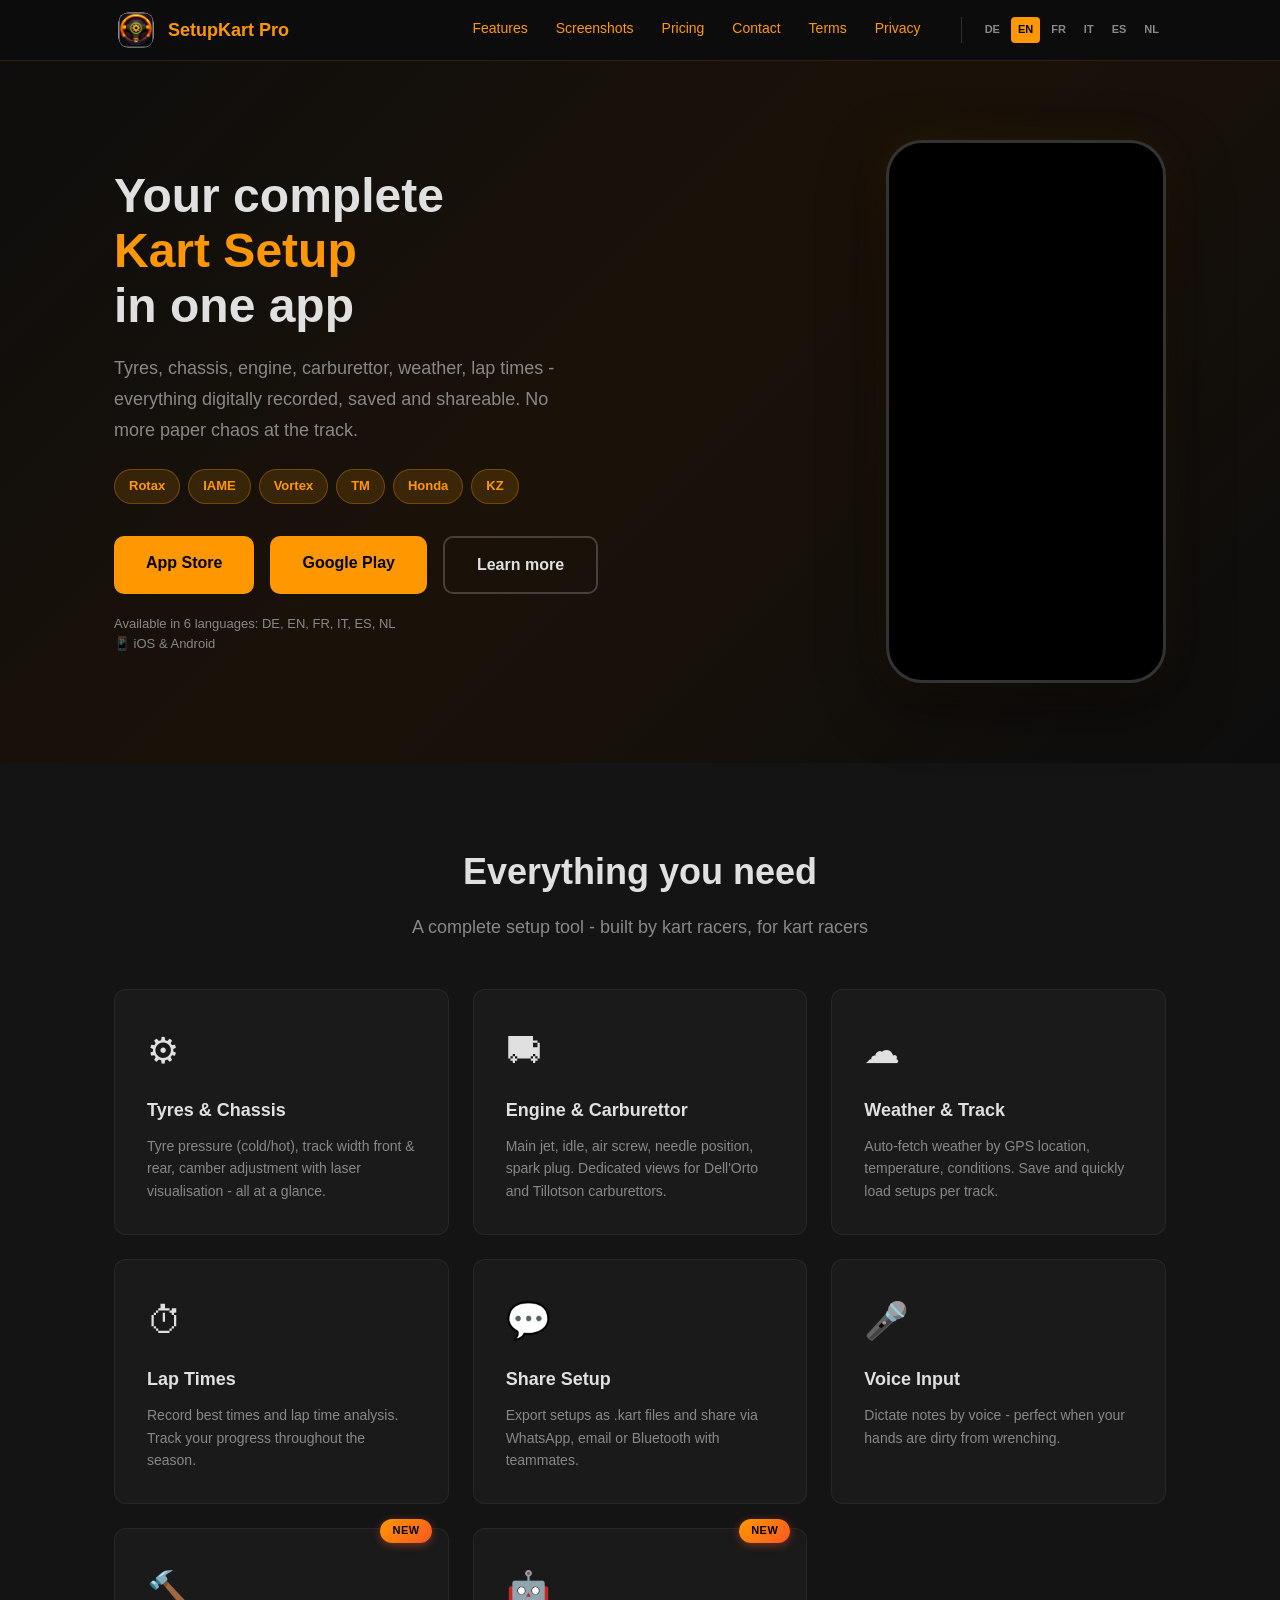
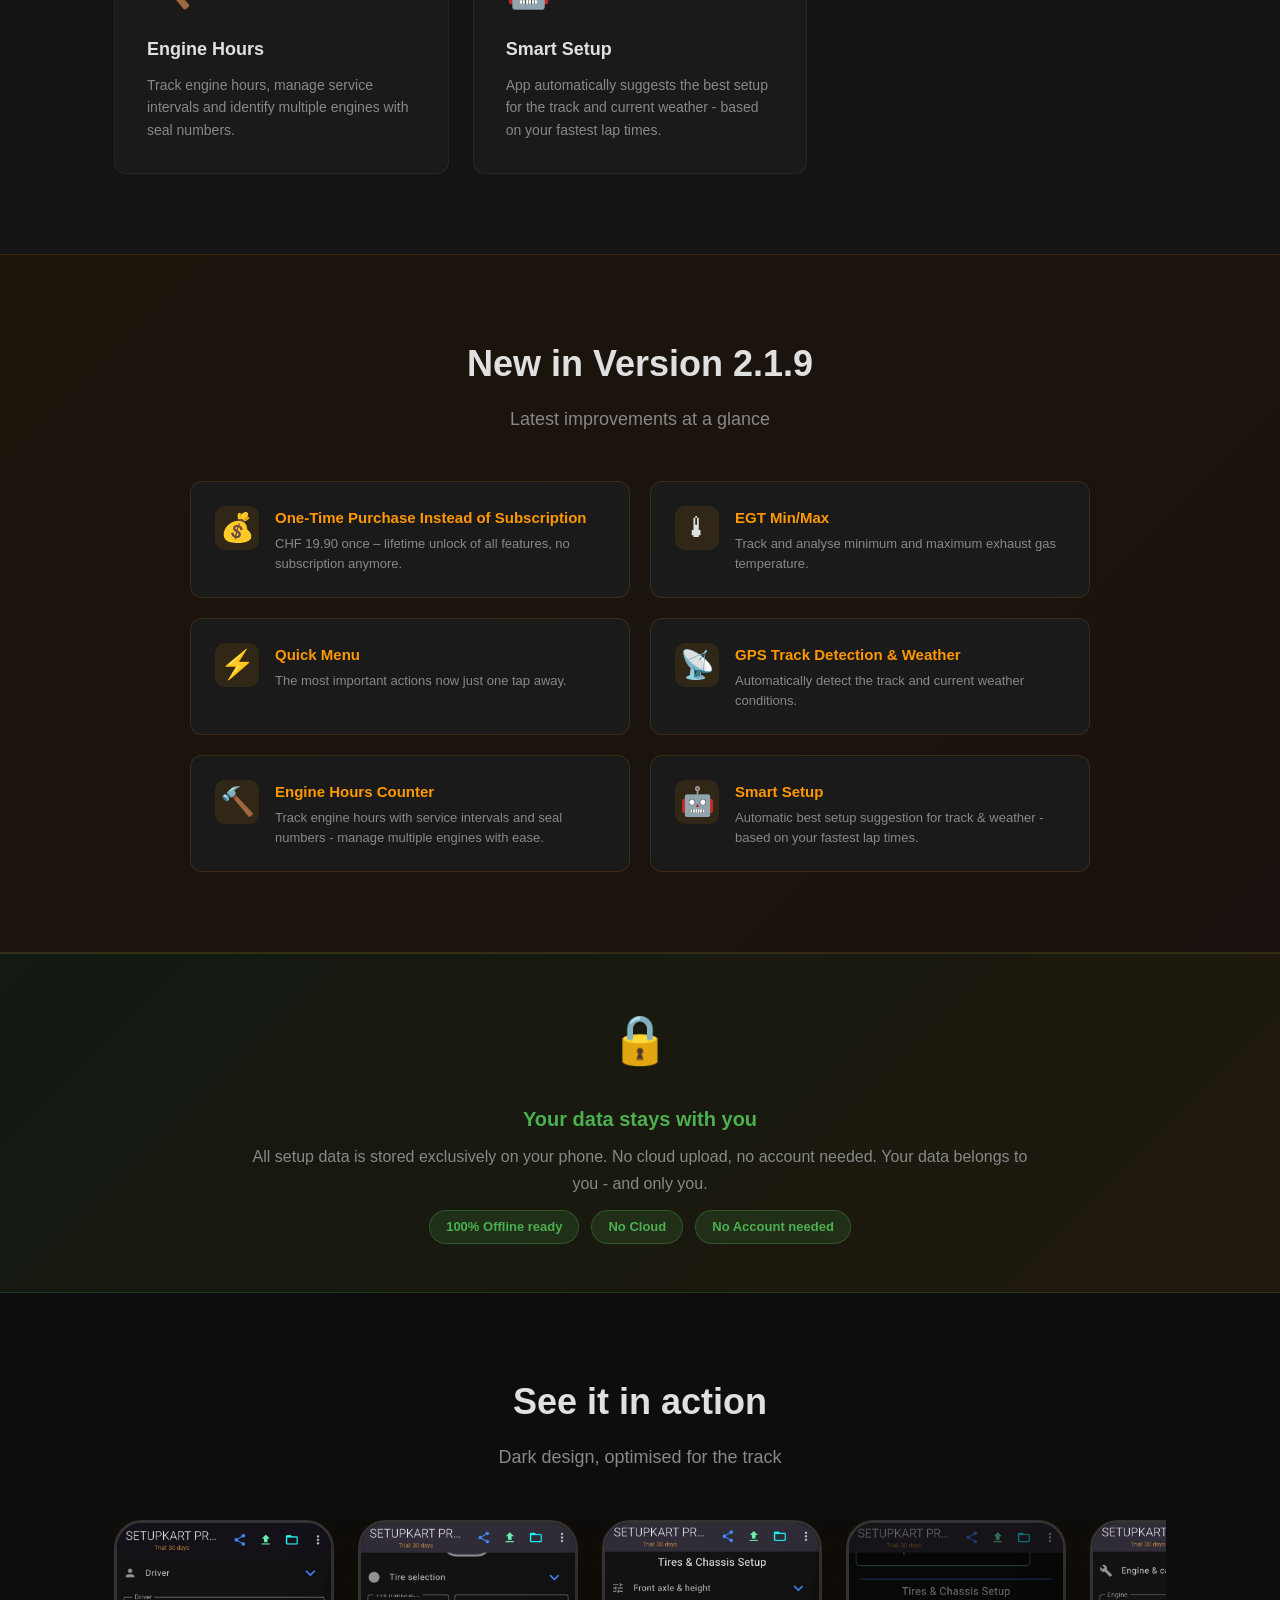
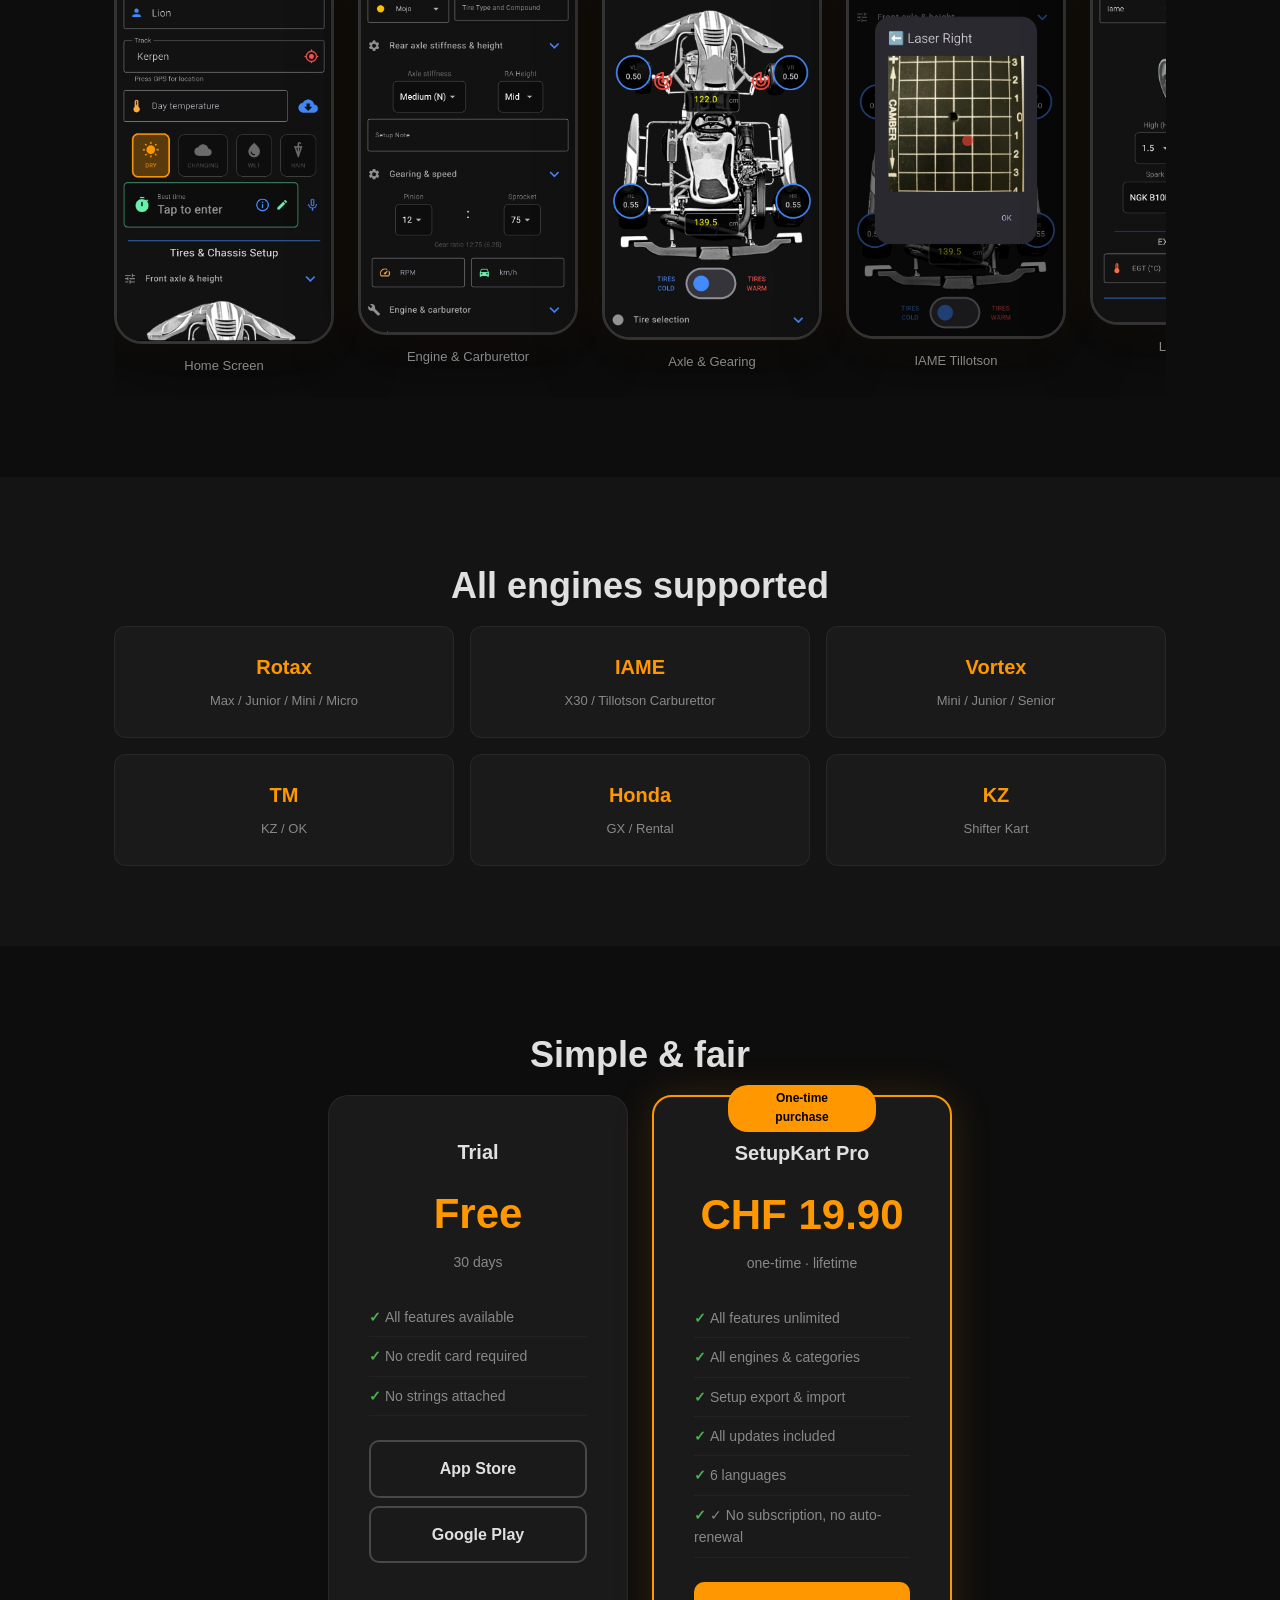
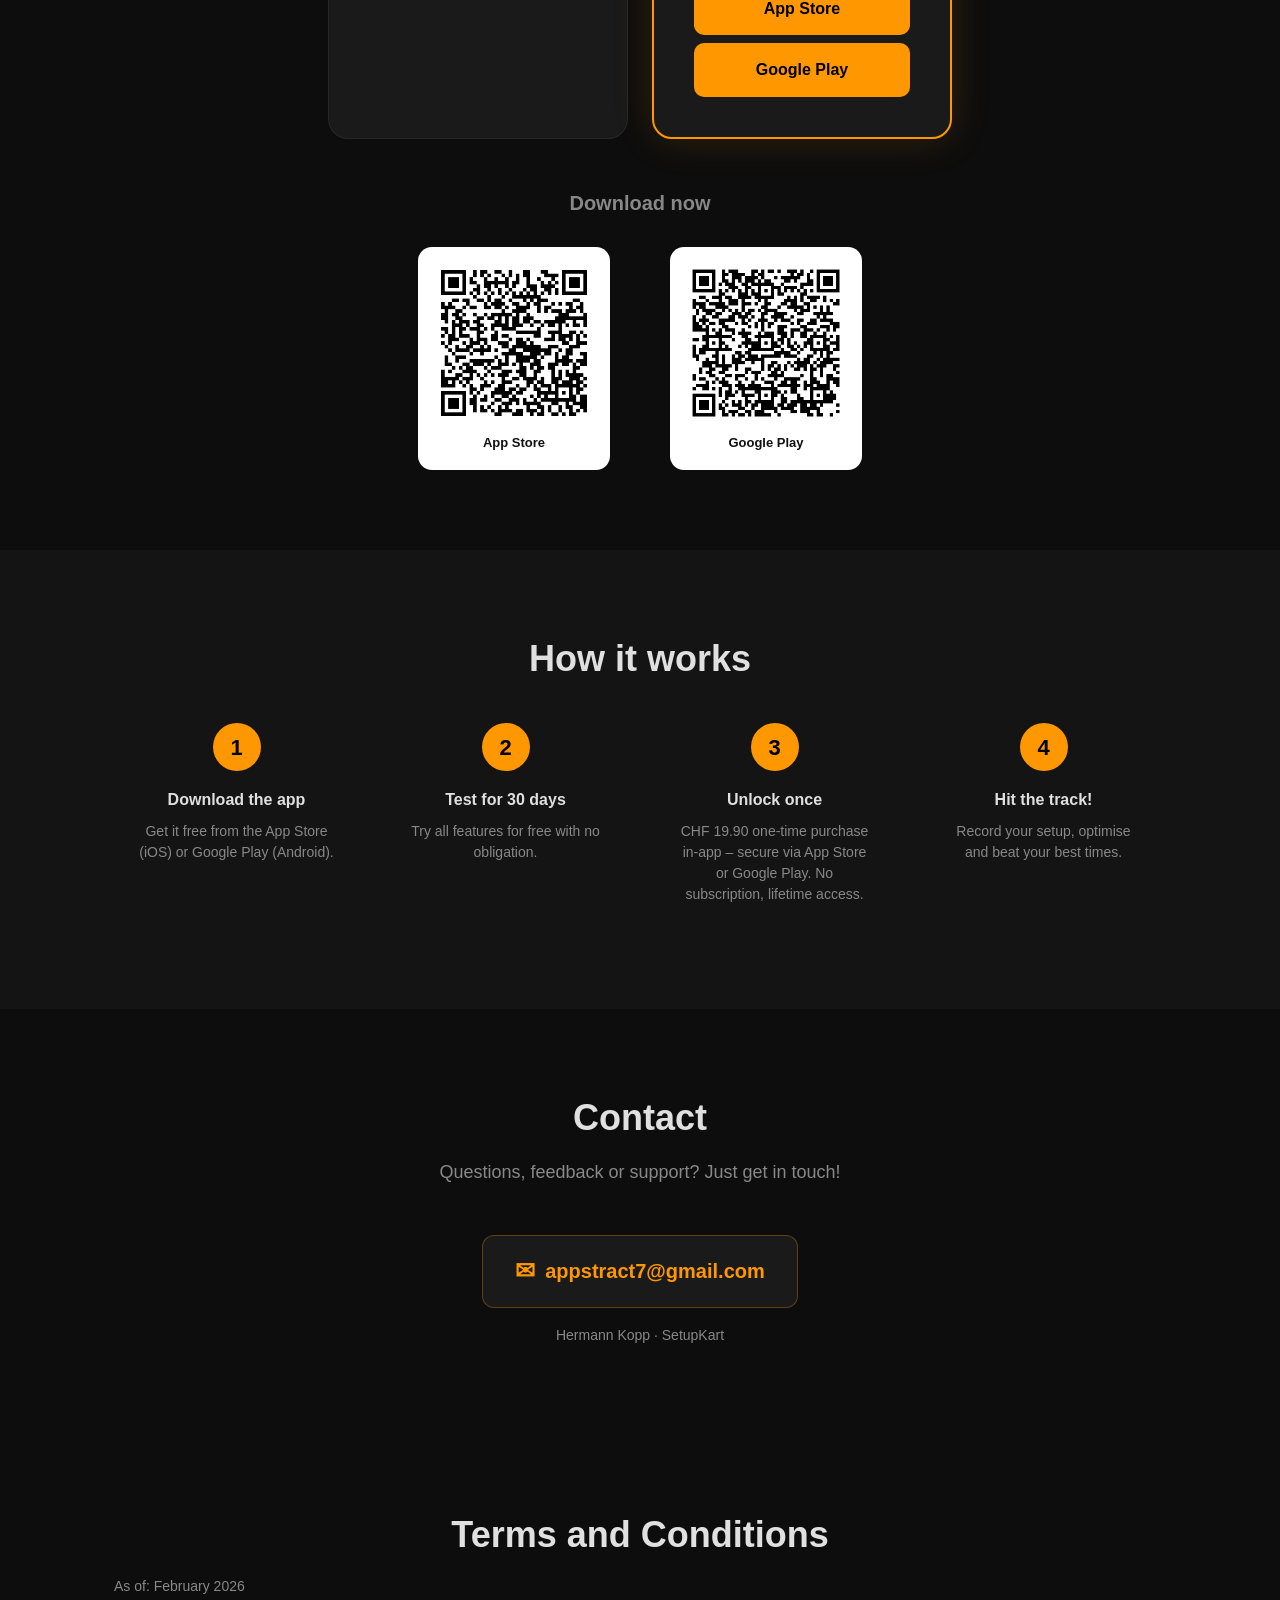
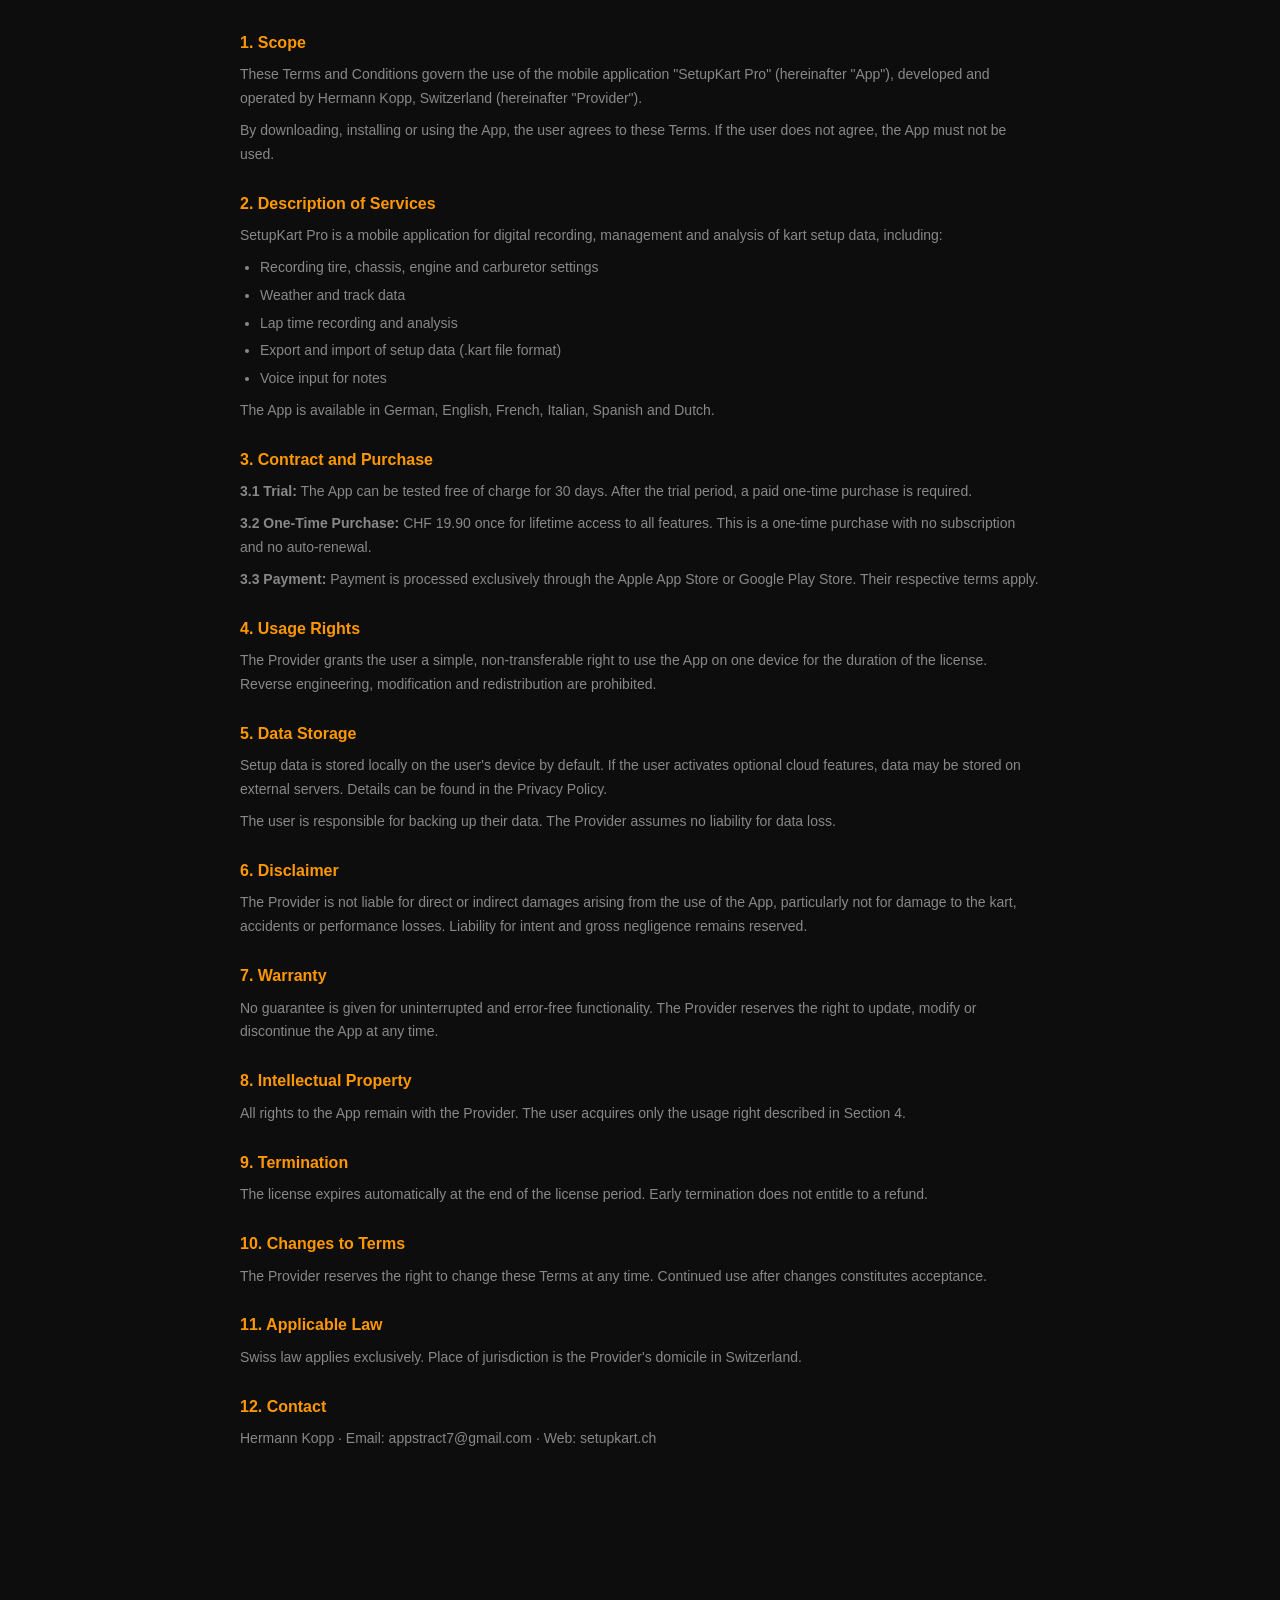
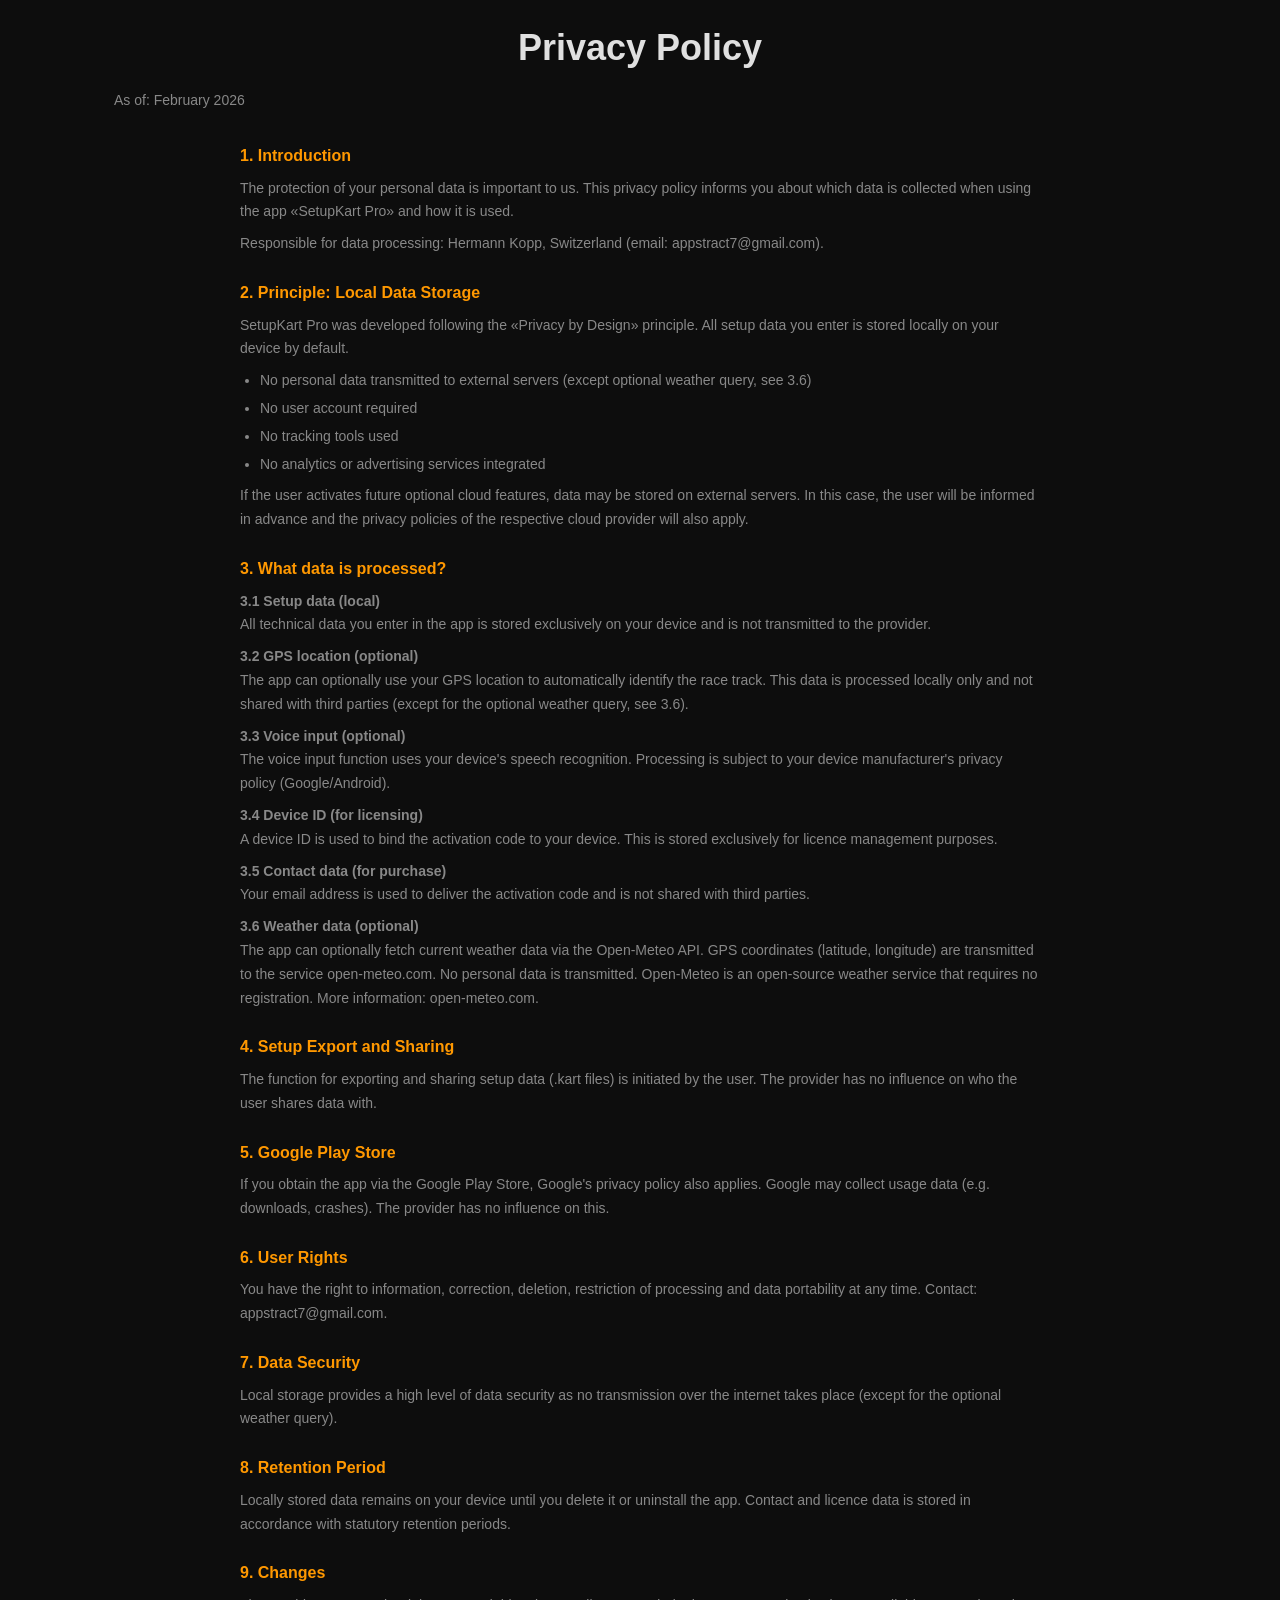
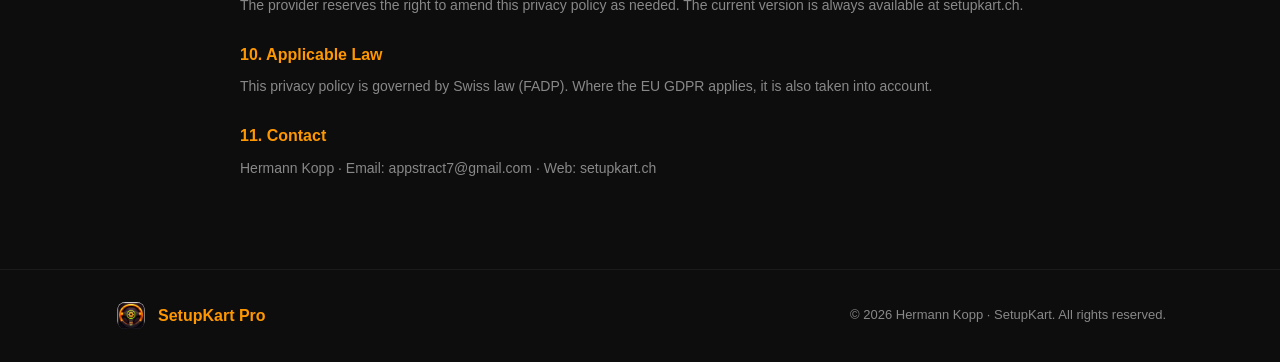
<file: index.html>
<!DOCTYPE html>
<html lang="de">
<head>
    <meta charset="UTF-8">
    <meta name="viewport" content="width=device-width, initial-scale=1.0">
    <title>SetupKart Pro - Dein digitales Kart-Setup</title>
    <meta name="google-site-verification" content="QMnxvwdwQF9185BdcjcixT-LjUzBhshWIW5i6Z3Lq0k" />
    <meta name="description" content="SetupKart Pro - Die professionelle App für Kart-Setup-Management. Reifen, Chassis, Motor, Vergaser - alles an einem Ort. Für Rotax, IAME, Vortex, TM und mehr.">
    <link rel="icon" type="image/png" href="app-icon.png">
    <script>
      (function() {
        var lang = (navigator.language || navigator.userLanguage || 'de').toLowerCase().substring(0, 2);
        var map = { en: 'en.html', fr: 'fr.html', it: 'it.html', es: 'es.html', nl: 'nl.html' };
        if (map[lang]) window.location.replace(map[lang]);
      })();
    </script>
    <link rel="stylesheet" href="style.css?v=3">
    <script async src="https://www.googletagmanager.com/gtag/js?id=G-S8B4YJMVKM"></script>
    <script>window.dataLayer=window.dataLayer||[];function gtag(){dataLayer.push(arguments);}gtag('js',new Date());gtag('config','G-S8B4YJMVKM');</script>
</head>
<body>

<!-- ═══════════════════════════════════════ -->
<!-- NAVIGATION -->
<!-- ═══════════════════════════════════════ -->
<nav class="navbar">
    <div class="container nav-content">
        <div class="nav-brand">
            <img src="app-icon.png" alt="SetupKart Pro" class="nav-icon">
            <span>SetupKart Pro</span>
        </div>
        <div class="mobile-lang-switcher">
            <a href="index.html" class="lang-active">DE</a><a href="en.html">EN</a><a href="fr.html">FR</a><a href="it.html">IT</a><a href="es.html">ES</a><a href="nl.html">NL</a>
        </div>
        <div class="nav-links">
            <a href="#features">Features</a>
            <a href="#screenshots">Screenshots</a>
            <a href="#preis">Preis</a>
            <a href="#kontakt">Kontakt</a>
            <a href="#agb">AGB</a>
            <a href="#datenschutz">Datenschutz</a>
            <div class="lang-switcher">
                <a href="index.html" class="lang-active">DE</a>
                <a href="en.html">EN</a>
                <a href="fr.html">FR</a>
                <a href="it.html">IT</a>
                <a href="es.html">ES</a>
                <a href="nl.html">NL</a>
            </div>
        </div>
    </div>
</nav>

<!-- ═══════════════════════════════════════ -->
<!-- HERO -->
<!-- ═══════════════════════════════════════ -->
<section class="hero">
    <div class="container hero-content">
        <div class="hero-text">
            <h1>Dein komplettes<br><span class="highlight">Kart-Setup</span><br>in einer App</h1>
            <p class="hero-subtitle">
                Reifen, Chassis, Motor, Vergaser, Wetter, Rundenzeiten -
                alles digital erfasst, gespeichert und teilbar.
                Nie wieder Zettelwirtschaft an der Rennstrecke.
            </p>
            <div class="hero-badges">
                <span class="badge">Rotax</span>
                <span class="badge">IAME</span>
                <span class="badge">Vortex</span>
                <span class="badge">TM</span>
                <span class="badge">Honda</span>
                <span class="badge">KZ</span>
            </div>
            <div class="hero-buttons">
                <a href="https://apps.apple.com/app/setupkart-pro/id6761076873" class="btn btn-primary" target="_blank">App Store</a>
                <a href="https://play.google.com/store/apps/details?id=com.kartsetup.pro" class="btn btn-primary" target="_blank">Google Play</a>
                <a href="#features" class="btn btn-outline">Mehr erfahren</a>
            </div>
            <p class="hero-languages">Verfügbar in 6 Sprachen: DE, EN, FR, IT, ES, NL</p>
            <p class="hero-languages">&#128241; iOS &amp; Android</p>
        </div>
        <div class="hero-phone">
            <div class="phone-frame hero-slideshow">
                <img class="hero-slide" style="animation-delay:0s" src="screenshots/de/hero.jpg" alt="SetupKart Pro – Übersicht">
                <img class="hero-slide" style="animation-delay:4s" src="screenshots/de/chassis.jpg" alt="SetupKart Pro – Chassis-Daten eintragen">
                <img class="hero-slide" style="animation-delay:8s" src="screenshots/de/motor.jpg" alt="SetupKart Pro – Motor-Daten eintragen">
                <img class="hero-slide" style="animation-delay:12s" src="screenshots/de/notizen.jpg" alt="SetupKart Pro – Notizen">
            </div>
        </div>
    </div>
</section>

<!-- ═══════════════════════════════════════ -->
<!-- FEATURES -->
<!-- ═══════════════════════════════════════ -->
<section id="features" class="features">
    <div class="container">
        <h2 class="section-title">Alles was du brauchst</h2>
        <p class="section-subtitle">Ein komplettes Setup-Tool - entwickelt von Kartfahrern, für Kartfahrer</p>

        <div class="feature-grid">
            <div class="feature-card">
                <div class="feature-icon">&#9881;</div>
                <h3>Reifen & Chassis</h3>
                <p>Reifendruck (kalt/warm), Spurbreite vorne &amp; hinten, Sturzeinstellung mit Laser-Visualisierung - alles auf einen Blick.</p>
            </div>
            <div class="feature-card">
                <div class="feature-icon">&#9951;</div>
                <h3>Motor & Vergaser</h3>
                <p>Hauptdüse, Standgas, Luftschraube, Nadelposition, Zündkerze. Eigene Ansichten für Dell'Orto und Tilotson Vergaser.</p>
            </div>
            <div class="feature-card">
                <div class="feature-icon">&#9729;</div>
                <h3>Wetter & Strecke</h3>
                <p>Wetter automatisch per GPS abrufen, Temperatur, Bedingungen. Setup pro Strecke speichern und schnell laden.</p>
            </div>
            <div class="feature-card">
                <div class="feature-icon">&#9201;</div>
                <h3>Rundenzeiten</h3>
                <p>Bestzeiten erfassen und Rundenzeiten-Analyse. Fortschritt über die Saison verfolgen.</p>
            </div>
            <div class="feature-card">
                <div class="feature-icon">&#128172;</div>
                <h3>Setup teilen</h3>
                <p>Setup als .kart-Datei exportieren und per WhatsApp, Email oder Bluetooth mit Teamkollegen teilen.</p>
            </div>
            <div class="feature-card">
                <div class="feature-icon">&#127908;</div>
                <h3>Spracheingabe</h3>
                <p>Notizen per Sprache diktieren - perfekt wenn die Hände vom Schrauben schmutzig sind.</p>
            </div>
            <div class="feature-card">
                <span class="new-badge">NEU</span>
                <div class="feature-icon">&#128296;</div>
                <h3>Motorstunden</h3>
                <p>Motorstunden erfassen, Serviceintervalle verwalten und mehrere Motoren mit Plombennummer unterscheiden.</p>
            </div>
            <div class="feature-card">
                <span class="new-badge">NEU</span>
                <div class="feature-icon">&#129302;</div>
                <h3>Smart Setup</h3>
                <p>App schlägt automatisch das beste Setup für Strecke und aktuelle Wetterbedingungen vor - basierend auf deinen schnellsten Rundenzeiten.</p>
            </div>
        </div>
    </div>
</section>

<!-- ═══════════════════════════════════════ -->
<!-- WAS IST NEU -->
<!-- ═══════════════════════════════════════ -->
<section class="whats-new">
    <div class="container">
        <h2 class="section-title">Neu in Version 2.1.9</h2>
        <p class="section-subtitle">Die neuesten Verbesserungen auf einen Blick</p>

        <div class="whats-new-grid">
            <div class="whats-new-item">
                <div class="whats-new-icon">&#128176;</div>
                <div>
                    <h4>Einmalkauf statt Abo</h4>
                    <p>CHF 19.90 einmalig &ndash; lebenslange Freischaltung aller Funktionen, kein Abo mehr.</p>
                </div>
            </div>
            <div class="whats-new-item">
                <div class="whats-new-icon">&#127777;</div>
                <div>
                    <h4>EGT Min/Max</h4>
                    <p>Minimal- und Maximalwerte der Abgastemperatur erfassen und auswerten.</p>
                </div>
            </div>
            <div class="whats-new-item">
                <div class="whats-new-icon">&#9889;</div>
                <div>
                    <h4>Schnellmen&uuml;</h4>
                    <p>Die wichtigsten Aktionen jetzt mit einem Tipp erreichbar.</p>
                </div>
            </div>
            <div class="whats-new-item">
                <div class="whats-new-icon">&#128225;</div>
                <div>
                    <h4>GPS-Streckenerkennung &amp; Wetter</h4>
                    <p>Strecke und aktuelle Wetterbedingungen automatisch erkennen lassen.</p>
                </div>
            </div>
            <div class="whats-new-item">
                <div class="whats-new-icon">&#128296;</div>
                <div>
                    <h4>Motorstunden-Z&auml;hler</h4>
                    <p>Mehrere Motoren mit eigenen Serviceintervallen verwalten. Plomben- und Motornummer zur eindeutigen Identifikation.</p>
                </div>
            </div>
            <div class="whats-new-item">
                <div class="whats-new-icon">&#129302;</div>
                <div>
                    <h4>Smart Setup</h4>
                    <p>Die App sucht automatisch das beste gespeicherte Setup f&uuml;r die eingegebene Strecke und das aktuelle Wetter - basierend auf deinen schnellsten Zeiten.</p>
                </div>
            </div>
        </div>
    </div>
</section>

<!-- ═══════════════════════════════════════ -->
<!-- PRIVACY INFO -->
<!-- ═══════════════════════════════════════ -->
<section class="privacy-banner">
    <div class="container">
        <div class="privacy-content">
            <div class="privacy-icon">&#128274;</div>
            <div>
                <h3>Deine Daten bleiben bei dir</h3>
                <p>Alle Setup-Daten werden ausschliesslich lokal auf deinem Handy gespeichert. Kein Cloud-Upload, kein Account nötig. Deine Daten gehören dir - und nur dir.</p>
                <div class="privacy-badges">
                    <span class="privacy-badge">100% Offline nutzbar</span>
                    <span class="privacy-badge">Keine Cloud</span>
                    <span class="privacy-badge">Kein Account nötig</span>
                </div>
            </div>
        </div>
    </div>
</section>

<!-- ═══════════════════════════════════════ -->
<!-- SCREENSHOTS -->
<!-- ═══════════════════════════════════════ -->
<section id="screenshots" class="screenshots-section">
    <div class="container">
        <h2 class="section-title">So sieht es aus</h2>
        <p class="section-subtitle">Dunkles Design, optimiert für die Rennstrecke</p>

        <div class="screenshot-gallery">
            <div class="screenshot-item">
                <div class="phone-frame small">
                    <img src="screenshots/de/hero.jpg" alt="Hauptseite – Fahrer & Wetter">
                </div>
                <span class="screenshot-label">Hauptseite</span>
            </div>
            <div class="screenshot-item">
                <div class="phone-frame small">
                    <img src="screenshots/de/motor.jpg" alt="Motor & Vergaser">
                </div>
                <span class="screenshot-label">Motor & Vergaser</span>
            </div>
            <div class="screenshot-item">
                <div class="phone-frame small">
                    <img src="screenshots/de/achse.jpg" alt="Vorderachse & Übersetzung">
                </div>
                <span class="screenshot-label">Achse & Übersetzung</span>
            </div>
            <div class="screenshot-item">
                <div class="phone-frame small">
                    <img src="screenshots/de/tilotson.jpg" alt="IAME Tilotson Vergaser">
                </div>
                <span class="screenshot-label">IAME Tilotson</span>
            </div>
            <div class="screenshot-item">
                <div class="phone-frame small">
                    <img src="screenshots/de/laser.jpg" alt="Laser Sturzeinstellung">
                </div>
                <span class="screenshot-label">Laser-Sturz</span>
            </div>
            <div class="screenshot-item">
                <div class="phone-frame small">
                    <img src="screenshots/de/notizen.jpg" alt="Setup-Notizen & Speichern">
                </div>
                <span class="screenshot-label">Notizen & Speichern</span>
            </div>
            <div class="screenshot-item">
                <div class="phone-frame small">
                    <img src="screenshots/de/caster.jpg" alt="Vorderachse & Nachlauf">
                </div>
                <span class="screenshot-label">Vorderachse</span>
            </div>
        </div>
    </div>
</section>

<!-- ═══════════════════════════════════════ -->
<!-- MOTOREN -->
<!-- ═══════════════════════════════════════ -->
<section class="engines">
    <div class="container">
        <h2 class="section-title">Alle Motoren unterstützt</h2>
        <div class="engine-grid">
            <div class="engine-card">
                <strong>Rotax</strong>
                <span>Max / Junior / Mini / Micro</span>
            </div>
            <div class="engine-card">
                <strong>IAME</strong>
                <span>X30 / Tilotson Vergaser</span>
            </div>
            <div class="engine-card">
                <strong>Vortex</strong>
                <span>Mini / Junior / Senior</span>
            </div>
            <div class="engine-card">
                <strong>TM</strong>
                <span>KZ / OK</span>
            </div>
            <div class="engine-card">
                <strong>Honda</strong>
                <span>GX / Rental</span>
            </div>
            <div class="engine-card">
                <strong>KZ</strong>
                <span>Schalterkart</span>
            </div>
        </div>
    </div>
</section>

<!-- ═══════════════════════════════════════ -->
<!-- PREIS -->
<!-- ═══════════════════════════════════════ -->
<section id="preis" class="pricing">
    <div class="container">
        <h2 class="section-title">Einfach & fair</h2>

        <div class="pricing-cards">
            <div class="price-card">
                <h3>Testphase</h3>
                <div class="price">Gratis</div>
                <p class="price-period">30 Tage</p>
                <ul>
                    <li>Alle Features verfügbar</li>
                    <li>Keine Kreditkarte nötig</li>
                    <li>Unverbindlich testen</li>
                </ul>
                <a href="https://apps.apple.com/app/setupkart-pro/id6761076873" class="btn btn-outline" target="_blank">App Store</a>
                <a href="https://play.google.com/store/apps/details?id=com.kartsetup.pro" class="btn btn-outline" target="_blank" style="margin-top:8px;">Google Play</a>
            </div>
            <div class="price-card featured">
                <div class="price-badge">Einmalkauf</div>
                <h3>SetupKart Pro</h3>
                <div class="price">CHF 19.90</div>
                <p class="price-period">einmalig &middot; lebenslang</p>
                <ul>
                    <li>Alle Features unbegrenzt</li>
                    <li>Alle Motoren &amp; Kategorien</li>
                    <li>Setup-Export &amp; Import</li>
                    <li>Alle Updates inklusive</li>
                    <li>6 Sprachen</li>
                    <li>&#10003; Kein Abo, keine automatische Verl&auml;ngerung</li>
                </ul>
                <a href="https://apps.apple.com/app/setupkart-pro/id6761076873" class="btn btn-primary" target="_blank">App Store</a>
                <a href="https://play.google.com/store/apps/details?id=com.kartsetup.pro" class="btn btn-primary" target="_blank" style="margin-top:8px;">Google Play</a>
            </div>
        </div>

        <div class="store-download">
            <h3>Jetzt herunterladen</h3>
            <div class="qr-row">
                <a href="https://apps.apple.com/app/setupkart-pro/id6761076873" target="_blank">
                    <div class="qr-box"><img src="qr_appstore.png" alt="App Store QR"><p>App Store</p></div>
                </a>
                <a href="https://play.google.com/store/apps/details?id=com.kartsetup.pro" target="_blank">
                    <div class="qr-box"><img src="qr_playstore.png" alt="Google Play QR"><p>Google Play</p></div>
                </a>
            </div>
        </div>
    </div>
</section>

<!-- ═══════════════════════════════════════ -->
<!-- SO GEHTS -->
<!-- ═══════════════════════════════════════ -->
<section class="how-it-works">
    <div class="container">
        <h2 class="section-title">So einfach gehts</h2>
        <div class="steps">
            <div class="step">
                <div class="step-number">1</div>
                <h3>App herunterladen</h3>
                <p>Im App Store (iOS) oder Google Play (Android) kostenlos herunterladen.</p>
            </div>
            <div class="step">
                <div class="step-number">2</div>
                <h3>30 Tage testen</h3>
                <p>Alle Features gratis und unverbindlich ausprobieren – kein Abo nötig.</p>
            </div>
            <div class="step">
                <div class="step-number">3</div>
                <h3>Einmalig freischalten</h3>
                <p>CHF 19.90 einmalig in der App kaufen – sicher über App Store oder Google Play. Kein Abo, lebenslang gültig.</p>
            </div>
            <div class="step">
                <div class="step-number">4</div>
                <h3>Losfahren!</h3>
                <p>Setup erfassen, optimieren und Bestzeiten knacken.</p>
            </div>
        </div>
    </div>
</section>

<!-- ═══════════════════════════════════════ -->
<!-- KONTAKT -->
<!-- ═══════════════════════════════════════ -->
<section id="kontakt" class="contact">
    <div class="container">
        <h2 class="section-title">Kontakt</h2>
        <p class="section-subtitle">Fragen, Feedback oder Support? Meld dich einfach!</p>

        <div class="contact-info">
            <a href="mailto:appstract7@gmail.com" class="contact-item">
                <span class="contact-icon">&#9993;</span>
                <span>appstract7@gmail.com</span>
            </a>
        </div>
        <p class="contact-name">Hermann Kopp &middot; SetupKart</p>
    </div>
</section>

<!-- ═══════════════════════════════════════ -->
<!-- AGB -->
<!-- ═══════════════════════════════════════ -->
<section id="agb" class="agb">
    <div class="container">
        <h2 class="section-title">Allgemeine Geschäftsbedingungen (AGB)</h2>
        <p class="agb-stand">Stand: Februar 2026</p>

        <div class="agb-content">
            <h3>1. Geltungsbereich</h3>
            <p>Diese AGB regeln die Nutzung der mobilen Applikation «SetupKart Pro» (nachfolgend «App»), die von Hermann Kopp, Schweiz (nachfolgend «Anbieter») entwickelt und betrieben wird.</p>
            <p>Mit dem Herunterladen, der Installation oder der Nutzung der App erklärt sich der Nutzer mit diesen AGB einverstanden. Ist der Nutzer mit den AGB nicht einverstanden, darf die App nicht genutzt werden.</p>

            <h3>2. Leistungsbeschreibung</h3>
            <p>SetupKart Pro ist eine mobile Applikation zur digitalen Erfassung, Verwaltung und Analyse von Kart-Setup-Daten. Die App umfasst insbesondere:</p>
            <ul>
                <li>Erfassung von Reifen-, Chassis-, Motor- und Vergasereinstellungen</li>
                <li>Wetter- und Streckendaten</li>
                <li>Rundenzeiten-Erfassung und -Analyse</li>
                <li>Export und Import von Setup-Daten (.kart-Dateiformat)</li>
                <li>Spracheingabe für Notizen</li>
            </ul>
            <p>Die App wird in den Sprachen Deutsch, Englisch, Französisch, Italienisch, Spanisch und Niederländisch angeboten.</p>

            <h3>3. Vertragsschluss und Kauf</h3>
            <p><strong>3.1 Testphase:</strong> Die App kann während 30 Tagen kostenlos und unverbindlich getestet werden. Nach Ablauf der Testphase ist ein kostenpflichtiger Einmalkauf erforderlich.</p>
            <p><strong>3.2 Einmalkauf:</strong> CHF 19.90 einmalig für die lebenslange Freischaltung aller Funktionen. Es handelt sich um einen Einmalkauf ohne Abonnement und ohne automatische Verlängerung.</p>
            <p><strong>3.3 Zahlungsbedingungen:</strong> Die Zahlung erfolgt ausschliesslich über den Apple App Store oder Google Play Store. Die Zahlungsbedingungen von Apple bzw. Google gelten.</p>

            <h3>4. Nutzungsrechte</h3>
            <p>Der Anbieter gewährt dem Nutzer ein einfaches, nicht übertragbares Recht zur Nutzung der App auf einem Gerät für die Dauer der erworbenen Lizenz. Reverse Engineering, Modifikation und Weitergabe sind untersagt.</p>

            <h3>5. Datenspeicherung</h3>
            <p>Setup-Daten werden standardmässig lokal auf dem Gerät des Nutzers gespeichert. Sofern der Nutzer optionale Cloud-Funktionen aktiviert, können Daten auf externen Servern gespeichert werden. Details hierzu finden sich in der Datenschutzerklärung.</p>
            <p>Der Nutzer ist selbst für die Sicherung seiner Daten verantwortlich. Der Anbieter übernimmt keine Haftung für Datenverlust.</p>

            <h3>6. Haftungsausschluss</h3>
            <p>Der Anbieter haftet nicht für direkte oder indirekte Schäden, die aus der Nutzung der App entstehen, insbesondere nicht für Schäden am Kart, Unfälle oder Leistungseinbussen. Die Haftung für Vorsatz und grobe Fahrlässigkeit bleibt vorbehalten.</p>

            <h3>7. Gewährleistung</h3>
            <p>Eine Garantie für ununterbrochene und fehlerfreie Funktionsfähigkeit wird nicht übernommen. Der Anbieter behält sich das Recht vor, die App jederzeit zu aktualisieren, zu ändern oder einzustellen.</p>

            <h3>8. Geistiges Eigentum</h3>
            <p>Alle Rechte an der App verbleiben beim Anbieter. Der Nutzer erwirbt ausschliesslich das in Ziffer 4 beschriebene Nutzungsrecht.</p>

            <h3>9. Kündigung</h3>
            <p>Die Lizenz endet automatisch nach Ablauf des Lizenzzeitraums. Eine vorzeitige Kündigung begründet keinen Anspruch auf Rückerstattung.</p>

            <h3>10. Änderungen der AGB</h3>
            <p>Der Anbieter behält sich vor, diese AGB jederzeit zu ändern. Die weitere Nutzung nach Änderung gilt als Zustimmung.</p>

            <h3>11. Anwendbares Recht</h3>
            <p>Es gilt ausschliesslich Schweizer Recht. Gerichtsstand ist der Wohnsitz des Anbieters in der Schweiz.</p>

            <h3>12. Kontakt</h3>
            <p>Hermann Kopp · E-Mail: appstract7@gmail.com · Web: setupkart.ch</p>
        </div>
    </div>
</section>

<!-- ═══════════════════════════════════════ -->
<!-- DATENSCHUTZ -->
<!-- ═══════════════════════════════════════ -->
<section id="datenschutz" class="agb">
    <div class="container">
        <h2 class="section-title">Datenschutzerkl&auml;rung</h2>
        <p class="agb-stand">Stand: Februar 2026</p>
        <div class="agb-content">
            <h3>1. Einleitung</h3>
            <p>Der Schutz Ihrer pers&ouml;nlichen Daten ist uns ein wichtiges Anliegen. Diese Datenschutzerkl&auml;rung informiert Sie dar&uuml;ber, welche Daten bei der Nutzung der App &laquo;SetupKart Pro&raquo; erhoben werden und wie diese verwendet werden.</p>
            <p>Verantwortlich f&uuml;r die Datenverarbeitung ist Hermann Kopp, Schweiz (E-Mail: appstract7@gmail.com).</p>

            <h3>2. Grundsatz: Lokale Datenspeicherung</h3>
            <p>SetupKart Pro wurde nach dem Prinzip &laquo;Privacy by Design&raquo; entwickelt. Alle von Ihnen eingegebenen Setup-Daten werden standardm&auml;ssig lokal auf Ihrem Ger&auml;t gespeichert.</p>
            <ul>
                <li>Keine pers&ouml;nlichen Daten auf externe Server &uuml;bertragen (ausgenommen optionale Wetter-Abfrage, siehe 3.6)</li>
                <li>Kein Benutzerkonto ben&ouml;tigt</li>
                <li>Keine Tracking-Tools eingesetzt</li>
                <li>Keine Analyse- oder Werbedienste integriert</li>
            </ul>
            <p>Sofern der Nutzer zuk&uuml;nftige optionale Cloud-Funktionen aktiviert, k&ouml;nnen Daten auf externen Servern gespeichert werden. In diesem Fall wird der Nutzer vorab informiert und es gelten zus&auml;tzlich die Datenschutzbestimmungen des jeweiligen Cloud-Anbieters.</p>

            <h3>3. Welche Daten werden verarbeitet?</h3>
            <p><strong>3.1 Setup-Daten (lokal)</strong><br>Alle technischen Daten, die Sie in der App erfassen, werden ausschliesslich lokal auf Ihrem Ger&auml;t gespeichert und nicht an den Anbieter &uuml;bermittelt.</p>
            <p><strong>3.2 GPS-Standort (optional)</strong><br>Die App kann optional Ihren GPS-Standort verwenden, um die Rennstrecke automatisch zu erkennen. Diese Daten werden ausschliesslich lokal verarbeitet und nicht an Dritte &uuml;bermittelt (ausgenommen die optionale Wetter-Abfrage, siehe 3.6).</p>
            <p><strong>3.3 Spracheingabe (optional)</strong><br>Die Spracheingabefunktion nutzt die Spracherkennung Ihres Ger&auml;ts. Die Verarbeitung erfolgt gem&auml;ss den Datenschutzbestimmungen Ihres Ger&auml;teherstellers (Google/Android).</p>
            <p><strong>3.4 In-App-K&auml;ufe</strong><br>Der Einmalkauf (CHF 19.90, lebenslange Freischaltung, kein Abo) wird ausschliesslich &uuml;ber den Apple App Store oder Google Play Store abgewickelt. Der Anbieter hat keinen Zugriff auf Ihre Zahlungsdaten. Es gelten die Datenschutzbestimmungen von Apple bzw. Google.</p>
            <p><strong>3.6 Wetterdaten (optional)</strong><br>Die App kann auf Wunsch des Nutzers aktuelle Wetterdaten &uuml;ber die Open-Meteo API abrufen. Dabei werden die GPS-Koordinaten (Breitengrad, L&auml;ngengrad) an den Dienst open-meteo.com &uuml;bermittelt. Es werden keine pers&ouml;nlichen Daten &uuml;bertragen. Open-Meteo ist ein Open-Source-Wetterdienst, der keine Registrierung erfordert. Weitere Informationen: open-meteo.com.</p>

            <h3>4. Setup-Export und -Teilen</h3>
            <p>Die Funktion zum Exportieren und Teilen von Setup-Daten (.kart-Dateien) wird vom Nutzer selbst initiiert. Der Anbieter hat keinen Einfluss darauf, an wen der Nutzer seine Daten weitergibt.</p>

            <h3>5. App Store &amp; Google Play</h3>
            <p>Wenn Sie die App &uuml;ber den Apple App Store oder Google Play Store beziehen, gelten zus&auml;tzlich die jeweiligen Datenschutzbestimmungen von Apple bzw. Google. Diese Anbieter k&ouml;nnen Nutzungsdaten erheben (z.B. Downloads, Abst&uuml;rze). Der Anbieter hat hierauf keinen Einfluss.</p>

            <h3>6. Rechte der Nutzer</h3>
            <p>Sie haben jederzeit das Recht auf Auskunft, Berichtigung, L&ouml;schung, Einschr&auml;nkung der Verarbeitung und Datenportabilit&auml;t. Kontakt: appstract7@gmail.com.</p>

            <h3>7. Datensicherheit</h3>
            <p>Die lokale Speicherung bietet ein hohes Mass an Datensicherheit, da keine &Uuml;bertragung &uuml;ber das Internet stattfindet (mit Ausnahme der optionalen Wetterabfrage).</p>

            <h3>8. Aufbewahrungsdauer</h3>
            <p>Lokal gespeicherte Daten verbleiben auf Ihrem Ger&auml;t, bis Sie diese l&ouml;schen oder die App deinstallieren. Kontakt- und Lizenzdaten werden gem&auml;ss den gesetzlichen Aufbewahrungsfristen gespeichert.</p>

            <h3>9. &Auml;nderungen</h3>
            <p>Der Anbieter beh&auml;lt sich vor, diese Datenschutzerkl&auml;rung bei Bedarf anzupassen. Die aktuelle Version ist stets unter setupkart.ch abrufbar.</p>

            <h3>10. Anwendbares Recht</h3>
            <p>Diese Datenschutzerkl&auml;rung unterliegt Schweizer Recht (DSG). Soweit die DSGVO der EU anwendbar ist, wird diese ebenfalls ber&uuml;cksichtigt.</p>

            <h3>11. Kontakt</h3>
            <p>Hermann Kopp &middot; E-Mail: appstract7@gmail.com &middot; Web: setupkart.ch</p>
        </div>
    </div>
</section>

<!-- ═══════════════════════════════════════ -->
<!-- FOOTER -->
<!-- ═══════════════════════════════════════ -->
<footer class="footer">
    <div class="container">
        <div class="footer-content">
            <div class="footer-brand">
                <img src="app-icon.png" alt="SetupKart Pro" class="footer-icon">
                <span>SetupKart Pro</span>
            </div>
            <p>&copy; 2026 Hermann Kopp &middot; SetupKart. Alle Rechte vorbehalten.</p>
        </div>
    </div>
</footer>

</body>
</html>
</file>
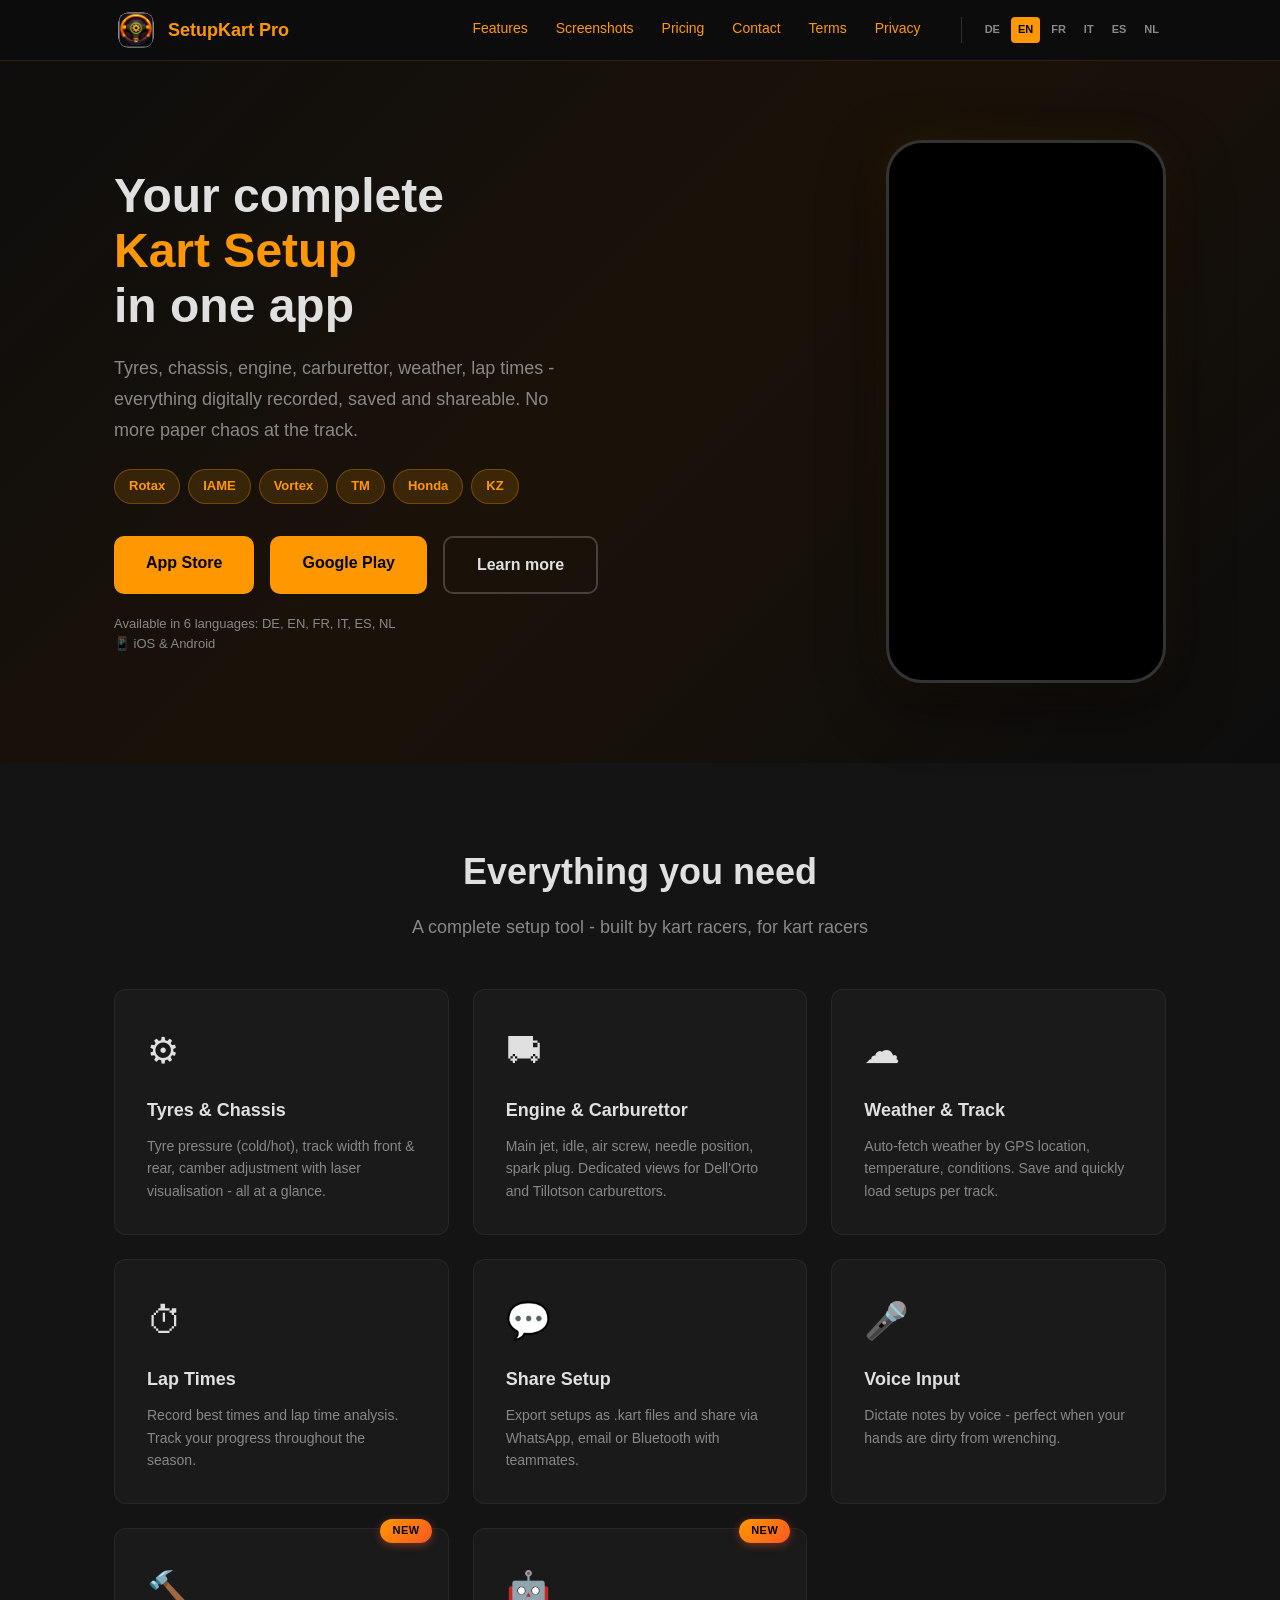
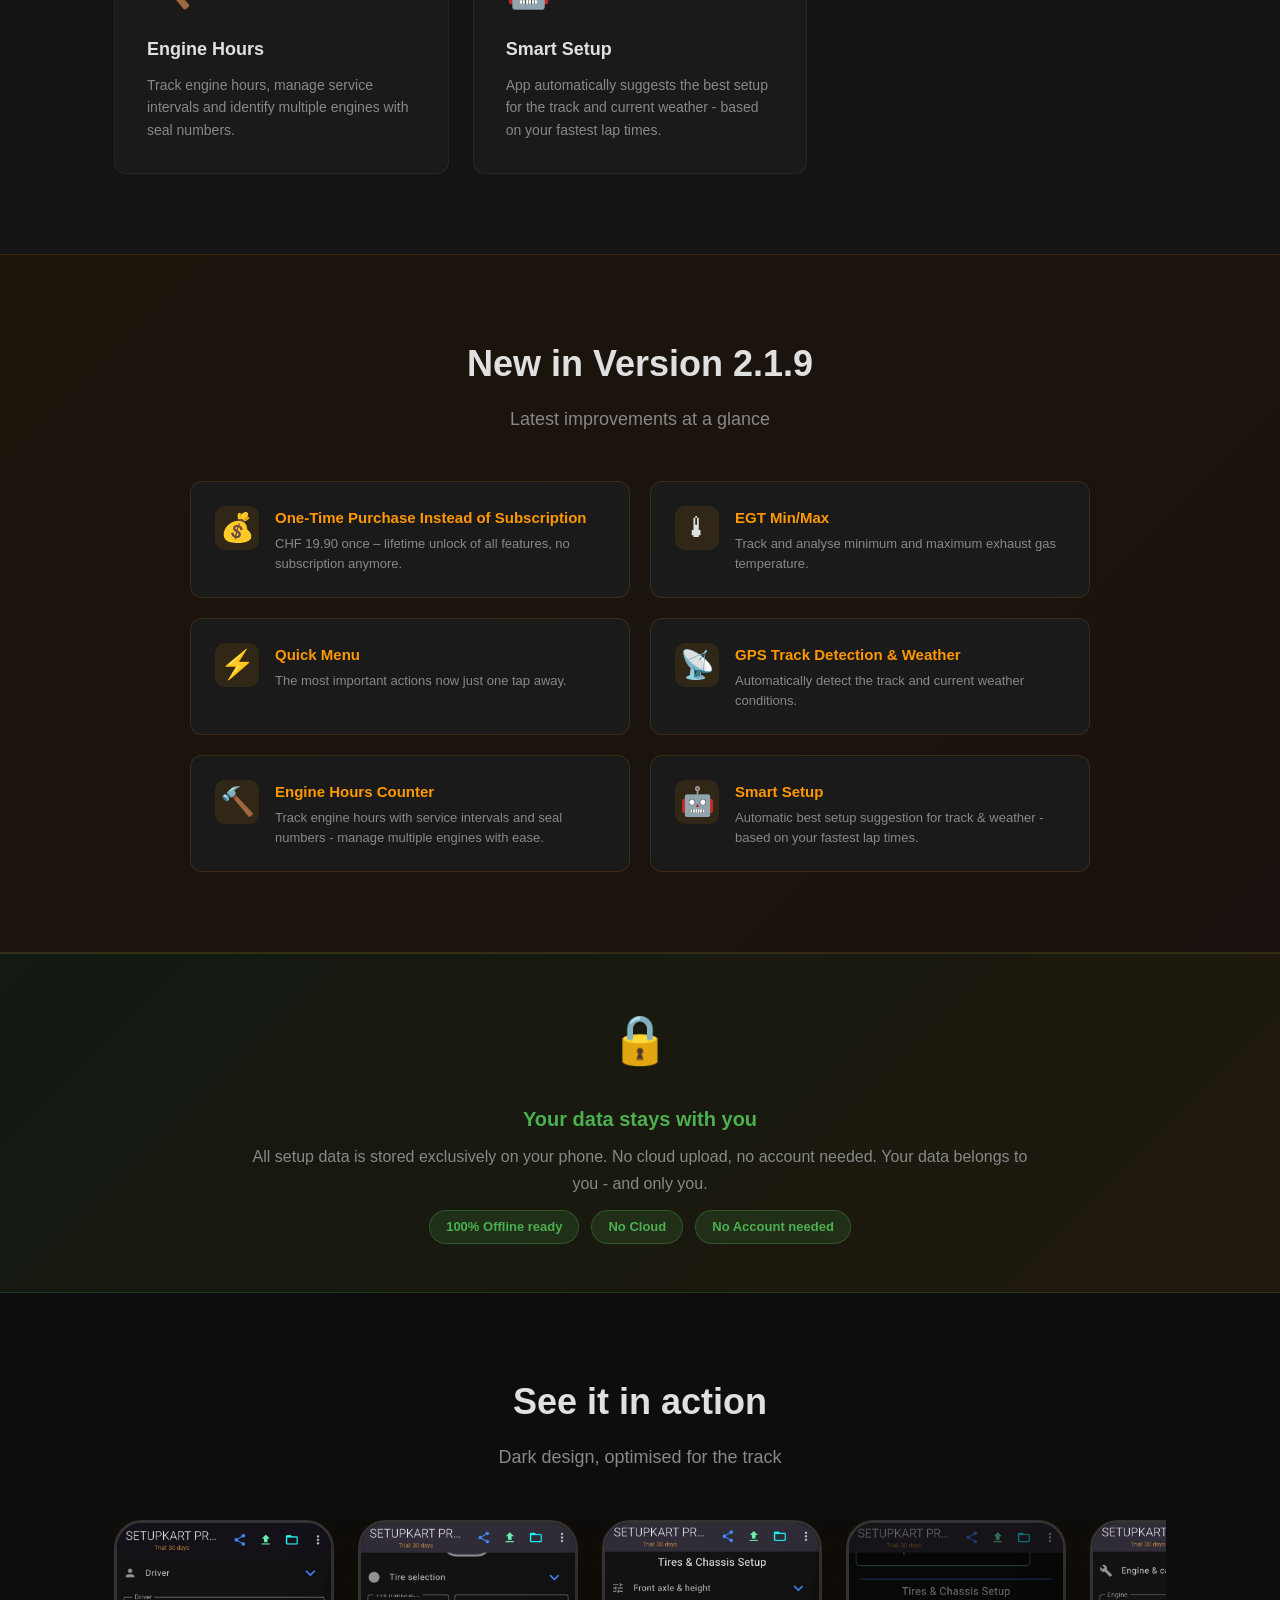
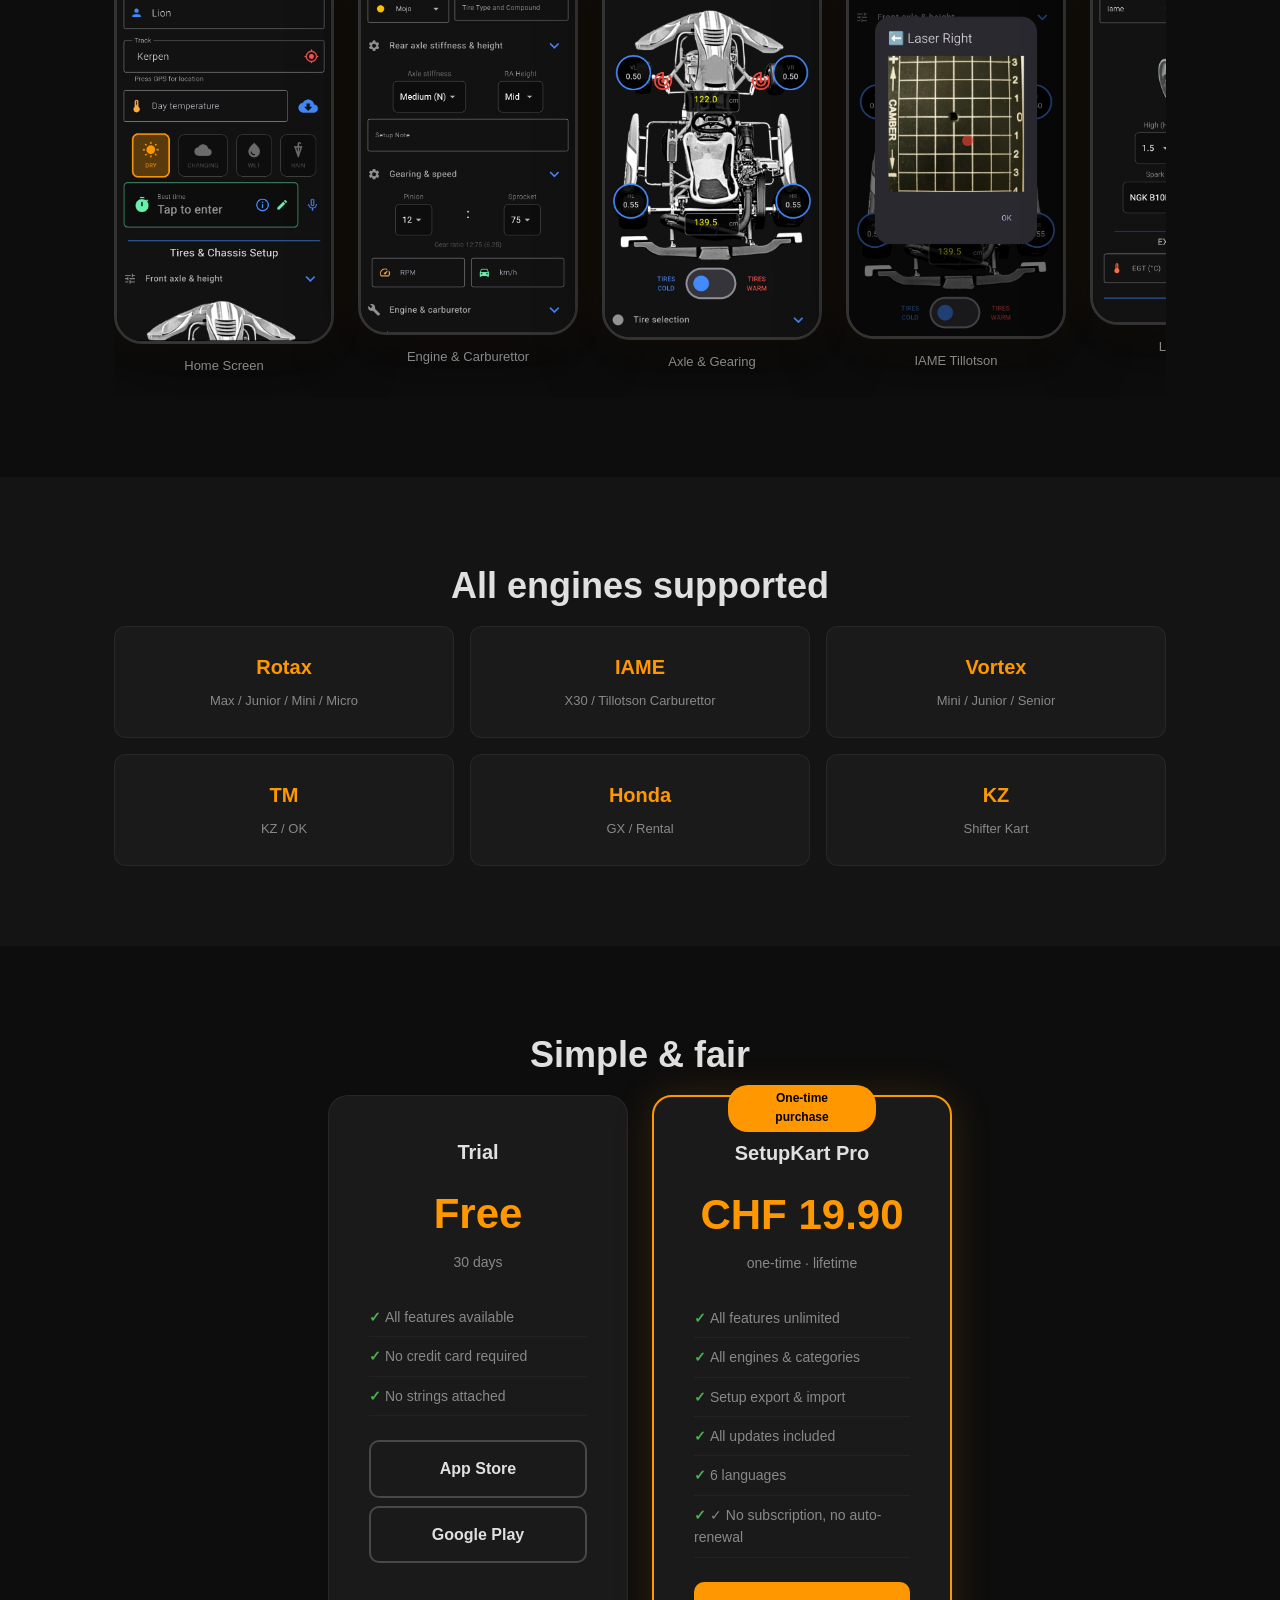
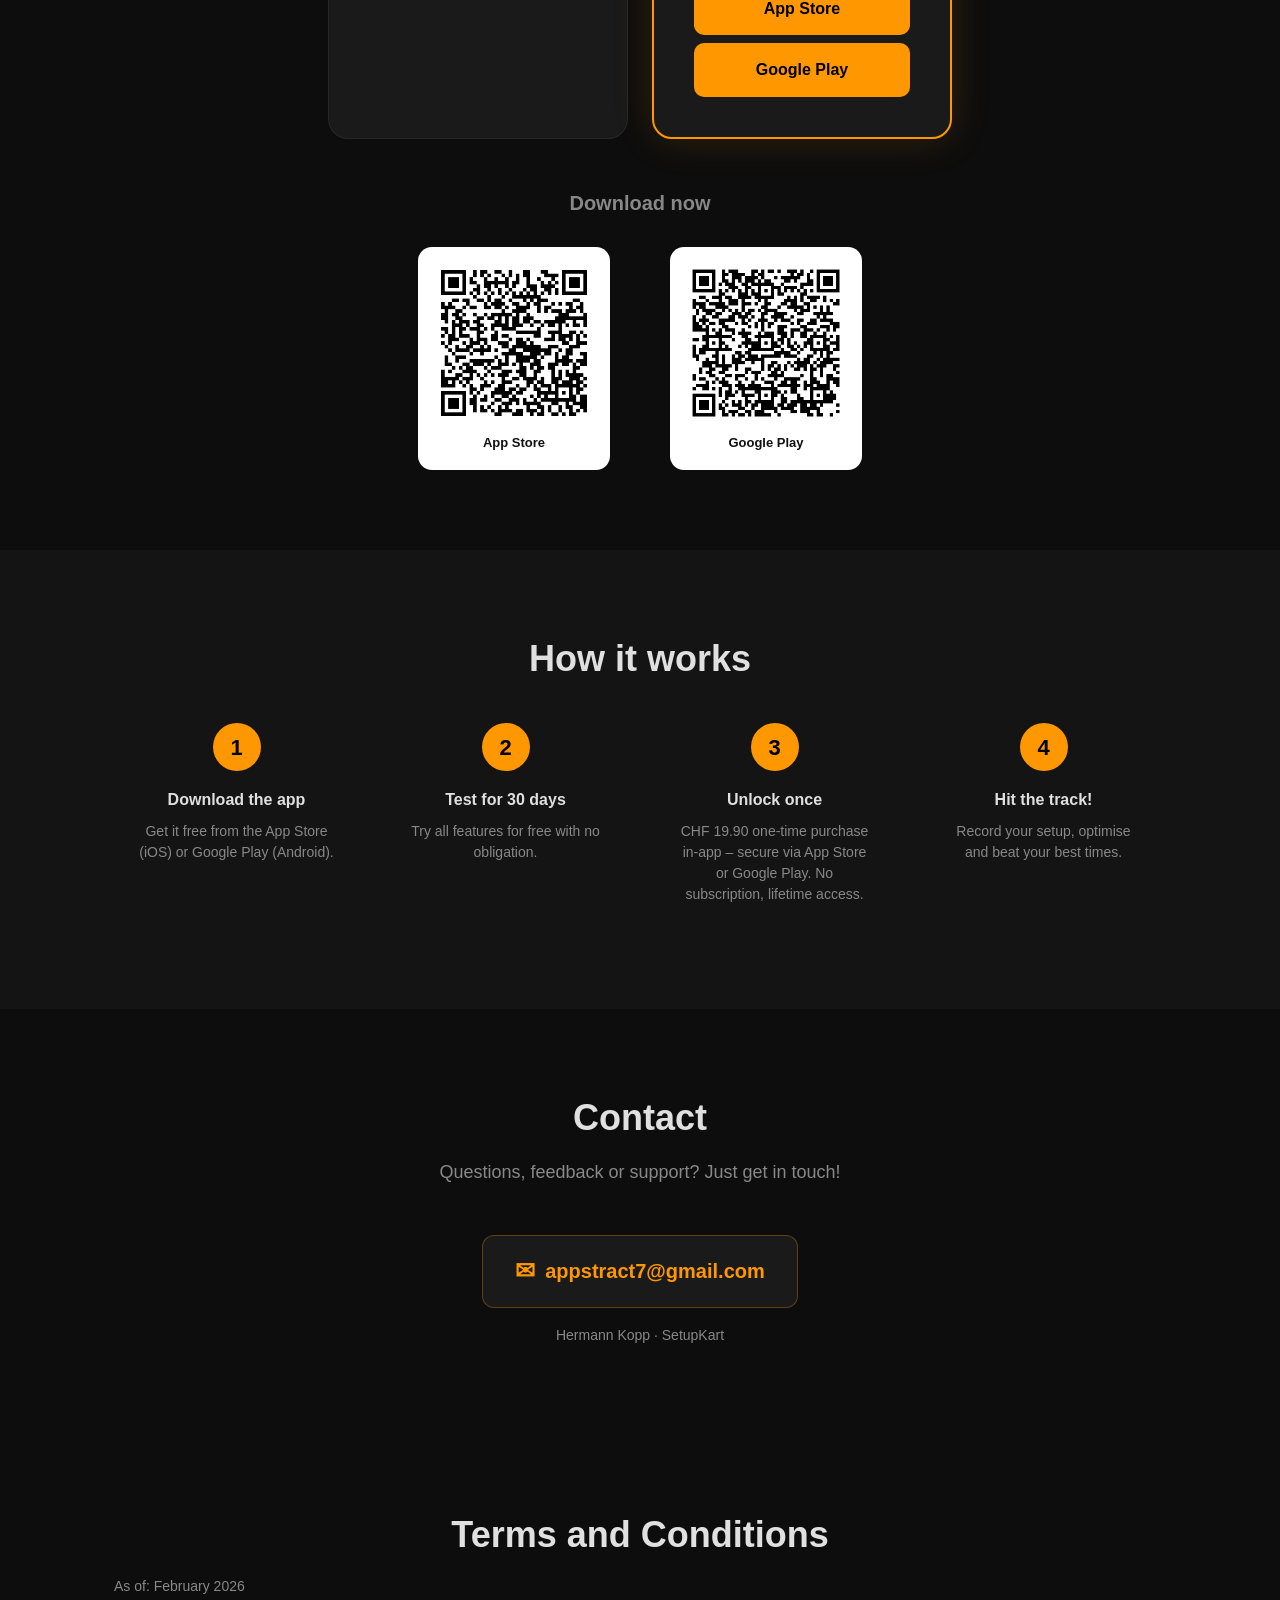
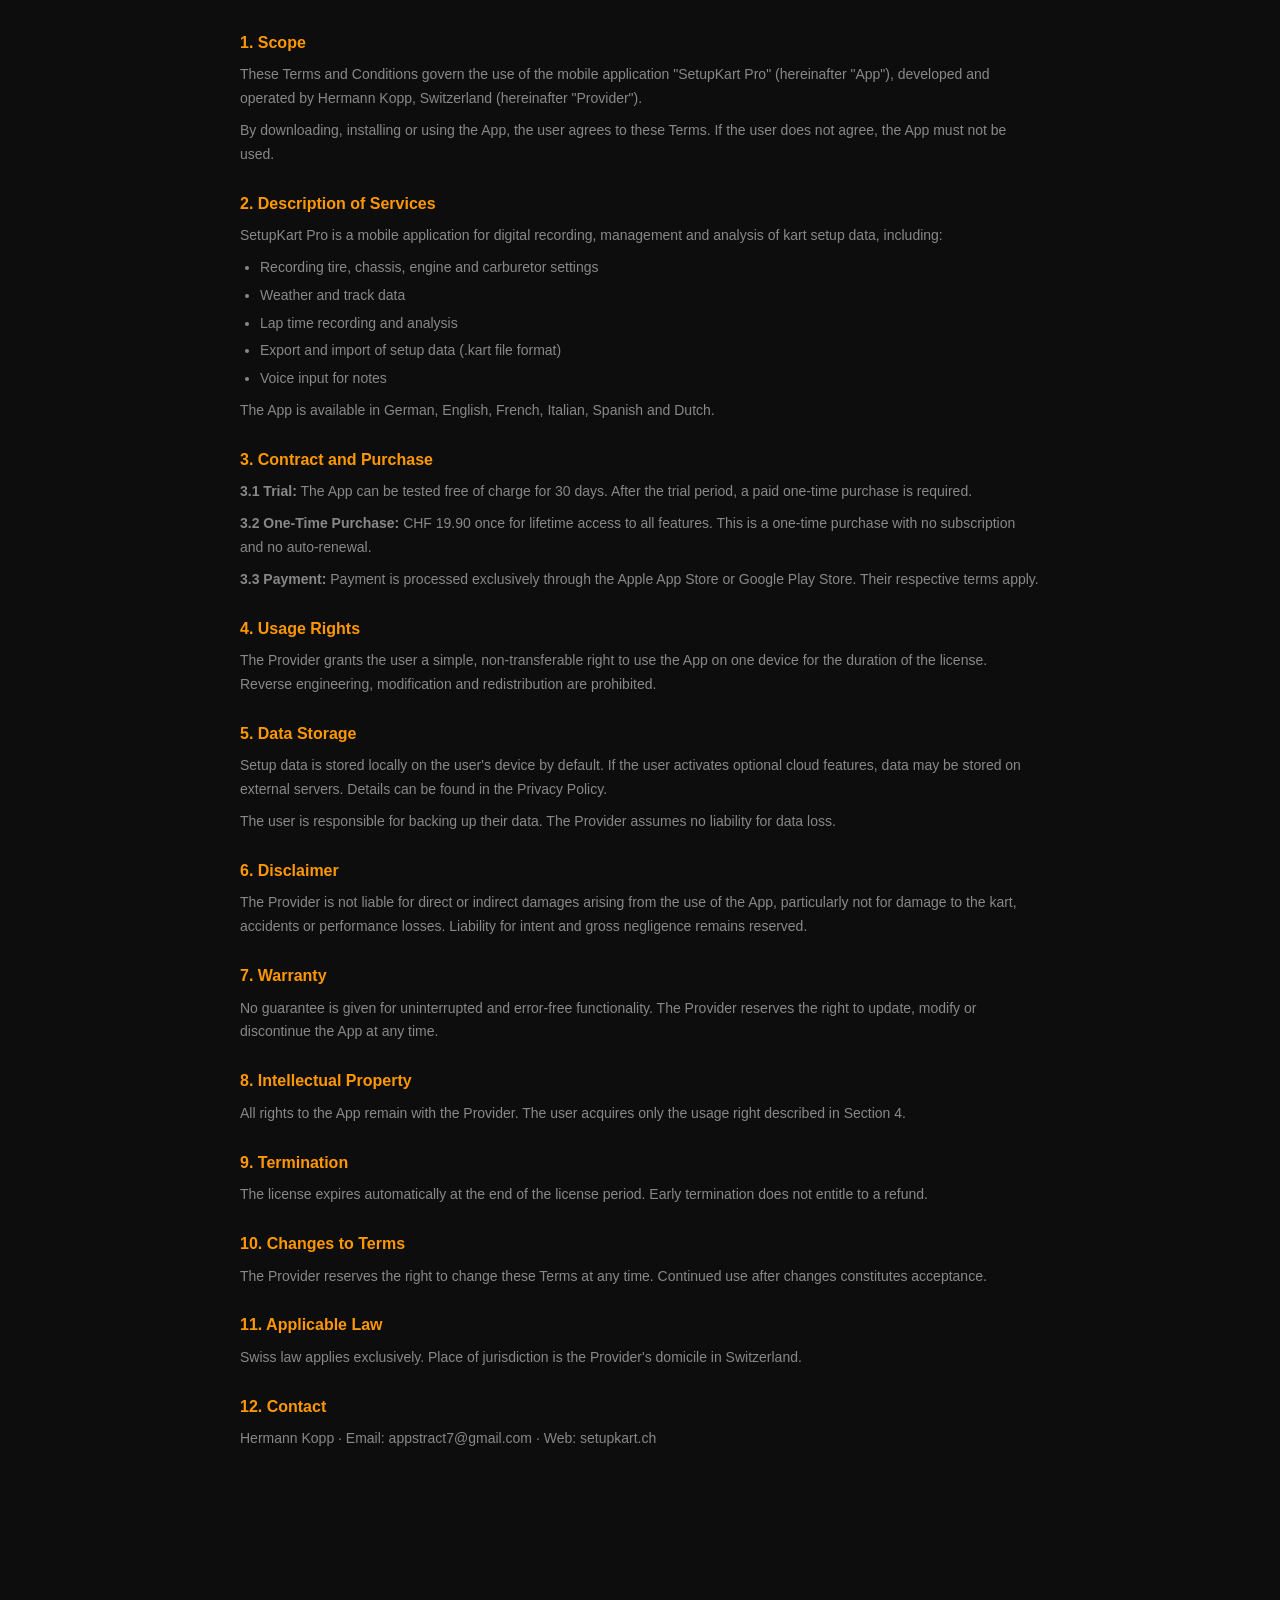
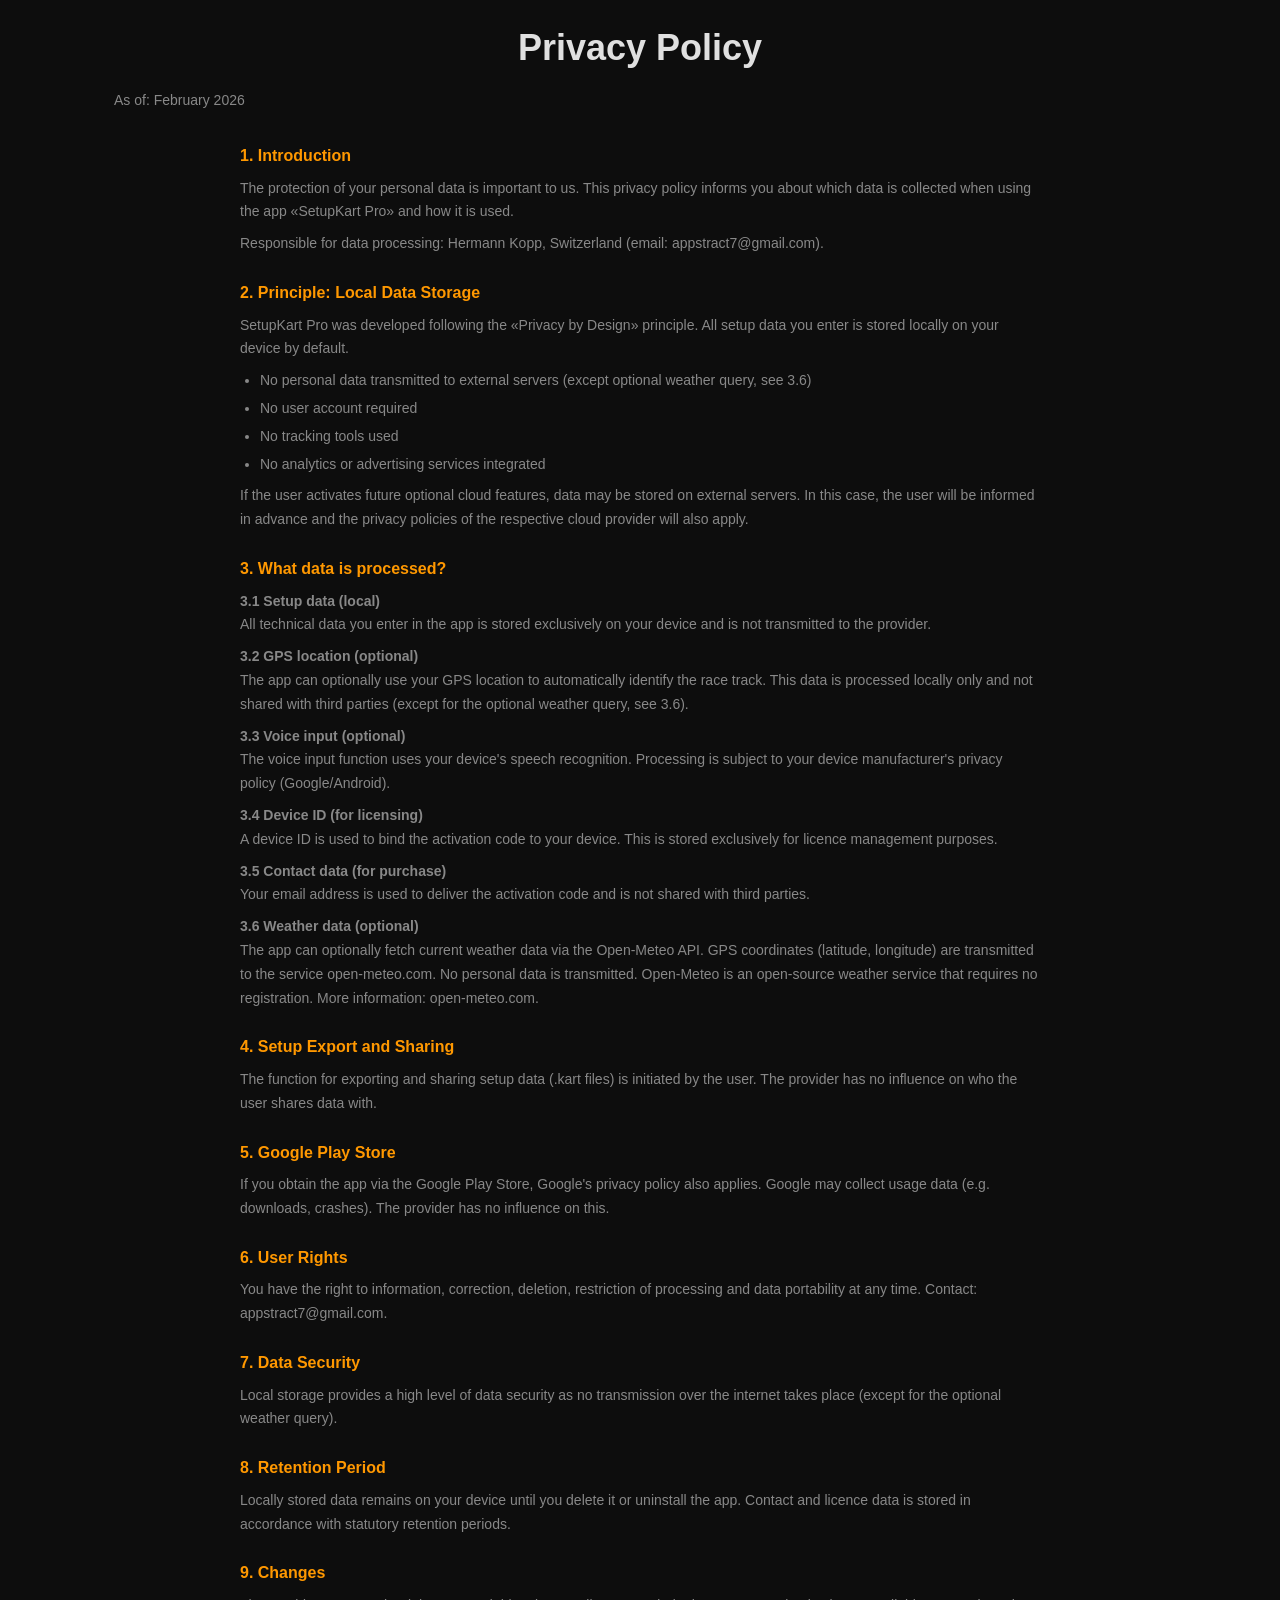
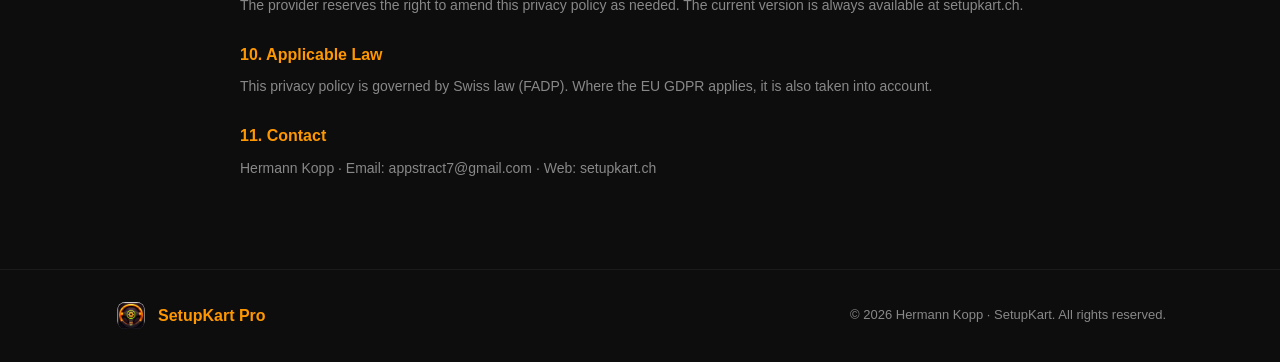
<file: en.html>
<!DOCTYPE html>
<html lang="en">
<head>
    <meta charset="UTF-8">
    <meta name="viewport" content="width=device-width, initial-scale=1.0">
    <title>SetupKart Pro - Your Digital Kart Setup</title>
    <meta name="google-site-verification" content="QMnxvwdwQF9185BdcjcixT-LjUzBhshWIW5i6Z3Lq0k" />
    <meta name="description" content="SetupKart Pro - The professional app for kart setup management. Tyres, chassis, engine, carburettor - all in one place. For Rotax, IAME, Vortex, TM and more.">
    <link rel="icon" type="image/png" href="app-icon.png">
    <link rel="stylesheet" href="style.css?v=3">
    <script async src="https://www.googletagmanager.com/gtag/js?id=G-S8B4YJMVKM"></script>
    <script>window.dataLayer=window.dataLayer||[];function gtag(){dataLayer.push(arguments);}gtag('js',new Date());gtag('config','G-S8B4YJMVKM');</script>
</head>
<body>

<nav class="navbar">
    <div class="container nav-content">
        <div class="nav-brand">
            <img src="app-icon.png" alt="SetupKart Pro" class="nav-icon">
            <span>SetupKart Pro</span>
        </div>
        <div class="mobile-lang-switcher">
            <a href="index.html">DE</a><a href="en.html" class="lang-active">EN</a><a href="fr.html">FR</a><a href="it.html">IT</a><a href="es.html">ES</a><a href="nl.html">NL</a>
        </div>
        <div class="nav-links">
            <a href="#features">Features</a>
            <a href="#screenshots">Screenshots</a>
            <a href="#pricing">Pricing</a>
            <a href="#contact">Contact</a>
            <a href="#agb">Terms</a>
            <a href="#datenschutz">Privacy</a>
            <div class="lang-switcher">
                <a href="index.html">DE</a>
                <a href="en.html" class="lang-active">EN</a>
                <a href="fr.html">FR</a>
                <a href="it.html">IT</a>
                <a href="es.html">ES</a>
                <a href="nl.html">NL</a>
            </div>
        </div>
    </div>
</nav>

<section class="hero">
    <div class="container hero-content">
        <div class="hero-text">
            <h1>Your complete<br><span class="highlight">Kart Setup</span><br>in one app</h1>
            <p class="hero-subtitle">
                Tyres, chassis, engine, carburettor, weather, lap times -
                everything digitally recorded, saved and shareable.
                No more paper chaos at the track.
            </p>
            <div class="hero-badges">
                <span class="badge">Rotax</span>
                <span class="badge">IAME</span>
                <span class="badge">Vortex</span>
                <span class="badge">TM</span>
                <span class="badge">Honda</span>
                <span class="badge">KZ</span>
            </div>
            <div class="hero-buttons">
                <a href="https://apps.apple.com/app/setupkart-pro/id6761076873" class="btn btn-primary" target="_blank">App Store</a>
                <a href="https://play.google.com/store/apps/details?id=com.kartsetup.pro" class="btn btn-primary" target="_blank">Google Play</a>
                <a href="#features" class="btn btn-outline">Learn more</a>
            </div>
            <p class="hero-languages">Available in 6 languages: DE, EN, FR, IT, ES, NL</p>
            <p class="hero-languages">&#128241; iOS &amp; Android</p>
        </div>
        <div class="hero-phone">
            <div class="phone-frame hero-slideshow">
                <img class="hero-slide" style="animation-delay:0s" src="screenshots/en/hero.jpg" alt="SetupKart Pro – overview">
                <img class="hero-slide" style="animation-delay:4s" src="screenshots/en/chassis.jpg" alt="SetupKart Pro – entering chassis data">
                <img class="hero-slide" style="animation-delay:8s" src="screenshots/en/motor.jpg" alt="SetupKart Pro – entering engine data">
                <img class="hero-slide" style="animation-delay:12s" src="screenshots/en/notizen.jpg" alt="SetupKart Pro – notes">
            </div>
        </div>
    </div>
</section>

<section id="features" class="features">
    <div class="container">
        <h2 class="section-title">Everything you need</h2>
        <p class="section-subtitle">A complete setup tool - built by kart racers, for kart racers</p>

        <div class="feature-grid">
            <div class="feature-card">
                <div class="feature-icon">&#9881;</div>
                <h3>Tyres &amp; Chassis</h3>
                <p>Tyre pressure (cold/hot), track width front &amp; rear, camber adjustment with laser visualisation - all at a glance.</p>
            </div>
            <div class="feature-card">
                <div class="feature-icon">&#9951;</div>
                <h3>Engine &amp; Carburettor</h3>
                <p>Main jet, idle, air screw, needle position, spark plug. Dedicated views for Dell'Orto and Tillotson carburettors.</p>
            </div>
            <div class="feature-card">
                <div class="feature-icon">&#9729;</div>
                <h3>Weather &amp; Track</h3>
                <p>Auto-fetch weather by GPS location, temperature, conditions. Save and quickly load setups per track.</p>
            </div>
            <div class="feature-card">
                <div class="feature-icon">&#9201;</div>
                <h3>Lap Times</h3>
                <p>Record best times and lap time analysis. Track your progress throughout the season.</p>
            </div>
            <div class="feature-card">
                <div class="feature-icon">&#128172;</div>
                <h3>Share Setup</h3>
                <p>Export setups as .kart files and share via WhatsApp, email or Bluetooth with teammates.</p>
            </div>
            <div class="feature-card">
                <div class="feature-icon">&#127908;</div>
                <h3>Voice Input</h3>
                <p>Dictate notes by voice - perfect when your hands are dirty from wrenching.</p>
            </div>
            <div class="feature-card">
                <span class="new-badge">NEW</span>
                <div class="feature-icon">&#128296;</div>
                <h3>Engine Hours</h3>
                <p>Track engine hours, manage service intervals and identify multiple engines with seal numbers.</p>
            </div>
            <div class="feature-card">
                <span class="new-badge">NEW</span>
                <div class="feature-icon">&#129302;</div>
                <h3>Smart Setup</h3>
                <p>App automatically suggests the best setup for the track and current weather - based on your fastest lap times.</p>
            </div>
        </div>
    </div>
</section>

<!-- ═══════════════════════════════════════ -->
<!-- WHAT'S NEW -->
<!-- ═══════════════════════════════════════ -->
<section class="whats-new">
    <div class="container">
        <h2 class="section-title">New in Version 2.1.9</h2>
        <p class="section-subtitle">Latest improvements at a glance</p>

        <div class="whats-new-grid">
            <div class="whats-new-item">
                <div class="whats-new-icon">&#128176;</div>
                <div>
                    <h4>One-Time Purchase Instead of Subscription</h4>
                    <p>CHF 19.90 once &ndash; lifetime unlock of all features, no subscription anymore.</p>
                </div>
            </div>
            <div class="whats-new-item">
                <div class="whats-new-icon">&#127777;</div>
                <div>
                    <h4>EGT Min/Max</h4>
                    <p>Track and analyse minimum and maximum exhaust gas temperature.</p>
                </div>
            </div>
            <div class="whats-new-item">
                <div class="whats-new-icon">&#9889;</div>
                <div>
                    <h4>Quick Menu</h4>
                    <p>The most important actions now just one tap away.</p>
                </div>
            </div>
            <div class="whats-new-item">
                <div class="whats-new-icon">&#128225;</div>
                <div>
                    <h4>GPS Track Detection &amp; Weather</h4>
                    <p>Automatically detect the track and current weather conditions.</p>
                </div>
            </div>
            <div class="whats-new-item">
                <div class="whats-new-icon">&#128296;</div>
                <div>
                    <h4>Engine Hours Counter</h4>
                    <p>Track engine hours with service intervals and seal numbers - manage multiple engines with ease.</p>
                </div>
            </div>
            <div class="whats-new-item">
                <div class="whats-new-icon">&#129302;</div>
                <div>
                    <h4>Smart Setup</h4>
                    <p>Automatic best setup suggestion for track &amp; weather - based on your fastest lap times.</p>
                </div>
            </div>
        </div>
    </div>
</section>

<section class="privacy-banner">
    <div class="container">
        <div class="privacy-content">
            <div class="privacy-icon">&#128274;</div>
            <div>
                <h3>Your data stays with you</h3>
                <p>All setup data is stored exclusively on your phone. No cloud upload, no account needed. Your data belongs to you - and only you.</p>
                <div class="privacy-badges">
                    <span class="privacy-badge">100% Offline ready</span>
                    <span class="privacy-badge">No Cloud</span>
                    <span class="privacy-badge">No Account needed</span>
                </div>
            </div>
        </div>
    </div>
</section>

<section id="screenshots" class="screenshots-section">
    <div class="container">
        <h2 class="section-title">See it in action</h2>
        <p class="section-subtitle">Dark design, optimised for the track</p>

        <div class="screenshot-gallery">
            <div class="screenshot-item">
                <div class="phone-frame small">
                    <img src="screenshots/en/hero.jpg" alt="Home Screen – Driver &amp; Weather">
                </div>
                <span class="screenshot-label">Home Screen</span>
            </div>
            <div class="screenshot-item">
                <div class="phone-frame small">
                    <img src="screenshots/en/motor.jpg" alt="Engine & Carburettor">
                </div>
                <span class="screenshot-label">Engine &amp; Carburettor</span>
            </div>
            <div class="screenshot-item">
                <div class="phone-frame small">
                    <img src="screenshots/en/achse.jpg" alt="Front axle & Gearing">
                </div>
                <span class="screenshot-label">Axle &amp; Gearing</span>
            </div>
            <div class="screenshot-item">
                <div class="phone-frame small">
                    <img src="screenshots/en/tilotson.jpg" alt="IAME Tillotson Carburettor">
                </div>
                <span class="screenshot-label">IAME Tillotson</span>
            </div>
            <div class="screenshot-item">
                <div class="phone-frame small">
                    <img src="screenshots/en/laser.jpg" alt="Laser Camber">
                </div>
                <span class="screenshot-label">Laser Camber</span>
            </div>
            <div class="screenshot-item">
                <div class="phone-frame small">
                    <img src="screenshots/en/notizen.jpg" alt="Setup Notes &amp; Save">
                </div>
                <span class="screenshot-label">Notes &amp; Save</span>
            </div>
            <div class="screenshot-item">
                <div class="phone-frame small">
                    <img src="screenshots/en/caster.jpg" alt="Front Axle &amp; Caster">
                </div>
                <span class="screenshot-label">Front Axle</span>
            </div>
        </div>
    </div>
</section>

<section class="engines">
    <div class="container">
        <h2 class="section-title">All engines supported</h2>
        <div class="engine-grid">
            <div class="engine-card"><strong>Rotax</strong><span>Max / Junior / Mini / Micro</span></div>
            <div class="engine-card"><strong>IAME</strong><span>X30 / Tillotson Carburettor</span></div>
            <div class="engine-card"><strong>Vortex</strong><span>Mini / Junior / Senior</span></div>
            <div class="engine-card"><strong>TM</strong><span>KZ / OK</span></div>
            <div class="engine-card"><strong>Honda</strong><span>GX / Rental</span></div>
            <div class="engine-card"><strong>KZ</strong><span>Shifter Kart</span></div>
        </div>
    </div>
</section>

<section id="pricing" class="pricing">
    <div class="container">
        <h2 class="section-title">Simple &amp; fair</h2>
        <div class="pricing-cards">
            <div class="price-card">
                <h3>Trial</h3>
                <div class="price">Free</div>
                <p class="price-period">30 days</p>
                <ul>
                    <li>All features available</li>
                    <li>No credit card required</li>
                    <li>No strings attached</li>
                </ul>
                <a href="https://apps.apple.com/app/setupkart-pro/id6761076873" class="btn btn-outline" target="_blank">App Store</a>
                <a href="https://play.google.com/store/apps/details?id=com.kartsetup.pro" class="btn btn-outline" target="_blank" style="margin-top:8px;">Google Play</a>
            </div>
            <div class="price-card featured">
                <div class="price-badge">One-time purchase</div>
                <h3>SetupKart Pro</h3>
                <div class="price">CHF 19.90</div>
                <p class="price-period">one-time &middot; lifetime</p>
                <ul>
                    <li>All features unlimited</li>
                    <li>All engines &amp; categories</li>
                    <li>Setup export &amp; import</li>
                    <li>All updates included</li>
                    <li>6 languages</li>
                    <li>&#10003; No subscription, no auto-renewal</li>
                </ul>
                <a href="https://apps.apple.com/app/setupkart-pro/id6761076873" class="btn btn-primary" target="_blank">App Store</a>
                <a href="https://play.google.com/store/apps/details?id=com.kartsetup.pro" class="btn btn-primary" target="_blank" style="margin-top:8px;">Google Play</a>
            </div>
        </div>

        <div class="store-download">
            <h3>Download now</h3>
            <div class="qr-row">
                <a href="https://apps.apple.com/app/setupkart-pro/id6761076873" target="_blank">
                    <div class="qr-box"><img src="qr_appstore.png" alt="App Store QR"><p>App Store</p></div>
                </a>
                <a href="https://play.google.com/store/apps/details?id=com.kartsetup.pro" target="_blank">
                    <div class="qr-box"><img src="qr_playstore.png" alt="Google Play QR"><p>Google Play</p></div>
                </a>
            </div>
        </div>
    </div>
</section>

<section class="how-it-works">
    <div class="container">
        <h2 class="section-title">How it works</h2>
        <div class="steps">
            <div class="step"><div class="step-number">1</div><h3>Download the app</h3><p>Get it free from the App Store (iOS) or Google Play (Android).</p></div>
            <div class="step"><div class="step-number">2</div><h3>Test for 30 days</h3><p>Try all features for free with no obligation.</p></div>
            <div class="step"><div class="step-number">3</div><h3>Unlock once</h3><p>CHF 19.90 one-time purchase in-app – secure via App Store or Google Play. No subscription, lifetime access.</p></div>
            <div class="step"><div class="step-number">4</div><h3>Hit the track!</h3><p>Record your setup, optimise and beat your best times.</p></div>
        </div>
    </div>
</section>

<section id="contact" class="contact">
    <div class="container">
        <h2 class="section-title">Contact</h2>
        <p class="section-subtitle">Questions, feedback or support? Just get in touch!</p>
        <div class="contact-info">
            <a href="mailto:appstract7@gmail.com" class="contact-item">
                <span class="contact-icon">&#9993;</span>
                <span>appstract7@gmail.com</span>
            </a>
        </div>
        <p class="contact-name">Hermann Kopp &middot; SetupKart</p>
    </div>
</section>

<!-- ═══════════════════════════════════════ -->
<!-- AGB -->
<!-- ═══════════════════════════════════════ -->
<section id="agb" class="agb">
    <div class="container">
        <h2 class="section-title">Terms and Conditions</h2>
        <p class="agb-stand">As of: February 2026</p>
        <div class="agb-content">
            <h3>1. Scope</h3>
            <p>These Terms and Conditions govern the use of the mobile application "SetupKart Pro" (hereinafter "App"), developed and operated by Hermann Kopp, Switzerland (hereinafter "Provider").</p>
            <p>By downloading, installing or using the App, the user agrees to these Terms. If the user does not agree, the App must not be used.</p>
            <h3>2. Description of Services</h3>
            <p>SetupKart Pro is a mobile application for digital recording, management and analysis of kart setup data, including:</p>
            <ul>
                <li>Recording tire, chassis, engine and carburetor settings</li>
                <li>Weather and track data</li>
                <li>Lap time recording and analysis</li>
                <li>Export and import of setup data (.kart file format)</li>
                <li>Voice input for notes</li>
            </ul>
            <p>The App is available in German, English, French, Italian, Spanish and Dutch.</p>
            <h3>3. Contract and Purchase</h3>
            <p><strong>3.1 Trial:</strong> The App can be tested free of charge for 30 days. After the trial period, a paid one-time purchase is required.</p>
            <p><strong>3.2 One-Time Purchase:</strong> CHF 19.90 once for lifetime access to all features. This is a one-time purchase with no subscription and no auto-renewal.</p>
            <p><strong>3.3 Payment:</strong> Payment is processed exclusively through the Apple App Store or Google Play Store. Their respective terms apply.</p>
            <h3>4. Usage Rights</h3>
            <p>The Provider grants the user a simple, non-transferable right to use the App on one device for the duration of the license. Reverse engineering, modification and redistribution are prohibited.</p>
            <h3>5. Data Storage</h3>
            <p>Setup data is stored locally on the user's device by default. If the user activates optional cloud features, data may be stored on external servers. Details can be found in the Privacy Policy.</p>
            <p>The user is responsible for backing up their data. The Provider assumes no liability for data loss.</p>
            <h3>6. Disclaimer</h3>
            <p>The Provider is not liable for direct or indirect damages arising from the use of the App, particularly not for damage to the kart, accidents or performance losses. Liability for intent and gross negligence remains reserved.</p>
            <h3>7. Warranty</h3>
            <p>No guarantee is given for uninterrupted and error-free functionality. The Provider reserves the right to update, modify or discontinue the App at any time.</p>
            <h3>8. Intellectual Property</h3>
            <p>All rights to the App remain with the Provider. The user acquires only the usage right described in Section 4.</p>
            <h3>9. Termination</h3>
            <p>The license expires automatically at the end of the license period. Early termination does not entitle to a refund.</p>
            <h3>10. Changes to Terms</h3>
            <p>The Provider reserves the right to change these Terms at any time. Continued use after changes constitutes acceptance.</p>
            <h3>11. Applicable Law</h3>
            <p>Swiss law applies exclusively. Place of jurisdiction is the Provider's domicile in Switzerland.</p>
            <h3>12. Contact</h3>
            <p>Hermann Kopp · Email: appstract7@gmail.com · Web: setupkart.ch</p>
        </div>
    </div>
</section>

<section id="datenschutz" class="agb">
    <div class="container">
        <h2 class="section-title">Privacy Policy</h2>
        <p class="agb-stand">As of: February 2026</p>
        <div class="agb-content">
            <h3>1. Introduction</h3>
            <p>The protection of your personal data is important to us. This privacy policy informs you about which data is collected when using the app &laquo;SetupKart Pro&raquo; and how it is used.</p>
            <p>Responsible for data processing: Hermann Kopp, Switzerland (email: appstract7@gmail.com).</p>

            <h3>2. Principle: Local Data Storage</h3>
            <p>SetupKart Pro was developed following the &laquo;Privacy by Design&raquo; principle. All setup data you enter is stored locally on your device by default.</p>
            <ul>
                <li>No personal data transmitted to external servers (except optional weather query, see 3.6)</li>
                <li>No user account required</li>
                <li>No tracking tools used</li>
                <li>No analytics or advertising services integrated</li>
            </ul>
            <p>If the user activates future optional cloud features, data may be stored on external servers. In this case, the user will be informed in advance and the privacy policies of the respective cloud provider will also apply.</p>

            <h3>3. What data is processed?</h3>
            <p><strong>3.1 Setup data (local)</strong><br>All technical data you enter in the app is stored exclusively on your device and is not transmitted to the provider.</p>
            <p><strong>3.2 GPS location (optional)</strong><br>The app can optionally use your GPS location to automatically identify the race track. This data is processed locally only and not shared with third parties (except for the optional weather query, see 3.6).</p>
            <p><strong>3.3 Voice input (optional)</strong><br>The voice input function uses your device's speech recognition. Processing is subject to your device manufacturer's privacy policy (Google/Android).</p>
            <p><strong>3.4 Device ID (for licensing)</strong><br>A device ID is used to bind the activation code to your device. This is stored exclusively for licence management purposes.</p>
            <p><strong>3.5 Contact data (for purchase)</strong><br>Your email address is used to deliver the activation code and is not shared with third parties.</p>
            <p><strong>3.6 Weather data (optional)</strong><br>The app can optionally fetch current weather data via the Open-Meteo API. GPS coordinates (latitude, longitude) are transmitted to the service open-meteo.com. No personal data is transmitted. Open-Meteo is an open-source weather service that requires no registration. More information: open-meteo.com.</p>

            <h3>4. Setup Export and Sharing</h3>
            <p>The function for exporting and sharing setup data (.kart files) is initiated by the user. The provider has no influence on who the user shares data with.</p>

            <h3>5. Google Play Store</h3>
            <p>If you obtain the app via the Google Play Store, Google's privacy policy also applies. Google may collect usage data (e.g. downloads, crashes). The provider has no influence on this.</p>

            <h3>6. User Rights</h3>
            <p>You have the right to information, correction, deletion, restriction of processing and data portability at any time. Contact: appstract7@gmail.com.</p>

            <h3>7. Data Security</h3>
            <p>Local storage provides a high level of data security as no transmission over the internet takes place (except for the optional weather query).</p>

            <h3>8. Retention Period</h3>
            <p>Locally stored data remains on your device until you delete it or uninstall the app. Contact and licence data is stored in accordance with statutory retention periods.</p>

            <h3>9. Changes</h3>
            <p>The provider reserves the right to amend this privacy policy as needed. The current version is always available at setupkart.ch.</p>

            <h3>10. Applicable Law</h3>
            <p>This privacy policy is governed by Swiss law (FADP). Where the EU GDPR applies, it is also taken into account.</p>

            <h3>11. Contact</h3>
            <p>Hermann Kopp &middot; Email: appstract7@gmail.com &middot; Web: setupkart.ch</p>
        </div>
    </div>
</section>

<footer class="footer">
    <div class="container">
        <div class="footer-content">
            <div class="footer-brand"><img src="app-icon.png" alt="SetupKart Pro" class="footer-icon"><span>SetupKart Pro</span></div>
            <p>&copy; 2026 Hermann Kopp &middot; SetupKart. All rights reserved.</p>
        </div>
    </div>
</footer>

</body>
</html>
</file>
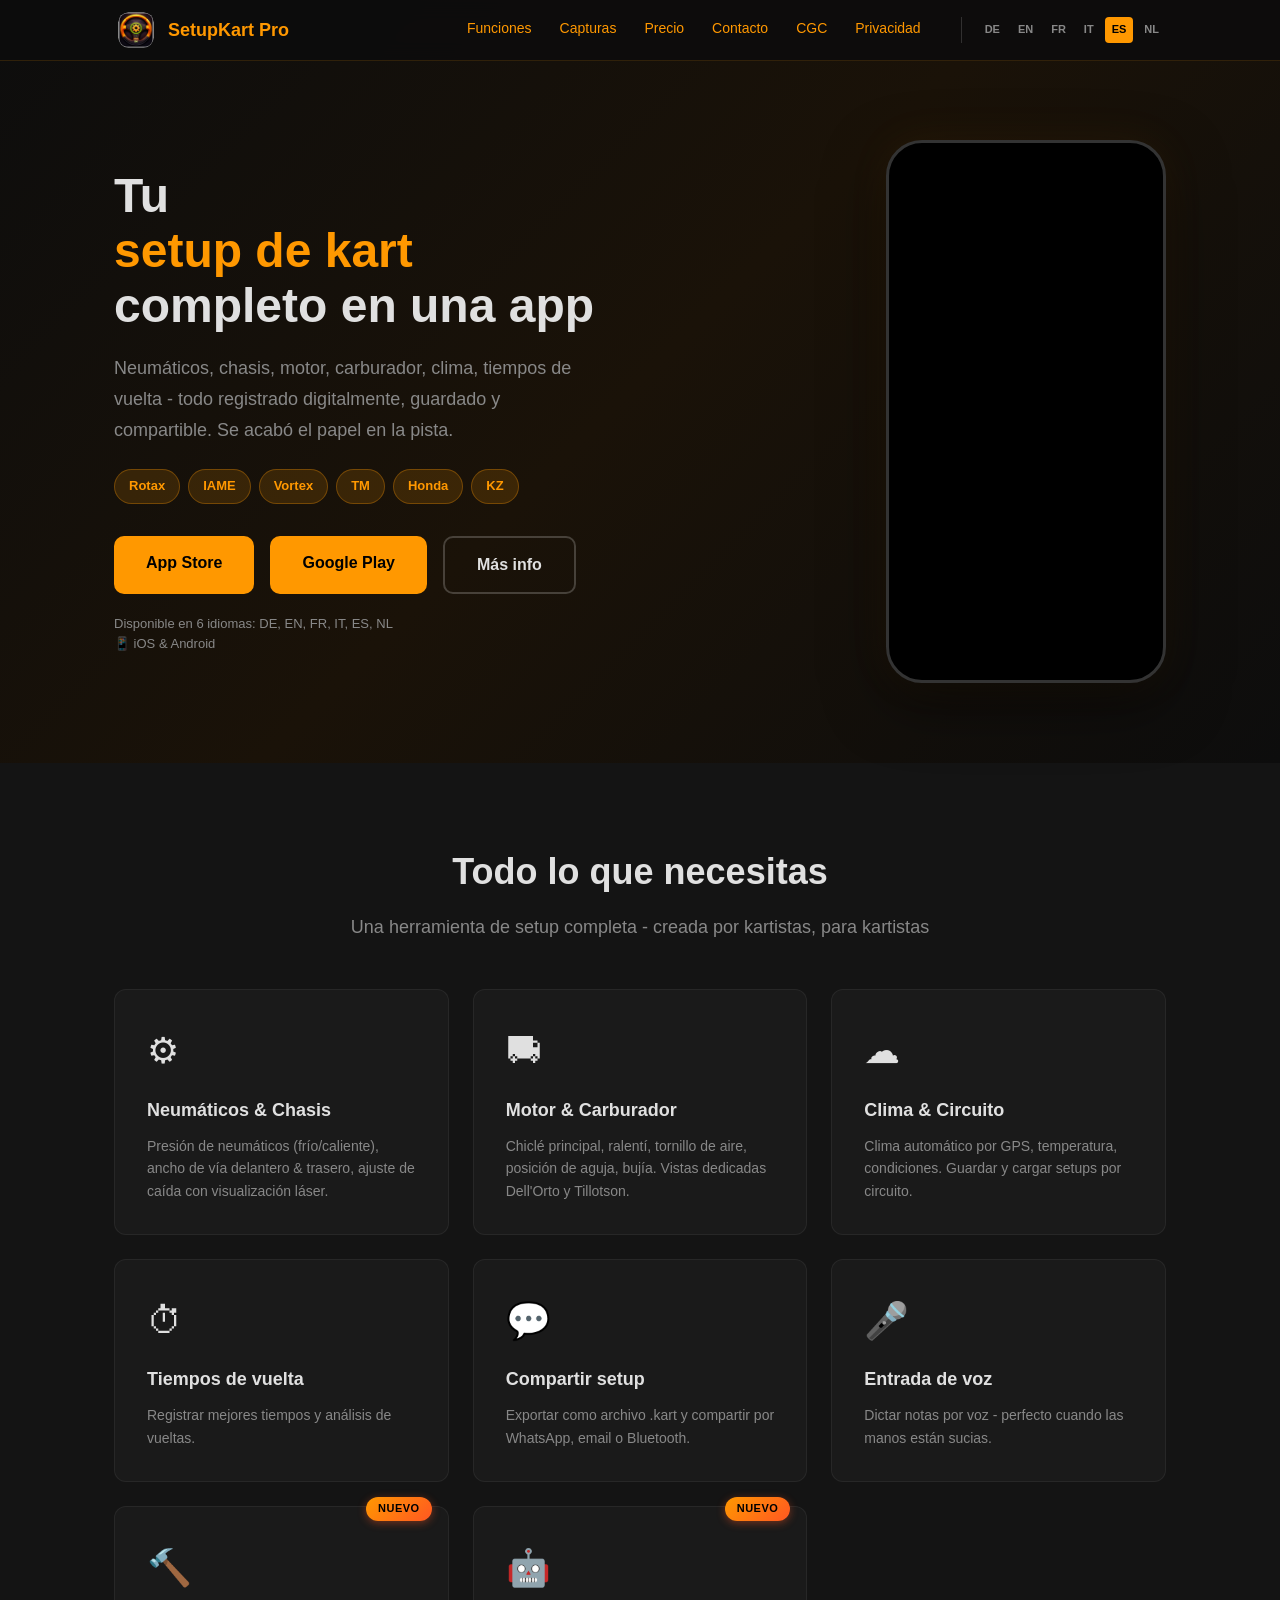
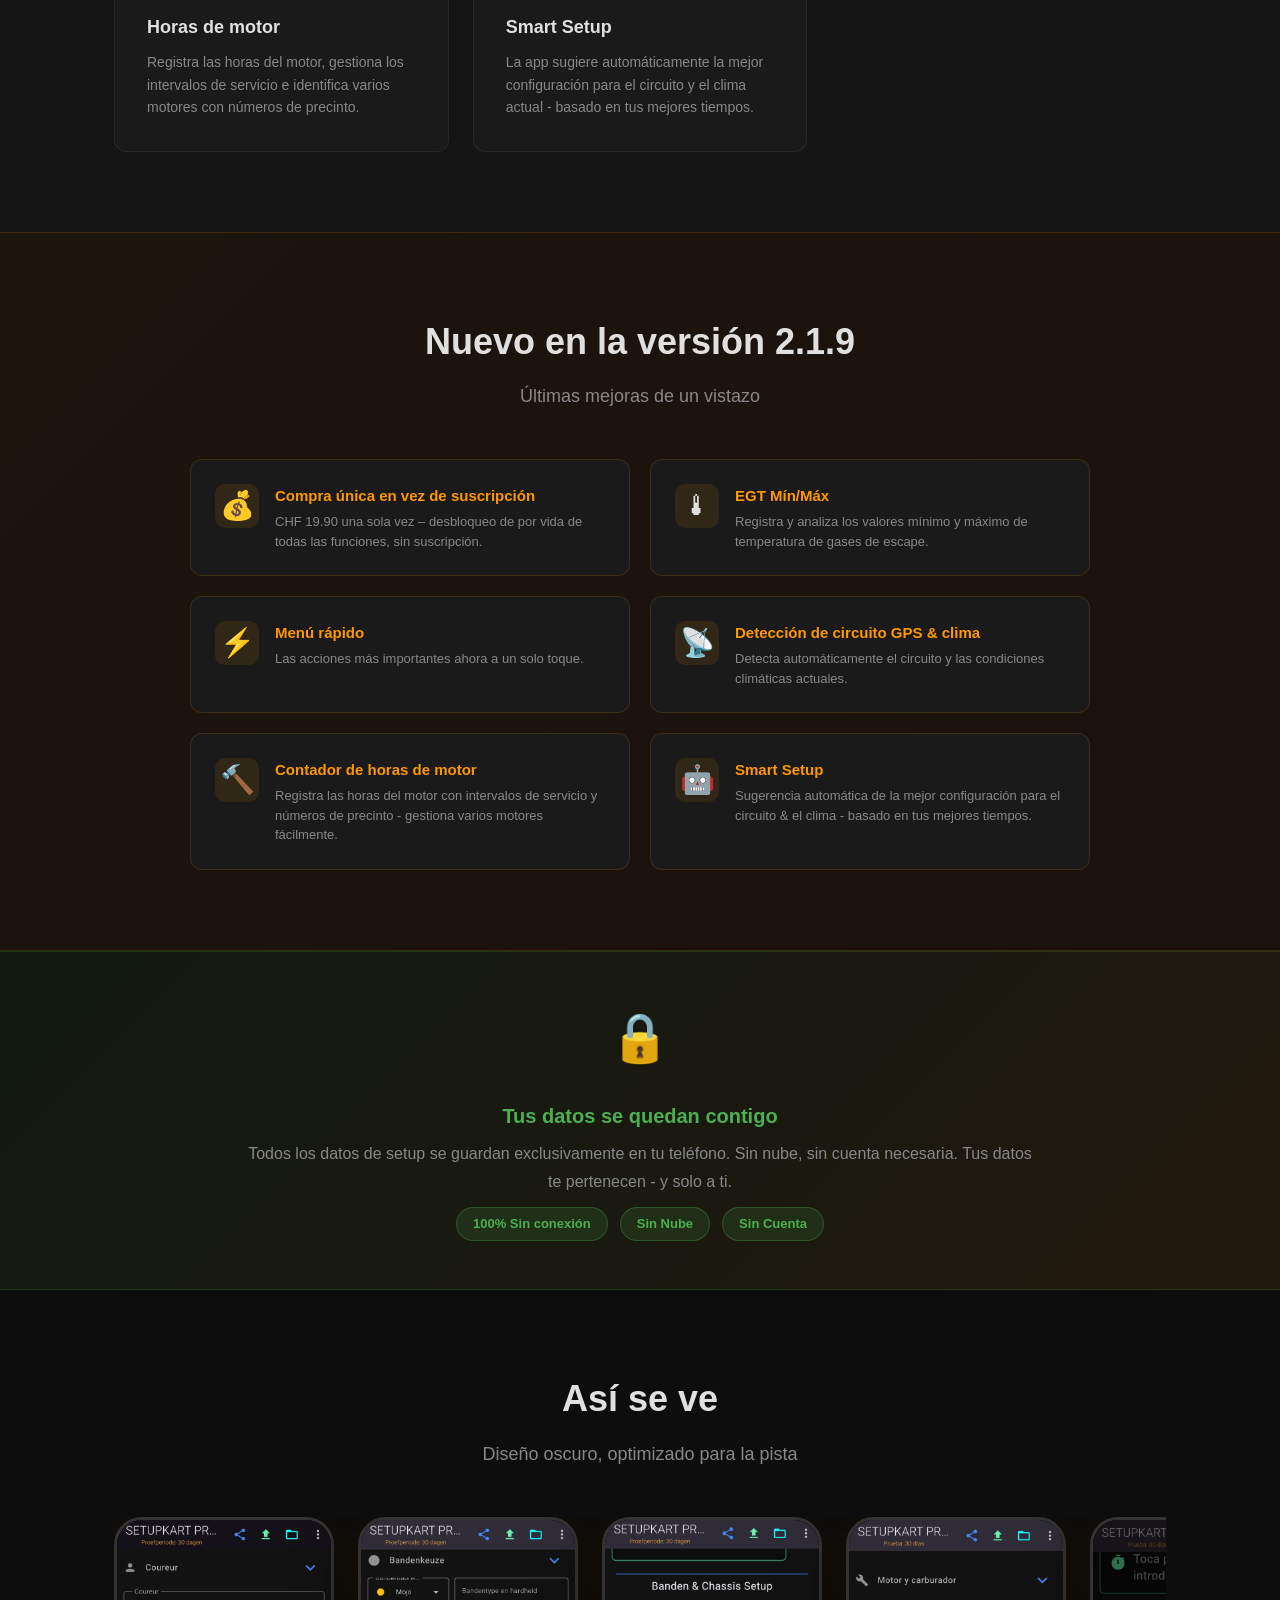
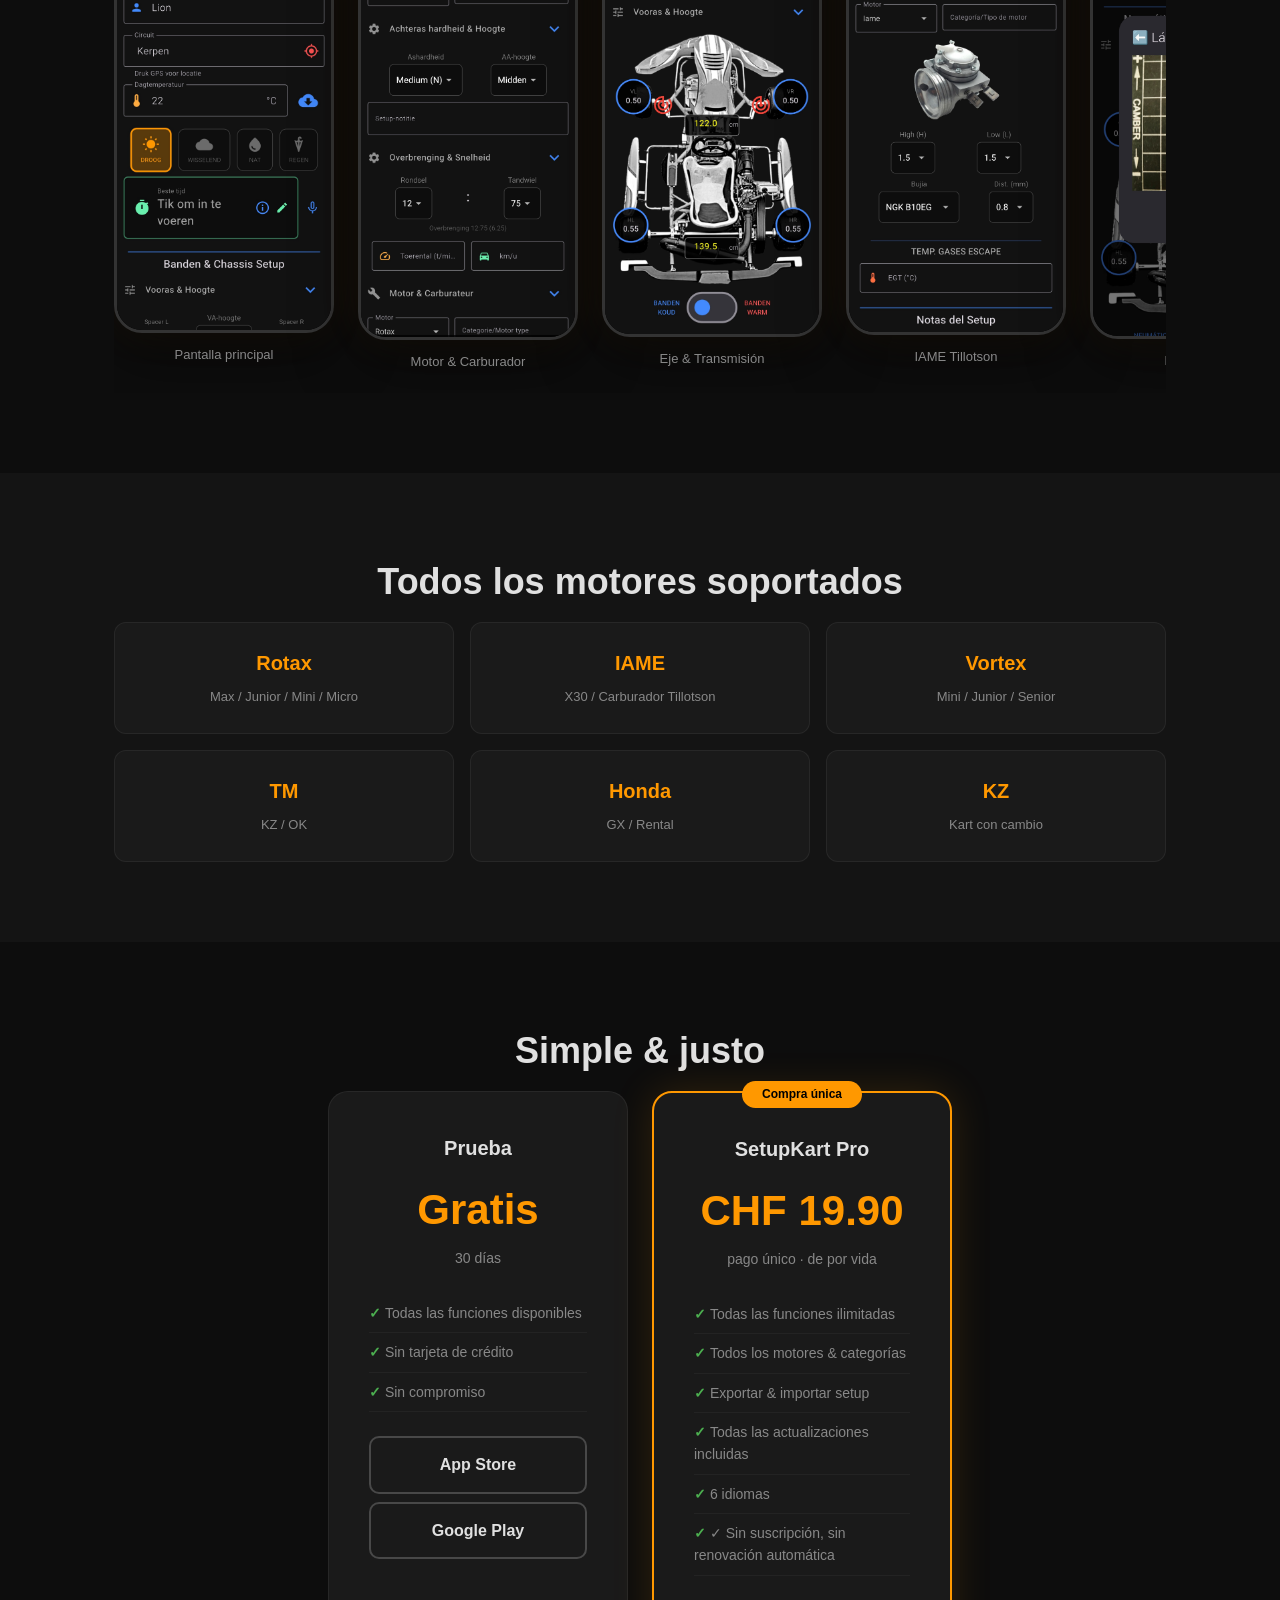
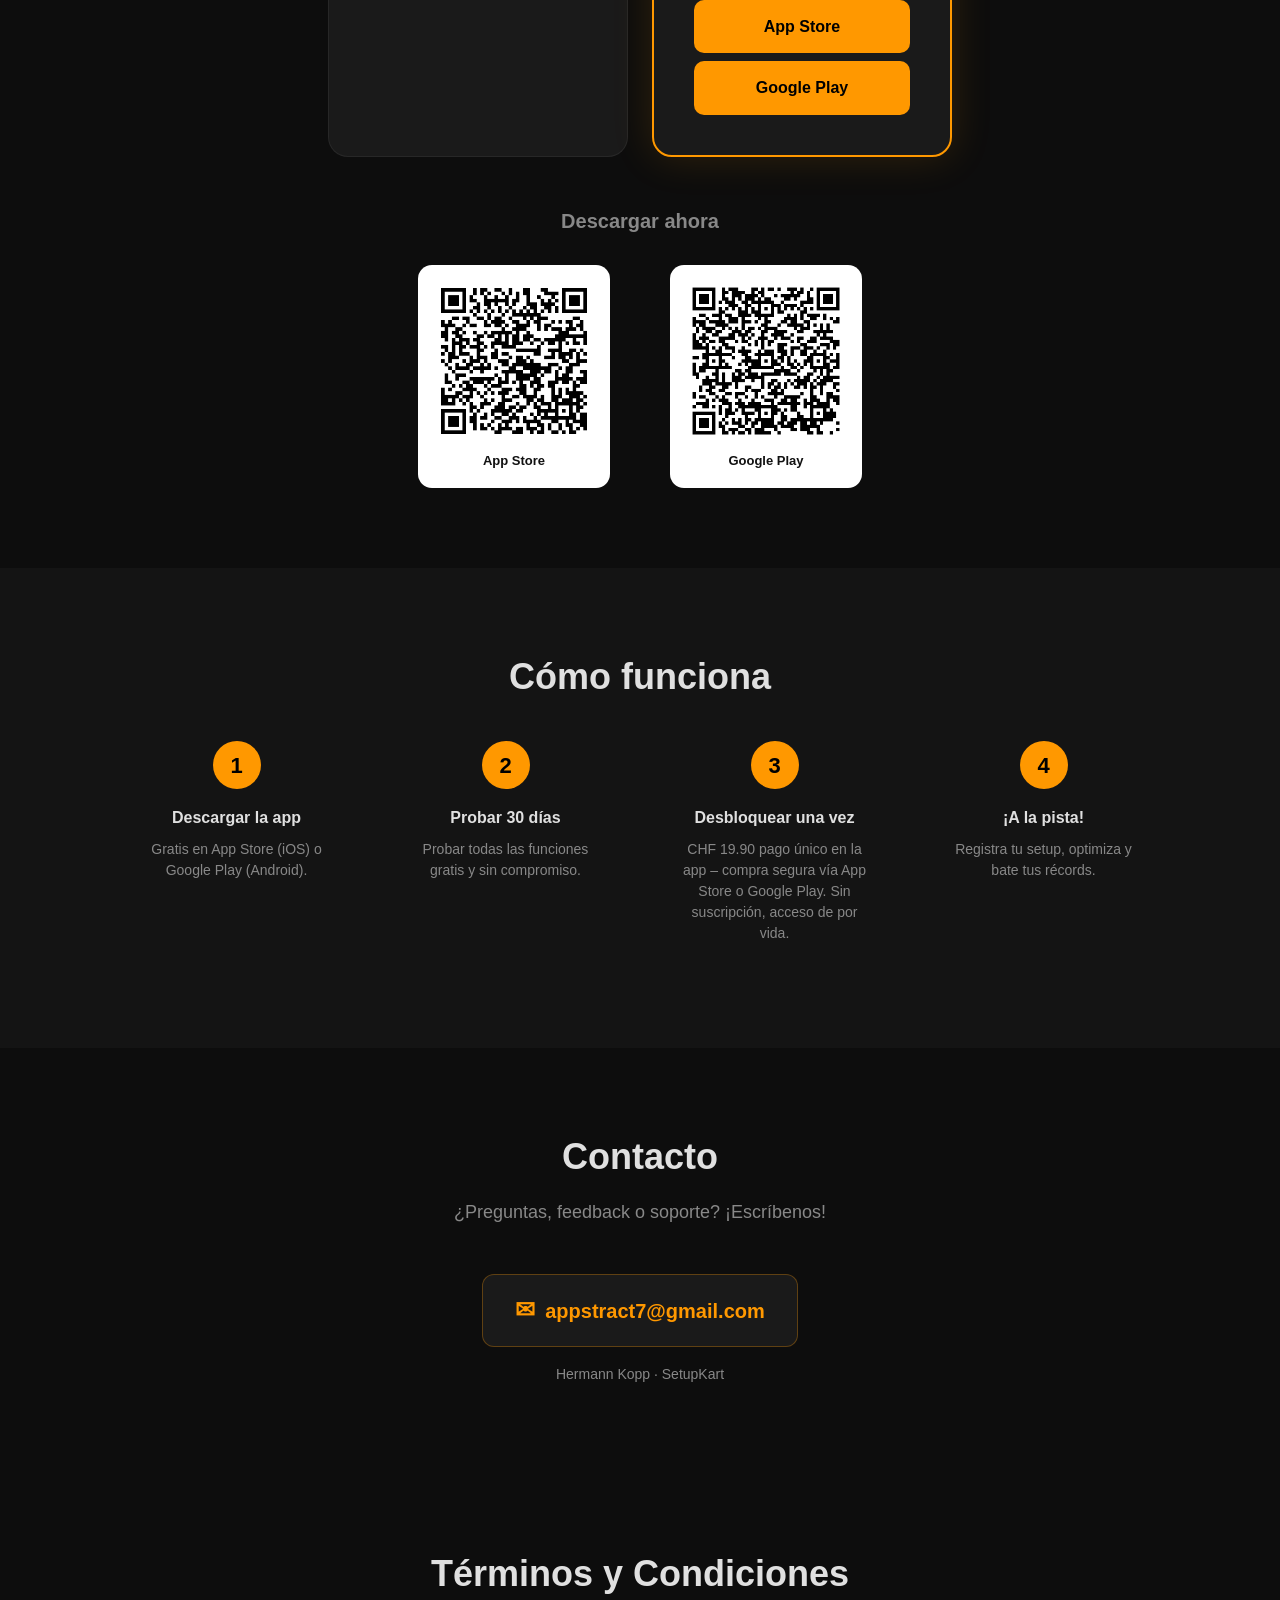
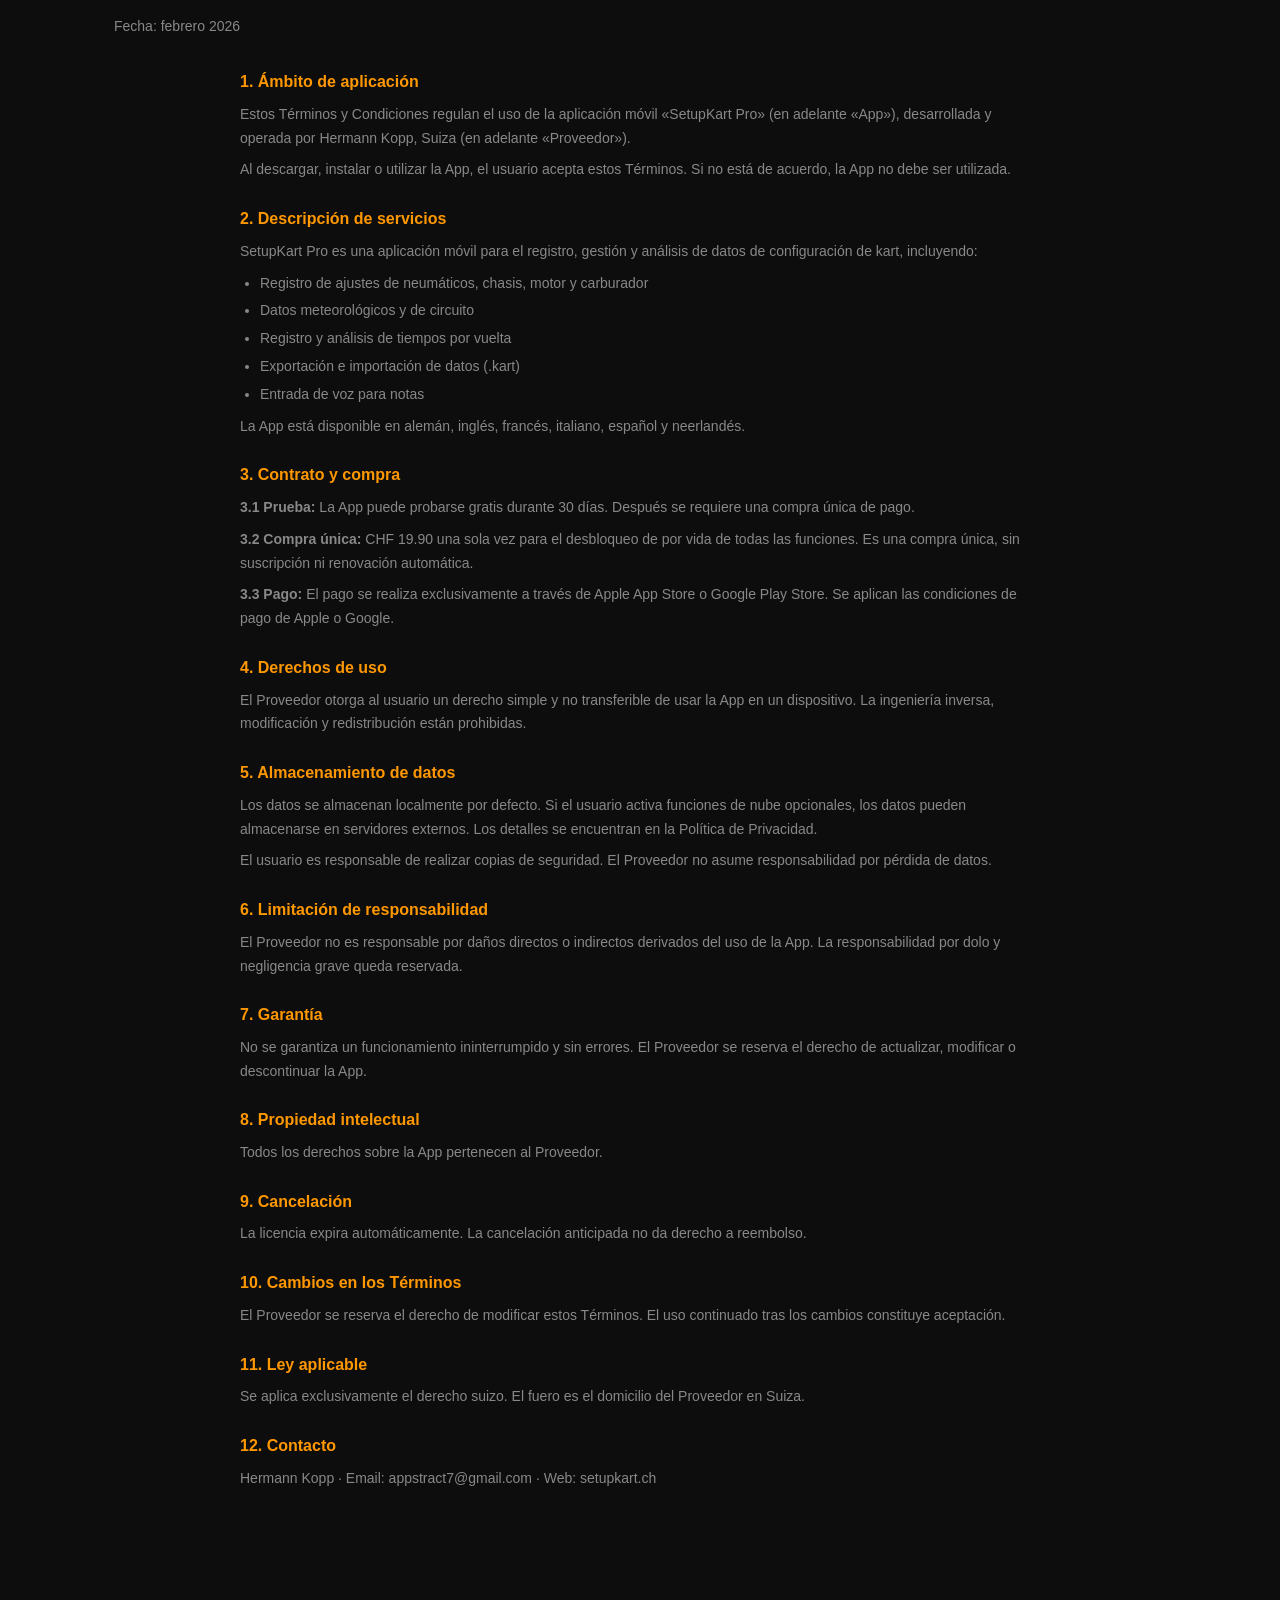
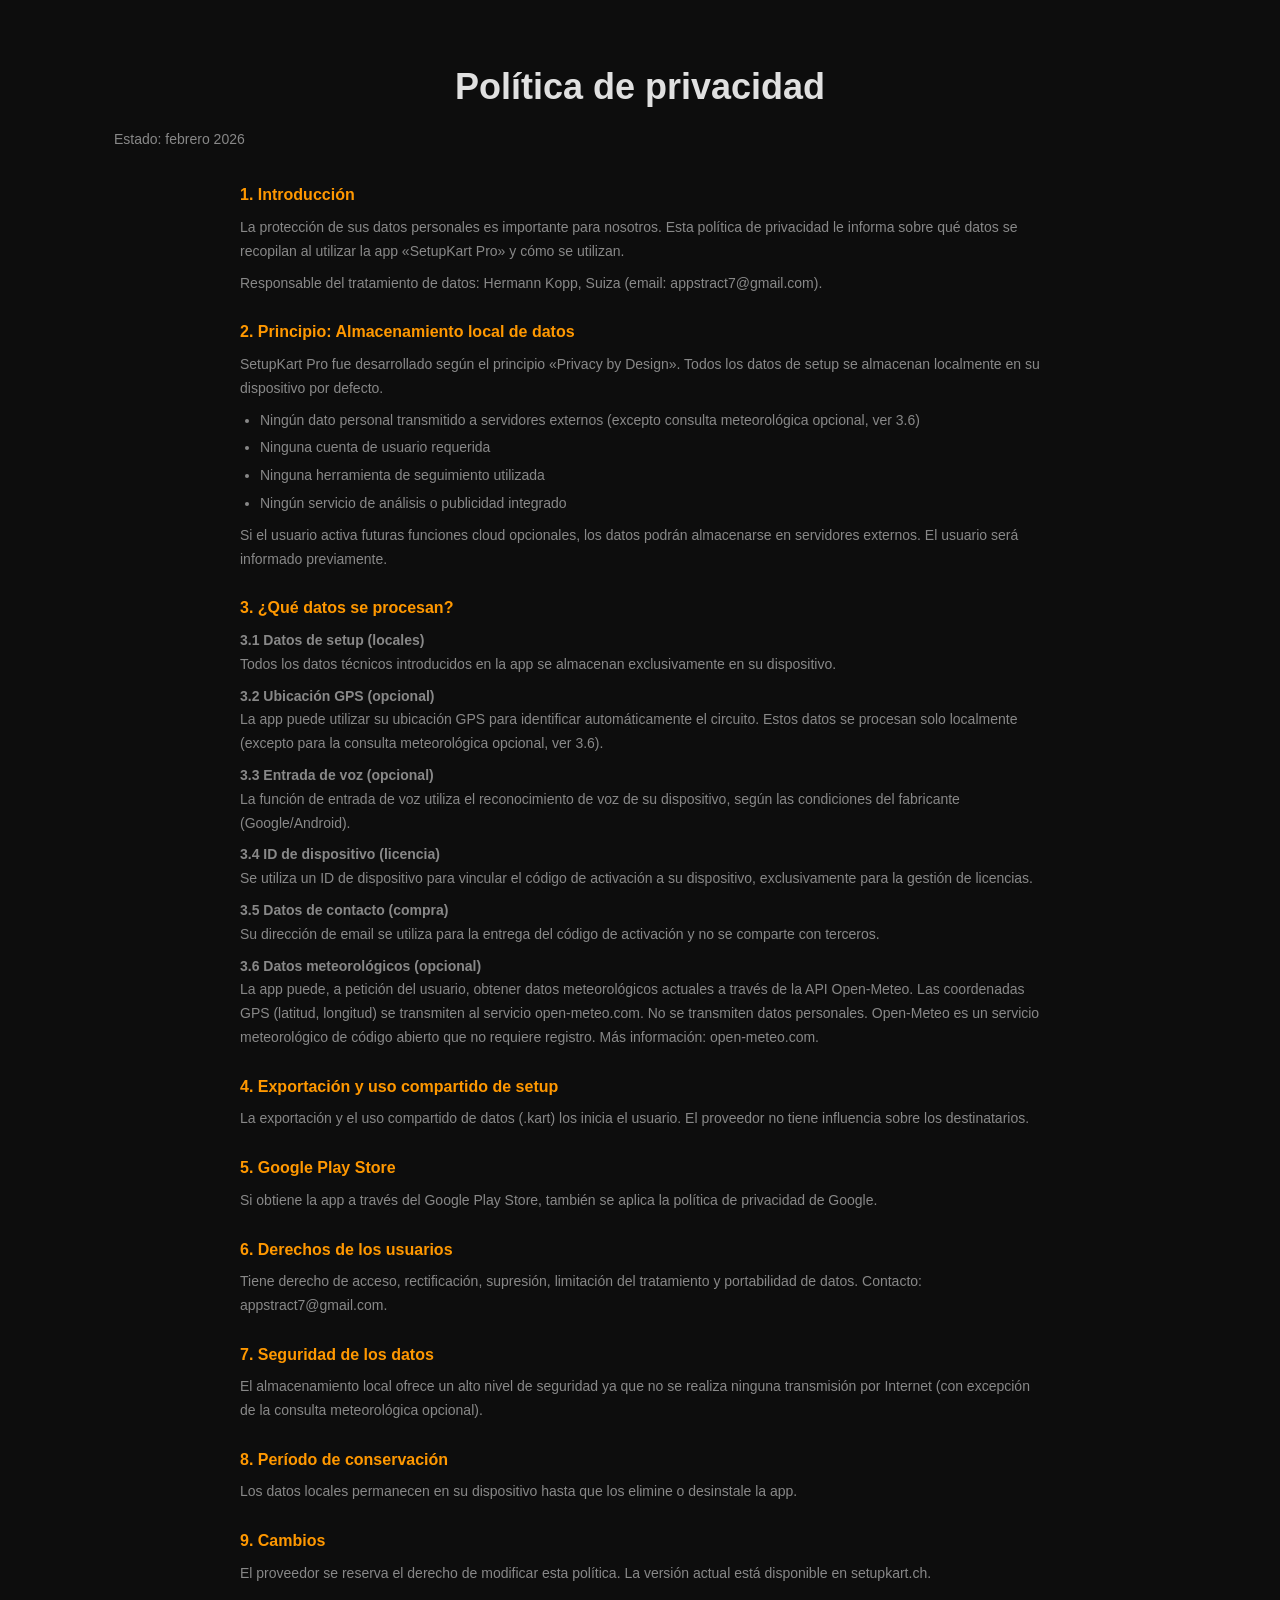
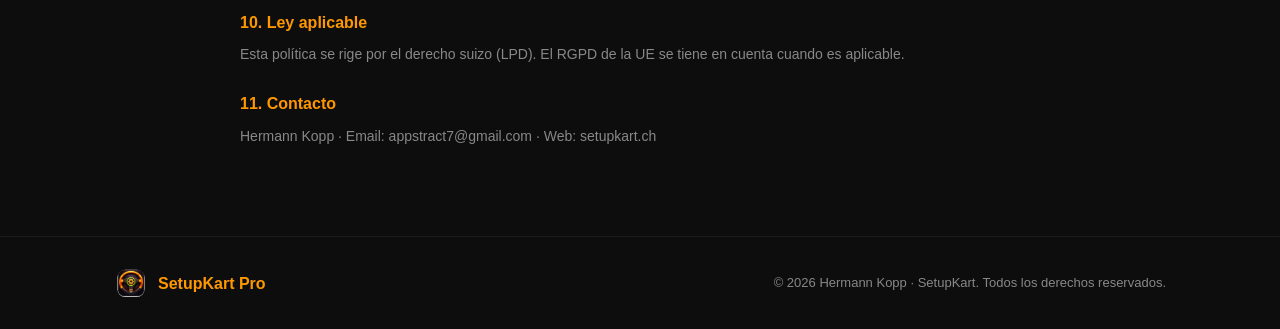
<file: es.html>
<!DOCTYPE html>
<html lang="es">
<head>
    <meta charset="UTF-8">
    <meta name="viewport" content="width=device-width, initial-scale=1.0">
    <title>SetupKart Pro - Tu setup de kart digital</title>
    <meta name="google-site-verification" content="QMnxvwdwQF9185BdcjcixT-LjUzBhshWIW5i6Z3Lq0k" />
    <meta name="description" content="SetupKart Pro - La app profesional para la gesti&oacute;n del setup de kart. Neum&aacute;ticos, chasis, motor, carburador - todo en un solo lugar.">
    <link rel="icon" type="image/png" href="app-icon.png">
    <link rel="stylesheet" href="style.css?v=3">
    <script async src="https://www.googletagmanager.com/gtag/js?id=G-S8B4YJMVKM"></script>
    <script>window.dataLayer=window.dataLayer||[];function gtag(){dataLayer.push(arguments);}gtag('js',new Date());gtag('config','G-S8B4YJMVKM');</script>
</head>
<body>

<nav class="navbar">
    <div class="container nav-content">
        <div class="nav-brand"><img src="app-icon.png" alt="SetupKart Pro" class="nav-icon"><span>SetupKart Pro</span></div>
        <div class="mobile-lang-switcher">
            <a href="index.html">DE</a><a href="en.html">EN</a><a href="fr.html">FR</a><a href="it.html">IT</a><a href="es.html" class="lang-active">ES</a><a href="nl.html">NL</a>
        </div>
        <div class="nav-links">
            <a href="#features">Funciones</a>
            <a href="#screenshots">Capturas</a>
            <a href="#precio">Precio</a>
            <a href="#contacto">Contacto</a>
            <a href="#agb">CGC</a>
            <a href="#datenschutz">Privacidad</a>
            <div class="lang-switcher">
                <a href="index.html">DE</a><a href="en.html">EN</a><a href="fr.html">FR</a><a href="it.html">IT</a><a href="es.html" class="lang-active">ES</a><a href="nl.html">NL</a>
            </div>
        </div>
    </div>
</nav>

<section class="hero">
    <div class="container hero-content">
        <div class="hero-text">
            <h1>Tu<br><span class="highlight">setup de kart</span><br>completo en una app</h1>
            <p class="hero-subtitle">
                Neum&aacute;ticos, chasis, motor, carburador, clima, tiempos de vuelta -
                todo registrado digitalmente, guardado y compartible.
                Se acab&oacute; el papel en la pista.
            </p>
            <div class="hero-badges">
                <span class="badge">Rotax</span><span class="badge">IAME</span><span class="badge">Vortex</span><span class="badge">TM</span><span class="badge">Honda</span><span class="badge">KZ</span>
            </div>
            <div class="hero-buttons">
                <a href="https://apps.apple.com/app/setupkart-pro/id6761076873" class="btn btn-primary" target="_blank">App Store</a>
                <a href="https://play.google.com/store/apps/details?id=com.kartsetup.pro" class="btn btn-primary" target="_blank">Google Play</a>
                <a href="#features" class="btn btn-outline">M&aacute;s info</a>
            </div>
            <p class="hero-languages">Disponible en 6 idiomas: DE, EN, FR, IT, ES, NL</p>
            <p class="hero-languages">&#128241; iOS &amp; Android</p>
        </div>
        <div class="hero-phone"><div class="phone-frame hero-slideshow">
            <img class="hero-slide" style="animation-delay:0s" src="screenshots/es/hero.jpg" alt="SetupKart Pro – resumen">
            <img class="hero-slide" style="animation-delay:4s" src="screenshots/es/chassis.jpg" alt="SetupKart Pro – introduciendo datos de chasis">
            <img class="hero-slide" style="animation-delay:8s" src="screenshots/es/motor.jpg" alt="SetupKart Pro – introduciendo datos de motor">
            <img class="hero-slide" style="animation-delay:12s" src="screenshots/es/notizen.jpg" alt="SetupKart Pro – notas">
        </div></div>
    </div>
</section>

<section id="features" class="features">
    <div class="container">
        <h2 class="section-title">Todo lo que necesitas</h2>
        <p class="section-subtitle">Una herramienta de setup completa - creada por kartistas, para kartistas</p>
        <div class="feature-grid">
            <div class="feature-card"><div class="feature-icon">&#9881;</div><h3>Neum&aacute;ticos &amp; Chasis</h3><p>Presi&oacute;n de neum&aacute;ticos (fr&iacute;o/caliente), ancho de v&iacute;a delantero &amp; trasero, ajuste de ca&iacute;da con visualizaci&oacute;n l&aacute;ser.</p></div>
            <div class="feature-card"><div class="feature-icon">&#9951;</div><h3>Motor &amp; Carburador</h3><p>Chiclé principal, ralent&iacute;, tornillo de aire, posici&oacute;n de aguja, buj&iacute;a. Vistas dedicadas Dell'Orto y Tillotson.</p></div>
            <div class="feature-card"><div class="feature-icon">&#9729;</div><h3>Clima &amp; Circuito</h3><p>Clima autom&aacute;tico por GPS, temperatura, condiciones. Guardar y cargar setups por circuito.</p></div>
            <div class="feature-card"><div class="feature-icon">&#9201;</div><h3>Tiempos de vuelta</h3><p>Registrar mejores tiempos y an&aacute;lisis de vueltas.</p></div>
            <div class="feature-card"><div class="feature-icon">&#128172;</div><h3>Compartir setup</h3><p>Exportar como archivo .kart y compartir por WhatsApp, email o Bluetooth.</p></div>
            <div class="feature-card"><div class="feature-icon">&#127908;</div><h3>Entrada de voz</h3><p>Dictar notas por voz - perfecto cuando las manos est&aacute;n sucias.</p></div>
            <div class="feature-card">
                <span class="new-badge">NUEVO</span>
                <div class="feature-icon">&#128296;</div>
                <h3>Horas de motor</h3>
                <p>Registra las horas del motor, gestiona los intervalos de servicio e identifica varios motores con números de precinto.</p>
            </div>
            <div class="feature-card">
                <span class="new-badge">NUEVO</span>
                <div class="feature-icon">&#129302;</div>
                <h3>Smart Setup</h3>
                <p>La app sugiere automáticamente la mejor configuración para el circuito y el clima actual - basado en tus mejores tiempos.</p>
            </div>
        </div>
    </div>
</section>

<section class="whats-new">
    <div class="container">
        <h2 class="section-title">Nuevo en la versi&oacute;n 2.1.9</h2>
        <p class="section-subtitle">&Uacute;ltimas mejoras de un vistazo</p>
        <div class="whats-new-grid">
            <div class="whats-new-item">
                <div class="whats-new-icon">&#128176;</div>
                <div><h4>Compra &uacute;nica en vez de suscripci&oacute;n</h4><p>CHF 19.90 una sola vez &ndash; desbloqueo de por vida de todas las funciones, sin suscripci&oacute;n.</p></div>
            </div>
            <div class="whats-new-item">
                <div class="whats-new-icon">&#127777;</div>
                <div><h4>EGT M&iacute;n/M&aacute;x</h4><p>Registra y analiza los valores m&iacute;nimo y m&aacute;ximo de temperatura de gases de escape.</p></div>
            </div>
            <div class="whats-new-item">
                <div class="whats-new-icon">&#9889;</div>
                <div><h4>Men&uacute; r&aacute;pido</h4><p>Las acciones m&aacute;s importantes ahora a un solo toque.</p></div>
            </div>
            <div class="whats-new-item">
                <div class="whats-new-icon">&#128225;</div>
                <div><h4>Detecci&oacute;n de circuito GPS &amp; clima</h4><p>Detecta autom&aacute;ticamente el circuito y las condiciones clim&aacute;ticas actuales.</p></div>
            </div>
            <div class="whats-new-item">
                <div class="whats-new-icon">&#128296;</div>
                <div><h4>Contador de horas de motor</h4><p>Registra las horas del motor con intervalos de servicio y números de precinto - gestiona varios motores fácilmente.</p></div>
            </div>
            <div class="whats-new-item">
                <div class="whats-new-icon">&#129302;</div>
                <div><h4>Smart Setup</h4><p>Sugerencia automática de la mejor configuración para el circuito &amp; el clima - basado en tus mejores tiempos.</p></div>
            </div>
        </div>
    </div>
</section>

<section class="privacy-banner">
    <div class="container">
        <div class="privacy-content">
            <div class="privacy-icon">&#128274;</div>
            <div>
                <h3>Tus datos se quedan contigo</h3>
                <p>Todos los datos de setup se guardan exclusivamente en tu tel&eacute;fono. Sin nube, sin cuenta necesaria. Tus datos te pertenecen - y solo a ti.</p>
                <div class="privacy-badges">
                    <span class="privacy-badge">100% Sin conexi&oacute;n</span>
                    <span class="privacy-badge">Sin Nube</span>
                    <span class="privacy-badge">Sin Cuenta</span>
                </div>
            </div>
        </div>
    </div>
</section>

<section id="screenshots" class="screenshots-section">
    <div class="container">
        <h2 class="section-title">As&iacute; se ve</h2>
        <p class="section-subtitle">Dise&ntilde;o oscuro, optimizado para la pista</p>
        <div class="screenshot-gallery">
            <div class="screenshot-item"><div class="phone-frame small"><img src="screenshots/es/hero.jpg" alt="Pantalla principal – Piloto &amp; Clima"></div><span class="screenshot-label">Pantalla principal</span></div>
            <div class="screenshot-item"><div class="phone-frame small"><img src="screenshots/es/motor.jpg" alt="Motor &amp; Carburador"></div><span class="screenshot-label">Motor &amp; Carburador</span></div>
            <div class="screenshot-item"><div class="phone-frame small"><img src="screenshots/es/achse.jpg" alt="Eje &amp; Transmisi&oacute;n"></div><span class="screenshot-label">Eje &amp; Transmisi&oacute;n</span></div>
            <div class="screenshot-item"><div class="phone-frame small"><img src="screenshots/es/tilotson.jpg" alt="IAME Tillotson Carburador"></div><span class="screenshot-label">IAME Tillotson</span></div>
            <div class="screenshot-item"><div class="phone-frame small"><img src="screenshots/es/laser.jpg" alt="L&aacute;ser Ca&iacute;da"></div><span class="screenshot-label">L&aacute;ser Ca&iacute;da</span></div>
            <div class="screenshot-item"><div class="phone-frame small"><img src="screenshots/es/notizen.jpg" alt="Notas de setup &amp; Guardar"></div><span class="screenshot-label">Notas &amp; Guardar</span></div>
            <div class="screenshot-item"><div class="phone-frame small"><img src="screenshots/es/caster.jpg" alt="Eje delantero &amp; C&aacute;ster"></div><span class="screenshot-label">Eje delantero</span></div>
        </div>
    </div>
</section>

<section class="engines">
    <div class="container">
        <h2 class="section-title">Todos los motores soportados</h2>
        <div class="engine-grid">
            <div class="engine-card"><strong>Rotax</strong><span>Max / Junior / Mini / Micro</span></div>
            <div class="engine-card"><strong>IAME</strong><span>X30 / Carburador Tillotson</span></div>
            <div class="engine-card"><strong>Vortex</strong><span>Mini / Junior / Senior</span></div>
            <div class="engine-card"><strong>TM</strong><span>KZ / OK</span></div>
            <div class="engine-card"><strong>Honda</strong><span>GX / Rental</span></div>
            <div class="engine-card"><strong>KZ</strong><span>Kart con cambio</span></div>
        </div>
    </div>
</section>

<section id="precio" class="pricing">
    <div class="container">
        <h2 class="section-title">Simple &amp; justo</h2>
        <div class="pricing-cards">
            <div class="price-card"><h3>Prueba</h3><div class="price">Gratis</div><p class="price-period">30 d&iacute;as</p>
                <ul><li>Todas las funciones disponibles</li><li>Sin tarjeta de cr&eacute;dito</li><li>Sin compromiso</li></ul>
                <a href="https://apps.apple.com/app/setupkart-pro/id6761076873" class="btn btn-outline" target="_blank">App Store</a>
                <a href="https://play.google.com/store/apps/details?id=com.kartsetup.pro" class="btn btn-outline" target="_blank" style="margin-top:8px;">Google Play</a>
            </div>
            <div class="price-card featured"><div class="price-badge">Compra &uacute;nica</div><h3>SetupKart Pro</h3><div class="price">CHF 19.90</div><p class="price-period">pago &uacute;nico &middot; de por vida</p>
                <ul><li>Todas las funciones ilimitadas</li><li>Todos los motores &amp; categor&iacute;as</li><li>Exportar &amp; importar setup</li><li>Todas las actualizaciones incluidas</li><li>6 idiomas</li><li>&#10003; Sin suscripci&oacute;n, sin renovaci&oacute;n autom&aacute;tica</li></ul>
                <a href="https://apps.apple.com/app/setupkart-pro/id6761076873" class="btn btn-primary" target="_blank">App Store</a>
                <a href="https://play.google.com/store/apps/details?id=com.kartsetup.pro" class="btn btn-primary" target="_blank" style="margin-top:8px;">Google Play</a>
            </div>
        </div>
        <div class="store-download">
            <h3>Descargar ahora</h3>
            <div class="qr-row">
                <a href="https://apps.apple.com/app/setupkart-pro/id6761076873" target="_blank">
                    <div class="qr-box"><img src="qr_appstore.png" alt="App Store QR"><p>App Store</p></div>
                </a>
                <a href="https://play.google.com/store/apps/details?id=com.kartsetup.pro" target="_blank">
                    <div class="qr-box"><img src="qr_playstore.png" alt="Google Play QR"><p>Google Play</p></div>
                </a>
            </div>
        </div>
    </div>
</section>

<section class="how-it-works">
    <div class="container">
        <h2 class="section-title">C&oacute;mo funciona</h2>
        <div class="steps">
            <div class="step"><div class="step-number">1</div><h3>Descargar la app</h3><p>Gratis en App Store (iOS) o Google Play (Android).</p></div>
            <div class="step"><div class="step-number">2</div><h3>Probar 30 d&iacute;as</h3><p>Probar todas las funciones gratis y sin compromiso.</p></div>
            <div class="step"><div class="step-number">3</div><h3>Desbloquear una vez</h3><p>CHF 19.90 pago &uacute;nico en la app – compra segura v&iacute;a App Store o Google Play. Sin suscripci&oacute;n, acceso de por vida.</p></div>
            <div class="step"><div class="step-number">4</div><h3>&iexcl;A la pista!</h3><p>Registra tu setup, optimiza y bate tus r&eacute;cords.</p></div>
        </div>
    </div>
</section>

<section id="contacto" class="contact">
    <div class="container">
        <h2 class="section-title">Contacto</h2>
        <p class="section-subtitle">&iquest;Preguntas, feedback o soporte? &iexcl;Escr&iacute;benos!</p>
        <div class="contact-info"><a href="mailto:appstract7@gmail.com" class="contact-item"><span class="contact-icon">&#9993;</span><span>appstract7@gmail.com</span></a></div>
        <p class="contact-name">Hermann Kopp &middot; SetupKart</p>
    </div>
</section>

<!-- ═══════════════════════════════════════ -->
<!-- AGB -->
<!-- ═══════════════════════════════════════ -->
<section id="agb" class="agb">
    <div class="container">
        <h2 class="section-title">Términos y Condiciones</h2>
        <p class="agb-stand">Fecha: febrero 2026</p>
        <div class="agb-content">
            <h3>1. Ámbito de aplicación</h3>
            <p>Estos Términos y Condiciones regulan el uso de la aplicación móvil «SetupKart Pro» (en adelante «App»), desarrollada y operada por Hermann Kopp, Suiza (en adelante «Proveedor»).</p>
            <p>Al descargar, instalar o utilizar la App, el usuario acepta estos Términos. Si no está de acuerdo, la App no debe ser utilizada.</p>
            <h3>2. Descripción de servicios</h3>
            <p>SetupKart Pro es una aplicación móvil para el registro, gestión y análisis de datos de configuración de kart, incluyendo:</p>
            <ul>
                <li>Registro de ajustes de neumáticos, chasis, motor y carburador</li>
                <li>Datos meteorológicos y de circuito</li>
                <li>Registro y análisis de tiempos por vuelta</li>
                <li>Exportación e importación de datos (.kart)</li>
                <li>Entrada de voz para notas</li>
            </ul>
            <p>La App está disponible en alemán, inglés, francés, italiano, español y neerlandés.</p>
            <h3>3. Contrato y compra</h3>
            <p><strong>3.1 Prueba:</strong> La App puede probarse gratis durante 30 días. Después se requiere una compra única de pago.</p>
            <p><strong>3.2 Compra única:</strong> CHF 19.90 una sola vez para el desbloqueo de por vida de todas las funciones. Es una compra única, sin suscripción ni renovación automática.</p>
            <p><strong>3.3 Pago:</strong> El pago se realiza exclusivamente a través de Apple App Store o Google Play Store. Se aplican las condiciones de pago de Apple o Google.</p>
            <h3>4. Derechos de uso</h3>
            <p>El Proveedor otorga al usuario un derecho simple y no transferible de usar la App en un dispositivo. La ingeniería inversa, modificación y redistribución están prohibidas.</p>
            <h3>5. Almacenamiento de datos</h3>
            <p>Los datos se almacenan localmente por defecto. Si el usuario activa funciones de nube opcionales, los datos pueden almacenarse en servidores externos. Los detalles se encuentran en la Política de Privacidad.</p>
            <p>El usuario es responsable de realizar copias de seguridad. El Proveedor no asume responsabilidad por pérdida de datos.</p>
            <h3>6. Limitación de responsabilidad</h3>
            <p>El Proveedor no es responsable por daños directos o indirectos derivados del uso de la App. La responsabilidad por dolo y negligencia grave queda reservada.</p>
            <h3>7. Garantía</h3>
            <p>No se garantiza un funcionamiento ininterrumpido y sin errores. El Proveedor se reserva el derecho de actualizar, modificar o descontinuar la App.</p>
            <h3>8. Propiedad intelectual</h3>
            <p>Todos los derechos sobre la App pertenecen al Proveedor.</p>
            <h3>9. Cancelación</h3>
            <p>La licencia expira automáticamente. La cancelación anticipada no da derecho a reembolso.</p>
            <h3>10. Cambios en los Términos</h3>
            <p>El Proveedor se reserva el derecho de modificar estos Términos. El uso continuado tras los cambios constituye aceptación.</p>
            <h3>11. Ley aplicable</h3>
            <p>Se aplica exclusivamente el derecho suizo. El fuero es el domicilio del Proveedor en Suiza.</p>
            <h3>12. Contacto</h3>
            <p>Hermann Kopp · Email: appstract7@gmail.com · Web: setupkart.ch</p>
        </div>
    </div>
</section>

<section id="datenschutz" class="agb">
    <div class="container">
        <h2 class="section-title">Pol&iacute;tica de privacidad</h2>
        <p class="agb-stand">Estado: febrero 2026</p>
        <div class="agb-content">
            <h3>1. Introducci&oacute;n</h3>
            <p>La protecci&oacute;n de sus datos personales es importante para nosotros. Esta pol&iacute;tica de privacidad le informa sobre qu&eacute; datos se recopilan al utilizar la app &laquo;SetupKart Pro&raquo; y c&oacute;mo se utilizan.</p>
            <p>Responsable del tratamiento de datos: Hermann Kopp, Suiza (email: appstract7@gmail.com).</p>

            <h3>2. Principio: Almacenamiento local de datos</h3>
            <p>SetupKart Pro fue desarrollado seg&uacute;n el principio &laquo;Privacy by Design&raquo;. Todos los datos de setup se almacenan localmente en su dispositivo por defecto.</p>
            <ul>
                <li>Ning&uacute;n dato personal transmitido a servidores externos (excepto consulta meteorol&oacute;gica opcional, ver 3.6)</li>
                <li>Ninguna cuenta de usuario requerida</li>
                <li>Ninguna herramienta de seguimiento utilizada</li>
                <li>Ning&uacute;n servicio de an&aacute;lisis o publicidad integrado</li>
            </ul>
            <p>Si el usuario activa futuras funciones cloud opcionales, los datos podr&aacute;n almacenarse en servidores externos. El usuario ser&aacute; informado previamente.</p>

            <h3>3. &iquest;Qu&eacute; datos se procesan?</h3>
            <p><strong>3.1 Datos de setup (locales)</strong><br>Todos los datos t&eacute;cnicos introducidos en la app se almacenan exclusivamente en su dispositivo.</p>
            <p><strong>3.2 Ubicaci&oacute;n GPS (opcional)</strong><br>La app puede utilizar su ubicaci&oacute;n GPS para identificar autom&aacute;ticamente el circuito. Estos datos se procesan solo localmente (excepto para la consulta meteorol&oacute;gica opcional, ver 3.6).</p>
            <p><strong>3.3 Entrada de voz (opcional)</strong><br>La funci&oacute;n de entrada de voz utiliza el reconocimiento de voz de su dispositivo, seg&uacute;n las condiciones del fabricante (Google/Android).</p>
            <p><strong>3.4 ID de dispositivo (licencia)</strong><br>Se utiliza un ID de dispositivo para vincular el c&oacute;digo de activaci&oacute;n a su dispositivo, exclusivamente para la gesti&oacute;n de licencias.</p>
            <p><strong>3.5 Datos de contacto (compra)</strong><br>Su direcci&oacute;n de email se utiliza para la entrega del c&oacute;digo de activaci&oacute;n y no se comparte con terceros.</p>
            <p><strong>3.6 Datos meteorol&oacute;gicos (opcional)</strong><br>La app puede, a petici&oacute;n del usuario, obtener datos meteorol&oacute;gicos actuales a trav&eacute;s de la API Open-Meteo. Las coordenadas GPS (latitud, longitud) se transmiten al servicio open-meteo.com. No se transmiten datos personales. Open-Meteo es un servicio meteorol&oacute;gico de c&oacute;digo abierto que no requiere registro. M&aacute;s informaci&oacute;n: open-meteo.com.</p>

            <h3>4. Exportaci&oacute;n y uso compartido de setup</h3>
            <p>La exportaci&oacute;n y el uso compartido de datos (.kart) los inicia el usuario. El proveedor no tiene influencia sobre los destinatarios.</p>

            <h3>5. Google Play Store</h3>
            <p>Si obtiene la app a trav&eacute;s del Google Play Store, tambi&eacute;n se aplica la pol&iacute;tica de privacidad de Google.</p>

            <h3>6. Derechos de los usuarios</h3>
            <p>Tiene derecho de acceso, rectificaci&oacute;n, supresi&oacute;n, limitaci&oacute;n del tratamiento y portabilidad de datos. Contacto: appstract7@gmail.com.</p>

            <h3>7. Seguridad de los datos</h3>
            <p>El almacenamiento local ofrece un alto nivel de seguridad ya que no se realiza ninguna transmisi&oacute;n por Internet (con excepci&oacute;n de la consulta meteorol&oacute;gica opcional).</p>

            <h3>8. Per&iacute;odo de conservaci&oacute;n</h3>
            <p>Los datos locales permanecen en su dispositivo hasta que los elimine o desinstale la app.</p>

            <h3>9. Cambios</h3>
            <p>El proveedor se reserva el derecho de modificar esta pol&iacute;tica. La versi&oacute;n actual est&aacute; disponible en setupkart.ch.</p>

            <h3>10. Ley aplicable</h3>
            <p>Esta pol&iacute;tica se rige por el derecho suizo (LPD). El RGPD de la UE se tiene en cuenta cuando es aplicable.</p>

            <h3>11. Contacto</h3>
            <p>Hermann Kopp &middot; Email: appstract7@gmail.com &middot; Web: setupkart.ch</p>
        </div>
    </div>
</section>

<footer class="footer"><div class="container"><div class="footer-content">
    <div class="footer-brand"><img src="app-icon.png" alt="SetupKart Pro" class="footer-icon"><span>SetupKart Pro</span></div>
    <p>&copy; 2026 Hermann Kopp &middot; SetupKart. Todos los derechos reservados.</p>
</div></div></footer>

</body>
</html>
</file>
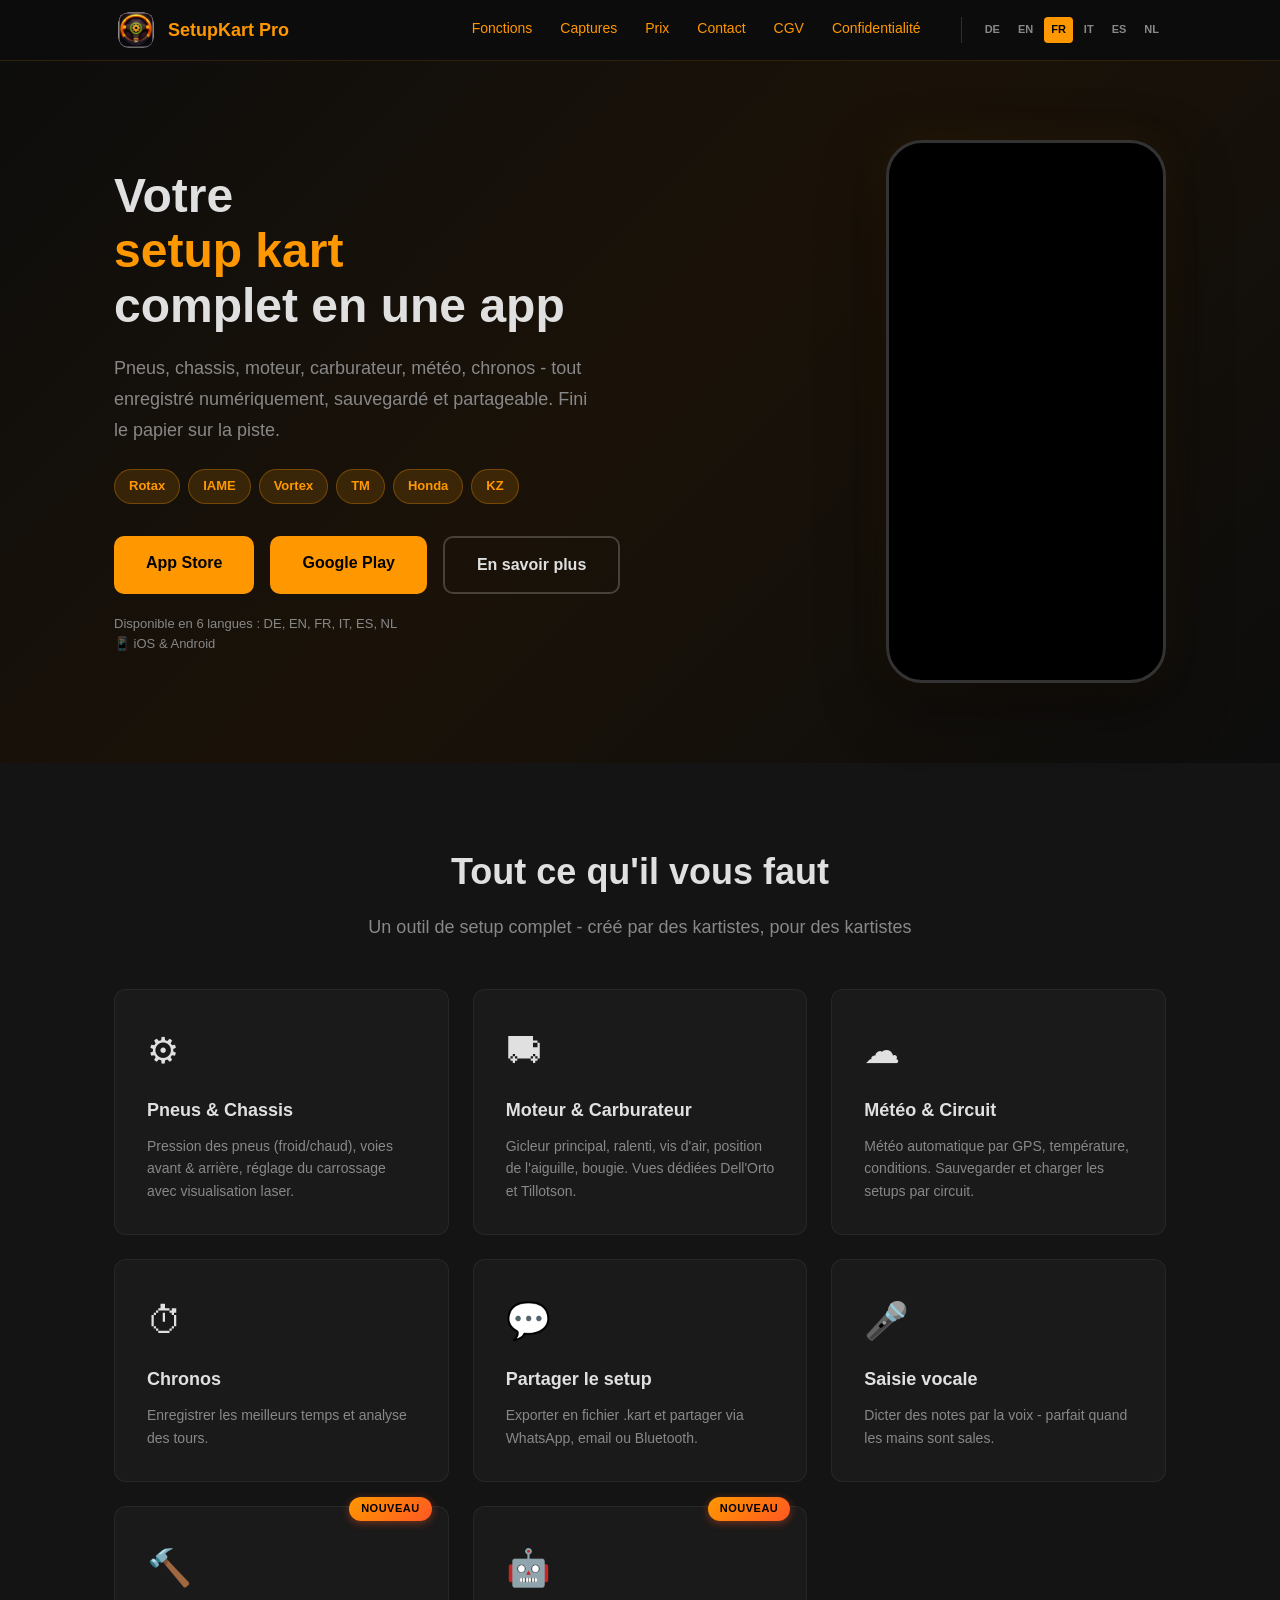
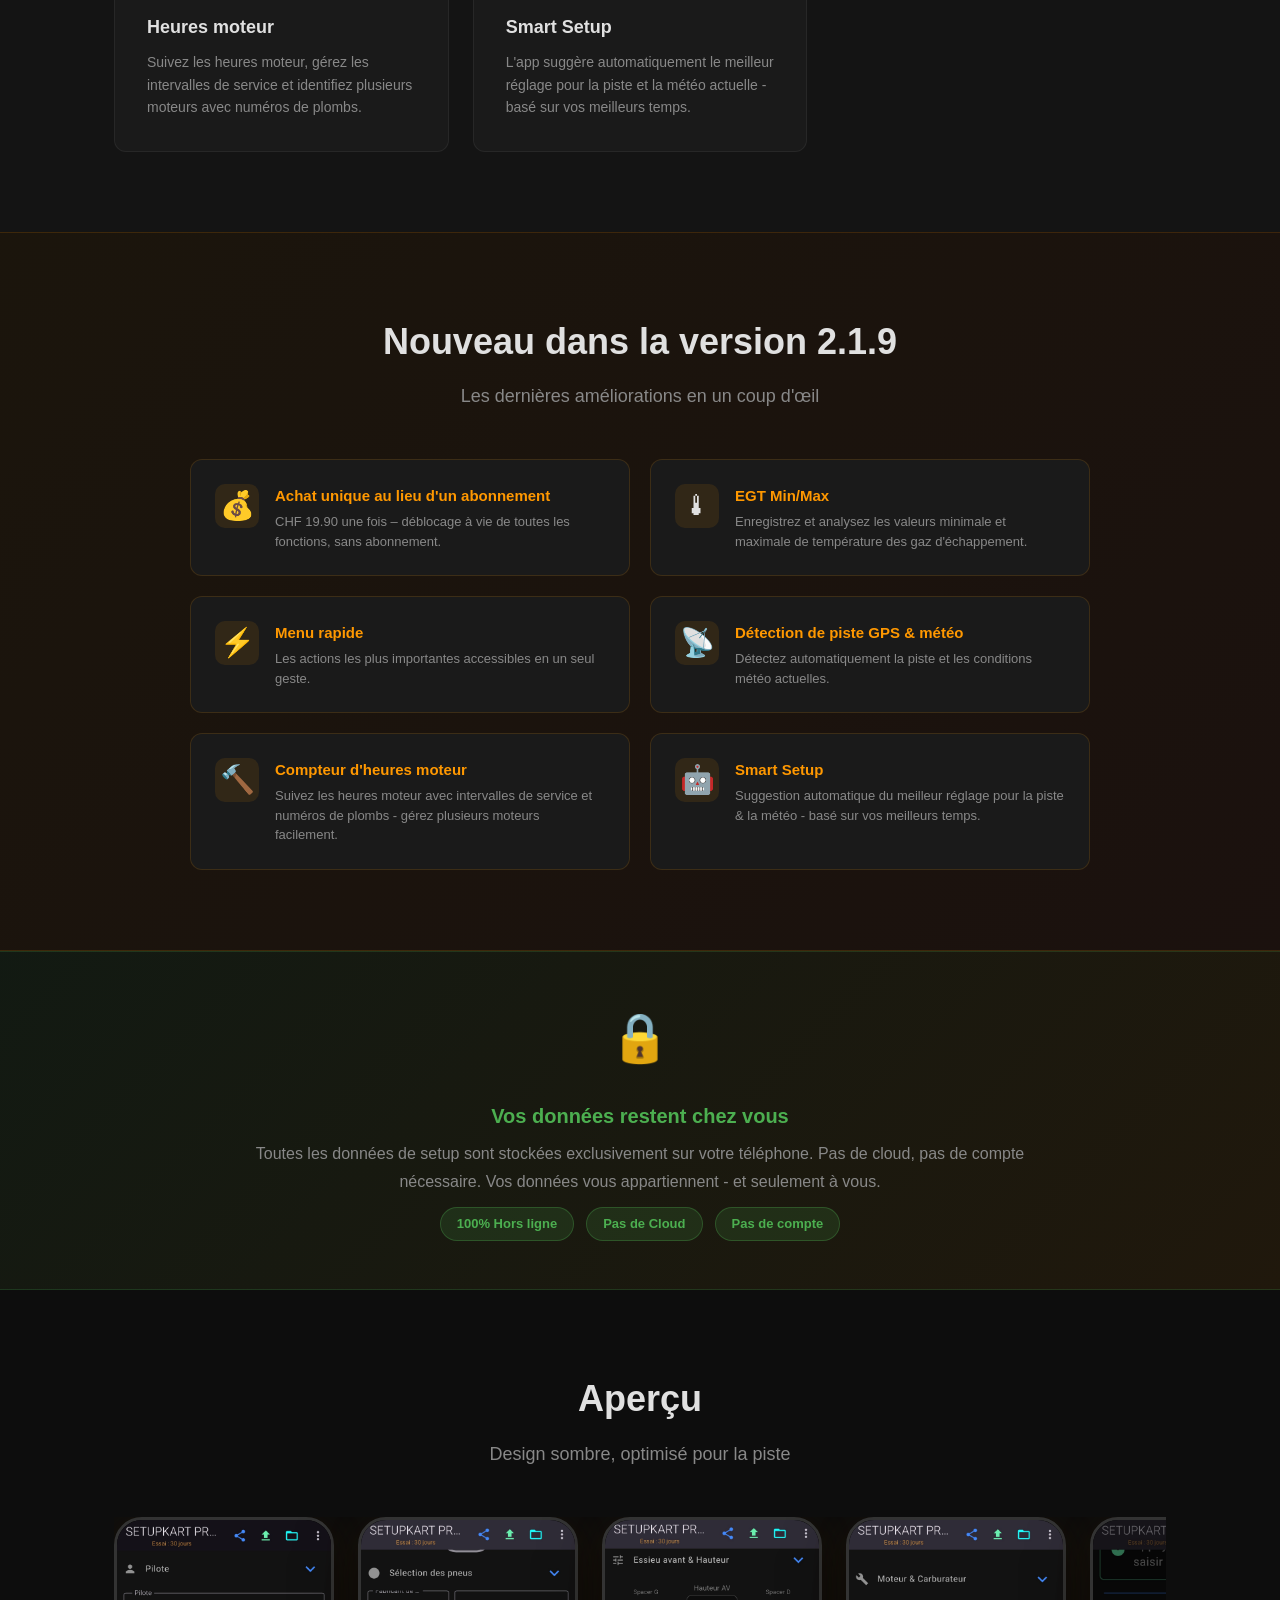
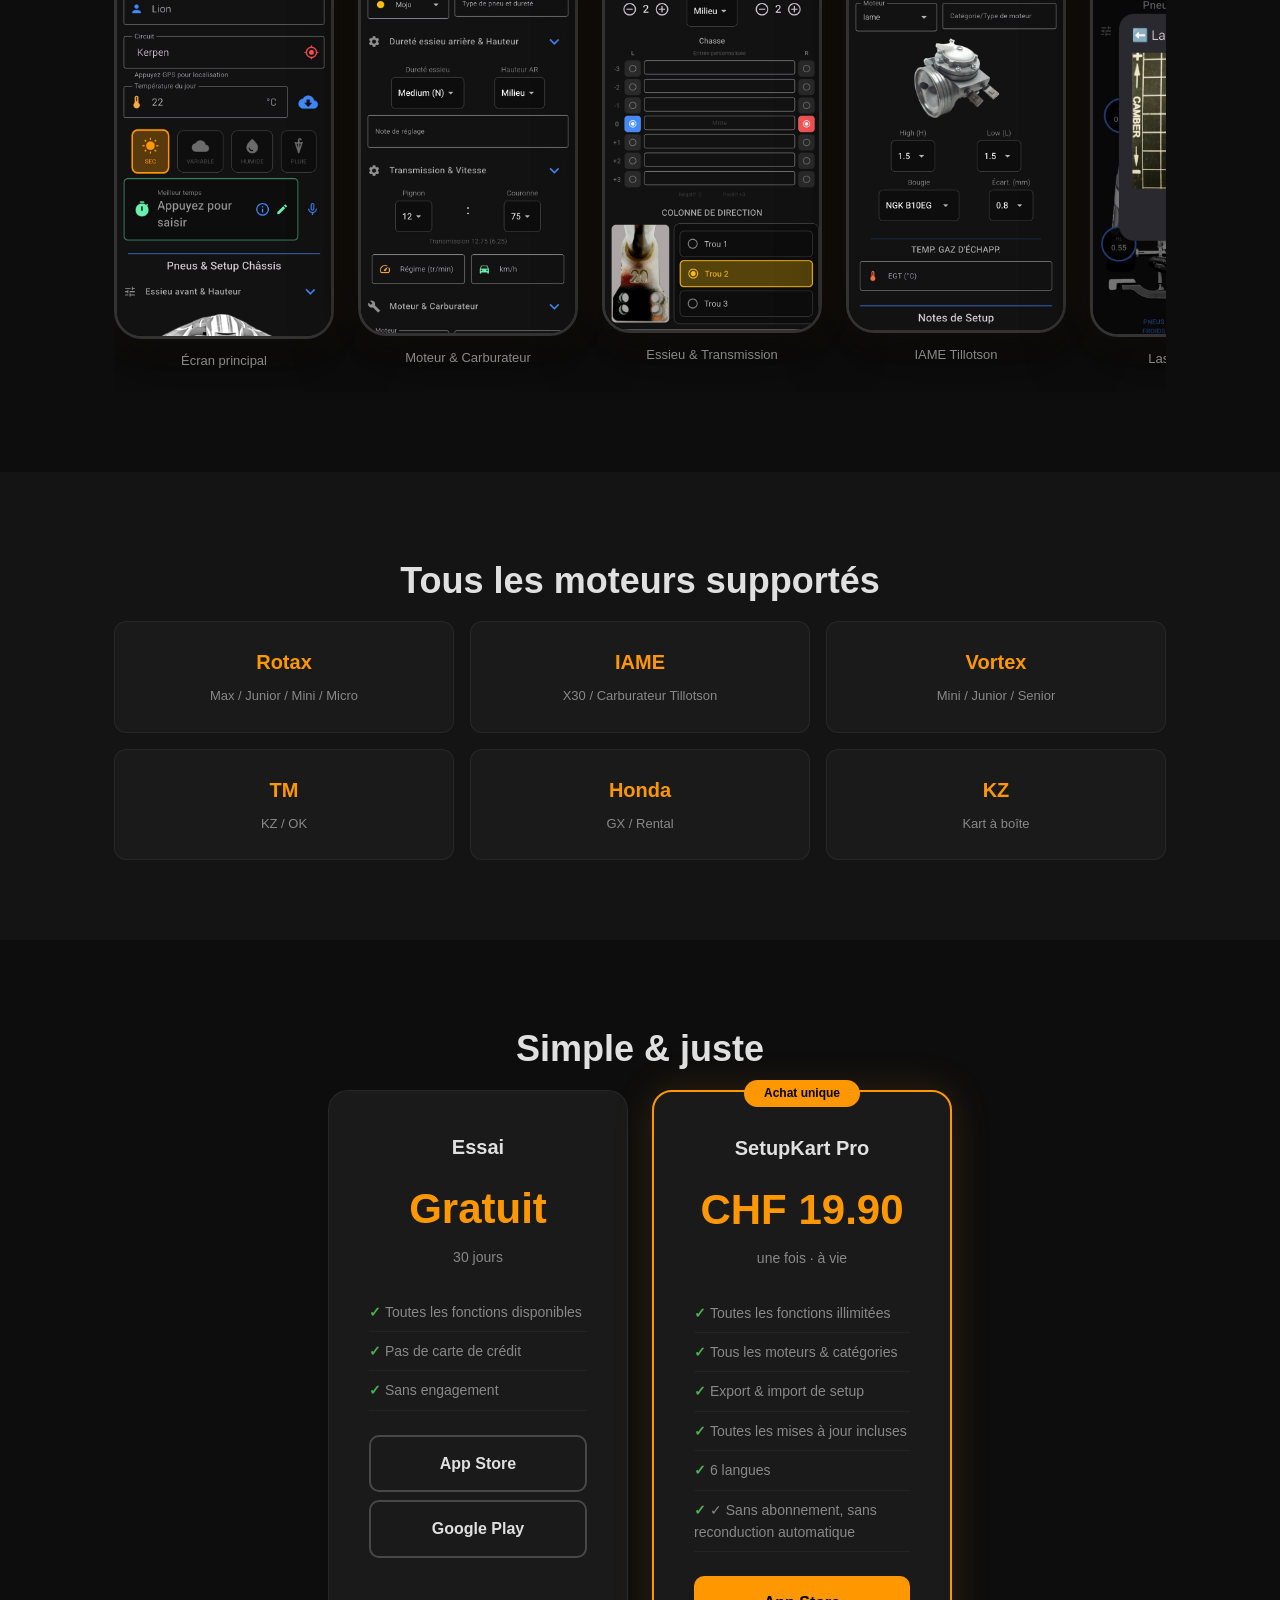
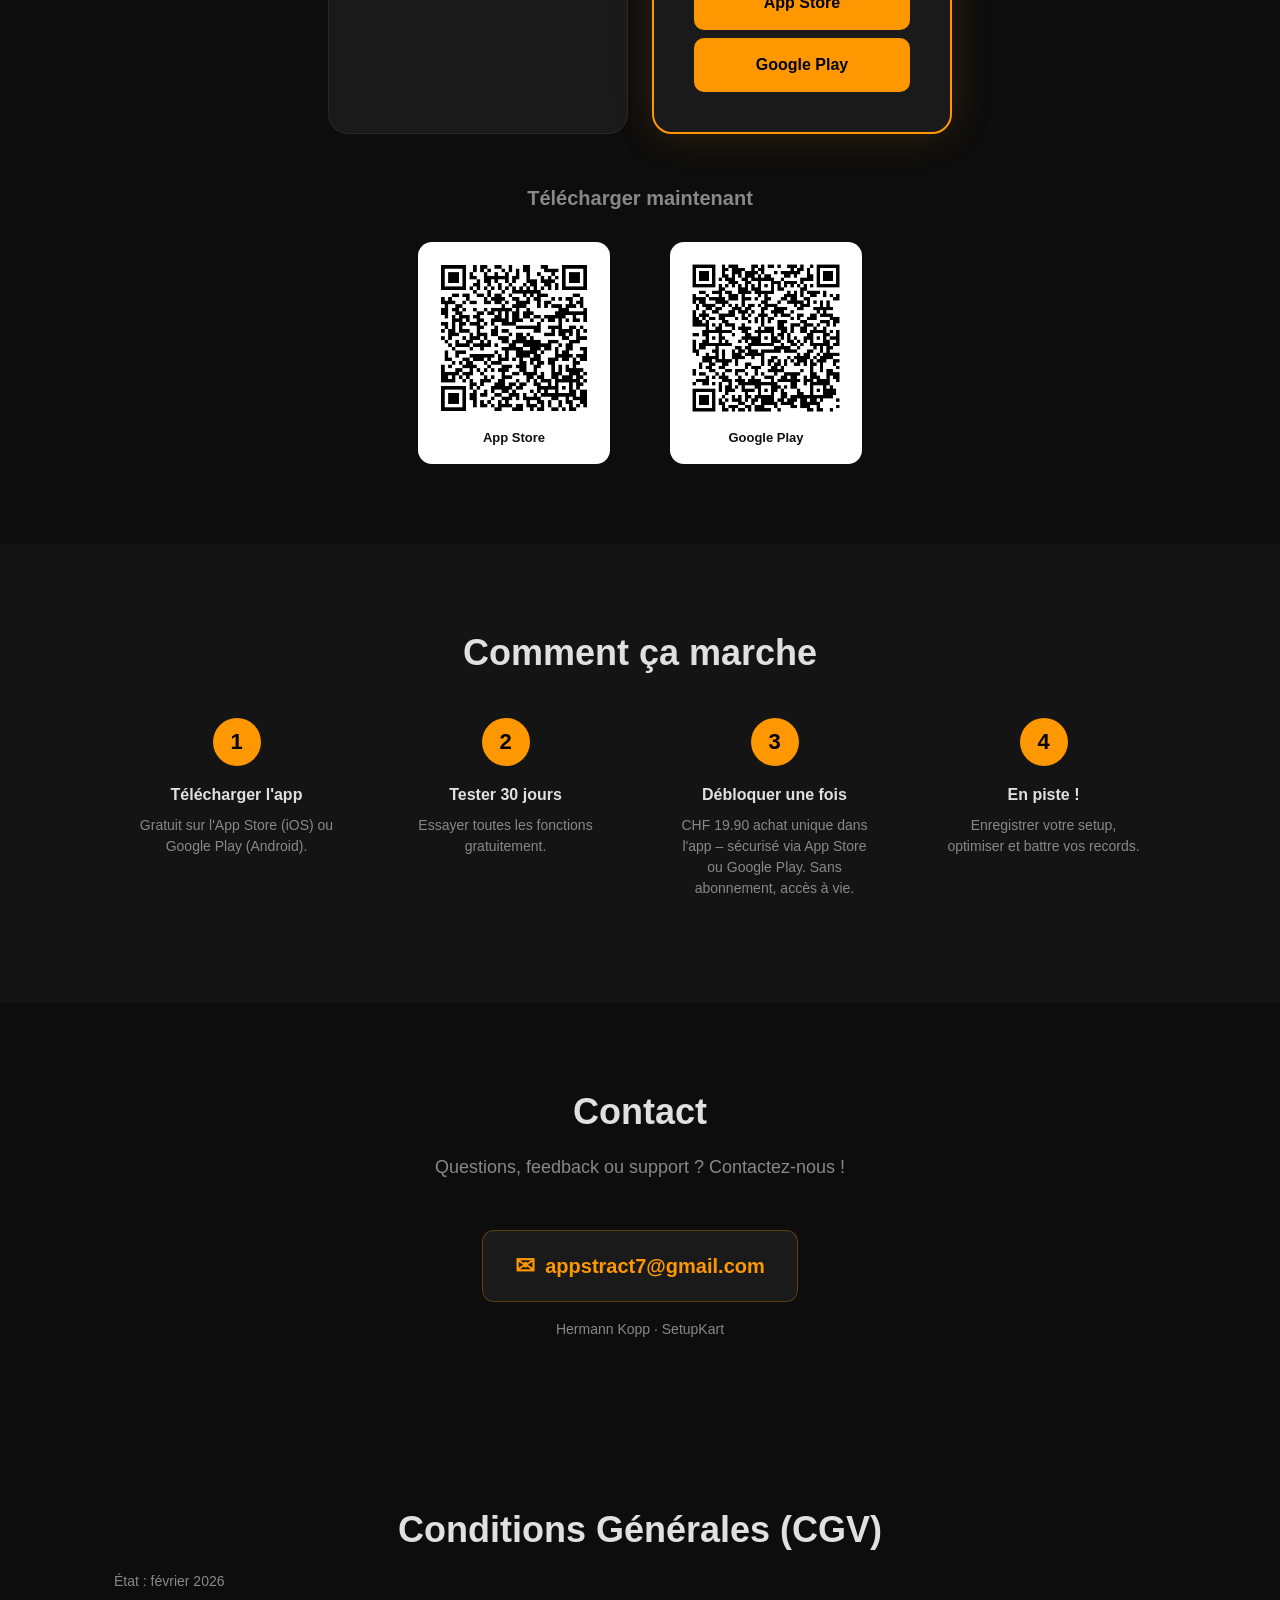
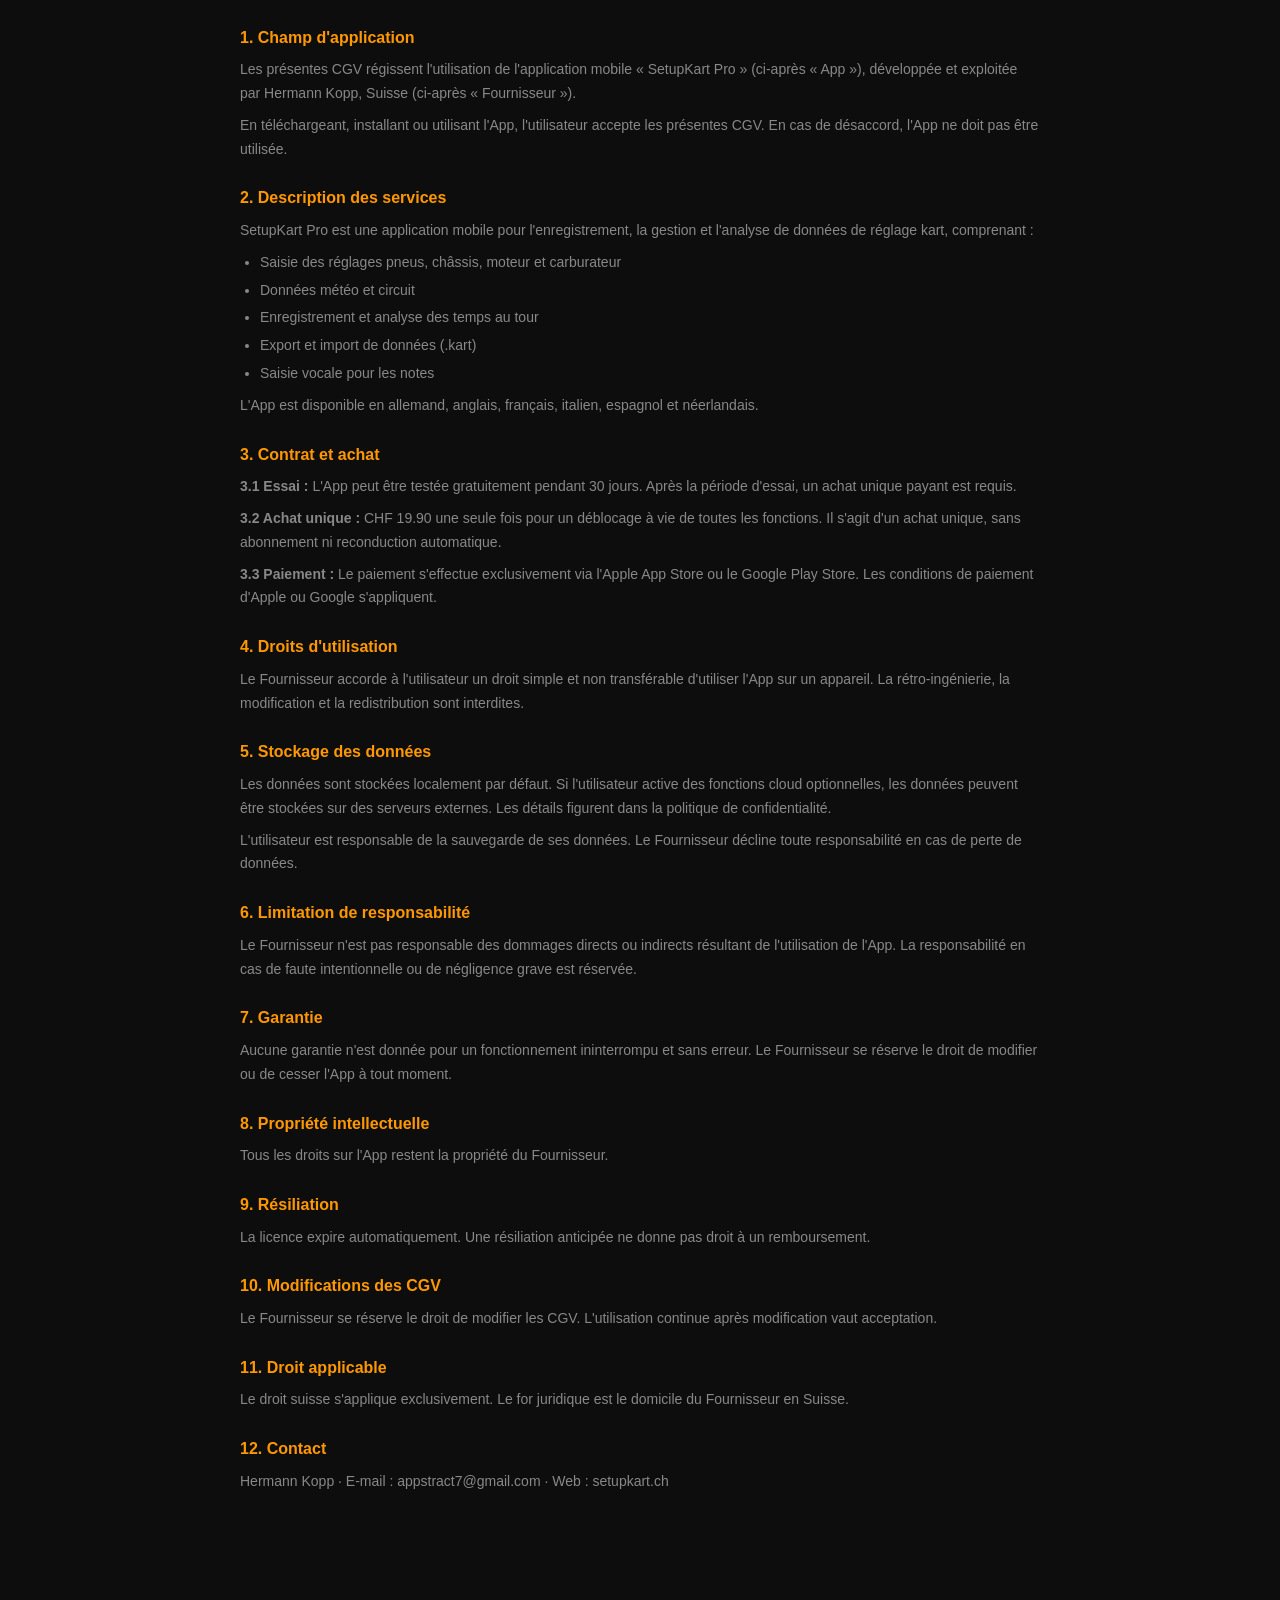
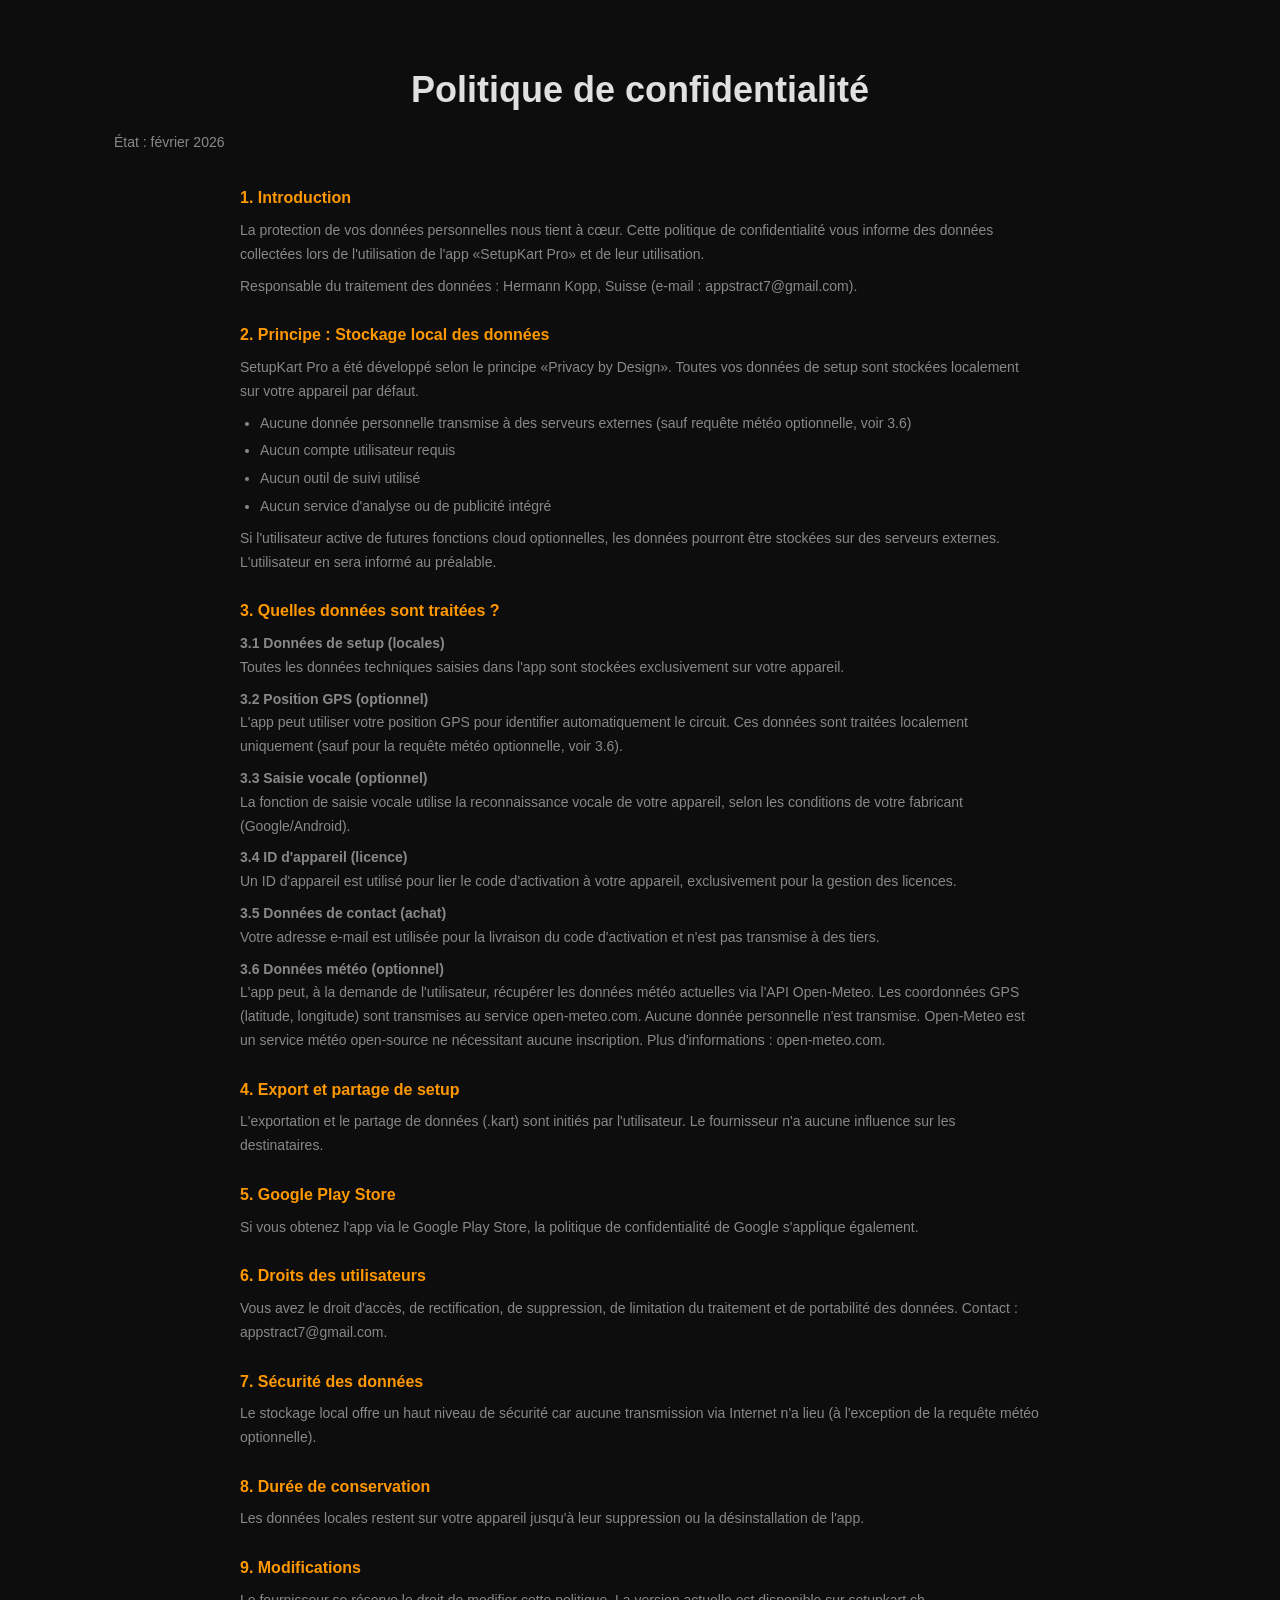
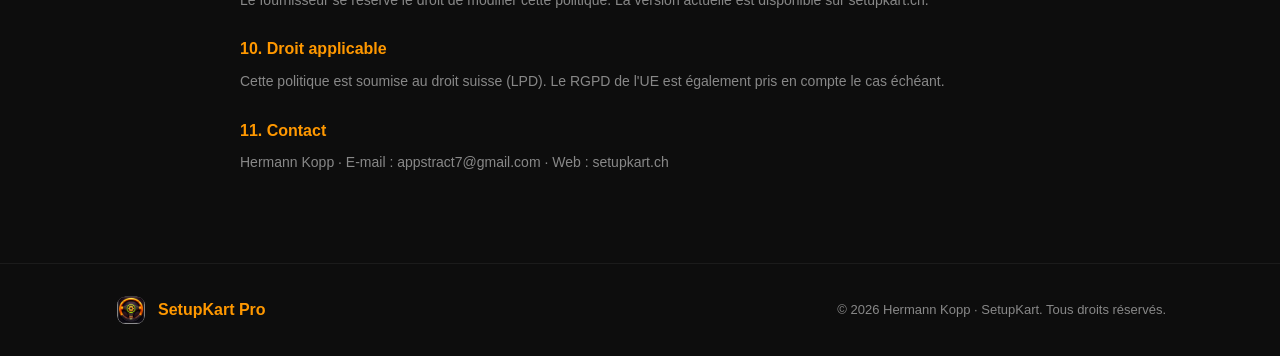
<file: fr.html>
<!DOCTYPE html>
<html lang="fr">
<head>
    <meta charset="UTF-8">
    <meta name="viewport" content="width=device-width, initial-scale=1.0">
    <title>SetupKart Pro - Votre setup kart digital</title>
    <meta name="google-site-verification" content="QMnxvwdwQF9185BdcjcixT-LjUzBhshWIW5i6Z3Lq0k" />
    <meta name="description" content="SetupKart Pro - L'app professionnelle pour la gestion du setup kart. Pneus, chassis, moteur, carburateur - tout en un seul endroit.">
    <link rel="icon" type="image/png" href="app-icon.png">
    <link rel="stylesheet" href="style.css?v=3">
    <script async src="https://www.googletagmanager.com/gtag/js?id=G-S8B4YJMVKM"></script>
    <script>window.dataLayer=window.dataLayer||[];function gtag(){dataLayer.push(arguments);}gtag('js',new Date());gtag('config','G-S8B4YJMVKM');</script>
</head>
<body>

<nav class="navbar">
    <div class="container nav-content">
        <div class="nav-brand"><img src="app-icon.png" alt="SetupKart Pro" class="nav-icon"><span>SetupKart Pro</span></div>
        <div class="mobile-lang-switcher">
            <a href="index.html">DE</a><a href="en.html">EN</a><a href="fr.html" class="lang-active">FR</a><a href="it.html">IT</a><a href="es.html">ES</a><a href="nl.html">NL</a>
        </div>
        <div class="nav-links">
            <a href="#features">Fonctions</a>
            <a href="#screenshots">Captures</a>
            <a href="#prix">Prix</a>
            <a href="#contact">Contact</a>
            <a href="#agb">CGV</a>
            <a href="#datenschutz">Confidentialit&eacute;</a>
            <div class="lang-switcher">
                <a href="index.html">DE</a><a href="en.html">EN</a><a href="fr.html" class="lang-active">FR</a><a href="it.html">IT</a><a href="es.html">ES</a><a href="nl.html">NL</a>
            </div>
        </div>
    </div>
</nav>

<section class="hero">
    <div class="container hero-content">
        <div class="hero-text">
            <h1>Votre<br><span class="highlight">setup kart</span><br>complet en une app</h1>
            <p class="hero-subtitle">
                Pneus, chassis, moteur, carburateur, m&eacute;t&eacute;o, chronos -
                tout enregistr&eacute; num&eacute;riquement, sauvegard&eacute; et partageable.
                Fini le papier sur la piste.
            </p>
            <div class="hero-badges">
                <span class="badge">Rotax</span><span class="badge">IAME</span><span class="badge">Vortex</span><span class="badge">TM</span><span class="badge">Honda</span><span class="badge">KZ</span>
            </div>
            <div class="hero-buttons">
                <a href="https://apps.apple.com/app/setupkart-pro/id6761076873" class="btn btn-primary" target="_blank">App Store</a>
                <a href="https://play.google.com/store/apps/details?id=com.kartsetup.pro" class="btn btn-primary" target="_blank">Google Play</a>
                <a href="#features" class="btn btn-outline">En savoir plus</a>
            </div>
            <p class="hero-languages">Disponible en 6 langues : DE, EN, FR, IT, ES, NL</p>
            <p class="hero-languages">&#128241; iOS &amp; Android</p>
        </div>
        <div class="hero-phone"><div class="phone-frame hero-slideshow">
            <img class="hero-slide" style="animation-delay:0s" src="screenshots/fr/hero.jpg" alt="SetupKart Pro – aperçu">
            <img class="hero-slide" style="animation-delay:4s" src="screenshots/fr/chassis.jpg" alt="SetupKart Pro – saisie des données châssis">
            <img class="hero-slide" style="animation-delay:8s" src="screenshots/fr/motor.jpg" alt="SetupKart Pro – saisie des données moteur">
            <img class="hero-slide" style="animation-delay:12s" src="screenshots/fr/notizen.jpg" alt="SetupKart Pro – notes">
        </div></div>
    </div>
</section>

<section id="features" class="features">
    <div class="container">
        <h2 class="section-title">Tout ce qu'il vous faut</h2>
        <p class="section-subtitle">Un outil de setup complet - cr&eacute;&eacute; par des kartistes, pour des kartistes</p>
        <div class="feature-grid">
            <div class="feature-card"><div class="feature-icon">&#9881;</div><h3>Pneus &amp; Chassis</h3><p>Pression des pneus (froid/chaud), voies avant &amp; arri&egrave;re, r&eacute;glage du carrossage avec visualisation laser.</p></div>
            <div class="feature-card"><div class="feature-icon">&#9951;</div><h3>Moteur &amp; Carburateur</h3><p>Gicleur principal, ralenti, vis d'air, position de l'aiguille, bougie. Vues d&eacute;di&eacute;es Dell'Orto et Tillotson.</p></div>
            <div class="feature-card"><div class="feature-icon">&#9729;</div><h3>M&eacute;t&eacute;o &amp; Circuit</h3><p>M&eacute;t&eacute;o automatique par GPS, temp&eacute;rature, conditions. Sauvegarder et charger les setups par circuit.</p></div>
            <div class="feature-card"><div class="feature-icon">&#9201;</div><h3>Chronos</h3><p>Enregistrer les meilleurs temps et analyse des tours.</p></div>
            <div class="feature-card"><div class="feature-icon">&#128172;</div><h3>Partager le setup</h3><p>Exporter en fichier .kart et partager via WhatsApp, email ou Bluetooth.</p></div>
            <div class="feature-card"><div class="feature-icon">&#127908;</div><h3>Saisie vocale</h3><p>Dicter des notes par la voix - parfait quand les mains sont sales.</p></div>
            <div class="feature-card">
                <span class="new-badge">NOUVEAU</span>
                <div class="feature-icon">&#128296;</div>
                <h3>Heures moteur</h3>
                <p>Suivez les heures moteur, gérez les intervalles de service et identifiez plusieurs moteurs avec numéros de plombs.</p>
            </div>
            <div class="feature-card">
                <span class="new-badge">NOUVEAU</span>
                <div class="feature-icon">&#129302;</div>
                <h3>Smart Setup</h3>
                <p>L'app suggère automatiquement le meilleur réglage pour la piste et la météo actuelle - basé sur vos meilleurs temps.</p>
            </div>
        </div>
    </div>
</section>

<section class="whats-new">
    <div class="container">
        <h2 class="section-title">Nouveau dans la version 2.1.9</h2>
        <p class="section-subtitle">Les derni&egrave;res am&eacute;liorations en un coup d'&oelig;il</p>
        <div class="whats-new-grid">
            <div class="whats-new-item">
                <div class="whats-new-icon">&#128176;</div>
                <div><h4>Achat unique au lieu d'un abonnement</h4><p>CHF 19.90 une fois &ndash; d&eacute;blocage &agrave; vie de toutes les fonctions, sans abonnement.</p></div>
            </div>
            <div class="whats-new-item">
                <div class="whats-new-icon">&#127777;</div>
                <div><h4>EGT Min/Max</h4><p>Enregistrez et analysez les valeurs minimale et maximale de temp&eacute;rature des gaz d'&eacute;chappement.</p></div>
            </div>
            <div class="whats-new-item">
                <div class="whats-new-icon">&#9889;</div>
                <div><h4>Menu rapide</h4><p>Les actions les plus importantes accessibles en un seul geste.</p></div>
            </div>
            <div class="whats-new-item">
                <div class="whats-new-icon">&#128225;</div>
                <div><h4>D&eacute;tection de piste GPS &amp; m&eacute;t&eacute;o</h4><p>D&eacute;tectez automatiquement la piste et les conditions m&eacute;t&eacute;o actuelles.</p></div>
            </div>
            <div class="whats-new-item">
                <div class="whats-new-icon">&#128296;</div>
                <div><h4>Compteur d'heures moteur</h4><p>Suivez les heures moteur avec intervalles de service et numéros de plombs - gérez plusieurs moteurs facilement.</p></div>
            </div>
            <div class="whats-new-item">
                <div class="whats-new-icon">&#129302;</div>
                <div><h4>Smart Setup</h4><p>Suggestion automatique du meilleur réglage pour la piste &amp; la météo - basé sur vos meilleurs temps.</p></div>
            </div>
        </div>
    </div>
</section>

<section class="privacy-banner">
    <div class="container">
        <div class="privacy-content">
            <div class="privacy-icon">&#128274;</div>
            <div>
                <h3>Vos donn&eacute;es restent chez vous</h3>
                <p>Toutes les donn&eacute;es de setup sont stock&eacute;es exclusivement sur votre t&eacute;l&eacute;phone. Pas de cloud, pas de compte n&eacute;cessaire. Vos donn&eacute;es vous appartiennent - et seulement &agrave; vous.</p>
                <div class="privacy-badges">
                    <span class="privacy-badge">100% Hors ligne</span>
                    <span class="privacy-badge">Pas de Cloud</span>
                    <span class="privacy-badge">Pas de compte</span>
                </div>
            </div>
        </div>
    </div>
</section>

<section id="screenshots" class="screenshots-section">
    <div class="container">
        <h2 class="section-title">Aper&ccedil;u</h2>
        <p class="section-subtitle">Design sombre, optimis&eacute; pour la piste</p>
        <div class="screenshot-gallery">
            <div class="screenshot-item"><div class="phone-frame small"><img src="screenshots/fr/hero.jpg" alt="&Eacute;cran principal – Pilote &amp; M&eacute;t&eacute;o"></div><span class="screenshot-label">&Eacute;cran principal</span></div>
            <div class="screenshot-item"><div class="phone-frame small"><img src="screenshots/fr/motor.jpg" alt="Moteur &amp; Carburateur"></div><span class="screenshot-label">Moteur &amp; Carburateur</span></div>
            <div class="screenshot-item"><div class="phone-frame small"><img src="screenshots/fr/achse.jpg" alt="Essieu &amp; Transmission"></div><span class="screenshot-label">Essieu &amp; Transmission</span></div>
            <div class="screenshot-item"><div class="phone-frame small"><img src="screenshots/fr/tilotson.jpg" alt="IAME Tillotson Carburateur"></div><span class="screenshot-label">IAME Tillotson</span></div>
            <div class="screenshot-item"><div class="phone-frame small"><img src="screenshots/fr/laser.jpg" alt="Laser Carrossage"></div><span class="screenshot-label">Laser Carrossage</span></div>
            <div class="screenshot-item"><div class="phone-frame small"><img src="screenshots/fr/notizen.jpg" alt="Notes de r&eacute;glage &amp; Sauvegarder"></div><span class="screenshot-label">Notes &amp; Sauvegarder</span></div>
            <div class="screenshot-item"><div class="phone-frame small"><img src="screenshots/fr/caster.jpg" alt="Essieu avant &amp; Chasse"></div><span class="screenshot-label">Essieu avant</span></div>
        </div>
    </div>
</section>

<section class="engines">
    <div class="container">
        <h2 class="section-title">Tous les moteurs support&eacute;s</h2>
        <div class="engine-grid">
            <div class="engine-card"><strong>Rotax</strong><span>Max / Junior / Mini / Micro</span></div>
            <div class="engine-card"><strong>IAME</strong><span>X30 / Carburateur Tillotson</span></div>
            <div class="engine-card"><strong>Vortex</strong><span>Mini / Junior / Senior</span></div>
            <div class="engine-card"><strong>TM</strong><span>KZ / OK</span></div>
            <div class="engine-card"><strong>Honda</strong><span>GX / Rental</span></div>
            <div class="engine-card"><strong>KZ</strong><span>Kart &agrave; bo&icirc;te</span></div>
        </div>
    </div>
</section>

<section id="prix" class="pricing">
    <div class="container">
        <h2 class="section-title">Simple &amp; juste</h2>
        <div class="pricing-cards">
            <div class="price-card"><h3>Essai</h3><div class="price">Gratuit</div><p class="price-period">30 jours</p>
                <ul><li>Toutes les fonctions disponibles</li><li>Pas de carte de cr&eacute;dit</li><li>Sans engagement</li></ul>
                <a href="https://apps.apple.com/app/setupkart-pro/id6761076873" class="btn btn-outline" target="_blank">App Store</a>
                <a href="https://play.google.com/store/apps/details?id=com.kartsetup.pro" class="btn btn-outline" target="_blank" style="margin-top:8px;">Google Play</a>
            </div>
            <div class="price-card featured"><div class="price-badge">Achat unique</div><h3>SetupKart Pro</h3><div class="price">CHF 19.90</div><p class="price-period">une fois &middot; &agrave; vie</p>
                <ul><li>Toutes les fonctions illimit&eacute;es</li><li>Tous les moteurs &amp; cat&eacute;gories</li><li>Export &amp; import de setup</li><li>Toutes les mises &agrave; jour incluses</li><li>6 langues</li><li>&#10003; Sans abonnement, sans reconduction automatique</li></ul>
                <a href="https://apps.apple.com/app/setupkart-pro/id6761076873" class="btn btn-primary" target="_blank">App Store</a>
                <a href="https://play.google.com/store/apps/details?id=com.kartsetup.pro" class="btn btn-primary" target="_blank" style="margin-top:8px;">Google Play</a>
            </div>
        </div>
        <div class="store-download">
            <h3>Télécharger maintenant</h3>
            <div class="qr-row">
                <a href="https://apps.apple.com/app/setupkart-pro/id6761076873" target="_blank">
                    <div class="qr-box"><img src="qr_appstore.png" alt="App Store QR"><p>App Store</p></div>
                </a>
                <a href="https://play.google.com/store/apps/details?id=com.kartsetup.pro" target="_blank">
                    <div class="qr-box"><img src="qr_playstore.png" alt="Google Play QR"><p>Google Play</p></div>
                </a>
            </div>
        </div>
    </div>
</section>

<section class="how-it-works">
    <div class="container">
        <h2 class="section-title">Comment &ccedil;a marche</h2>
        <div class="steps">
            <div class="step"><div class="step-number">1</div><h3>T&eacute;l&eacute;charger l'app</h3><p>Gratuit sur l'App Store (iOS) ou Google Play (Android).</p></div>
            <div class="step"><div class="step-number">2</div><h3>Tester 30 jours</h3><p>Essayer toutes les fonctions gratuitement.</p></div>
            <div class="step"><div class="step-number">3</div><h3>D&eacute;bloquer une fois</h3><p>CHF 19.90 achat unique dans l'app – s&eacute;curis&eacute; via App Store ou Google Play. Sans abonnement, acc&egrave;s &agrave; vie.</p></div>
            <div class="step"><div class="step-number">4</div><h3>En piste !</h3><p>Enregistrer votre setup, optimiser et battre vos records.</p></div>
        </div>
    </div>
</section>

<section id="contact" class="contact">
    <div class="container">
        <h2 class="section-title">Contact</h2>
        <p class="section-subtitle">Questions, feedback ou support ? Contactez-nous !</p>
        <div class="contact-info"><a href="mailto:appstract7@gmail.com" class="contact-item"><span class="contact-icon">&#9993;</span><span>appstract7@gmail.com</span></a></div>
        <p class="contact-name">Hermann Kopp &middot; SetupKart</p>
    </div>
</section>

<!-- ═══════════════════════════════════════ -->
<!-- AGB -->
<!-- ═══════════════════════════════════════ -->
<section id="agb" class="agb">
    <div class="container">
        <h2 class="section-title">Conditions Générales (CGV)</h2>
        <p class="agb-stand">État : février 2026</p>
        <div class="agb-content">
            <h3>1. Champ d'application</h3>
            <p>Les présentes CGV régissent l'utilisation de l'application mobile « SetupKart Pro » (ci-après « App »), développée et exploitée par Hermann Kopp, Suisse (ci-après « Fournisseur »).</p>
            <p>En téléchargeant, installant ou utilisant l'App, l'utilisateur accepte les présentes CGV. En cas de désaccord, l'App ne doit pas être utilisée.</p>
            <h3>2. Description des services</h3>
            <p>SetupKart Pro est une application mobile pour l'enregistrement, la gestion et l'analyse de données de réglage kart, comprenant :</p>
            <ul>
                <li>Saisie des réglages pneus, châssis, moteur et carburateur</li>
                <li>Données météo et circuit</li>
                <li>Enregistrement et analyse des temps au tour</li>
                <li>Export et import de données (.kart)</li>
                <li>Saisie vocale pour les notes</li>
            </ul>
            <p>L'App est disponible en allemand, anglais, français, italien, espagnol et néerlandais.</p>
            <h3>3. Contrat et achat</h3>
            <p><strong>3.1 Essai :</strong> L'App peut être testée gratuitement pendant 30 jours. Après la période d'essai, un achat unique payant est requis.</p>
            <p><strong>3.2 Achat unique :</strong> CHF 19.90 une seule fois pour un déblocage à vie de toutes les fonctions. Il s'agit d'un achat unique, sans abonnement ni reconduction automatique.</p>
            <p><strong>3.3 Paiement :</strong> Le paiement s'effectue exclusivement via l'Apple App Store ou le Google Play Store. Les conditions de paiement d'Apple ou Google s'appliquent.</p>
            <h3>4. Droits d'utilisation</h3>
            <p>Le Fournisseur accorde à l'utilisateur un droit simple et non transférable d'utiliser l'App sur un appareil. La rétro-ingénierie, la modification et la redistribution sont interdites.</p>
            <h3>5. Stockage des données</h3>
            <p>Les données sont stockées localement par défaut. Si l'utilisateur active des fonctions cloud optionnelles, les données peuvent être stockées sur des serveurs externes. Les détails figurent dans la politique de confidentialité.</p>
            <p>L'utilisateur est responsable de la sauvegarde de ses données. Le Fournisseur décline toute responsabilité en cas de perte de données.</p>
            <h3>6. Limitation de responsabilité</h3>
            <p>Le Fournisseur n'est pas responsable des dommages directs ou indirects résultant de l'utilisation de l'App. La responsabilité en cas de faute intentionnelle ou de négligence grave est réservée.</p>
            <h3>7. Garantie</h3>
            <p>Aucune garantie n'est donnée pour un fonctionnement ininterrompu et sans erreur. Le Fournisseur se réserve le droit de modifier ou de cesser l'App à tout moment.</p>
            <h3>8. Propriété intellectuelle</h3>
            <p>Tous les droits sur l'App restent la propriété du Fournisseur.</p>
            <h3>9. Résiliation</h3>
            <p>La licence expire automatiquement. Une résiliation anticipée ne donne pas droit à un remboursement.</p>
            <h3>10. Modifications des CGV</h3>
            <p>Le Fournisseur se réserve le droit de modifier les CGV. L'utilisation continue après modification vaut acceptation.</p>
            <h3>11. Droit applicable</h3>
            <p>Le droit suisse s'applique exclusivement. Le for juridique est le domicile du Fournisseur en Suisse.</p>
            <h3>12. Contact</h3>
            <p>Hermann Kopp · E-mail : appstract7@gmail.com · Web : setupkart.ch</p>
        </div>
    </div>
</section>

<section id="datenschutz" class="agb">
    <div class="container">
        <h2 class="section-title">Politique de confidentialit&eacute;</h2>
        <p class="agb-stand">&Eacute;tat : f&eacute;vrier 2026</p>
        <div class="agb-content">
            <h3>1. Introduction</h3>
            <p>La protection de vos donn&eacute;es personnelles nous tient &agrave; c&oelig;ur. Cette politique de confidentialit&eacute; vous informe des donn&eacute;es collect&eacute;es lors de l'utilisation de l'app &laquo;SetupKart Pro&raquo; et de leur utilisation.</p>
            <p>Responsable du traitement des donn&eacute;es : Hermann Kopp, Suisse (e-mail : appstract7@gmail.com).</p>

            <h3>2. Principe : Stockage local des donn&eacute;es</h3>
            <p>SetupKart Pro a &eacute;t&eacute; d&eacute;velopp&eacute; selon le principe &laquo;Privacy by Design&raquo;. Toutes vos donn&eacute;es de setup sont stock&eacute;es localement sur votre appareil par d&eacute;faut.</p>
            <ul>
                <li>Aucune donn&eacute;e personnelle transmise &agrave; des serveurs externes (sauf requ&ecirc;te m&eacute;t&eacute;o optionnelle, voir 3.6)</li>
                <li>Aucun compte utilisateur requis</li>
                <li>Aucun outil de suivi utilis&eacute;</li>
                <li>Aucun service d'analyse ou de publicit&eacute; int&eacute;gr&eacute;</li>
            </ul>
            <p>Si l'utilisateur active de futures fonctions cloud optionnelles, les donn&eacute;es pourront &ecirc;tre stock&eacute;es sur des serveurs externes. L'utilisateur en sera inform&eacute; au pr&eacute;alable.</p>

            <h3>3. Quelles donn&eacute;es sont trait&eacute;es ?</h3>
            <p><strong>3.1 Donn&eacute;es de setup (locales)</strong><br>Toutes les donn&eacute;es techniques saisies dans l'app sont stock&eacute;es exclusivement sur votre appareil.</p>
            <p><strong>3.2 Position GPS (optionnel)</strong><br>L'app peut utiliser votre position GPS pour identifier automatiquement le circuit. Ces donn&eacute;es sont trait&eacute;es localement uniquement (sauf pour la requ&ecirc;te m&eacute;t&eacute;o optionnelle, voir 3.6).</p>
            <p><strong>3.3 Saisie vocale (optionnel)</strong><br>La fonction de saisie vocale utilise la reconnaissance vocale de votre appareil, selon les conditions de votre fabricant (Google/Android).</p>
            <p><strong>3.4 ID d'appareil (licence)</strong><br>Un ID d'appareil est utilis&eacute; pour lier le code d'activation &agrave; votre appareil, exclusivement pour la gestion des licences.</p>
            <p><strong>3.5 Donn&eacute;es de contact (achat)</strong><br>Votre adresse e-mail est utilis&eacute;e pour la livraison du code d'activation et n'est pas transmise &agrave; des tiers.</p>
            <p><strong>3.6 Donn&eacute;es m&eacute;t&eacute;o (optionnel)</strong><br>L'app peut, &agrave; la demande de l'utilisateur, r&eacute;cup&eacute;rer les donn&eacute;es m&eacute;t&eacute;o actuelles via l'API Open-Meteo. Les coordonn&eacute;es GPS (latitude, longitude) sont transmises au service open-meteo.com. Aucune donn&eacute;e personnelle n'est transmise. Open-Meteo est un service m&eacute;t&eacute;o open-source ne n&eacute;cessitant aucune inscription. Plus d'informations : open-meteo.com.</p>

            <h3>4. Export et partage de setup</h3>
            <p>L'exportation et le partage de donn&eacute;es (.kart) sont initi&eacute;s par l'utilisateur. Le fournisseur n'a aucune influence sur les destinataires.</p>

            <h3>5. Google Play Store</h3>
            <p>Si vous obtenez l'app via le Google Play Store, la politique de confidentialit&eacute; de Google s'applique &eacute;galement.</p>

            <h3>6. Droits des utilisateurs</h3>
            <p>Vous avez le droit d'acc&egrave;s, de rectification, de suppression, de limitation du traitement et de portabilit&eacute; des donn&eacute;es. Contact : appstract7@gmail.com.</p>

            <h3>7. S&eacute;curit&eacute; des donn&eacute;es</h3>
            <p>Le stockage local offre un haut niveau de s&eacute;curit&eacute; car aucune transmission via Internet n'a lieu (&agrave; l'exception de la requ&ecirc;te m&eacute;t&eacute;o optionnelle).</p>

            <h3>8. Dur&eacute;e de conservation</h3>
            <p>Les donn&eacute;es locales restent sur votre appareil jusqu'&agrave; leur suppression ou la d&eacute;sinstallation de l'app.</p>

            <h3>9. Modifications</h3>
            <p>Le fournisseur se r&eacute;serve le droit de modifier cette politique. La version actuelle est disponible sur setupkart.ch.</p>

            <h3>10. Droit applicable</h3>
            <p>Cette politique est soumise au droit suisse (LPD). Le RGPD de l'UE est &eacute;galement pris en compte le cas &eacute;ch&eacute;ant.</p>

            <h3>11. Contact</h3>
            <p>Hermann Kopp &middot; E-mail : appstract7@gmail.com &middot; Web : setupkart.ch</p>
        </div>
    </div>
</section>

<footer class="footer"><div class="container"><div class="footer-content">
    <div class="footer-brand"><img src="app-icon.png" alt="SetupKart Pro" class="footer-icon"><span>SetupKart Pro</span></div>
    <p>&copy; 2026 Hermann Kopp &middot; SetupKart. Tous droits r&eacute;serv&eacute;s.</p>
</div></div></footer>

</body>
</html>
</file>
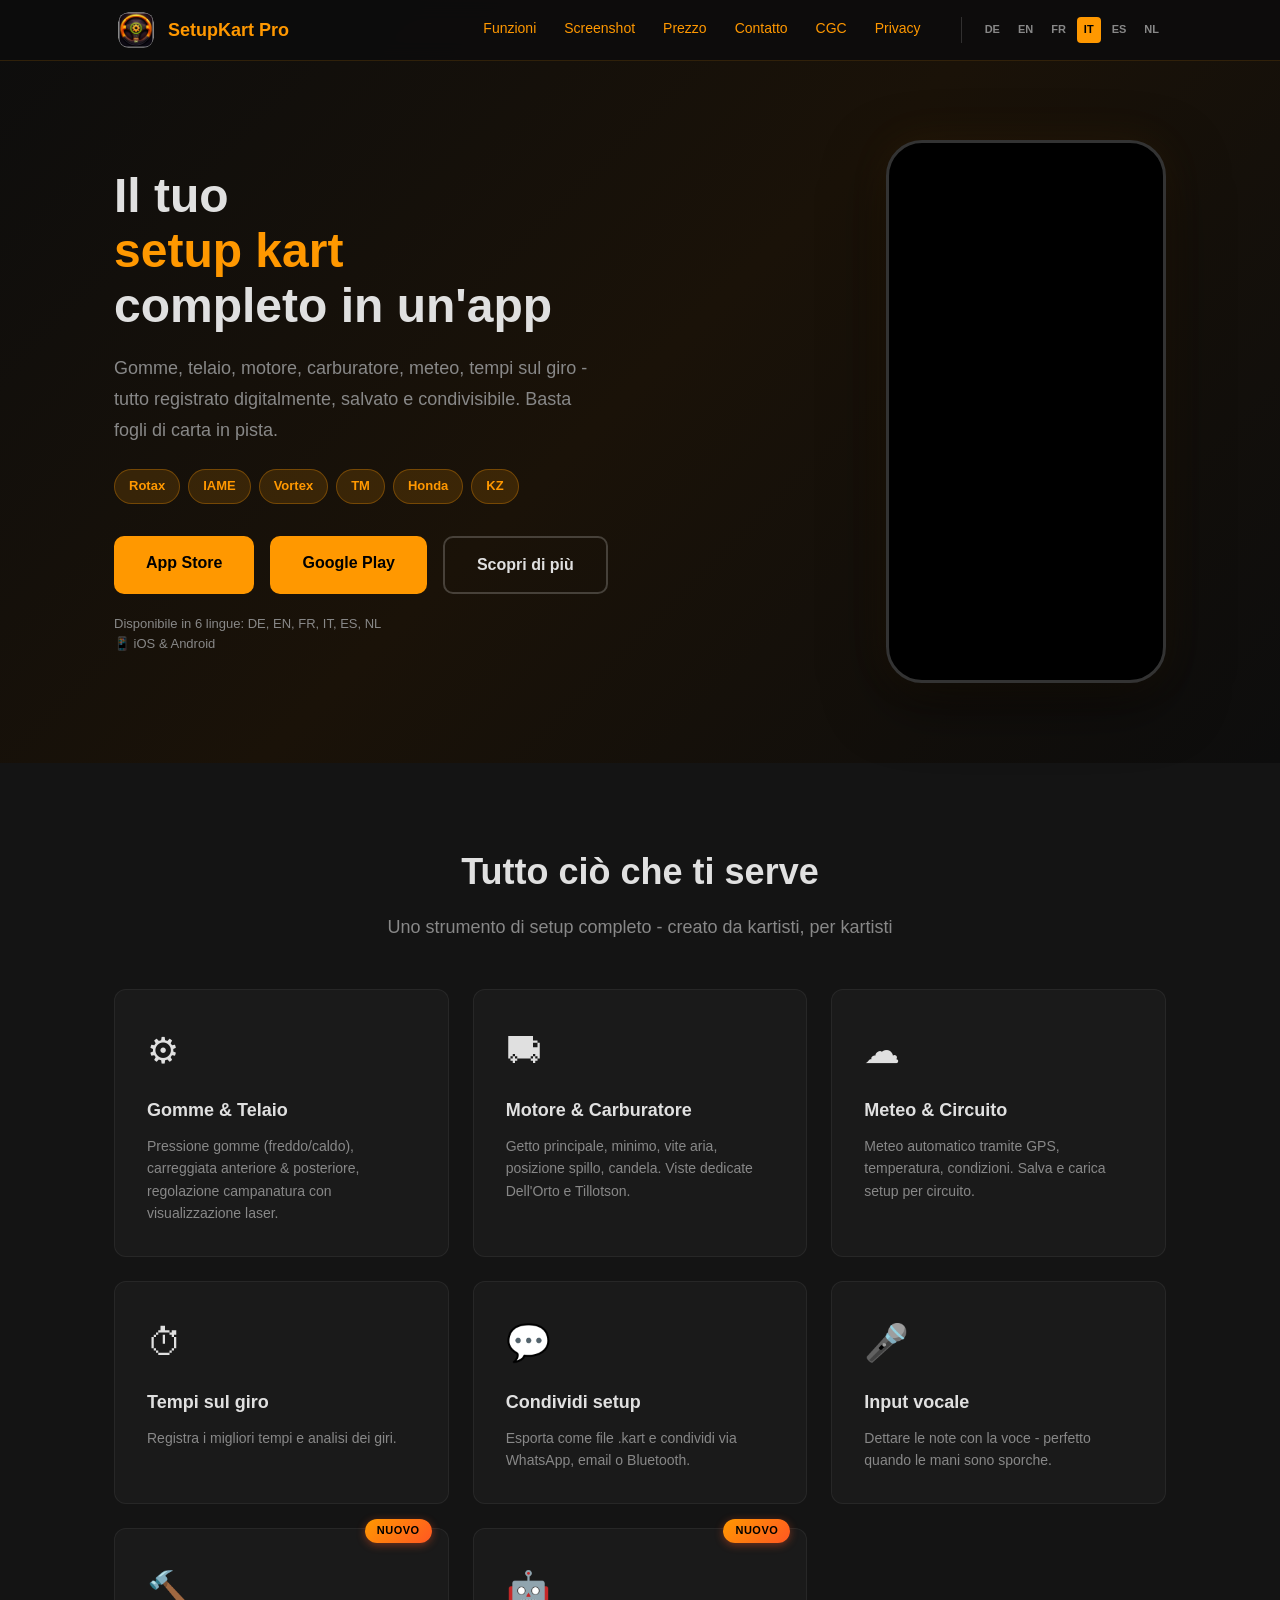
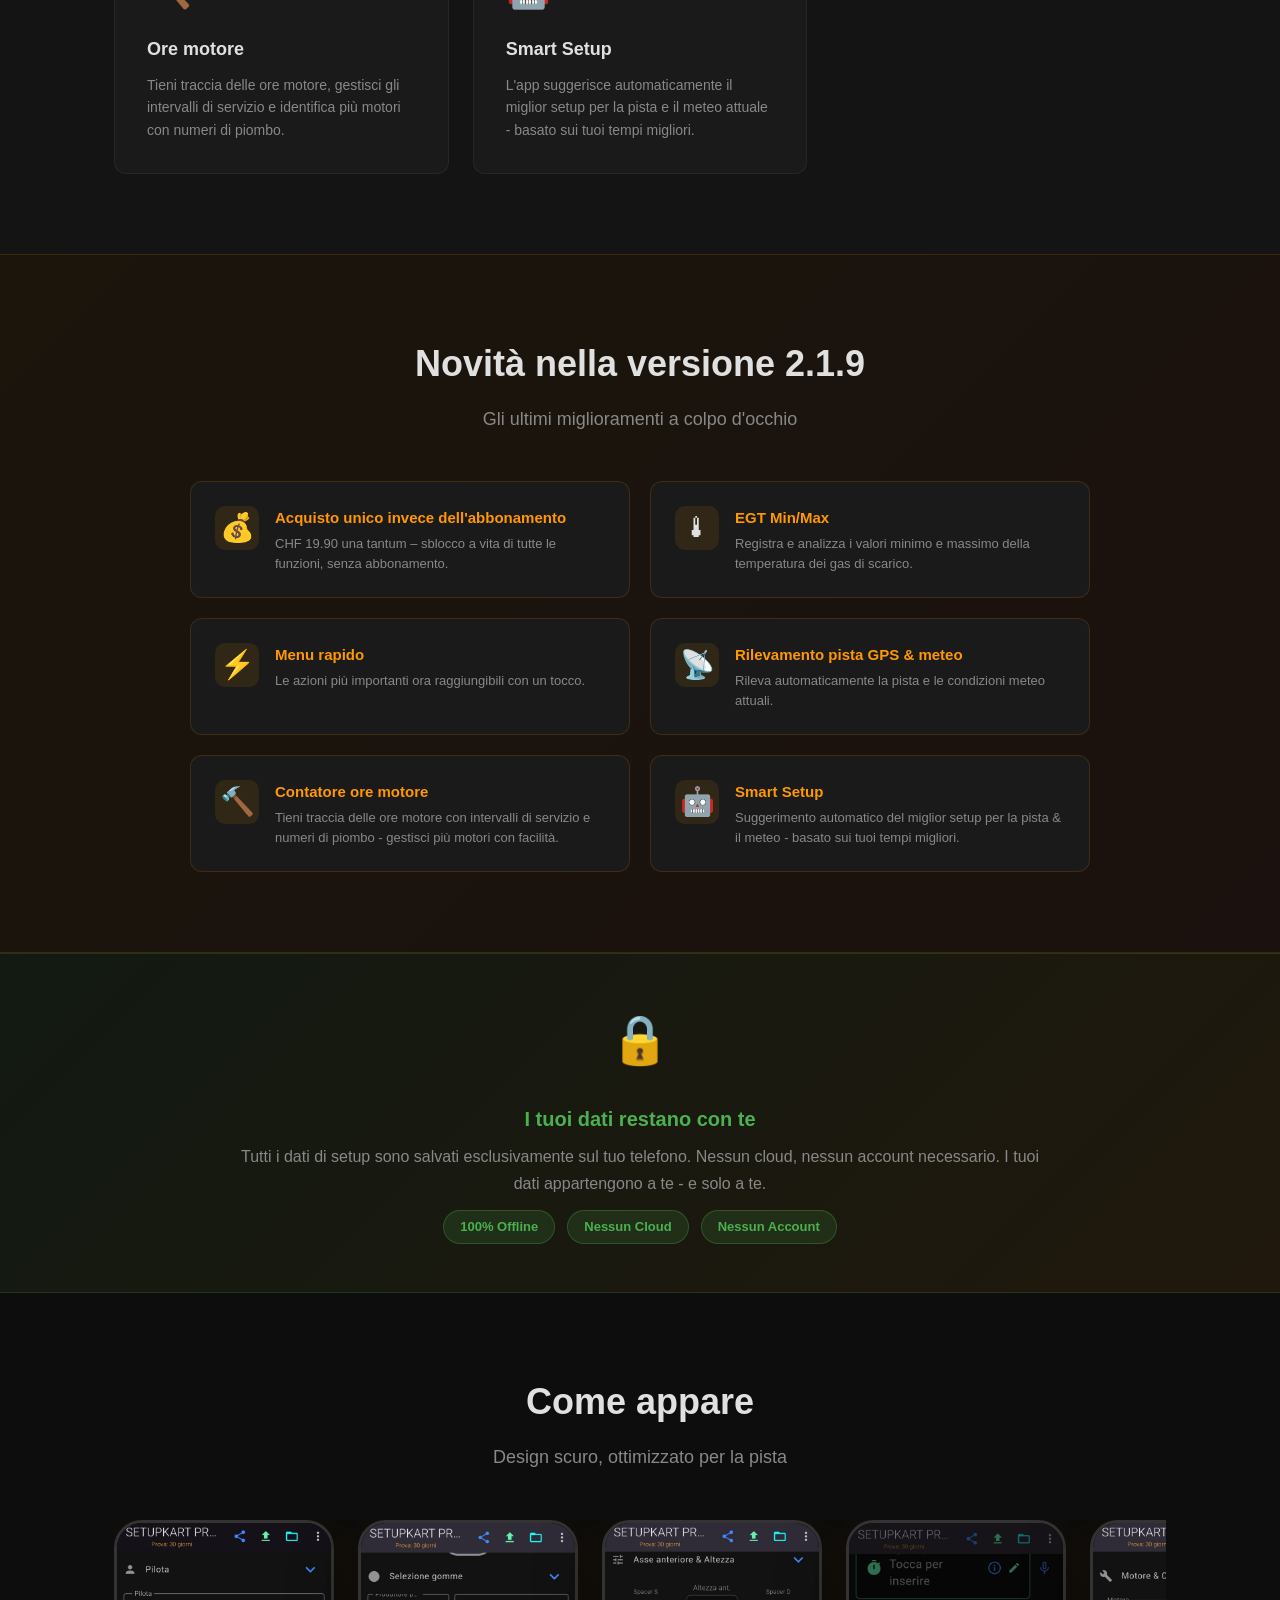
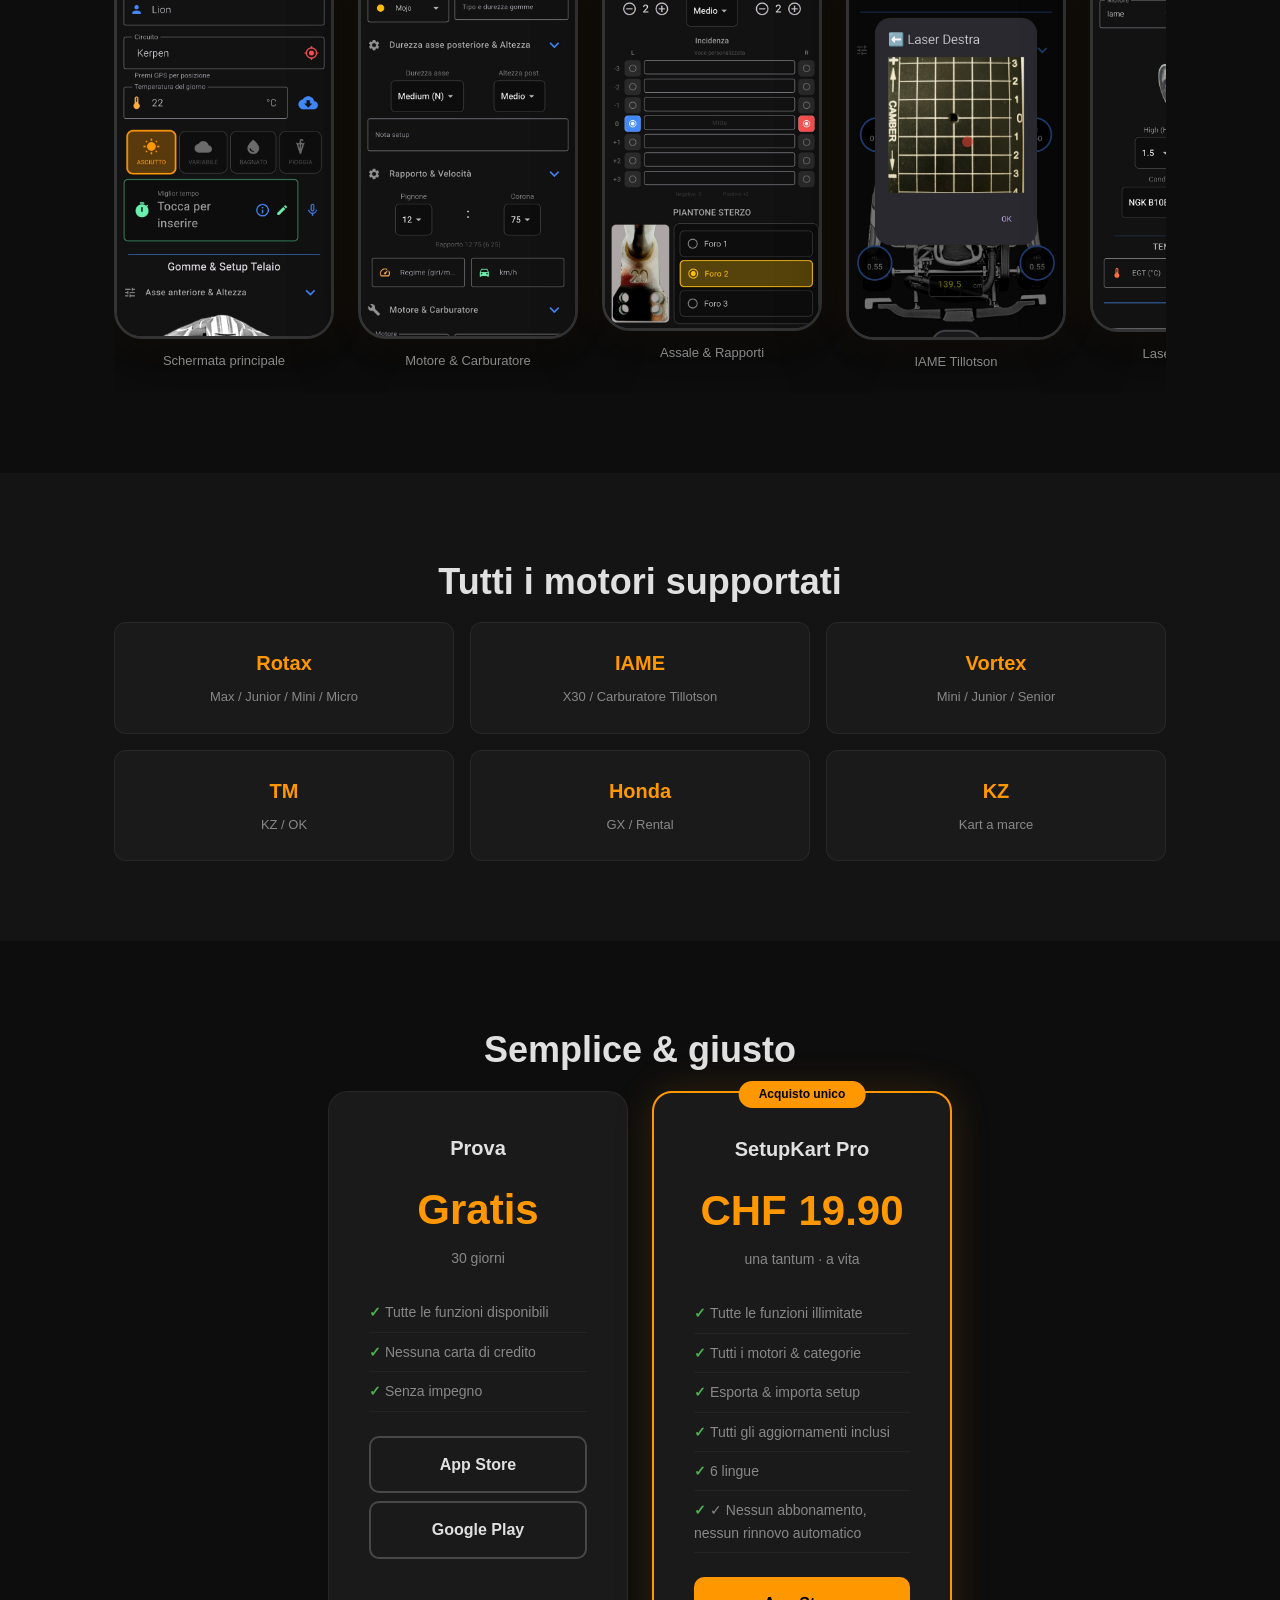
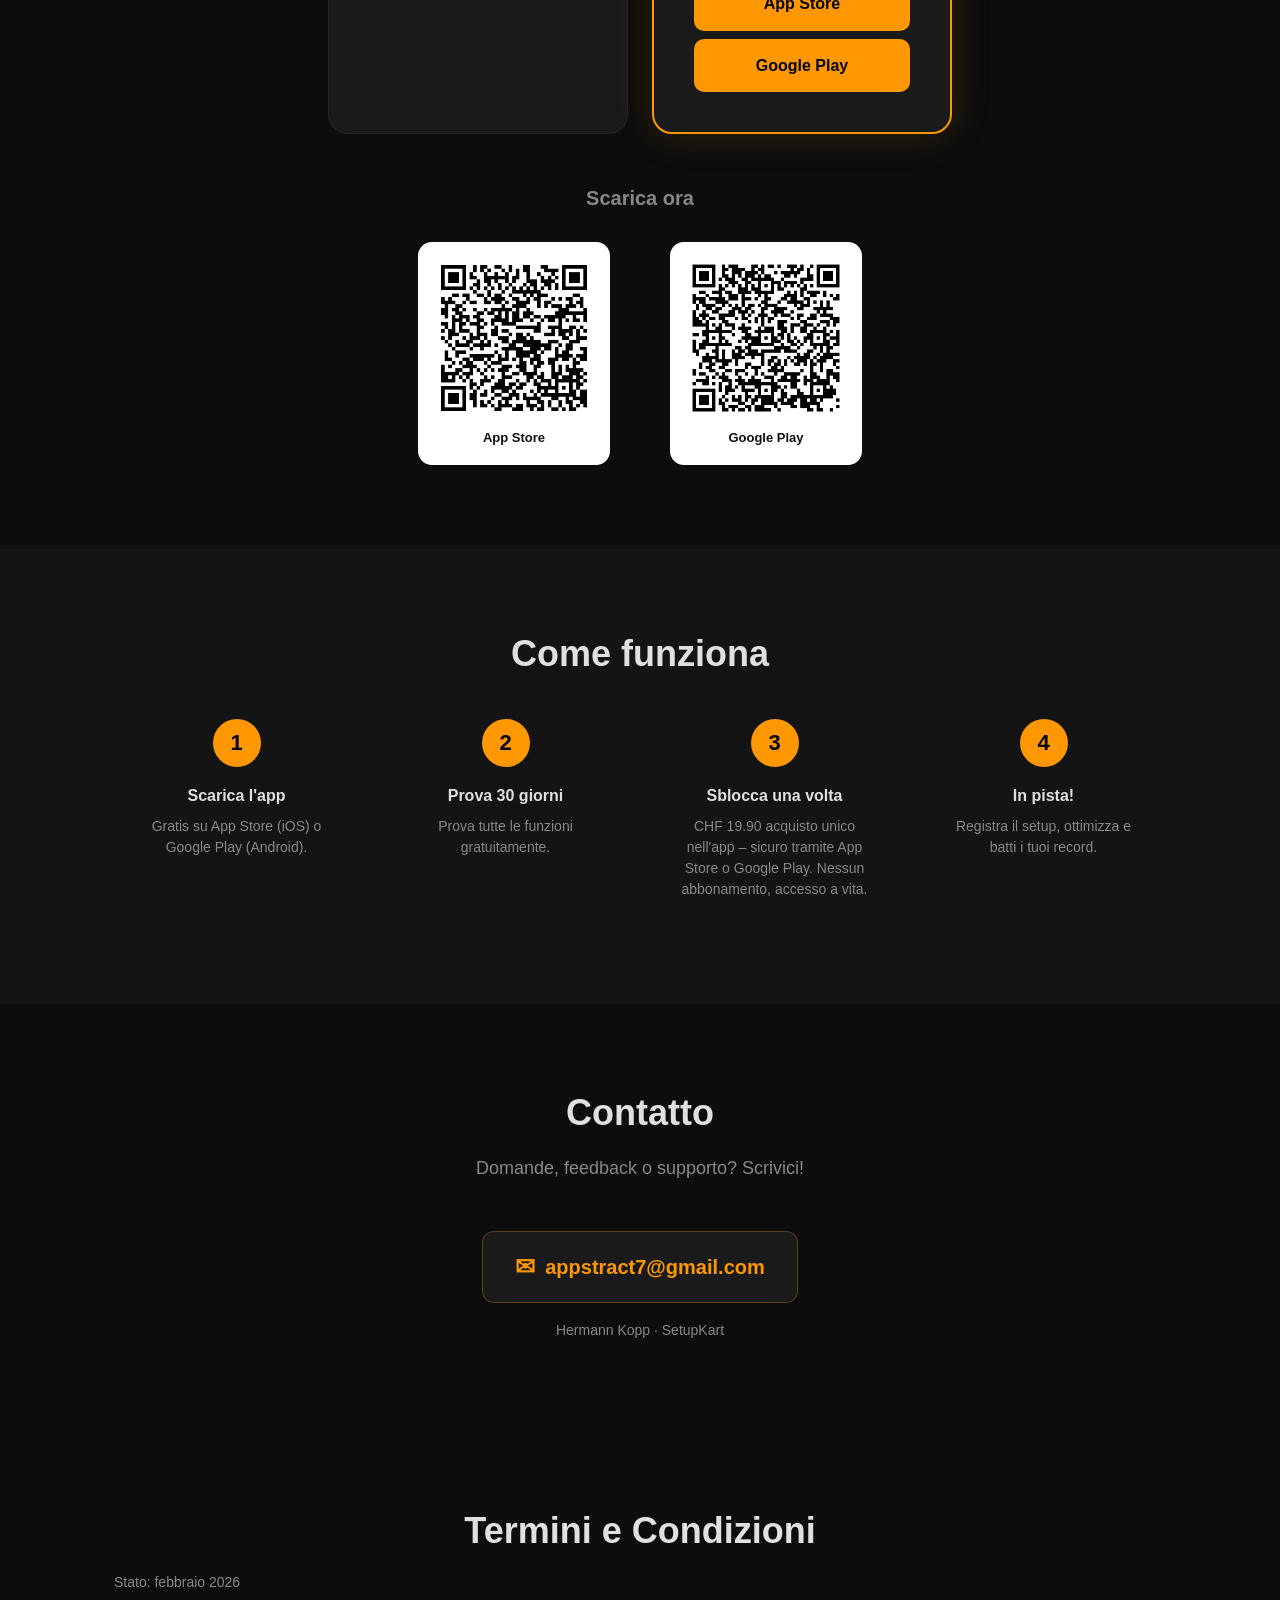
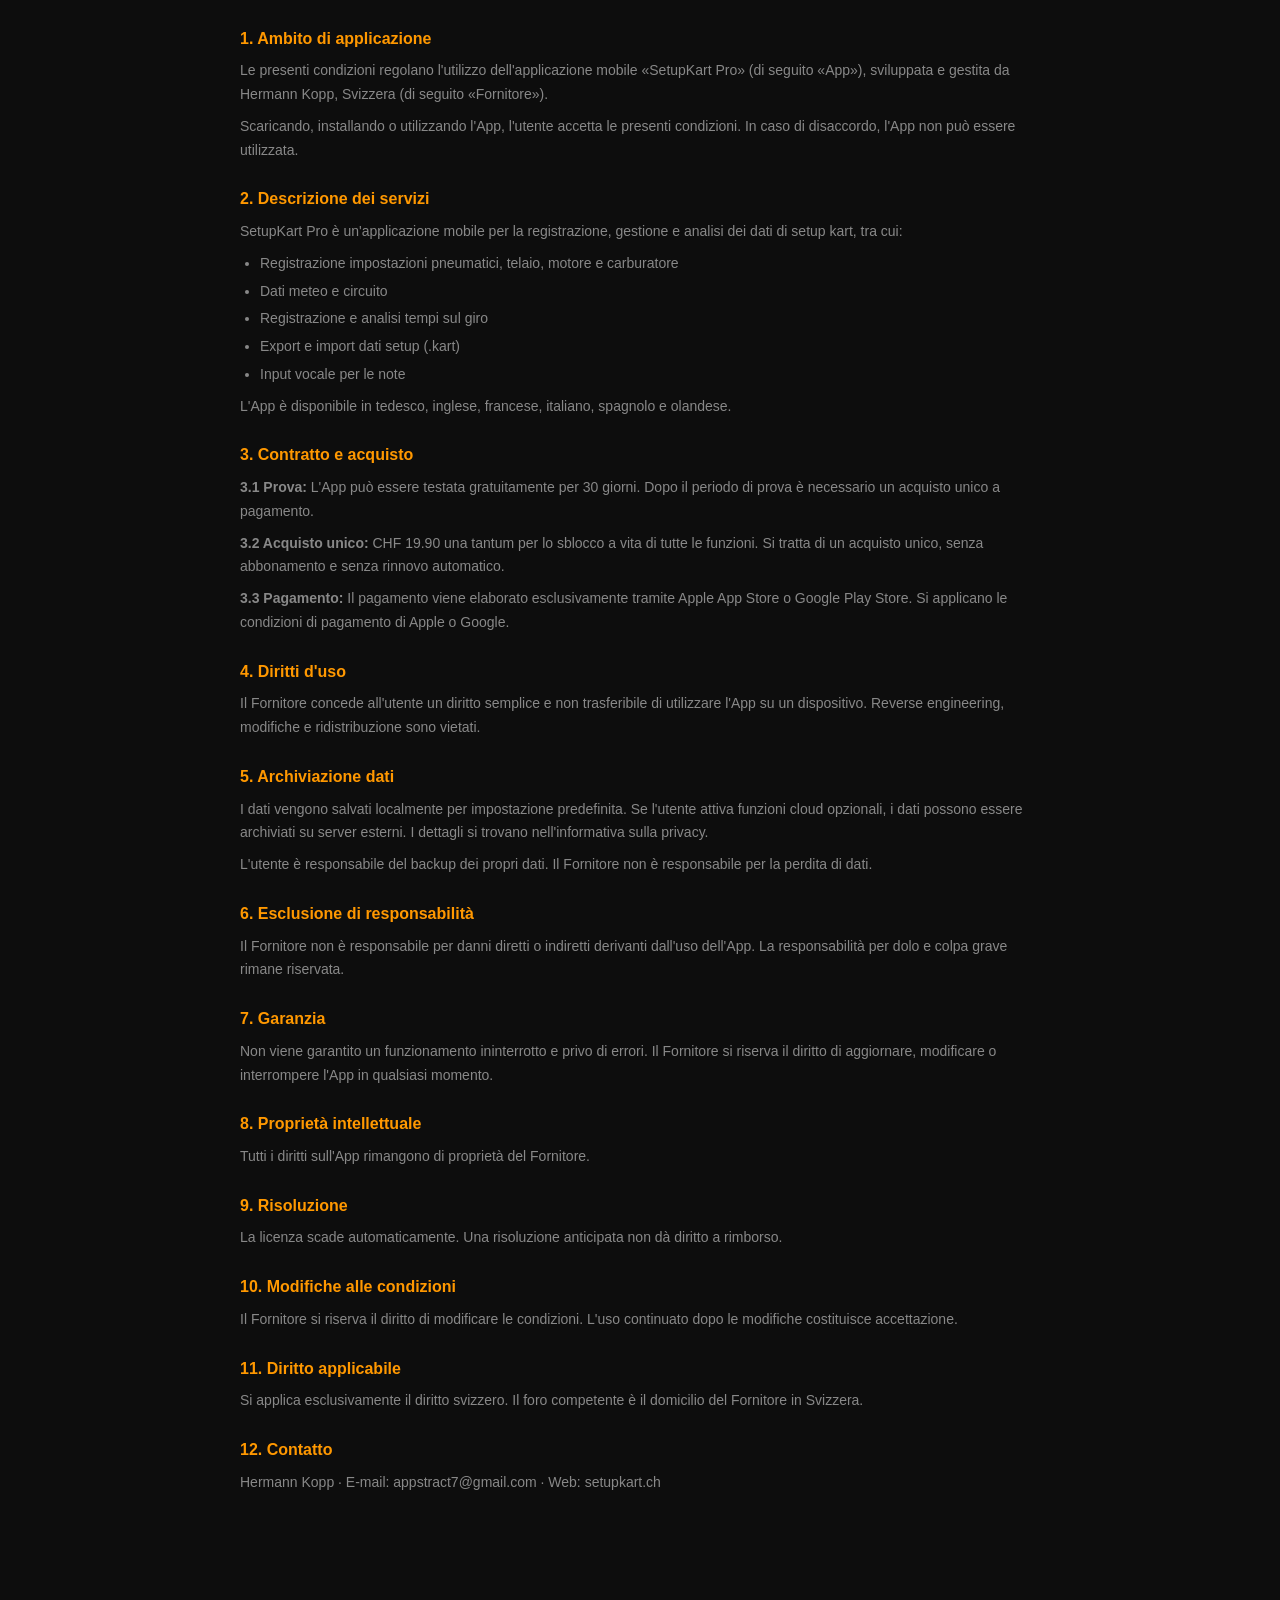
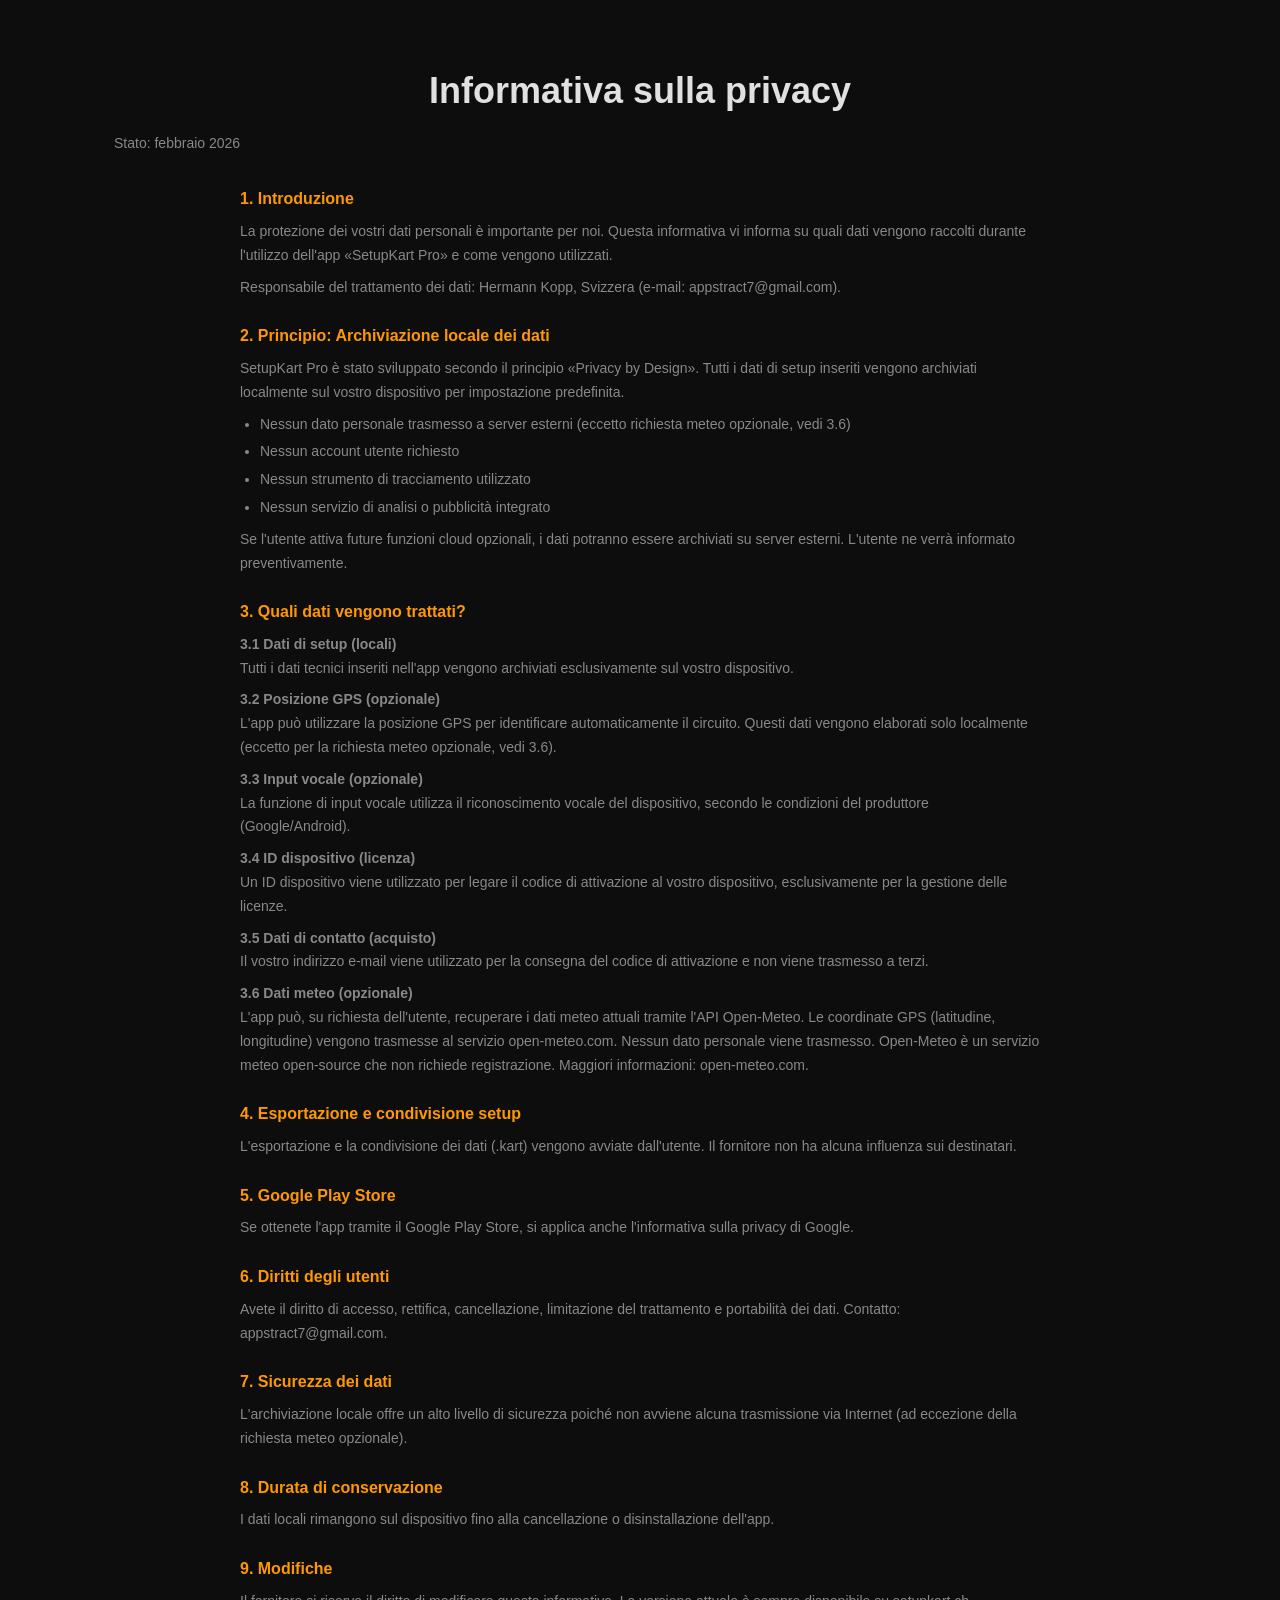
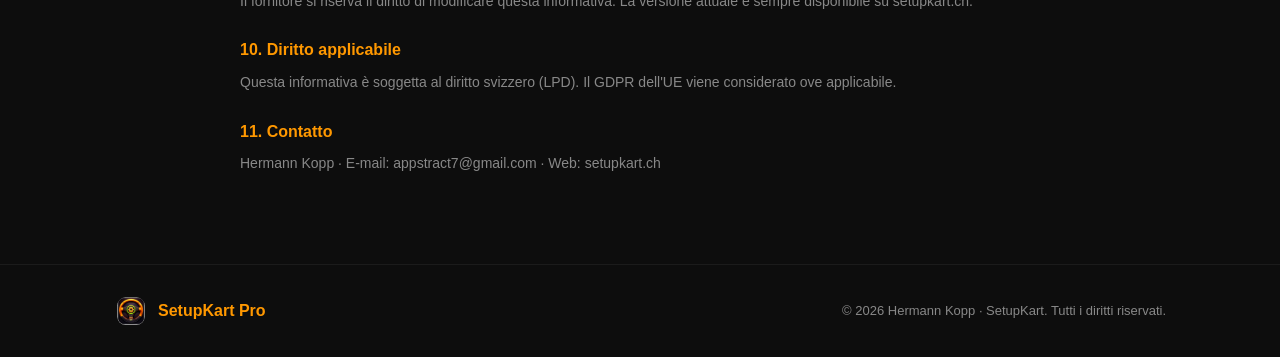
<file: it.html>
<!DOCTYPE html>
<html lang="it">
<head>
    <meta charset="UTF-8">
    <meta name="viewport" content="width=device-width, initial-scale=1.0">
    <title>SetupKart Pro - Il tuo setup kart digitale</title>
    <meta name="google-site-verification" content="QMnxvwdwQF9185BdcjcixT-LjUzBhshWIW5i6Z3Lq0k" />
    <meta name="description" content="SetupKart Pro - L'app professionale per la gestione del setup kart. Gomme, telaio, motore, carburatore - tutto in un'unica app.">
    <link rel="icon" type="image/png" href="app-icon.png">
    <link rel="stylesheet" href="style.css?v=3">
    <script async src="https://www.googletagmanager.com/gtag/js?id=G-S8B4YJMVKM"></script>
    <script>window.dataLayer=window.dataLayer||[];function gtag(){dataLayer.push(arguments);}gtag('js',new Date());gtag('config','G-S8B4YJMVKM');</script>
</head>
<body>

<nav class="navbar">
    <div class="container nav-content">
        <div class="nav-brand"><img src="app-icon.png" alt="SetupKart Pro" class="nav-icon"><span>SetupKart Pro</span></div>
        <div class="mobile-lang-switcher">
            <a href="index.html">DE</a><a href="en.html">EN</a><a href="fr.html">FR</a><a href="it.html" class="lang-active">IT</a><a href="es.html">ES</a><a href="nl.html">NL</a>
        </div>
        <div class="nav-links">
            <a href="#features">Funzioni</a>
            <a href="#screenshots">Screenshot</a>
            <a href="#prezzo">Prezzo</a>
            <a href="#contatto">Contatto</a>
            <a href="#agb">CGC</a>
            <a href="#datenschutz">Privacy</a>
            <div class="lang-switcher">
                <a href="index.html">DE</a><a href="en.html">EN</a><a href="fr.html">FR</a><a href="it.html" class="lang-active">IT</a><a href="es.html">ES</a><a href="nl.html">NL</a>
            </div>
        </div>
    </div>
</nav>

<section class="hero">
    <div class="container hero-content">
        <div class="hero-text">
            <h1>Il tuo<br><span class="highlight">setup kart</span><br>completo in un'app</h1>
            <p class="hero-subtitle">
                Gomme, telaio, motore, carburatore, meteo, tempi sul giro -
                tutto registrato digitalmente, salvato e condivisibile.
                Basta fogli di carta in pista.
            </p>
            <div class="hero-badges">
                <span class="badge">Rotax</span><span class="badge">IAME</span><span class="badge">Vortex</span><span class="badge">TM</span><span class="badge">Honda</span><span class="badge">KZ</span>
            </div>
            <div class="hero-buttons">
                <a href="https://apps.apple.com/app/setupkart-pro/id6761076873" class="btn btn-primary" target="_blank">App Store</a>
                <a href="https://play.google.com/store/apps/details?id=com.kartsetup.pro" class="btn btn-primary" target="_blank">Google Play</a>
                <a href="#features" class="btn btn-outline">Scopri di pi&ugrave;</a>
            </div>
            <p class="hero-languages">Disponibile in 6 lingue: DE, EN, FR, IT, ES, NL</p>
            <p class="hero-languages">&#128241; iOS &amp; Android</p>
        </div>
        <div class="hero-phone"><div class="phone-frame hero-slideshow">
            <img class="hero-slide" style="animation-delay:0s" src="screenshots/it/hero.jpg" alt="SetupKart Pro – panoramica">
            <img class="hero-slide" style="animation-delay:4s" src="screenshots/it/chassis.jpg" alt="SetupKart Pro – inserimento dati telaio">
            <img class="hero-slide" style="animation-delay:8s" src="screenshots/it/motor.jpg" alt="SetupKart Pro – inserimento dati motore">
            <img class="hero-slide" style="animation-delay:12s" src="screenshots/it/notizen.jpg" alt="SetupKart Pro – note">
        </div></div>
    </div>
</section>

<section id="features" class="features">
    <div class="container">
        <h2 class="section-title">Tutto ci&ograve; che ti serve</h2>
        <p class="section-subtitle">Uno strumento di setup completo - creato da kartisti, per kartisti</p>
        <div class="feature-grid">
            <div class="feature-card"><div class="feature-icon">&#9881;</div><h3>Gomme &amp; Telaio</h3><p>Pressione gomme (freddo/caldo), carreggiata anteriore &amp; posteriore, regolazione campanatura con visualizzazione laser.</p></div>
            <div class="feature-card"><div class="feature-icon">&#9951;</div><h3>Motore &amp; Carburatore</h3><p>Getto principale, minimo, vite aria, posizione spillo, candela. Viste dedicate Dell'Orto e Tillotson.</p></div>
            <div class="feature-card"><div class="feature-icon">&#9729;</div><h3>Meteo &amp; Circuito</h3><p>Meteo automatico tramite GPS, temperatura, condizioni. Salva e carica setup per circuito.</p></div>
            <div class="feature-card"><div class="feature-icon">&#9201;</div><h3>Tempi sul giro</h3><p>Registra i migliori tempi e analisi dei giri.</p></div>
            <div class="feature-card"><div class="feature-icon">&#128172;</div><h3>Condividi setup</h3><p>Esporta come file .kart e condividi via WhatsApp, email o Bluetooth.</p></div>
            <div class="feature-card"><div class="feature-icon">&#127908;</div><h3>Input vocale</h3><p>Dettare le note con la voce - perfetto quando le mani sono sporche.</p></div>
            <div class="feature-card">
                <span class="new-badge">NUOVO</span>
                <div class="feature-icon">&#128296;</div>
                <h3>Ore motore</h3>
                <p>Tieni traccia delle ore motore, gestisci gli intervalli di servizio e identifica più motori con numeri di piombo.</p>
            </div>
            <div class="feature-card">
                <span class="new-badge">NUOVO</span>
                <div class="feature-icon">&#129302;</div>
                <h3>Smart Setup</h3>
                <p>L'app suggerisce automaticamente il miglior setup per la pista e il meteo attuale - basato sui tuoi tempi migliori.</p>
            </div>
        </div>
    </div>
</section>

<section class="whats-new">
    <div class="container">
        <h2 class="section-title">Novit&agrave; nella versione 2.1.9</h2>
        <p class="section-subtitle">Gli ultimi miglioramenti a colpo d'occhio</p>
        <div class="whats-new-grid">
            <div class="whats-new-item">
                <div class="whats-new-icon">&#128176;</div>
                <div><h4>Acquisto unico invece dell'abbonamento</h4><p>CHF 19.90 una tantum &ndash; sblocco a vita di tutte le funzioni, senza abbonamento.</p></div>
            </div>
            <div class="whats-new-item">
                <div class="whats-new-icon">&#127777;</div>
                <div><h4>EGT Min/Max</h4><p>Registra e analizza i valori minimo e massimo della temperatura dei gas di scarico.</p></div>
            </div>
            <div class="whats-new-item">
                <div class="whats-new-icon">&#9889;</div>
                <div><h4>Menu rapido</h4><p>Le azioni pi&ugrave; importanti ora raggiungibili con un tocco.</p></div>
            </div>
            <div class="whats-new-item">
                <div class="whats-new-icon">&#128225;</div>
                <div><h4>Rilevamento pista GPS &amp; meteo</h4><p>Rileva automaticamente la pista e le condizioni meteo attuali.</p></div>
            </div>
            <div class="whats-new-item">
                <div class="whats-new-icon">&#128296;</div>
                <div><h4>Contatore ore motore</h4><p>Tieni traccia delle ore motore con intervalli di servizio e numeri di piombo - gestisci più motori con facilità.</p></div>
            </div>
            <div class="whats-new-item">
                <div class="whats-new-icon">&#129302;</div>
                <div><h4>Smart Setup</h4><p>Suggerimento automatico del miglior setup per la pista &amp; il meteo - basato sui tuoi tempi migliori.</p></div>
            </div>
        </div>
    </div>
</section>

<section class="privacy-banner">
    <div class="container">
        <div class="privacy-content">
            <div class="privacy-icon">&#128274;</div>
            <div>
                <h3>I tuoi dati restano con te</h3>
                <p>Tutti i dati di setup sono salvati esclusivamente sul tuo telefono. Nessun cloud, nessun account necessario. I tuoi dati appartengono a te - e solo a te.</p>
                <div class="privacy-badges">
                    <span class="privacy-badge">100% Offline</span>
                    <span class="privacy-badge">Nessun Cloud</span>
                    <span class="privacy-badge">Nessun Account</span>
                </div>
            </div>
        </div>
    </div>
</section>

<section id="screenshots" class="screenshots-section">
    <div class="container">
        <h2 class="section-title">Come appare</h2>
        <p class="section-subtitle">Design scuro, ottimizzato per la pista</p>
        <div class="screenshot-gallery">
            <div class="screenshot-item"><div class="phone-frame small"><img src="screenshots/it/hero.jpg" alt="Schermata principale – Pilota &amp; Meteo"></div><span class="screenshot-label">Schermata principale</span></div>
            <div class="screenshot-item"><div class="phone-frame small"><img src="screenshots/it/motor.jpg" alt="Motore &amp; Carburatore"></div><span class="screenshot-label">Motore &amp; Carburatore</span></div>
            <div class="screenshot-item"><div class="phone-frame small"><img src="screenshots/it/achse.jpg" alt="Assale &amp; Rapporti"></div><span class="screenshot-label">Assale &amp; Rapporti</span></div>
            <div class="screenshot-item"><div class="phone-frame small"><img src="screenshots/it/tilotson.jpg" alt="IAME Tillotson Carburatore"></div><span class="screenshot-label">IAME Tillotson</span></div>
            <div class="screenshot-item"><div class="phone-frame small"><img src="screenshots/it/laser.jpg" alt="Laser Campanatura"></div><span class="screenshot-label">Laser Campanatura</span></div>
            <div class="screenshot-item"><div class="phone-frame small"><img src="screenshots/it/notizen.jpg" alt="Note setup &amp; Salva"></div><span class="screenshot-label">Note &amp; Salva</span></div>
            <div class="screenshot-item"><div class="phone-frame small"><img src="screenshots/it/caster.jpg" alt="Asse anteriore &amp; Caster"></div><span class="screenshot-label">Asse anteriore</span></div>
        </div>
    </div>
</section>

<section class="engines">
    <div class="container">
        <h2 class="section-title">Tutti i motori supportati</h2>
        <div class="engine-grid">
            <div class="engine-card"><strong>Rotax</strong><span>Max / Junior / Mini / Micro</span></div>
            <div class="engine-card"><strong>IAME</strong><span>X30 / Carburatore Tillotson</span></div>
            <div class="engine-card"><strong>Vortex</strong><span>Mini / Junior / Senior</span></div>
            <div class="engine-card"><strong>TM</strong><span>KZ / OK</span></div>
            <div class="engine-card"><strong>Honda</strong><span>GX / Rental</span></div>
            <div class="engine-card"><strong>KZ</strong><span>Kart a marce</span></div>
        </div>
    </div>
</section>

<section id="prezzo" class="pricing">
    <div class="container">
        <h2 class="section-title">Semplice &amp; giusto</h2>
        <div class="pricing-cards">
            <div class="price-card"><h3>Prova</h3><div class="price">Gratis</div><p class="price-period">30 giorni</p>
                <ul><li>Tutte le funzioni disponibili</li><li>Nessuna carta di credito</li><li>Senza impegno</li></ul>
                <a href="https://apps.apple.com/app/setupkart-pro/id6761076873" class="btn btn-outline" target="_blank">App Store</a>
                <a href="https://play.google.com/store/apps/details?id=com.kartsetup.pro" class="btn btn-outline" target="_blank" style="margin-top:8px;">Google Play</a>
            </div>
            <div class="price-card featured"><div class="price-badge">Acquisto unico</div><h3>SetupKart Pro</h3><div class="price">CHF 19.90</div><p class="price-period">una tantum &middot; a vita</p>
                <ul><li>Tutte le funzioni illimitate</li><li>Tutti i motori &amp; categorie</li><li>Esporta &amp; importa setup</li><li>Tutti gli aggiornamenti inclusi</li><li>6 lingue</li><li>&#10003; Nessun abbonamento, nessun rinnovo automatico</li></ul>
                <a href="https://apps.apple.com/app/setupkart-pro/id6761076873" class="btn btn-primary" target="_blank">App Store</a>
                <a href="https://play.google.com/store/apps/details?id=com.kartsetup.pro" class="btn btn-primary" target="_blank" style="margin-top:8px;">Google Play</a>
            </div>
        </div>
        <div class="store-download">
            <h3>Scarica ora</h3>
            <div class="qr-row">
                <a href="https://apps.apple.com/app/setupkart-pro/id6761076873" target="_blank">
                    <div class="qr-box"><img src="qr_appstore.png" alt="App Store QR"><p>App Store</p></div>
                </a>
                <a href="https://play.google.com/store/apps/details?id=com.kartsetup.pro" target="_blank">
                    <div class="qr-box"><img src="qr_playstore.png" alt="Google Play QR"><p>Google Play</p></div>
                </a>
            </div>
        </div>
    </div>
</section>

<section class="how-it-works">
    <div class="container">
        <h2 class="section-title">Come funziona</h2>
        <div class="steps">
            <div class="step"><div class="step-number">1</div><h3>Scarica l'app</h3><p>Gratis su App Store (iOS) o Google Play (Android).</p></div>
            <div class="step"><div class="step-number">2</div><h3>Prova 30 giorni</h3><p>Prova tutte le funzioni gratuitamente.</p></div>
            <div class="step"><div class="step-number">3</div><h3>Sblocca una volta</h3><p>CHF 19.90 acquisto unico nell'app – sicuro tramite App Store o Google Play. Nessun abbonamento, accesso a vita.</p></div>
            <div class="step"><div class="step-number">4</div><h3>In pista!</h3><p>Registra il setup, ottimizza e batti i tuoi record.</p></div>
        </div>
    </div>
</section>

<section id="contatto" class="contact">
    <div class="container">
        <h2 class="section-title">Contatto</h2>
        <p class="section-subtitle">Domande, feedback o supporto? Scrivici!</p>
        <div class="contact-info"><a href="mailto:appstract7@gmail.com" class="contact-item"><span class="contact-icon">&#9993;</span><span>appstract7@gmail.com</span></a></div>
        <p class="contact-name">Hermann Kopp &middot; SetupKart</p>
    </div>
</section>

<!-- ═══════════════════════════════════════ -->
<!-- AGB -->
<!-- ═══════════════════════════════════════ -->
<section id="agb" class="agb">
    <div class="container">
        <h2 class="section-title">Termini e Condizioni</h2>
        <p class="agb-stand">Stato: febbraio 2026</p>
        <div class="agb-content">
            <h3>1. Ambito di applicazione</h3>
            <p>Le presenti condizioni regolano l'utilizzo dell'applicazione mobile «SetupKart Pro» (di seguito «App»), sviluppata e gestita da Hermann Kopp, Svizzera (di seguito «Fornitore»).</p>
            <p>Scaricando, installando o utilizzando l'App, l'utente accetta le presenti condizioni. In caso di disaccordo, l'App non può essere utilizzata.</p>
            <h3>2. Descrizione dei servizi</h3>
            <p>SetupKart Pro è un'applicazione mobile per la registrazione, gestione e analisi dei dati di setup kart, tra cui:</p>
            <ul>
                <li>Registrazione impostazioni pneumatici, telaio, motore e carburatore</li>
                <li>Dati meteo e circuito</li>
                <li>Registrazione e analisi tempi sul giro</li>
                <li>Export e import dati setup (.kart)</li>
                <li>Input vocale per le note</li>
            </ul>
            <p>L'App è disponibile in tedesco, inglese, francese, italiano, spagnolo e olandese.</p>
            <h3>3. Contratto e acquisto</h3>
            <p><strong>3.1 Prova:</strong> L'App può essere testata gratuitamente per 30 giorni. Dopo il periodo di prova è necessario un acquisto unico a pagamento.</p>
            <p><strong>3.2 Acquisto unico:</strong> CHF 19.90 una tantum per lo sblocco a vita di tutte le funzioni. Si tratta di un acquisto unico, senza abbonamento e senza rinnovo automatico.</p>
            <p><strong>3.3 Pagamento:</strong> Il pagamento viene elaborato esclusivamente tramite Apple App Store o Google Play Store. Si applicano le condizioni di pagamento di Apple o Google.</p>
            <h3>4. Diritti d'uso</h3>
            <p>Il Fornitore concede all'utente un diritto semplice e non trasferibile di utilizzare l'App su un dispositivo. Reverse engineering, modifiche e ridistribuzione sono vietati.</p>
            <h3>5. Archiviazione dati</h3>
            <p>I dati vengono salvati localmente per impostazione predefinita. Se l'utente attiva funzioni cloud opzionali, i dati possono essere archiviati su server esterni. I dettagli si trovano nell'informativa sulla privacy.</p>
            <p>L'utente è responsabile del backup dei propri dati. Il Fornitore non è responsabile per la perdita di dati.</p>
            <h3>6. Esclusione di responsabilità</h3>
            <p>Il Fornitore non è responsabile per danni diretti o indiretti derivanti dall'uso dell'App. La responsabilità per dolo e colpa grave rimane riservata.</p>
            <h3>7. Garanzia</h3>
            <p>Non viene garantito un funzionamento ininterrotto e privo di errori. Il Fornitore si riserva il diritto di aggiornare, modificare o interrompere l'App in qualsiasi momento.</p>
            <h3>8. Proprietà intellettuale</h3>
            <p>Tutti i diritti sull'App rimangono di proprietà del Fornitore.</p>
            <h3>9. Risoluzione</h3>
            <p>La licenza scade automaticamente. Una risoluzione anticipata non dà diritto a rimborso.</p>
            <h3>10. Modifiche alle condizioni</h3>
            <p>Il Fornitore si riserva il diritto di modificare le condizioni. L'uso continuato dopo le modifiche costituisce accettazione.</p>
            <h3>11. Diritto applicabile</h3>
            <p>Si applica esclusivamente il diritto svizzero. Il foro competente è il domicilio del Fornitore in Svizzera.</p>
            <h3>12. Contatto</h3>
            <p>Hermann Kopp · E-mail: appstract7@gmail.com · Web: setupkart.ch</p>
        </div>
    </div>
</section>

<section id="datenschutz" class="agb">
    <div class="container">
        <h2 class="section-title">Informativa sulla privacy</h2>
        <p class="agb-stand">Stato: febbraio 2026</p>
        <div class="agb-content">
            <h3>1. Introduzione</h3>
            <p>La protezione dei vostri dati personali &egrave; importante per noi. Questa informativa vi informa su quali dati vengono raccolti durante l'utilizzo dell'app &laquo;SetupKart Pro&raquo; e come vengono utilizzati.</p>
            <p>Responsabile del trattamento dei dati: Hermann Kopp, Svizzera (e-mail: appstract7@gmail.com).</p>

            <h3>2. Principio: Archiviazione locale dei dati</h3>
            <p>SetupKart Pro &egrave; stato sviluppato secondo il principio &laquo;Privacy by Design&raquo;. Tutti i dati di setup inseriti vengono archiviati localmente sul vostro dispositivo per impostazione predefinita.</p>
            <ul>
                <li>Nessun dato personale trasmesso a server esterni (eccetto richiesta meteo opzionale, vedi 3.6)</li>
                <li>Nessun account utente richiesto</li>
                <li>Nessun strumento di tracciamento utilizzato</li>
                <li>Nessun servizio di analisi o pubblicit&agrave; integrato</li>
            </ul>
            <p>Se l'utente attiva future funzioni cloud opzionali, i dati potranno essere archiviati su server esterni. L'utente ne verr&agrave; informato preventivamente.</p>

            <h3>3. Quali dati vengono trattati?</h3>
            <p><strong>3.1 Dati di setup (locali)</strong><br>Tutti i dati tecnici inseriti nell'app vengono archiviati esclusivamente sul vostro dispositivo.</p>
            <p><strong>3.2 Posizione GPS (opzionale)</strong><br>L'app pu&ograve; utilizzare la posizione GPS per identificare automaticamente il circuito. Questi dati vengono elaborati solo localmente (eccetto per la richiesta meteo opzionale, vedi 3.6).</p>
            <p><strong>3.3 Input vocale (opzionale)</strong><br>La funzione di input vocale utilizza il riconoscimento vocale del dispositivo, secondo le condizioni del produttore (Google/Android).</p>
            <p><strong>3.4 ID dispositivo (licenza)</strong><br>Un ID dispositivo viene utilizzato per legare il codice di attivazione al vostro dispositivo, esclusivamente per la gestione delle licenze.</p>
            <p><strong>3.5 Dati di contatto (acquisto)</strong><br>Il vostro indirizzo e-mail viene utilizzato per la consegna del codice di attivazione e non viene trasmesso a terzi.</p>
            <p><strong>3.6 Dati meteo (opzionale)</strong><br>L'app pu&ograve;, su richiesta dell'utente, recuperare i dati meteo attuali tramite l'API Open-Meteo. Le coordinate GPS (latitudine, longitudine) vengono trasmesse al servizio open-meteo.com. Nessun dato personale viene trasmesso. Open-Meteo &egrave; un servizio meteo open-source che non richiede registrazione. Maggiori informazioni: open-meteo.com.</p>

            <h3>4. Esportazione e condivisione setup</h3>
            <p>L'esportazione e la condivisione dei dati (.kart) vengono avviate dall'utente. Il fornitore non ha alcuna influenza sui destinatari.</p>

            <h3>5. Google Play Store</h3>
            <p>Se ottenete l'app tramite il Google Play Store, si applica anche l'informativa sulla privacy di Google.</p>

            <h3>6. Diritti degli utenti</h3>
            <p>Avete il diritto di accesso, rettifica, cancellazione, limitazione del trattamento e portabilit&agrave; dei dati. Contatto: appstract7@gmail.com.</p>

            <h3>7. Sicurezza dei dati</h3>
            <p>L'archiviazione locale offre un alto livello di sicurezza poich&eacute; non avviene alcuna trasmissione via Internet (ad eccezione della richiesta meteo opzionale).</p>

            <h3>8. Durata di conservazione</h3>
            <p>I dati locali rimangono sul dispositivo fino alla cancellazione o disinstallazione dell'app.</p>

            <h3>9. Modifiche</h3>
            <p>Il fornitore si riserva il diritto di modificare questa informativa. La versione attuale &egrave; sempre disponibile su setupkart.ch.</p>

            <h3>10. Diritto applicabile</h3>
            <p>Questa informativa &egrave; soggetta al diritto svizzero (LPD). Il GDPR dell'UE viene considerato ove applicabile.</p>

            <h3>11. Contatto</h3>
            <p>Hermann Kopp &middot; E-mail: appstract7@gmail.com &middot; Web: setupkart.ch</p>
        </div>
    </div>
</section>

<footer class="footer"><div class="container"><div class="footer-content">
    <div class="footer-brand"><img src="app-icon.png" alt="SetupKart Pro" class="footer-icon"><span>SetupKart Pro</span></div>
    <p>&copy; 2026 Hermann Kopp &middot; SetupKart. Tutti i diritti riservati.</p>
</div></div></footer>

</body>
</html>
</file>
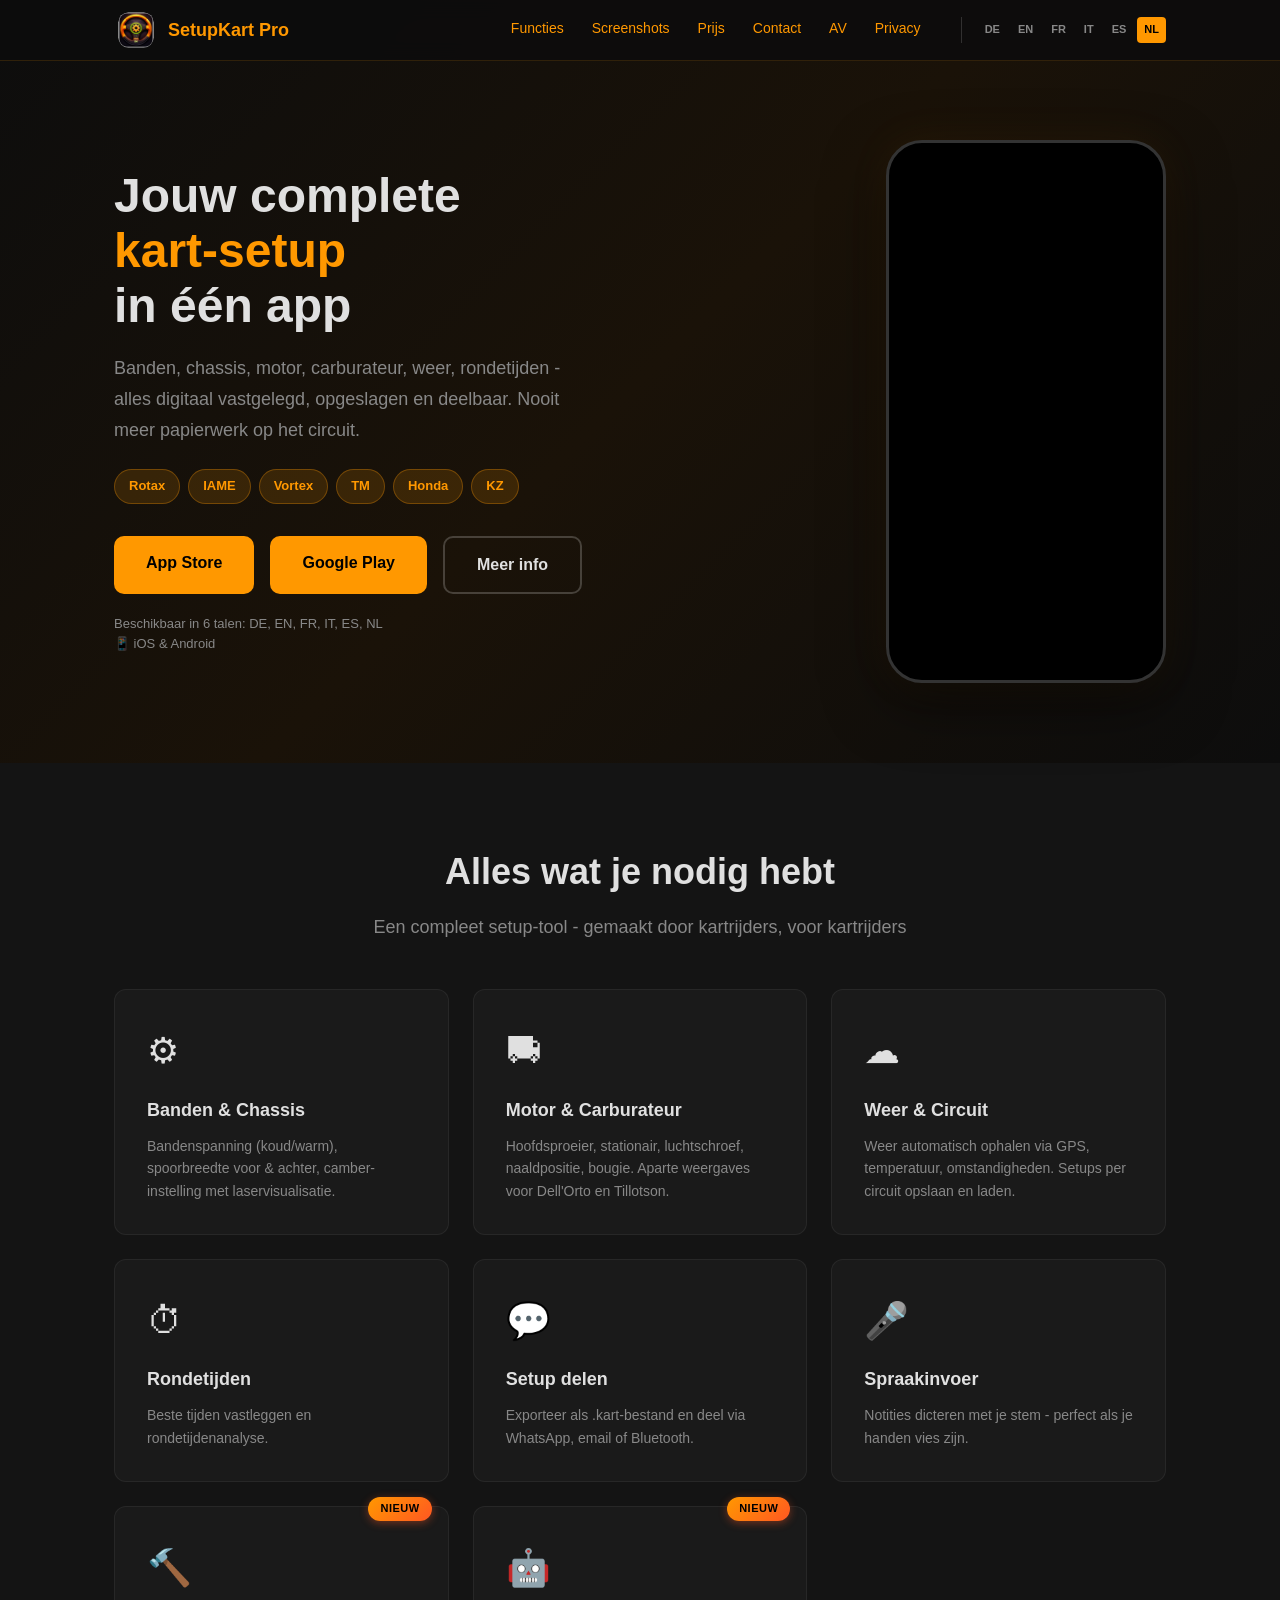
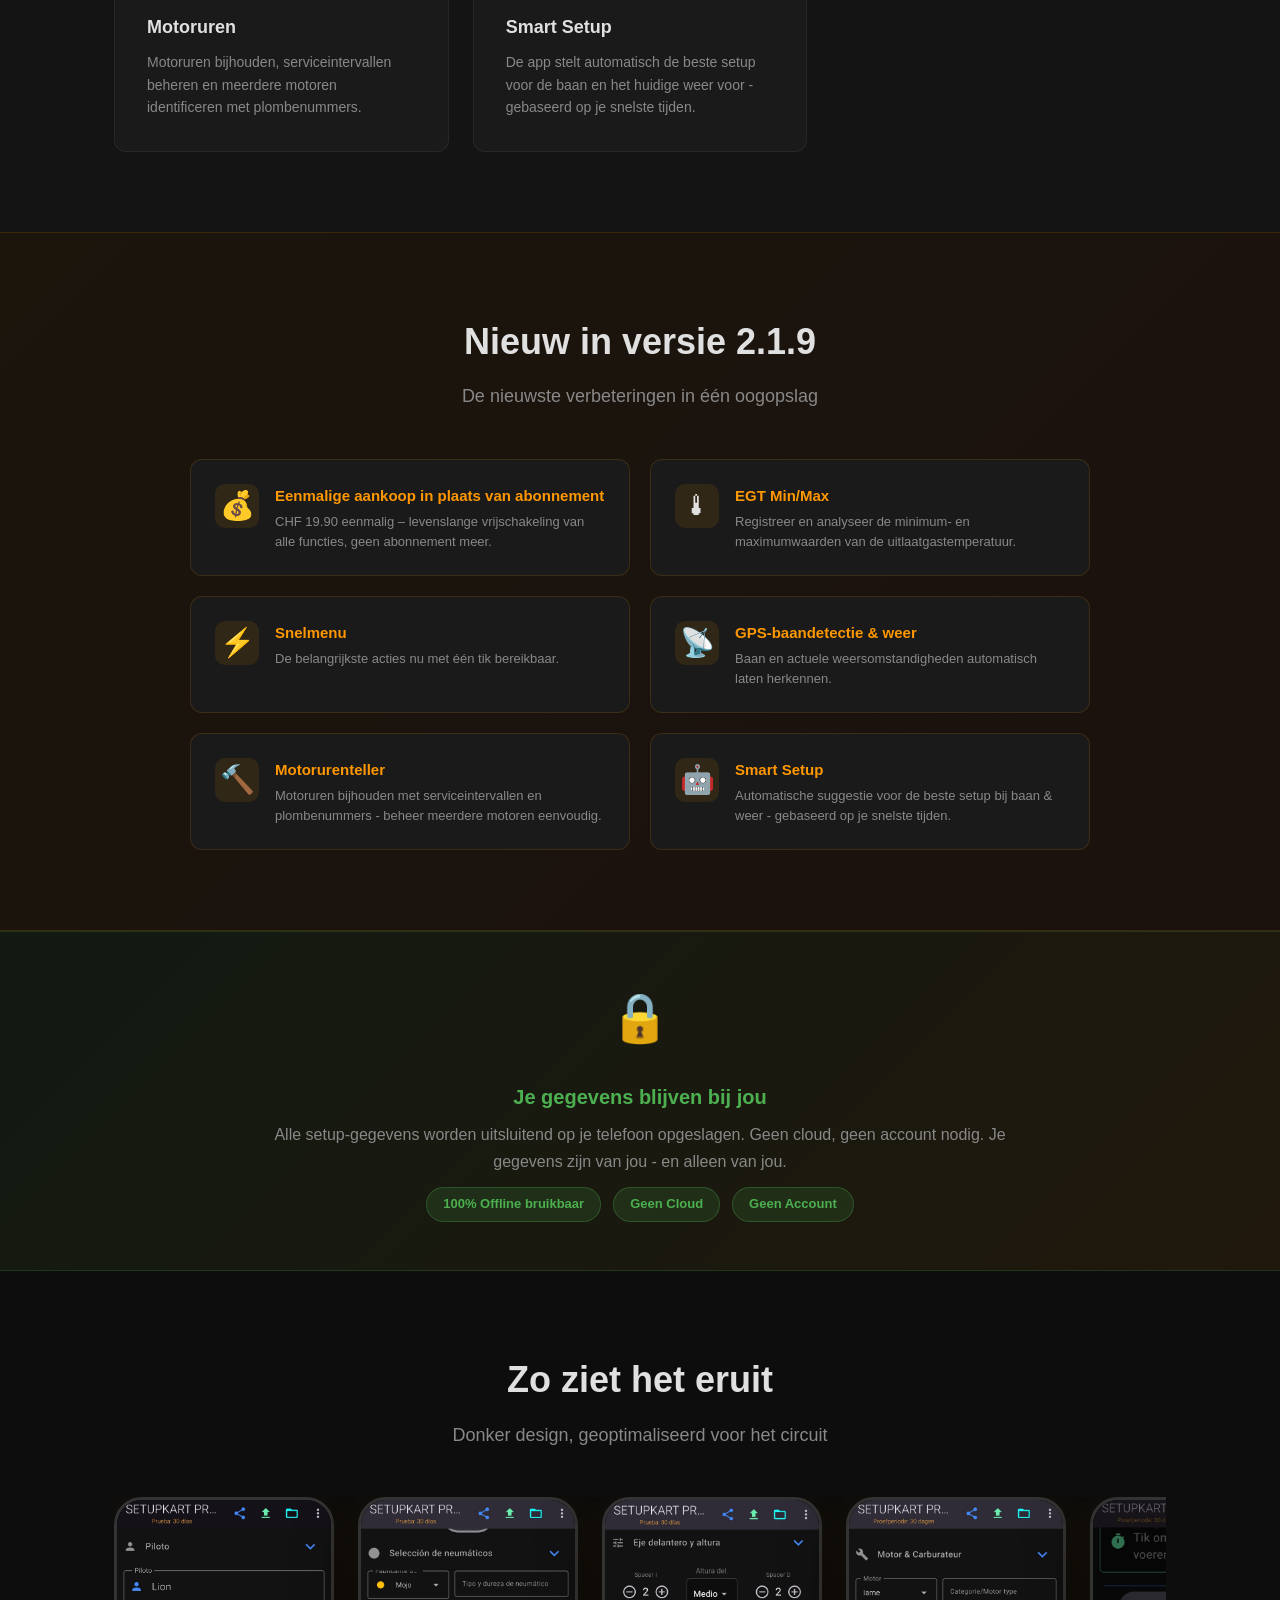
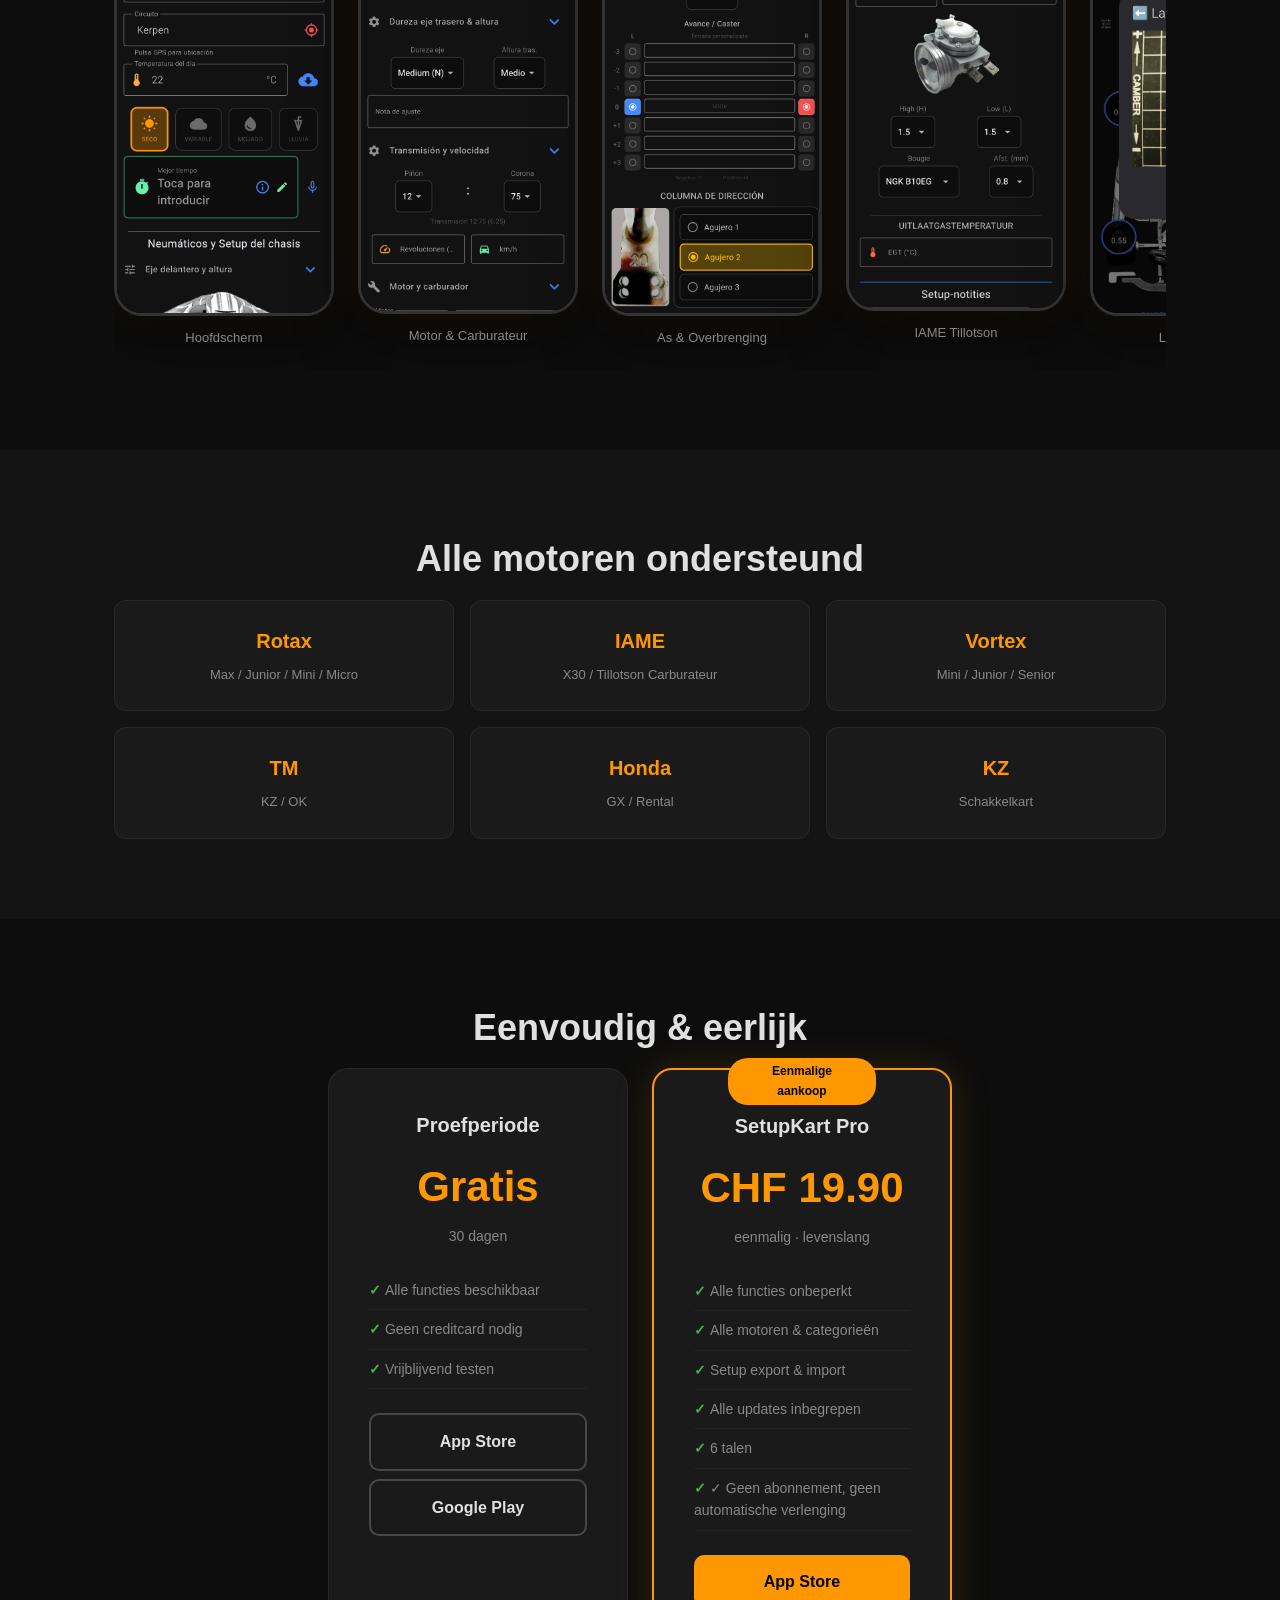
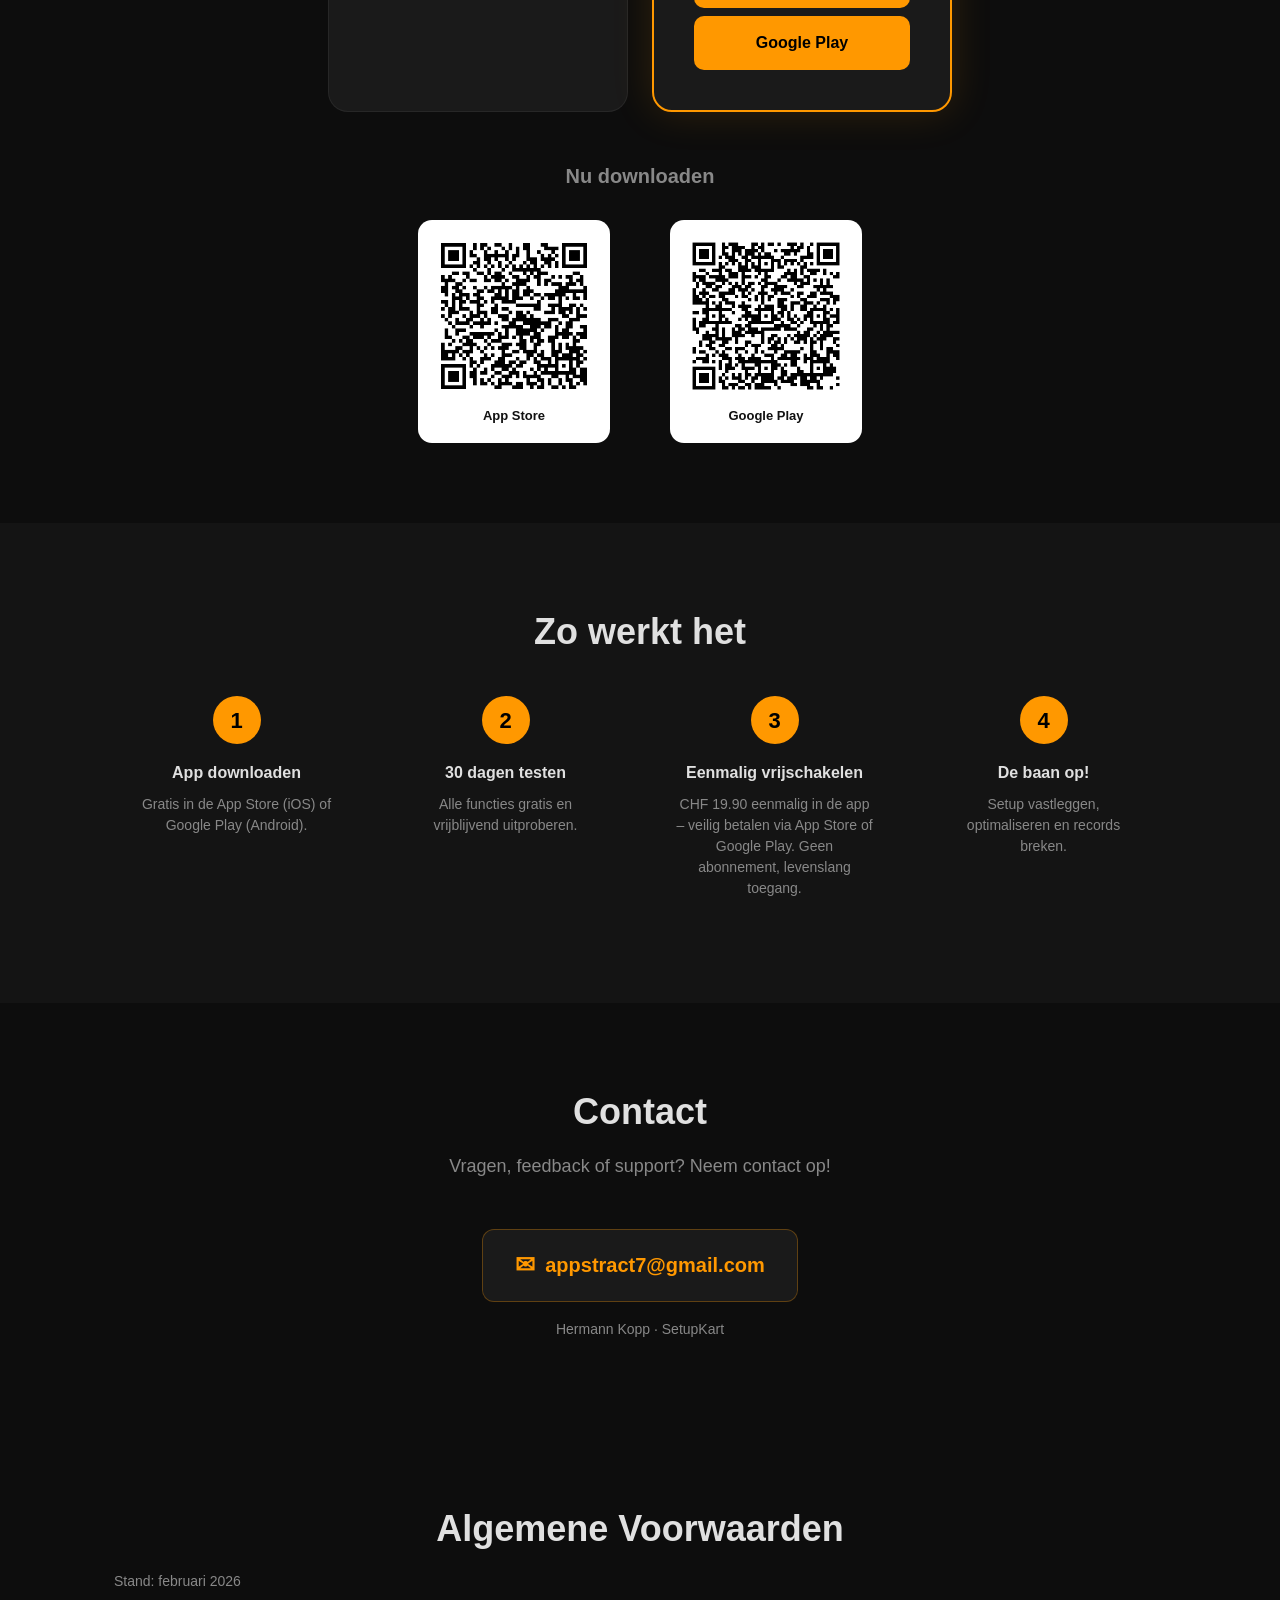
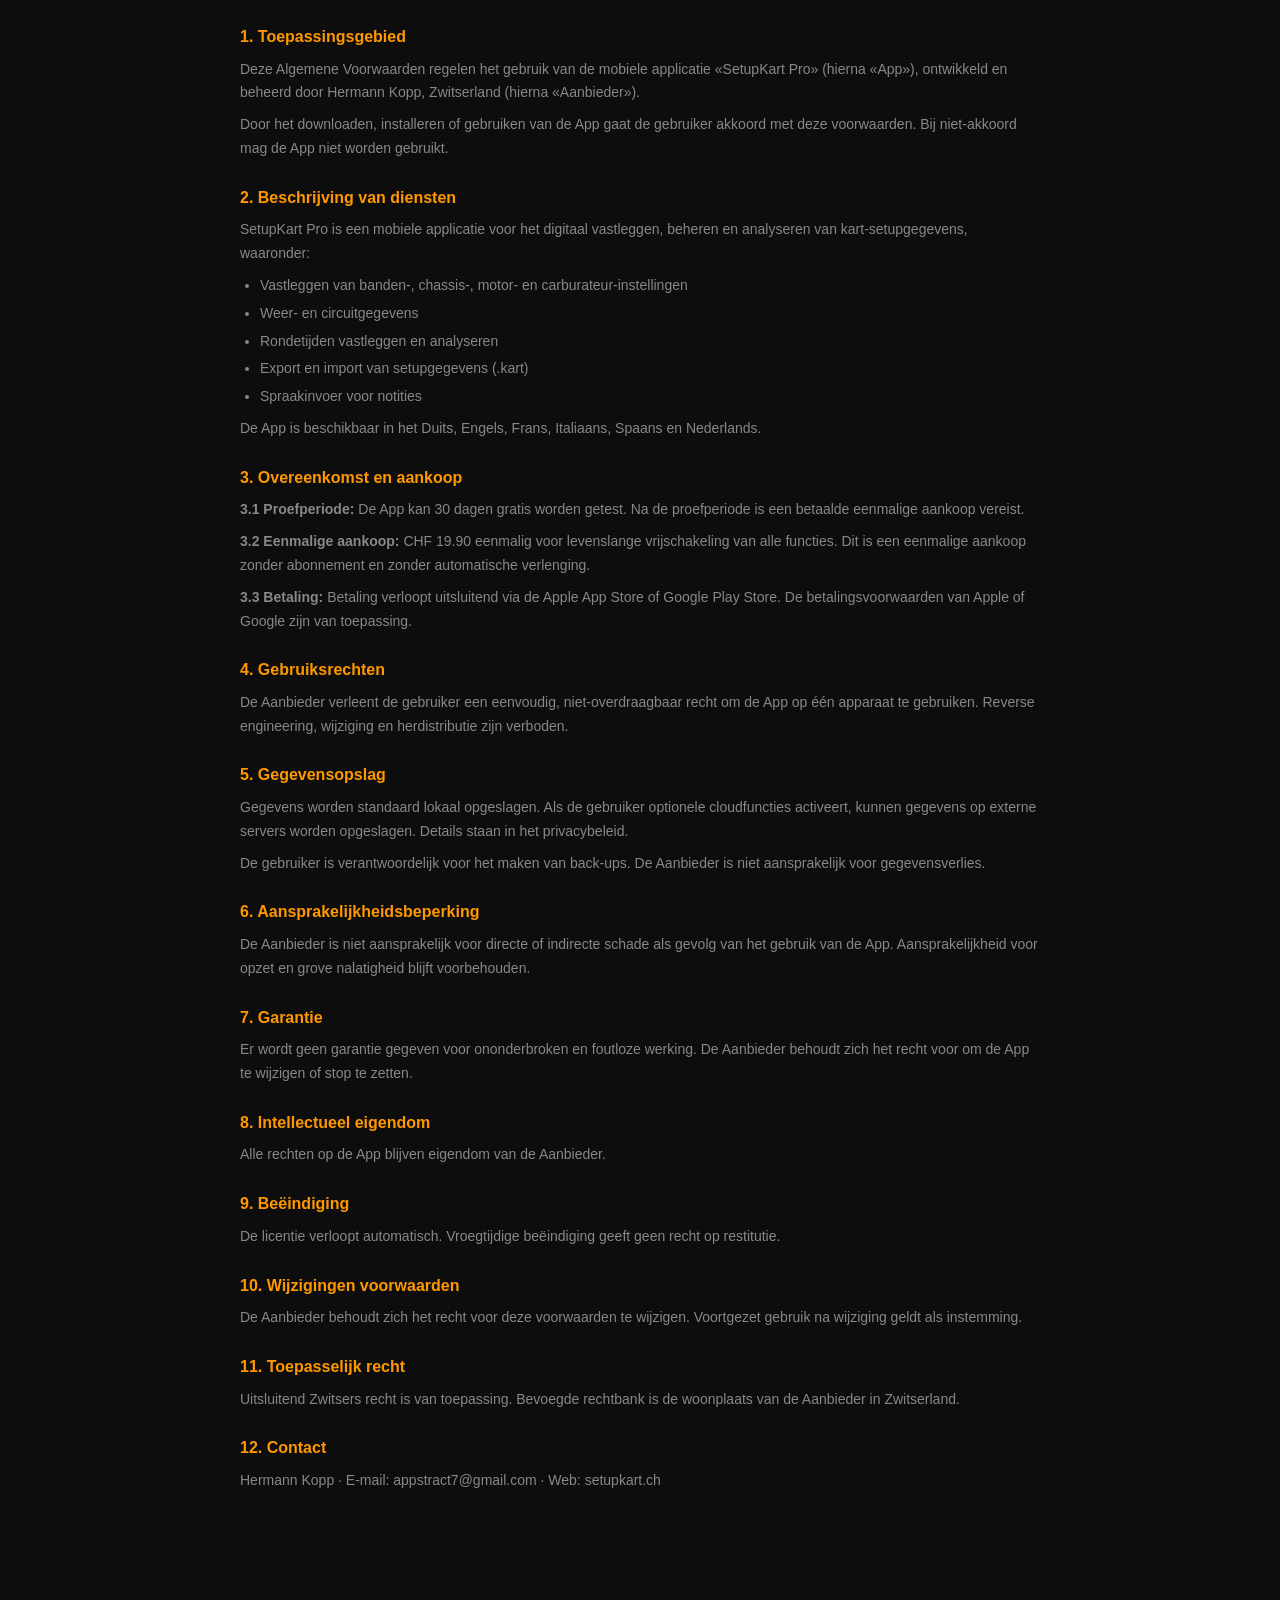
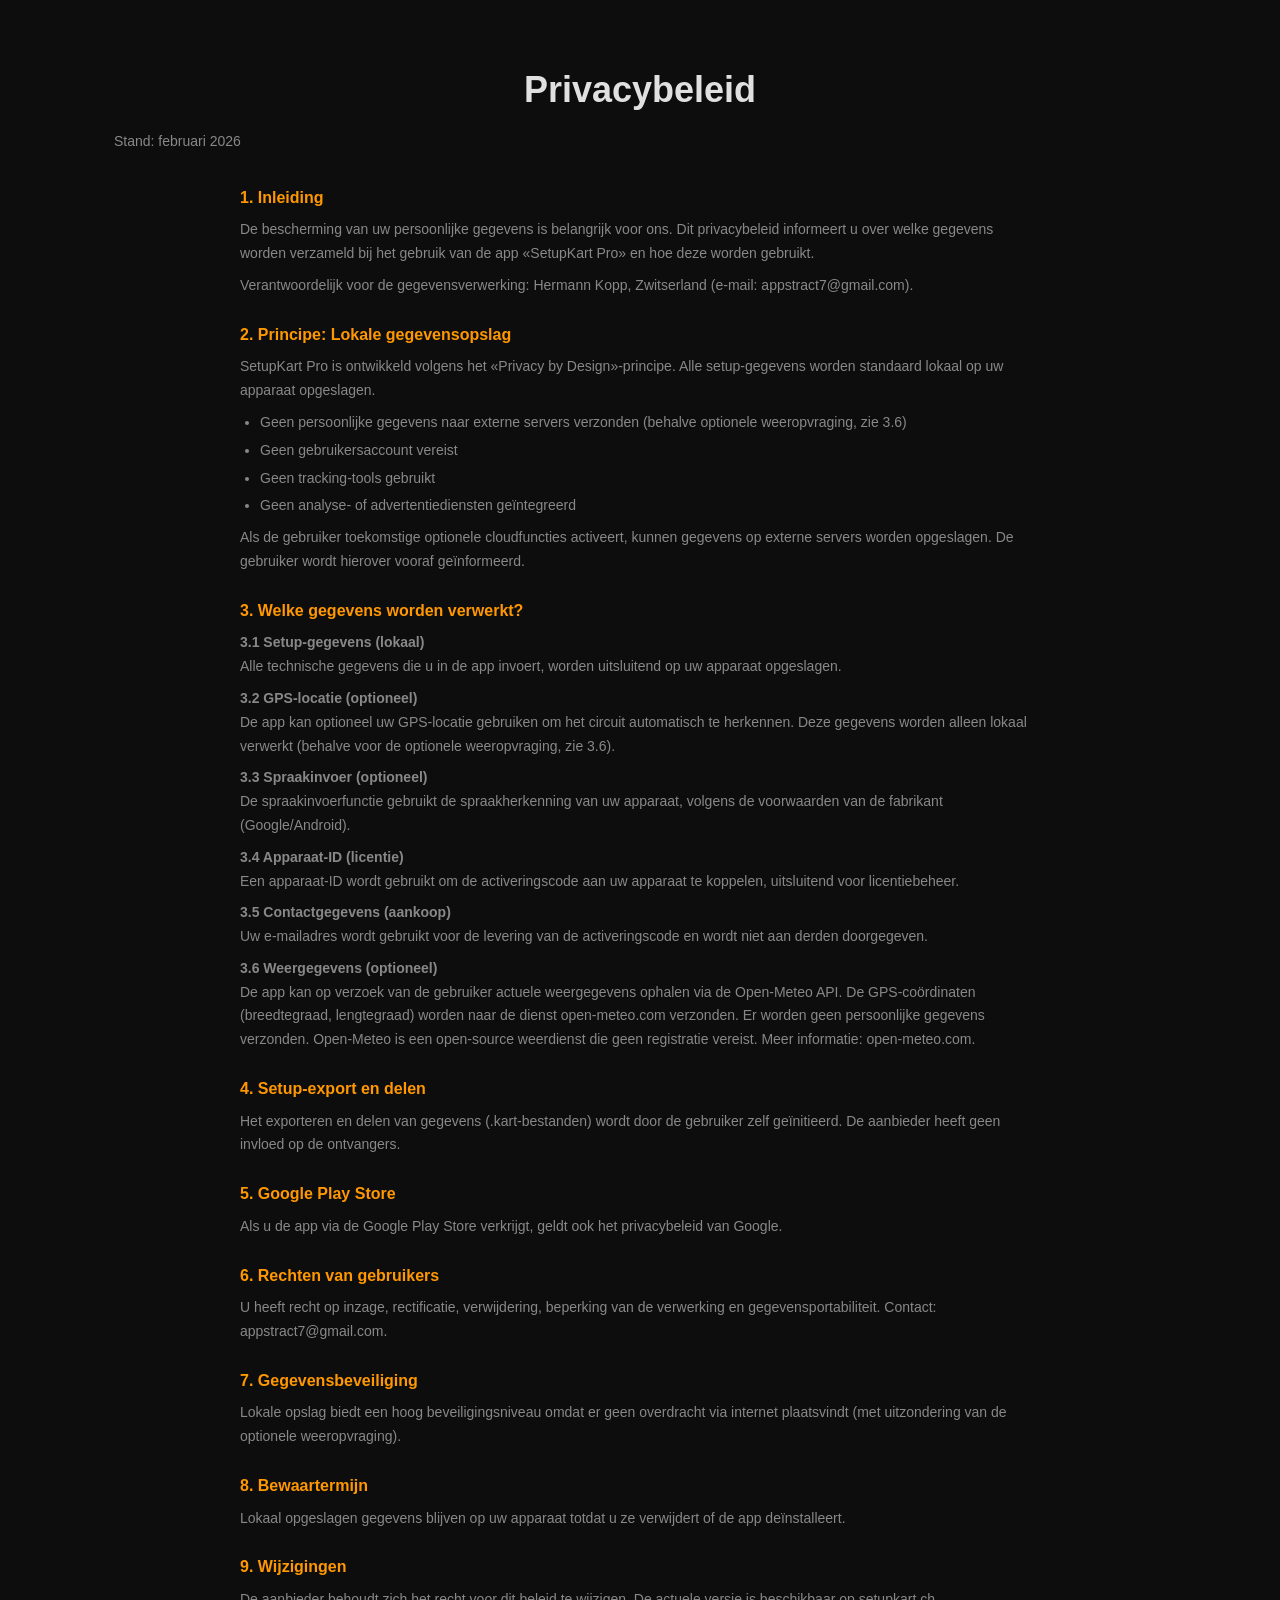
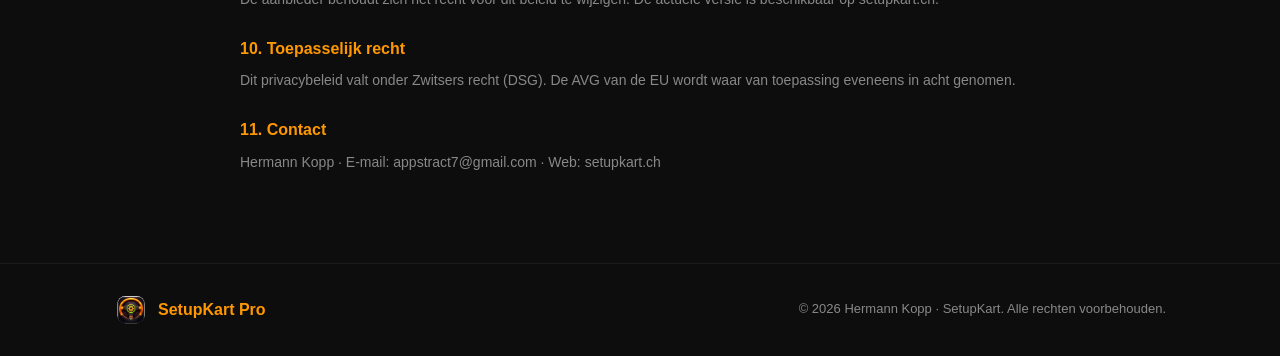
<file: nl.html>
<!DOCTYPE html>
<html lang="nl">
<head>
    <meta charset="UTF-8">
    <meta name="viewport" content="width=device-width, initial-scale=1.0">
    <title>SetupKart Pro - Jouw digitale kart-setup</title>
    <meta name="google-site-verification" content="QMnxvwdwQF9185BdcjcixT-LjUzBhshWIW5i6Z3Lq0k" />
    <meta name="description" content="SetupKart Pro - De professionele app voor kart-setup-management. Banden, chassis, motor, carburateur - alles op &eacute;&eacute;n plek.">
    <link rel="icon" type="image/png" href="app-icon.png">
    <link rel="stylesheet" href="style.css?v=3">
    <script async src="https://www.googletagmanager.com/gtag/js?id=G-S8B4YJMVKM"></script>
    <script>window.dataLayer=window.dataLayer||[];function gtag(){dataLayer.push(arguments);}gtag('js',new Date());gtag('config','G-S8B4YJMVKM');</script>
</head>
<body>

<nav class="navbar">
    <div class="container nav-content">
        <div class="nav-brand"><img src="app-icon.png" alt="SetupKart Pro" class="nav-icon"><span>SetupKart Pro</span></div>
        <div class="mobile-lang-switcher">
            <a href="index.html">DE</a><a href="en.html">EN</a><a href="fr.html">FR</a><a href="it.html">IT</a><a href="es.html">ES</a><a href="nl.html" class="lang-active">NL</a>
        </div>
        <div class="nav-links">
            <a href="#features">Functies</a>
            <a href="#screenshots">Screenshots</a>
            <a href="#prijs">Prijs</a>
            <a href="#contact">Contact</a>
            <a href="#agb">AV</a>
            <a href="#datenschutz">Privacy</a>
            <div class="lang-switcher">
                <a href="index.html">DE</a><a href="en.html">EN</a><a href="fr.html">FR</a><a href="it.html">IT</a><a href="es.html">ES</a><a href="nl.html" class="lang-active">NL</a>
            </div>
        </div>
    </div>
</nav>

<section class="hero">
    <div class="container hero-content">
        <div class="hero-text">
            <h1>Jouw complete<br><span class="highlight">kart-setup</span><br>in &eacute;&eacute;n app</h1>
            <p class="hero-subtitle">
                Banden, chassis, motor, carburateur, weer, rondetijden -
                alles digitaal vastgelegd, opgeslagen en deelbaar.
                Nooit meer papierwerk op het circuit.
            </p>
            <div class="hero-badges">
                <span class="badge">Rotax</span><span class="badge">IAME</span><span class="badge">Vortex</span><span class="badge">TM</span><span class="badge">Honda</span><span class="badge">KZ</span>
            </div>
            <div class="hero-buttons">
                <a href="https://apps.apple.com/app/setupkart-pro/id6761076873" class="btn btn-primary" target="_blank">App Store</a>
                <a href="https://play.google.com/store/apps/details?id=com.kartsetup.pro" class="btn btn-primary" target="_blank">Google Play</a>
                <a href="#features" class="btn btn-outline">Meer info</a>
            </div>
            <p class="hero-languages">Beschikbaar in 6 talen: DE, EN, FR, IT, ES, NL</p>
            <p class="hero-languages">&#128241; iOS &amp; Android</p>
        </div>
        <div class="hero-phone"><div class="phone-frame hero-slideshow">
            <img class="hero-slide" style="animation-delay:0s" src="screenshots/nl/hero.jpg" alt="SetupKart Pro – overzicht">
            <img class="hero-slide" style="animation-delay:4s" src="screenshots/nl/chassis.jpg" alt="SetupKart Pro – chassisgegevens invoeren">
            <img class="hero-slide" style="animation-delay:8s" src="screenshots/nl/motor.jpg" alt="SetupKart Pro – motorgegevens invoeren">
            <img class="hero-slide" style="animation-delay:12s" src="screenshots/nl/notizen.jpg" alt="SetupKart Pro – notities">
        </div></div>
    </div>
</section>

<section id="features" class="features">
    <div class="container">
        <h2 class="section-title">Alles wat je nodig hebt</h2>
        <p class="section-subtitle">Een compleet setup-tool - gemaakt door kartrijders, voor kartrijders</p>
        <div class="feature-grid">
            <div class="feature-card"><div class="feature-icon">&#9881;</div><h3>Banden &amp; Chassis</h3><p>Bandenspanning (koud/warm), spoorbreedte voor &amp; achter, camber-instelling met laservisualisatie.</p></div>
            <div class="feature-card"><div class="feature-icon">&#9951;</div><h3>Motor &amp; Carburateur</h3><p>Hoofdsproeier, stationair, luchtschroef, naaldpositie, bougie. Aparte weergaves voor Dell'Orto en Tillotson.</p></div>
            <div class="feature-card"><div class="feature-icon">&#9729;</div><h3>Weer &amp; Circuit</h3><p>Weer automatisch ophalen via GPS, temperatuur, omstandigheden. Setups per circuit opslaan en laden.</p></div>
            <div class="feature-card"><div class="feature-icon">&#9201;</div><h3>Rondetijden</h3><p>Beste tijden vastleggen en rondetijdenanalyse.</p></div>
            <div class="feature-card"><div class="feature-icon">&#128172;</div><h3>Setup delen</h3><p>Exporteer als .kart-bestand en deel via WhatsApp, email of Bluetooth.</p></div>
            <div class="feature-card"><div class="feature-icon">&#127908;</div><h3>Spraakinvoer</h3><p>Notities dicteren met je stem - perfect als je handen vies zijn.</p></div>
            <div class="feature-card">
                <span class="new-badge">NIEUW</span>
                <div class="feature-icon">&#128296;</div>
                <h3>Motoruren</h3>
                <p>Motoruren bijhouden, serviceintervallen beheren en meerdere motoren identificeren met plombenummers.</p>
            </div>
            <div class="feature-card">
                <span class="new-badge">NIEUW</span>
                <div class="feature-icon">&#129302;</div>
                <h3>Smart Setup</h3>
                <p>De app stelt automatisch de beste setup voor de baan en het huidige weer voor - gebaseerd op je snelste tijden.</p>
            </div>
        </div>
    </div>
</section>

<section class="whats-new">
    <div class="container">
        <h2 class="section-title">Nieuw in versie 2.1.9</h2>
        <p class="section-subtitle">De nieuwste verbeteringen in &eacute;&eacute;n oogopslag</p>
        <div class="whats-new-grid">
            <div class="whats-new-item">
                <div class="whats-new-icon">&#128176;</div>
                <div><h4>Eenmalige aankoop in plaats van abonnement</h4><p>CHF 19.90 eenmalig &ndash; levenslange vrijschakeling van alle functies, geen abonnement meer.</p></div>
            </div>
            <div class="whats-new-item">
                <div class="whats-new-icon">&#127777;</div>
                <div><h4>EGT Min/Max</h4><p>Registreer en analyseer de minimum- en maximumwaarden van de uitlaatgastemperatuur.</p></div>
            </div>
            <div class="whats-new-item">
                <div class="whats-new-icon">&#9889;</div>
                <div><h4>Snelmenu</h4><p>De belangrijkste acties nu met &eacute;&eacute;n tik bereikbaar.</p></div>
            </div>
            <div class="whats-new-item">
                <div class="whats-new-icon">&#128225;</div>
                <div><h4>GPS-baandetectie &amp; weer</h4><p>Baan en actuele weersomstandigheden automatisch laten herkennen.</p></div>
            </div>
            <div class="whats-new-item">
                <div class="whats-new-icon">&#128296;</div>
                <div><h4>Motorurenteller</h4><p>Motoruren bijhouden met serviceintervallen en plombenummers - beheer meerdere motoren eenvoudig.</p></div>
            </div>
            <div class="whats-new-item">
                <div class="whats-new-icon">&#129302;</div>
                <div><h4>Smart Setup</h4><p>Automatische suggestie voor de beste setup bij baan &amp; weer - gebaseerd op je snelste tijden.</p></div>
            </div>
        </div>
    </div>
</section>

<section class="privacy-banner">
    <div class="container">
        <div class="privacy-content">
            <div class="privacy-icon">&#128274;</div>
            <div>
                <h3>Je gegevens blijven bij jou</h3>
                <p>Alle setup-gegevens worden uitsluitend op je telefoon opgeslagen. Geen cloud, geen account nodig. Je gegevens zijn van jou - en alleen van jou.</p>
                <div class="privacy-badges">
                    <span class="privacy-badge">100% Offline bruikbaar</span>
                    <span class="privacy-badge">Geen Cloud</span>
                    <span class="privacy-badge">Geen Account</span>
                </div>
            </div>
        </div>
    </div>
</section>

<section id="screenshots" class="screenshots-section">
    <div class="container">
        <h2 class="section-title">Zo ziet het eruit</h2>
        <p class="section-subtitle">Donker design, geoptimaliseerd voor het circuit</p>
        <div class="screenshot-gallery">
            <div class="screenshot-item"><div class="phone-frame small"><img src="screenshots/nl/hero.jpg" alt="Hoofdscherm – Rijder &amp; Weer"></div><span class="screenshot-label">Hoofdscherm</span></div>
            <div class="screenshot-item"><div class="phone-frame small"><img src="screenshots/nl/motor.jpg" alt="Motor &amp; Carburateur"></div><span class="screenshot-label">Motor &amp; Carburateur</span></div>
            <div class="screenshot-item"><div class="phone-frame small"><img src="screenshots/nl/achse.jpg" alt="As &amp; Overbrenging"></div><span class="screenshot-label">As &amp; Overbrenging</span></div>
            <div class="screenshot-item"><div class="phone-frame small"><img src="screenshots/nl/tilotson.jpg" alt="IAME Tillotson Carburateur"></div><span class="screenshot-label">IAME Tillotson</span></div>
            <div class="screenshot-item"><div class="phone-frame small"><img src="screenshots/nl/laser.jpg" alt="Laser Camber"></div><span class="screenshot-label">Laser Camber</span></div>
            <div class="screenshot-item"><div class="phone-frame small"><img src="screenshots/nl/notizen.jpg" alt="Setup-notities &amp; Opslaan"></div><span class="screenshot-label">Notities &amp; Opslaan</span></div>
            <div class="screenshot-item"><div class="phone-frame small"><img src="screenshots/nl/caster.jpg" alt="Vooras &amp; Naloophoek"></div><span class="screenshot-label">Vooras</span></div>
        </div>
    </div>
</section>

<section class="engines">
    <div class="container">
        <h2 class="section-title">Alle motoren ondersteund</h2>
        <div class="engine-grid">
            <div class="engine-card"><strong>Rotax</strong><span>Max / Junior / Mini / Micro</span></div>
            <div class="engine-card"><strong>IAME</strong><span>X30 / Tillotson Carburateur</span></div>
            <div class="engine-card"><strong>Vortex</strong><span>Mini / Junior / Senior</span></div>
            <div class="engine-card"><strong>TM</strong><span>KZ / OK</span></div>
            <div class="engine-card"><strong>Honda</strong><span>GX / Rental</span></div>
            <div class="engine-card"><strong>KZ</strong><span>Schakkelkart</span></div>
        </div>
    </div>
</section>

<section id="prijs" class="pricing">
    <div class="container">
        <h2 class="section-title">Eenvoudig &amp; eerlijk</h2>
        <div class="pricing-cards">
            <div class="price-card"><h3>Proefperiode</h3><div class="price">Gratis</div><p class="price-period">30 dagen</p>
                <ul><li>Alle functies beschikbaar</li><li>Geen creditcard nodig</li><li>Vrijblijvend testen</li></ul>
                <a href="https://apps.apple.com/app/setupkart-pro/id6761076873" class="btn btn-outline" target="_blank">App Store</a>
                <a href="https://play.google.com/store/apps/details?id=com.kartsetup.pro" class="btn btn-outline" target="_blank" style="margin-top:8px;">Google Play</a>
            </div>
            <div class="price-card featured"><div class="price-badge">Eenmalige aankoop</div><h3>SetupKart Pro</h3><div class="price">CHF 19.90</div><p class="price-period">eenmalig &middot; levenslang</p>
                <ul><li>Alle functies onbeperkt</li><li>Alle motoren &amp; categorie&euml;n</li><li>Setup export &amp; import</li><li>Alle updates inbegrepen</li><li>6 talen</li><li>&#10003; Geen abonnement, geen automatische verlenging</li></ul>
                <a href="https://apps.apple.com/app/setupkart-pro/id6761076873" class="btn btn-primary" target="_blank">App Store</a>
                <a href="https://play.google.com/store/apps/details?id=com.kartsetup.pro" class="btn btn-primary" target="_blank" style="margin-top:8px;">Google Play</a>
            </div>
        </div>
        <div class="store-download">
            <h3>Nu downloaden</h3>
            <div class="qr-row">
                <a href="https://apps.apple.com/app/setupkart-pro/id6761076873" target="_blank">
                    <div class="qr-box"><img src="qr_appstore.png" alt="App Store QR"><p>App Store</p></div>
                </a>
                <a href="https://play.google.com/store/apps/details?id=com.kartsetup.pro" target="_blank">
                    <div class="qr-box"><img src="qr_playstore.png" alt="Google Play QR"><p>Google Play</p></div>
                </a>
            </div>
        </div>
    </div>
</section>

<section class="how-it-works">
    <div class="container">
        <h2 class="section-title">Zo werkt het</h2>
        <div class="steps">
            <div class="step"><div class="step-number">1</div><h3>App downloaden</h3><p>Gratis in de App Store (iOS) of Google Play (Android).</p></div>
            <div class="step"><div class="step-number">2</div><h3>30 dagen testen</h3><p>Alle functies gratis en vrijblijvend uitproberen.</p></div>
            <div class="step"><div class="step-number">3</div><h3>Eenmalig vrijschakelen</h3><p>CHF 19.90 eenmalig in de app – veilig betalen via App Store of Google Play. Geen abonnement, levenslang toegang.</p></div>
            <div class="step"><div class="step-number">4</div><h3>De baan op!</h3><p>Setup vastleggen, optimaliseren en records breken.</p></div>
        </div>
    </div>
</section>

<section id="contact" class="contact">
    <div class="container">
        <h2 class="section-title">Contact</h2>
        <p class="section-subtitle">Vragen, feedback of support? Neem contact op!</p>
        <div class="contact-info"><a href="mailto:appstract7@gmail.com" class="contact-item"><span class="contact-icon">&#9993;</span><span>appstract7@gmail.com</span></a></div>
        <p class="contact-name">Hermann Kopp &middot; SetupKart</p>
    </div>
</section>

<!-- ═══════════════════════════════════════ -->
<!-- AGB -->
<!-- ═══════════════════════════════════════ -->
<section id="agb" class="agb">
    <div class="container">
        <h2 class="section-title">Algemene Voorwaarden</h2>
        <p class="agb-stand">Stand: februari 2026</p>
        <div class="agb-content">
            <h3>1. Toepassingsgebied</h3>
            <p>Deze Algemene Voorwaarden regelen het gebruik van de mobiele applicatie «SetupKart Pro» (hierna «App»), ontwikkeld en beheerd door Hermann Kopp, Zwitserland (hierna «Aanbieder»).</p>
            <p>Door het downloaden, installeren of gebruiken van de App gaat de gebruiker akkoord met deze voorwaarden. Bij niet-akkoord mag de App niet worden gebruikt.</p>
            <h3>2. Beschrijving van diensten</h3>
            <p>SetupKart Pro is een mobiele applicatie voor het digitaal vastleggen, beheren en analyseren van kart-setupgegevens, waaronder:</p>
            <ul>
                <li>Vastleggen van banden-, chassis-, motor- en carburateur-instellingen</li>
                <li>Weer- en circuitgegevens</li>
                <li>Rondetijden vastleggen en analyseren</li>
                <li>Export en import van setupgegevens (.kart)</li>
                <li>Spraakinvoer voor notities</li>
            </ul>
            <p>De App is beschikbaar in het Duits, Engels, Frans, Italiaans, Spaans en Nederlands.</p>
            <h3>3. Overeenkomst en aankoop</h3>
            <p><strong>3.1 Proefperiode:</strong> De App kan 30 dagen gratis worden getest. Na de proefperiode is een betaalde eenmalige aankoop vereist.</p>
            <p><strong>3.2 Eenmalige aankoop:</strong> CHF 19.90 eenmalig voor levenslange vrijschakeling van alle functies. Dit is een eenmalige aankoop zonder abonnement en zonder automatische verlenging.</p>
            <p><strong>3.3 Betaling:</strong> Betaling verloopt uitsluitend via de Apple App Store of Google Play Store. De betalingsvoorwaarden van Apple of Google zijn van toepassing.</p>
            <h3>4. Gebruiksrechten</h3>
            <p>De Aanbieder verleent de gebruiker een eenvoudig, niet-overdraagbaar recht om de App op één apparaat te gebruiken. Reverse engineering, wijziging en herdistributie zijn verboden.</p>
            <h3>5. Gegevensopslag</h3>
            <p>Gegevens worden standaard lokaal opgeslagen. Als de gebruiker optionele cloudfuncties activeert, kunnen gegevens op externe servers worden opgeslagen. Details staan in het privacybeleid.</p>
            <p>De gebruiker is verantwoordelijk voor het maken van back-ups. De Aanbieder is niet aansprakelijk voor gegevensverlies.</p>
            <h3>6. Aansprakelijkheidsbeperking</h3>
            <p>De Aanbieder is niet aansprakelijk voor directe of indirecte schade als gevolg van het gebruik van de App. Aansprakelijkheid voor opzet en grove nalatigheid blijft voorbehouden.</p>
            <h3>7. Garantie</h3>
            <p>Er wordt geen garantie gegeven voor ononderbroken en foutloze werking. De Aanbieder behoudt zich het recht voor om de App te wijzigen of stop te zetten.</p>
            <h3>8. Intellectueel eigendom</h3>
            <p>Alle rechten op de App blijven eigendom van de Aanbieder.</p>
            <h3>9. Beëindiging</h3>
            <p>De licentie verloopt automatisch. Vroegtijdige beëindiging geeft geen recht op restitutie.</p>
            <h3>10. Wijzigingen voorwaarden</h3>
            <p>De Aanbieder behoudt zich het recht voor deze voorwaarden te wijzigen. Voortgezet gebruik na wijziging geldt als instemming.</p>
            <h3>11. Toepasselijk recht</h3>
            <p>Uitsluitend Zwitsers recht is van toepassing. Bevoegde rechtbank is de woonplaats van de Aanbieder in Zwitserland.</p>
            <h3>12. Contact</h3>
            <p>Hermann Kopp · E-mail: appstract7@gmail.com · Web: setupkart.ch</p>
        </div>
    </div>
</section>

<section id="datenschutz" class="agb">
    <div class="container">
        <h2 class="section-title">Privacybeleid</h2>
        <p class="agb-stand">Stand: februari 2026</p>
        <div class="agb-content">
            <h3>1. Inleiding</h3>
            <p>De bescherming van uw persoonlijke gegevens is belangrijk voor ons. Dit privacybeleid informeert u over welke gegevens worden verzameld bij het gebruik van de app &laquo;SetupKart Pro&raquo; en hoe deze worden gebruikt.</p>
            <p>Verantwoordelijk voor de gegevensverwerking: Hermann Kopp, Zwitserland (e-mail: appstract7@gmail.com).</p>

            <h3>2. Principe: Lokale gegevensopslag</h3>
            <p>SetupKart Pro is ontwikkeld volgens het &laquo;Privacy by Design&raquo;-principe. Alle setup-gegevens worden standaard lokaal op uw apparaat opgeslagen.</p>
            <ul>
                <li>Geen persoonlijke gegevens naar externe servers verzonden (behalve optionele weeropvraging, zie 3.6)</li>
                <li>Geen gebruikersaccount vereist</li>
                <li>Geen tracking-tools gebruikt</li>
                <li>Geen analyse- of advertentiediensten ge&iuml;ntegreerd</li>
            </ul>
            <p>Als de gebruiker toekomstige optionele cloudfuncties activeert, kunnen gegevens op externe servers worden opgeslagen. De gebruiker wordt hierover vooraf ge&iuml;nformeerd.</p>

            <h3>3. Welke gegevens worden verwerkt?</h3>
            <p><strong>3.1 Setup-gegevens (lokaal)</strong><br>Alle technische gegevens die u in de app invoert, worden uitsluitend op uw apparaat opgeslagen.</p>
            <p><strong>3.2 GPS-locatie (optioneel)</strong><br>De app kan optioneel uw GPS-locatie gebruiken om het circuit automatisch te herkennen. Deze gegevens worden alleen lokaal verwerkt (behalve voor de optionele weeropvraging, zie 3.6).</p>
            <p><strong>3.3 Spraakinvoer (optioneel)</strong><br>De spraakinvoerfunctie gebruikt de spraakherkenning van uw apparaat, volgens de voorwaarden van de fabrikant (Google/Android).</p>
            <p><strong>3.4 Apparaat-ID (licentie)</strong><br>Een apparaat-ID wordt gebruikt om de activeringscode aan uw apparaat te koppelen, uitsluitend voor licentiebeheer.</p>
            <p><strong>3.5 Contactgegevens (aankoop)</strong><br>Uw e-mailadres wordt gebruikt voor de levering van de activeringscode en wordt niet aan derden doorgegeven.</p>
            <p><strong>3.6 Weergegevens (optioneel)</strong><br>De app kan op verzoek van de gebruiker actuele weergegevens ophalen via de Open-Meteo API. De GPS-co&ouml;rdinaten (breedtegraad, lengtegraad) worden naar de dienst open-meteo.com verzonden. Er worden geen persoonlijke gegevens verzonden. Open-Meteo is een open-source weerdienst die geen registratie vereist. Meer informatie: open-meteo.com.</p>

            <h3>4. Setup-export en delen</h3>
            <p>Het exporteren en delen van gegevens (.kart-bestanden) wordt door de gebruiker zelf ge&iuml;nitieerd. De aanbieder heeft geen invloed op de ontvangers.</p>

            <h3>5. Google Play Store</h3>
            <p>Als u de app via de Google Play Store verkrijgt, geldt ook het privacybeleid van Google.</p>

            <h3>6. Rechten van gebruikers</h3>
            <p>U heeft recht op inzage, rectificatie, verwijdering, beperking van de verwerking en gegevensportabiliteit. Contact: appstract7@gmail.com.</p>

            <h3>7. Gegevensbeveiliging</h3>
            <p>Lokale opslag biedt een hoog beveiligingsniveau omdat er geen overdracht via internet plaatsvindt (met uitzondering van de optionele weeropvraging).</p>

            <h3>8. Bewaartermijn</h3>
            <p>Lokaal opgeslagen gegevens blijven op uw apparaat totdat u ze verwijdert of de app de&iuml;nstalleert.</p>

            <h3>9. Wijzigingen</h3>
            <p>De aanbieder behoudt zich het recht voor dit beleid te wijzigen. De actuele versie is beschikbaar op setupkart.ch.</p>

            <h3>10. Toepasselijk recht</h3>
            <p>Dit privacybeleid valt onder Zwitsers recht (DSG). De AVG van de EU wordt waar van toepassing eveneens in acht genomen.</p>

            <h3>11. Contact</h3>
            <p>Hermann Kopp &middot; E-mail: appstract7@gmail.com &middot; Web: setupkart.ch</p>
        </div>
    </div>
</section>

<footer class="footer"><div class="container"><div class="footer-content">
    <div class="footer-brand"><img src="app-icon.png" alt="SetupKart Pro" class="footer-icon"><span>SetupKart Pro</span></div>
    <p>&copy; 2026 Hermann Kopp &middot; SetupKart. Alle rechten voorbehouden.</p>
</div></div></footer>

</body>
</html>
</file>
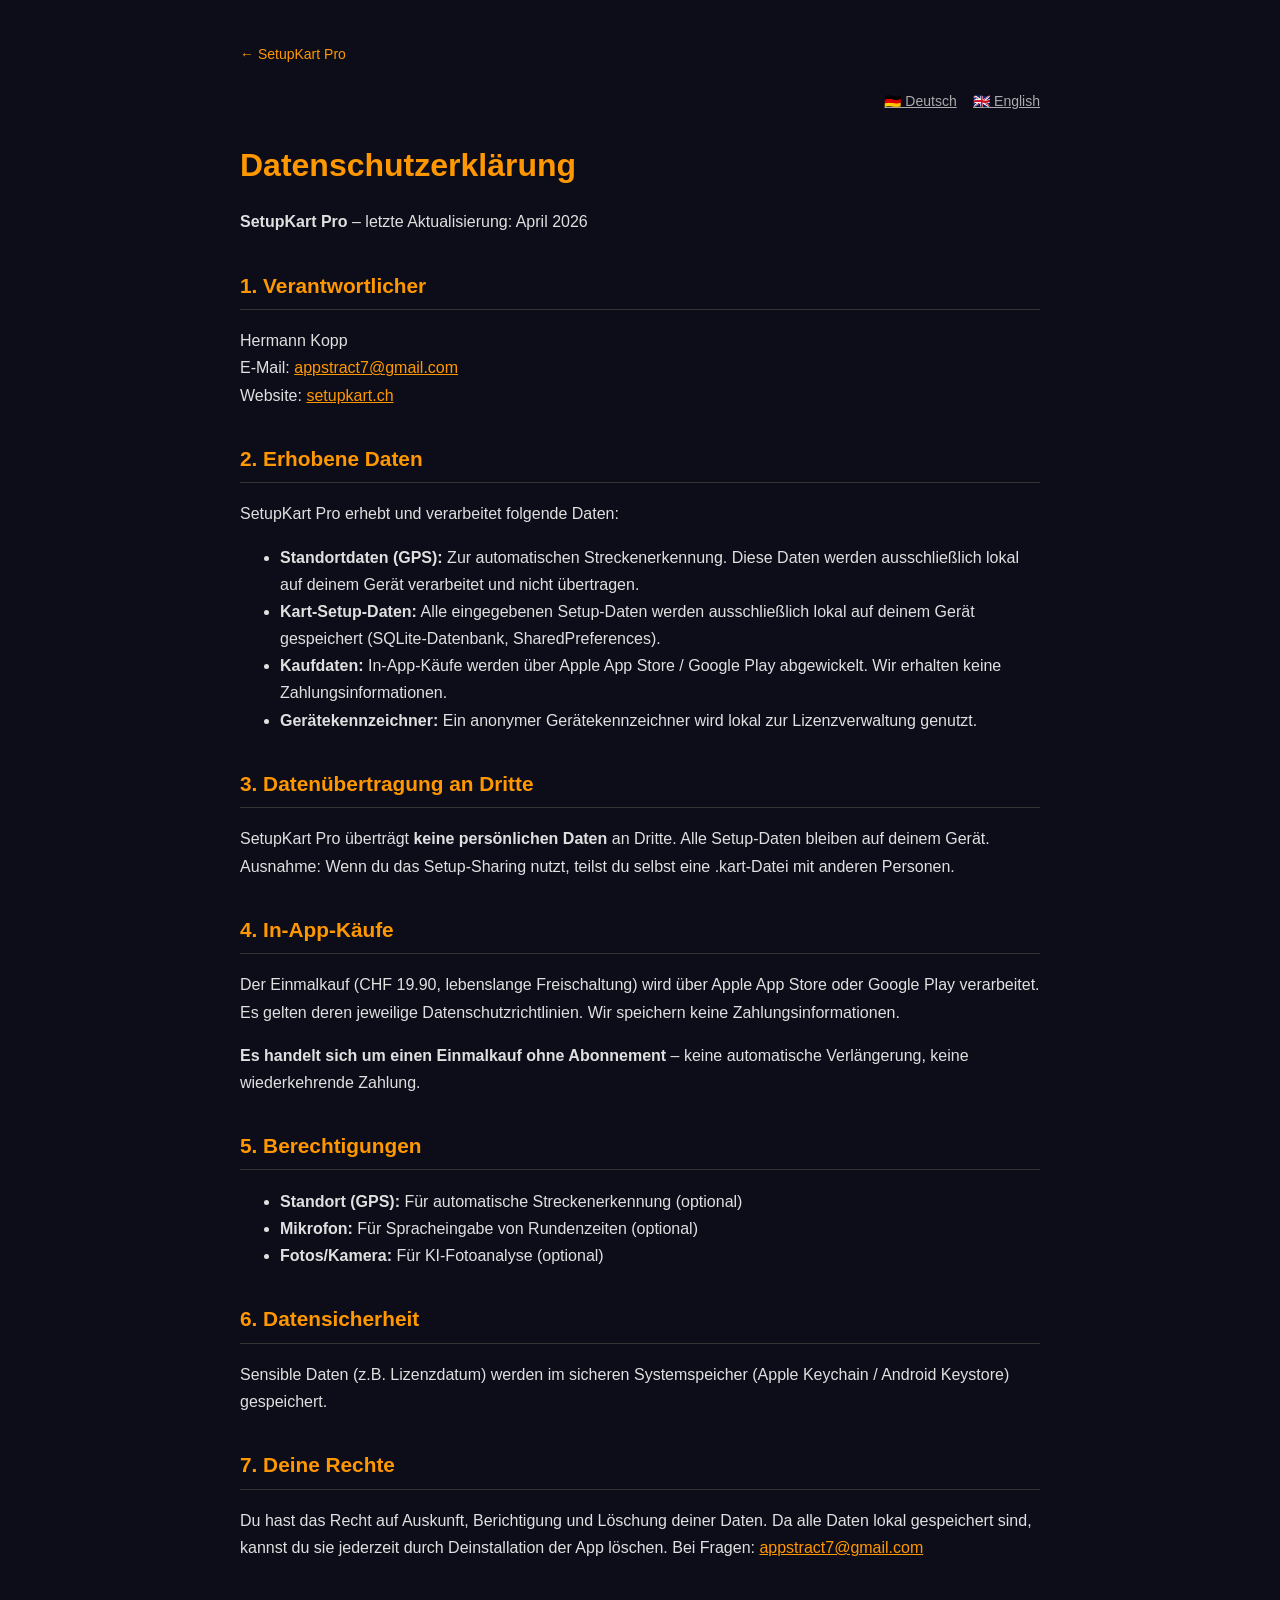
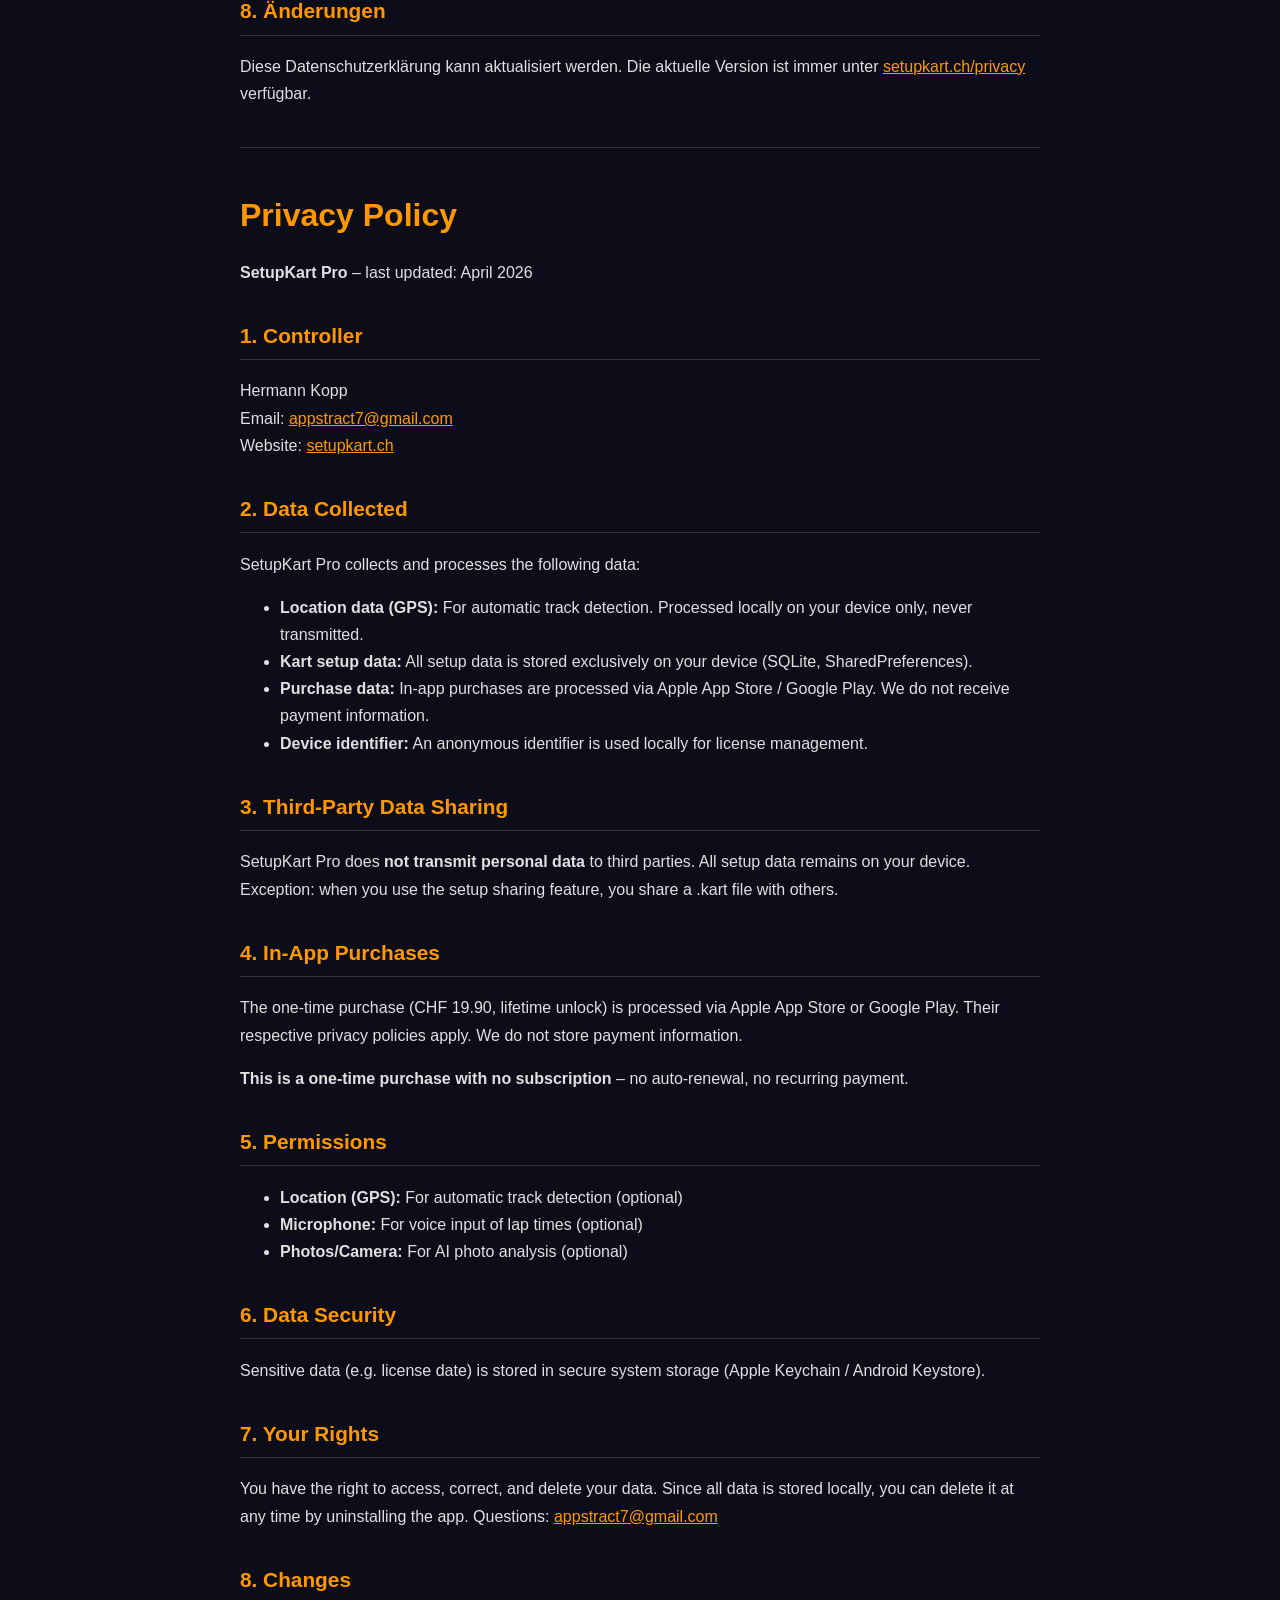
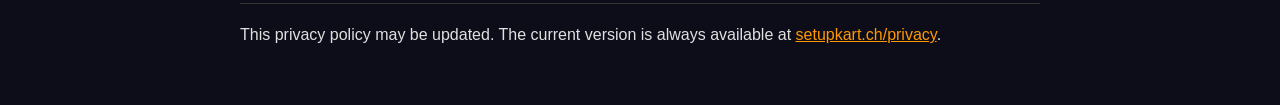
<file: privacy.html>
<!DOCTYPE html>
<html lang="de">
<head>
    <meta charset="UTF-8">
    <meta name="viewport" content="width=device-width, initial-scale=1.0">
    <title>Datenschutzerklärung – SetupKart Pro</title>
    <style>
        body { font-family: -apple-system, BlinkMacSystemFont, 'Segoe UI', sans-serif; background: #0d0d1a; color: #e0e0e0; max-width: 800px; margin: 0 auto; padding: 40px 20px; line-height: 1.7; }
        h1 { color: #ff9800; font-size: 2em; margin-bottom: 8px; }
        h2 { color: #ff9800; font-size: 1.3em; margin-top: 32px; border-bottom: 1px solid #333; padding-bottom: 6px; }
        a { color: #ff9800; }
        .lang-switch { text-align: right; margin-bottom: 24px; }
        .lang-switch a { color: #aaa; font-size: 14px; margin-left: 12px; }
        .section-en { display: none; }
        hr { border: none; border-top: 1px solid #333; margin: 40px 0; }
        .back { display: inline-block; margin-bottom: 20px; color: #ff9800; text-decoration: none; font-size: 14px; }
    </style>
</head>
<body>

<a href="/" class="back">← SetupKart Pro</a>

<div class="lang-switch">
    <a href="#de" onclick="showLang('de')">🇩🇪 Deutsch</a>
    <a href="#en" onclick="showLang('en')">🇬🇧 English</a>
</div>

<!-- DEUTSCH -->
<div id="section-de">
    <h1>Datenschutzerklärung</h1>
    <p><strong>SetupKart Pro</strong> – letzte Aktualisierung: April 2026</p>

    <h2>1. Verantwortlicher</h2>
    <p>Hermann Kopp<br>
    E-Mail: <a href="mailto:appstract7@gmail.com">appstract7@gmail.com</a><br>
    Website: <a href="https://setupkart.ch">setupkart.ch</a></p>

    <h2>2. Erhobene Daten</h2>
    <p>SetupKart Pro erhebt und verarbeitet folgende Daten:</p>
    <ul>
        <li><strong>Standortdaten (GPS):</strong> Zur automatischen Streckenerkennung. Diese Daten werden ausschließlich lokal auf deinem Gerät verarbeitet und nicht übertragen.</li>
        <li><strong>Kart-Setup-Daten:</strong> Alle eingegebenen Setup-Daten werden ausschließlich lokal auf deinem Gerät gespeichert (SQLite-Datenbank, SharedPreferences).</li>
        <li><strong>Kaufdaten:</strong> In-App-Käufe werden über Apple App Store / Google Play abgewickelt. Wir erhalten keine Zahlungsinformationen.</li>
        <li><strong>Gerätekennzeichner:</strong> Ein anonymer Gerätekennzeichner wird lokal zur Lizenzverwaltung genutzt.</li>
    </ul>

    <h2>3. Datenübertragung an Dritte</h2>
    <p>SetupKart Pro überträgt <strong>keine persönlichen Daten</strong> an Dritte. Alle Setup-Daten bleiben auf deinem Gerät. Ausnahme: Wenn du das Setup-Sharing nutzt, teilst du selbst eine .kart-Datei mit anderen Personen.</p>

    <h2>4. In-App-Käufe</h2>
    <p>Der Einmalkauf (CHF 19.90, lebenslange Freischaltung) wird über Apple App Store oder Google Play verarbeitet. Es gelten deren jeweilige Datenschutzrichtlinien. Wir speichern keine Zahlungsinformationen.</p>
    <p><strong>Es handelt sich um einen Einmalkauf ohne Abonnement</strong> – keine automatische Verlängerung, keine wiederkehrende Zahlung.</p>

    <h2>5. Berechtigungen</h2>
    <ul>
        <li><strong>Standort (GPS):</strong> Für automatische Streckenerkennung (optional)</li>
        <li><strong>Mikrofon:</strong> Für Spracheingabe von Rundenzeiten (optional)</li>
        <li><strong>Fotos/Kamera:</strong> Für KI-Fotoanalyse (optional)</li>
    </ul>

    <h2>6. Datensicherheit</h2>
    <p>Sensible Daten (z.B. Lizenzdatum) werden im sicheren Systemspeicher (Apple Keychain / Android Keystore) gespeichert.</p>

    <h2>7. Deine Rechte</h2>
    <p>Du hast das Recht auf Auskunft, Berichtigung und Löschung deiner Daten. Da alle Daten lokal gespeichert sind, kannst du sie jederzeit durch Deinstallation der App löschen. Bei Fragen: <a href="mailto:appstract7@gmail.com">appstract7@gmail.com</a></p>

    <h2>8. Änderungen</h2>
    <p>Diese Datenschutzerklärung kann aktualisiert werden. Die aktuelle Version ist immer unter <a href="https://setupkart.ch/privacy">setupkart.ch/privacy</a> verfügbar.</p>
</div>

<hr>

<!-- ENGLISH -->
<div id="section-en">
    <h1>Privacy Policy</h1>
    <p><strong>SetupKart Pro</strong> – last updated: April 2026</p>

    <h2>1. Controller</h2>
    <p>Hermann Kopp<br>
    Email: <a href="mailto:appstract7@gmail.com">appstract7@gmail.com</a><br>
    Website: <a href="https://setupkart.ch">setupkart.ch</a></p>

    <h2>2. Data Collected</h2>
    <p>SetupKart Pro collects and processes the following data:</p>
    <ul>
        <li><strong>Location data (GPS):</strong> For automatic track detection. Processed locally on your device only, never transmitted.</li>
        <li><strong>Kart setup data:</strong> All setup data is stored exclusively on your device (SQLite, SharedPreferences).</li>
        <li><strong>Purchase data:</strong> In-app purchases are processed via Apple App Store / Google Play. We do not receive payment information.</li>
        <li><strong>Device identifier:</strong> An anonymous identifier is used locally for license management.</li>
    </ul>

    <h2>3. Third-Party Data Sharing</h2>
    <p>SetupKart Pro does <strong>not transmit personal data</strong> to third parties. All setup data remains on your device. Exception: when you use the setup sharing feature, you share a .kart file with others.</p>

    <h2>4. In-App Purchases</h2>
    <p>The one-time purchase (CHF 19.90, lifetime unlock) is processed via Apple App Store or Google Play. Their respective privacy policies apply. We do not store payment information.</p>
    <p><strong>This is a one-time purchase with no subscription</strong> – no auto-renewal, no recurring payment.</p>

    <h2>5. Permissions</h2>
    <ul>
        <li><strong>Location (GPS):</strong> For automatic track detection (optional)</li>
        <li><strong>Microphone:</strong> For voice input of lap times (optional)</li>
        <li><strong>Photos/Camera:</strong> For AI photo analysis (optional)</li>
    </ul>

    <h2>6. Data Security</h2>
    <p>Sensitive data (e.g. license date) is stored in secure system storage (Apple Keychain / Android Keystore).</p>

    <h2>7. Your Rights</h2>
    <p>You have the right to access, correct, and delete your data. Since all data is stored locally, you can delete it at any time by uninstalling the app. Questions: <a href="mailto:appstract7@gmail.com">appstract7@gmail.com</a></p>

    <h2>8. Changes</h2>
    <p>This privacy policy may be updated. The current version is always available at <a href="https://setupkart.ch/privacy">setupkart.ch/privacy</a>.</p>
</div>

<script>
function showLang(lang) {
    document.getElementById('section-de').style.display = lang === 'de' ? 'block' : 'none';
    document.getElementById('section-en').style.display = lang === 'en' ? 'block' : 'none';
}
// Show both by default
document.getElementById('section-de').style.display = 'block';
document.getElementById('section-en').style.display = 'block';
</script>

</body>
</html>
</file>
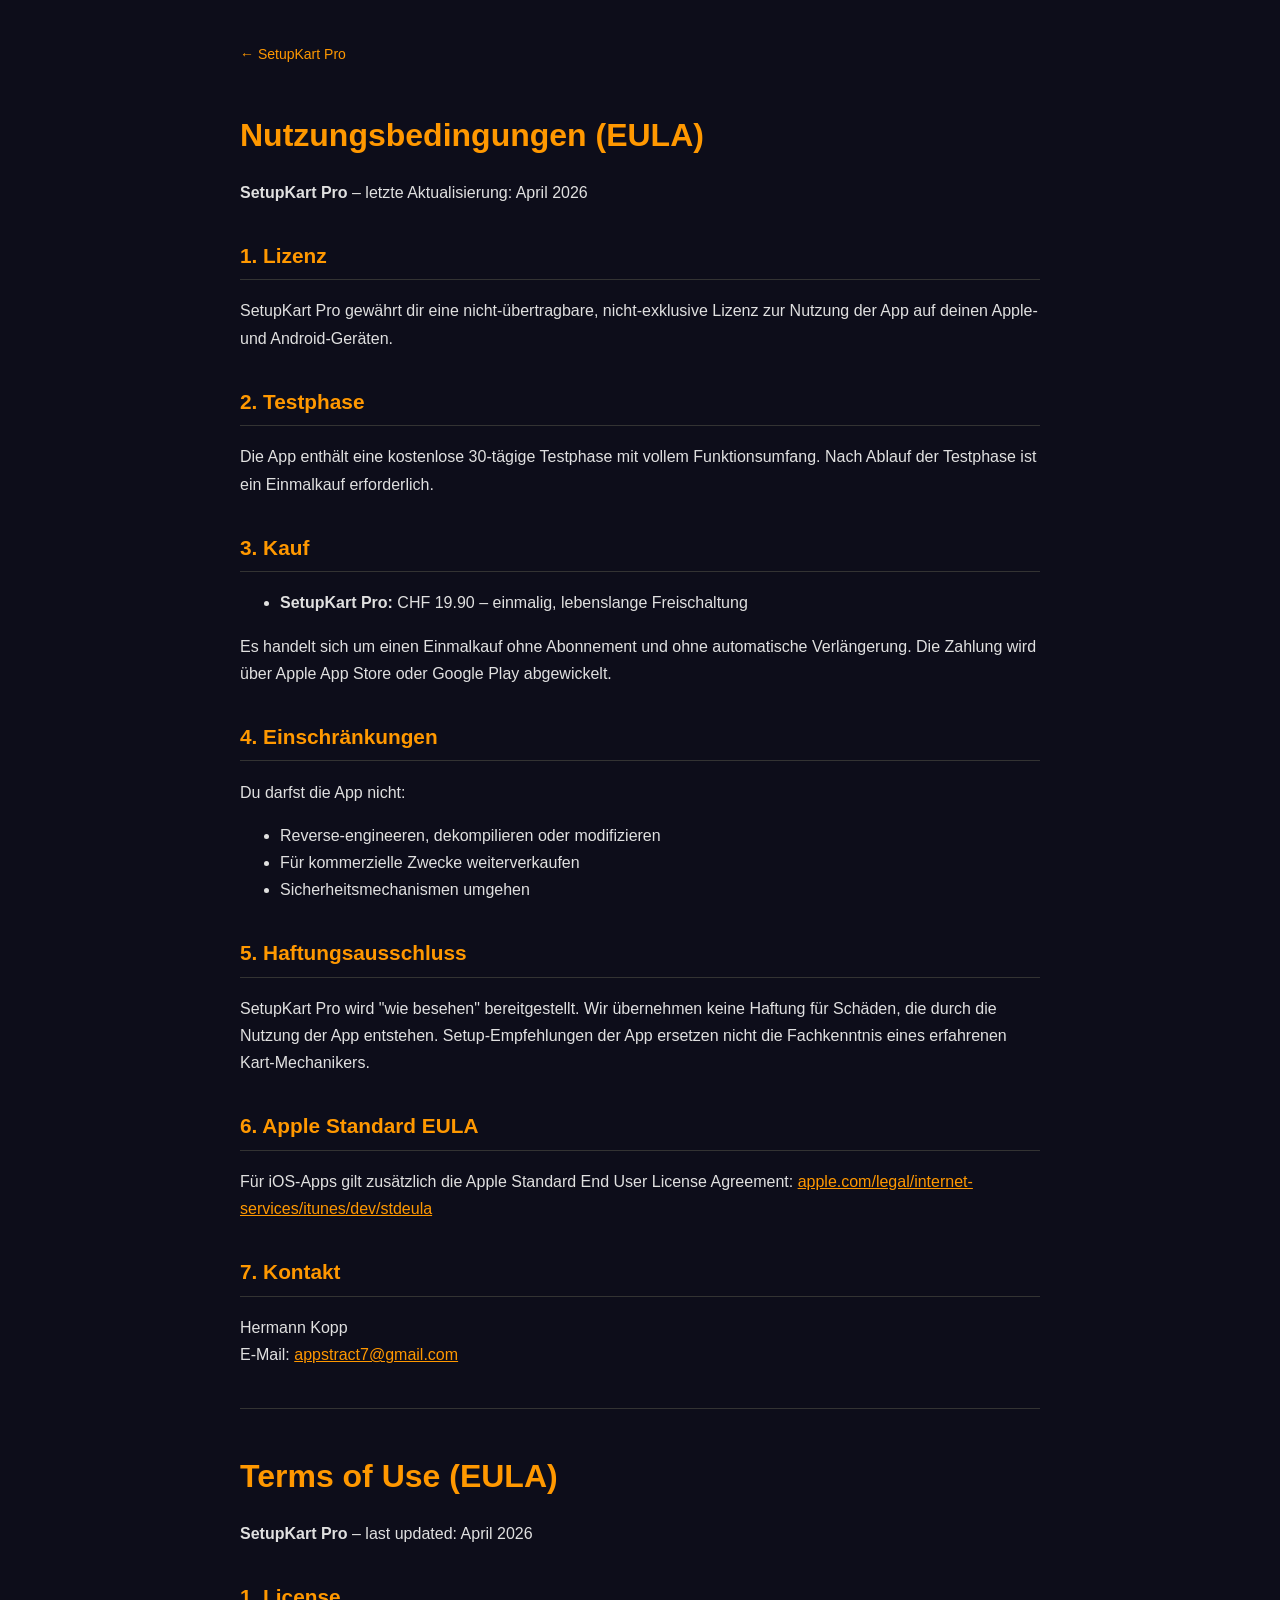
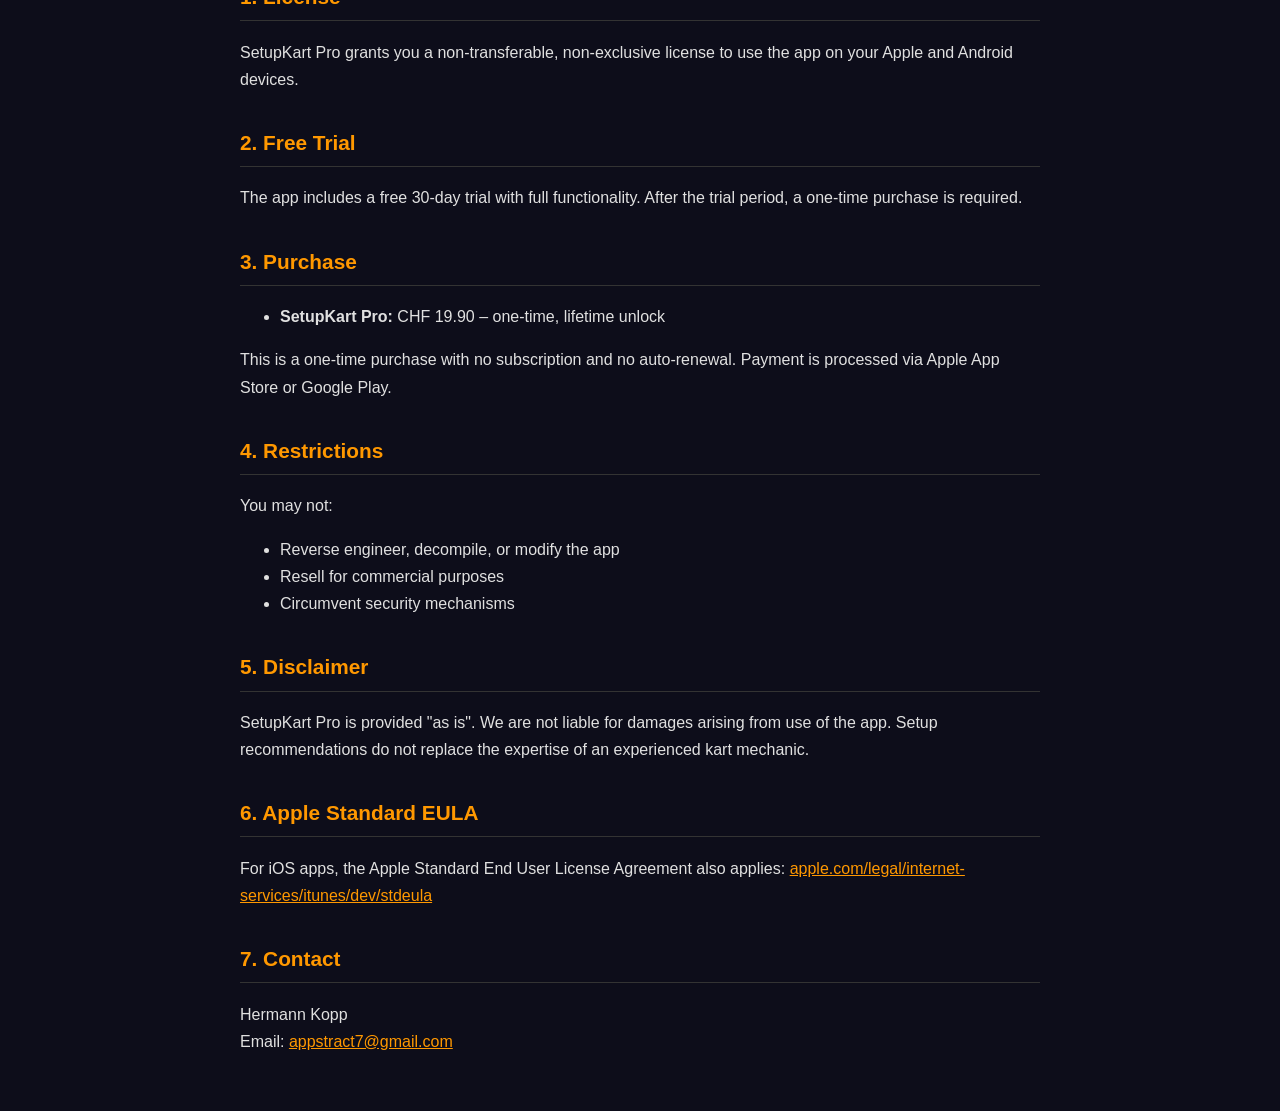
<file: terms.html>
<!DOCTYPE html>
<html lang="de">
<head>
    <meta charset="UTF-8">
    <meta name="viewport" content="width=device-width, initial-scale=1.0">
    <title>Nutzungsbedingungen – SetupKart Pro</title>
    <style>
        body { font-family: -apple-system, BlinkMacSystemFont, 'Segoe UI', sans-serif; background: #0d0d1a; color: #e0e0e0; max-width: 800px; margin: 0 auto; padding: 40px 20px; line-height: 1.7; }
        h1 { color: #ff9800; font-size: 2em; margin-bottom: 8px; }
        h2 { color: #ff9800; font-size: 1.3em; margin-top: 32px; border-bottom: 1px solid #333; padding-bottom: 6px; }
        a { color: #ff9800; }
        hr { border: none; border-top: 1px solid #333; margin: 40px 0; }
        .back { display: inline-block; margin-bottom: 20px; color: #ff9800; text-decoration: none; font-size: 14px; }
    </style>
</head>
<body>

<a href="/" class="back">← SetupKart Pro</a>

<!-- DEUTSCH -->
<div id="section-de">
    <h1>Nutzungsbedingungen (EULA)</h1>
    <p><strong>SetupKart Pro</strong> – letzte Aktualisierung: April 2026</p>

    <h2>1. Lizenz</h2>
    <p>SetupKart Pro gewährt dir eine nicht-übertragbare, nicht-exklusive Lizenz zur Nutzung der App auf deinen Apple- und Android-Geräten.</p>

    <h2>2. Testphase</h2>
    <p>Die App enthält eine kostenlose 30-tägige Testphase mit vollem Funktionsumfang. Nach Ablauf der Testphase ist ein Einmalkauf erforderlich.</p>

    <h2>3. Kauf</h2>
    <ul>
        <li><strong>SetupKart Pro:</strong> CHF 19.90 – einmalig, lebenslange Freischaltung</li>
    </ul>
    <p>Es handelt sich um einen Einmalkauf ohne Abonnement und ohne automatische Verlängerung. Die Zahlung wird über Apple App Store oder Google Play abgewickelt.</p>

    <h2>4. Einschränkungen</h2>
    <p>Du darfst die App nicht:</p>
    <ul>
        <li>Reverse-engineeren, dekompilieren oder modifizieren</li>
        <li>Für kommerzielle Zwecke weiterverkaufen</li>
        <li>Sicherheitsmechanismen umgehen</li>
    </ul>

    <h2>5. Haftungsausschluss</h2>
    <p>SetupKart Pro wird "wie besehen" bereitgestellt. Wir übernehmen keine Haftung für Schäden, die durch die Nutzung der App entstehen. Setup-Empfehlungen der App ersetzen nicht die Fachkenntnis eines erfahrenen Kart-Mechanikers.</p>

    <h2>6. Apple Standard EULA</h2>
    <p>Für iOS-Apps gilt zusätzlich die Apple Standard End User License Agreement: <a href="https://www.apple.com/legal/internet-services/itunes/dev/stdeula/" target="_blank">apple.com/legal/internet-services/itunes/dev/stdeula</a></p>

    <h2>7. Kontakt</h2>
    <p>Hermann Kopp<br>
    E-Mail: <a href="mailto:appstract7@gmail.com">appstract7@gmail.com</a></p>
</div>

<hr>

<!-- ENGLISH -->
<div id="section-en">
    <h1>Terms of Use (EULA)</h1>
    <p><strong>SetupKart Pro</strong> – last updated: April 2026</p>

    <h2>1. License</h2>
    <p>SetupKart Pro grants you a non-transferable, non-exclusive license to use the app on your Apple and Android devices.</p>

    <h2>2. Free Trial</h2>
    <p>The app includes a free 30-day trial with full functionality. After the trial period, a one-time purchase is required.</p>

    <h2>3. Purchase</h2>
    <ul>
        <li><strong>SetupKart Pro:</strong> CHF 19.90 – one-time, lifetime unlock</li>
    </ul>
    <p>This is a one-time purchase with no subscription and no auto-renewal. Payment is processed via Apple App Store or Google Play.</p>

    <h2>4. Restrictions</h2>
    <p>You may not:</p>
    <ul>
        <li>Reverse engineer, decompile, or modify the app</li>
        <li>Resell for commercial purposes</li>
        <li>Circumvent security mechanisms</li>
    </ul>

    <h2>5. Disclaimer</h2>
    <p>SetupKart Pro is provided "as is". We are not liable for damages arising from use of the app. Setup recommendations do not replace the expertise of an experienced kart mechanic.</p>

    <h2>6. Apple Standard EULA</h2>
    <p>For iOS apps, the Apple Standard End User License Agreement also applies: <a href="https://www.apple.com/legal/internet-services/itunes/dev/stdeula/" target="_blank">apple.com/legal/internet-services/itunes/dev/stdeula</a></p>

    <h2>7. Contact</h2>
    <p>Hermann Kopp<br>
    Email: <a href="mailto:appstract7@gmail.com">appstract7@gmail.com</a></p>
</div>

</body>
</html>
</file>
<file: style.css>
/* ═══════════════════════════════════════════════════════════
   SetupKart Pro - Website Styles
   ═══════════════════════════════════════════════════════════ */

/* --- Reset & Base --- */
*, *::before, *::after {
    margin: 0;
    padding: 0;
    box-sizing: border-box;
}

:root {
    --bg-dark: #0d0d0d;
    --bg-section: #141414;
    --bg-card: #1a1a1a;
    --text: #e0e0e0;
    --text-muted: #888;
    --accent: #ff9800;
    --accent-light: #ffb74d;
    --accent-dark: #e68900;
    --blue: #ff9800;
    --green: #4CAF50;
    --red: #f44336;
    --radius: 12px;
    --radius-lg: 20px;
}

html {
    scroll-behavior: smooth;
    -webkit-tap-highlight-color: rgba(255, 152, 0, 0.3);
}

a, a:link, a:visited, a:hover, a:active, a:focus {
    color: var(--accent) !important;
    text-decoration: none !important;
    -webkit-tap-highlight-color: rgba(255, 152, 0, 0.3) !important;
}

a.btn-primary, a.btn-primary:link, a.btn-primary:visited, a.btn-primary:hover, a.btn-primary:active {
    color: #000 !important;
}

a.btn-outline, a.btn-outline:link, a.btn-outline:visited {
    color: var(--text) !important;
}

a.btn-outline:hover, a.btn-outline:active {
    color: var(--accent) !important;
}

body {
    font-family: -apple-system, BlinkMacSystemFont, 'Segoe UI', Roboto, 'Helvetica Neue', Arial, sans-serif;
    background: var(--bg-dark);
    color: var(--text);
    line-height: 1.6;
    overflow-x: hidden;
}

.container {
    max-width: 1100px;
    margin: 0 auto;
    padding: 0 24px;
}

/* --- Navigation --- */
.navbar {
    position: fixed;
    top: 0;
    left: 0;
    right: 0;
    z-index: 100;
    background: rgba(13, 13, 13, 0.95);
    backdrop-filter: blur(10px);
    border-bottom: 1px solid rgba(255, 152, 0, 0.15);
    padding: 12px 0;
}

.nav-content {
    display: flex;
    align-items: center;
    justify-content: space-between;
}

.nav-brand {
    display: flex;
    align-items: center;
    gap: 10px;
    font-size: 18px;
    font-weight: 700;
    color: var(--accent);
}

.nav-icon {
    width: 44px;
    height: 44px;
    border-radius: 10px;
    object-fit: cover;
    margin: -4px 0;
    clip-path: inset(10% round 10px);
}

.nav-links {
    display: flex;
    gap: 28px;
}

.nav-links a {
    color: var(--text-muted);
    text-decoration: none;
    font-size: 14px;
    font-weight: 500;
    transition: color 0.2s;
}

.nav-links a:hover {
    color: var(--accent);
}

/* Language Switcher */
.lang-switcher {
    display: flex;
    gap: 4px;
    margin-left: 12px;
    padding-left: 16px;
    border-left: 1px solid rgba(255, 255, 255, 0.15);
}

.lang-switcher a {
    padding: 4px 7px;
    border-radius: 4px;
    font-size: 11px !important;
    font-weight: 600 !important;
    color: var(--text-muted) !important;
    transition: all 0.2s;
}

.lang-switcher a:hover {
    color: var(--accent) !important;
    background: rgba(255, 152, 0, 0.1);
}

.lang-switcher a.lang-active {
    color: #000 !important;
    background: var(--accent);
    border-radius: 4px;
}

/* --- Mobile Language Switcher --- */
.mobile-lang-switcher {
    display: none;
}

@media (max-width: 768px) {
    .mobile-lang-switcher {
        display: flex;
        gap: 4px;
    }
    .mobile-lang-switcher a {
        padding: 5px 8px;
        border-radius: 4px;
        font-size: 11px !important;
        font-weight: 600 !important;
        color: var(--text-muted) !important;
        transition: all 0.2s;
    }
    .mobile-lang-switcher a:hover {
        color: var(--accent) !important;
        background: rgba(255, 152, 0, 0.1);
    }
    .mobile-lang-switcher a.lang-active {
        color: #000 !important;
        background: var(--accent);
    }
}

/* --- Hero --- */
.hero {
    padding: 140px 0 80px;
    background: linear-gradient(135deg, var(--bg-dark) 0%, #1a1208 50%, var(--bg-dark) 100%);
}

.hero-content {
    display: flex;
    align-items: center;
    gap: 60px;
}

.hero-text {
    flex: 1;
}

.hero-text h1 {
    font-size: 48px;
    font-weight: 800;
    line-height: 1.15;
    margin-bottom: 20px;
}

.highlight {
    color: var(--accent);
}

.hero-subtitle {
    font-size: 18px;
    color: var(--text-muted);
    line-height: 1.7;
    margin-bottom: 24px;
    max-width: 480px;
}

.hero-badges {
    display: flex;
    flex-wrap: wrap;
    gap: 8px;
    margin-bottom: 32px;
}

.badge {
    background: rgba(255, 152, 0, 0.15);
    color: var(--accent);
    padding: 6px 14px;
    border-radius: 20px;
    font-size: 13px;
    font-weight: 600;
    border: 1px solid rgba(255, 152, 0, 0.3);
}

.hero-buttons {
    display: flex;
    gap: 16px;
    margin-bottom: 20px;
}

.hero-languages {
    font-size: 13px;
    color: var(--text-muted);
}

.hero-platform {
    font-size: 13px;
    color: #e8a735;
    margin-top: 8px;
    font-weight: 600;
}

.hero-phone {
    flex-shrink: 0;
}

/* --- Buttons --- */
.btn {
    display: inline-block;
    padding: 14px 32px;
    border-radius: 10px;
    font-size: 16px;
    font-weight: 600;
    text-decoration: none;
    transition: all 0.2s;
    cursor: pointer;
}

.btn-primary {
    background: var(--accent);
    color: #000;
}

.btn-primary:hover {
    background: var(--accent-light);
    transform: translateY(-2px);
    box-shadow: 0 8px 24px rgba(255, 152, 0, 0.3);
}

.btn-outline {
    background: transparent;
    color: var(--text);
    border: 2px solid rgba(255, 255, 255, 0.2);
}

.btn-outline:hover {
    border-color: var(--accent);
    color: var(--accent);
}

/* --- Phone Frame --- */
.phone-frame {
    background: #000;
    border-radius: 36px;
    border: 3px solid #333;
    overflow: hidden;
    box-shadow: 0 20px 60px rgba(0, 0, 0, 0.5), 0 0 40px rgba(255, 152, 0, 0.08);
    width: 280px;
}

.phone-frame img {
    display: block;
    width: 100%;
    height: auto;
}

.phone-frame.small {
    width: 220px;
    border-radius: 28px;
}

/* --- Hero Slideshow (phone frame stays fixed, screens crossfade/pan) --- */
.hero-slideshow {
    position: relative;
    aspect-ratio: 1280 / 2482;
}

.hero-slideshow img.hero-slide {
    position: absolute;
    inset: 0;
    display: block;
    width: 100%;
    height: 100%;
    object-fit: cover;
    object-position: top center;
    opacity: 0;
    animation: heroSlideCycle 16s infinite;
    animation-fill-mode: backwards;
}

@keyframes heroSlideCycle {
    0%   { opacity: 0; transform: scale(1.05) translateY(0%); }
    2%   { opacity: 1; }
    22%  { opacity: 1; transform: scale(1.05) translateY(-6%); }
    27%  { opacity: 0; transform: scale(1.05) translateY(-6%); }
    100% { opacity: 0; }
}

@media (prefers-reduced-motion: reduce) {
    .hero-slideshow img.hero-slide {
        animation: none;
        opacity: 0;
        transform: none;
    }
    .hero-slideshow img.hero-slide:first-child {
        opacity: 1;
    }
}

/* --- Sections --- */
.section-title {
    text-align: center;
    font-size: 36px;
    font-weight: 800;
    margin-bottom: 12px;
}

.section-subtitle {
    text-align: center;
    color: var(--text-muted);
    font-size: 18px;
    margin-bottom: 48px;
}

/* --- Features --- */
.features {
    padding: 80px 0;
    background: var(--bg-section);
}

.feature-grid {
    display: grid;
    grid-template-columns: repeat(3, 1fr);
    gap: 24px;
}

.feature-card {
    background: var(--bg-card);
    padding: 32px;
    border-radius: var(--radius);
    border: 1px solid rgba(255, 255, 255, 0.06);
    transition: transform 0.2s, border-color 0.2s;
}

.feature-card:hover {
    transform: translateY(-4px);
    border-color: rgba(255, 152, 0, 0.3);
}

.feature-icon {
    font-size: 36px;
    margin-bottom: 16px;
}

.feature-card h3 {
    font-size: 18px;
    font-weight: 700;
    margin-bottom: 10px;
    color: var(--text);
}

.feature-card p {
    font-size: 14px;
    color: var(--text-muted);
    line-height: 1.6;
}

/* --- Privacy Info Banner --- */
.privacy-banner {
    padding: 48px 0;
    background: linear-gradient(135deg, rgba(76, 175, 80, 0.08) 0%, rgba(255, 152, 0, 0.08) 100%);
    border-top: 1px solid rgba(76, 175, 80, 0.2);
    border-bottom: 1px solid rgba(76, 175, 80, 0.2);
}

.privacy-content {
    display: flex;
    align-items: center;
    gap: 24px;
    max-width: 800px;
    margin: 0 auto;
    text-align: center;
    flex-direction: column;
}

.privacy-icon {
    font-size: 48px;
    flex-shrink: 0;
}

.privacy-content h3 {
    font-size: 20px;
    font-weight: 700;
    color: var(--green);
    margin-bottom: 8px;
}

.privacy-content p {
    font-size: 16px;
    color: var(--text-muted);
    line-height: 1.7;
}

.privacy-badges {
    display: flex;
    gap: 12px;
    justify-content: center;
    margin-top: 12px;
}

.privacy-badge {
    background: rgba(76, 175, 80, 0.15);
    color: var(--green);
    padding: 6px 16px;
    border-radius: 20px;
    font-size: 13px;
    font-weight: 600;
    border: 1px solid rgba(76, 175, 80, 0.3);
}

/* --- Screenshots --- */
.screenshots-section {
    padding: 80px 0;
}

.screenshot-gallery {
    display: flex;
    gap: 24px;
    overflow-x: auto;
    padding-bottom: 20px;
    scroll-snap-type: x mandatory;
    -webkit-overflow-scrolling: touch;
}

.screenshot-item {
    flex-shrink: 0;
    text-align: center;
    scroll-snap-align: center;
}

.screenshot-label {
    display: block;
    margin-top: 12px;
    font-size: 13px;
    color: var(--text-muted);
    font-weight: 500;
}

/* Scrollbar styling */
.screenshot-gallery::-webkit-scrollbar {
    height: 6px;
}

.screenshot-gallery::-webkit-scrollbar-track {
    background: var(--bg-card);
    border-radius: 3px;
}

.screenshot-gallery::-webkit-scrollbar-thumb {
    background: var(--accent);
    border-radius: 3px;
}

/* --- Engines --- */
.engines {
    padding: 80px 0;
    background: var(--bg-section);
}

.engine-grid {
    display: grid;
    grid-template-columns: repeat(3, 1fr);
    gap: 16px;
}

.engine-card {
    background: var(--bg-card);
    padding: 24px;
    border-radius: var(--radius);
    text-align: center;
    border: 1px solid rgba(255, 255, 255, 0.06);
}

.engine-card strong {
    display: block;
    font-size: 20px;
    color: var(--accent);
    margin-bottom: 4px;
}

.engine-card span {
    font-size: 13px;
    color: var(--text-muted);
}

/* --- Pricing --- */
.pricing {
    padding: 80px 0;
}

.pricing-cards {
    display: flex;
    justify-content: center;
    gap: 24px;
    margin-bottom: 48px;
}

.price-card {
    background: var(--bg-card);
    padding: 40px;
    border-radius: var(--radius-lg);
    border: 1px solid rgba(255, 255, 255, 0.06);
    text-align: center;
    width: 300px;
    position: relative;
}

.price-card.featured {
    border: 2px solid var(--accent);
    box-shadow: 0 0 40px rgba(255, 152, 0, 0.15);
}

.price-badge {
    position: absolute;
    top: -12px;
    left: 50%;
    transform: translateX(-50%);
    background: var(--accent);
    color: #000;
    padding: 4px 20px;
    border-radius: 20px;
    font-size: 12px;
    font-weight: 700;
}

.price-card h3 {
    font-size: 20px;
    margin-bottom: 12px;
}

.price {
    font-size: 42px;
    font-weight: 800;
    color: var(--accent);
    margin-bottom: 4px;
}

.price-period {
    color: var(--text-muted);
    font-size: 14px;
    margin-bottom: 24px;
}

.price-card ul {
    list-style: none;
    text-align: left;
    margin-bottom: 24px;
}

.price-card ul li {
    padding: 8px 0;
    font-size: 14px;
    color: var(--text-muted);
    border-bottom: 1px solid rgba(255, 255, 255, 0.04);
}

.price-card ul li::before {
    content: "\2713  ";
    color: var(--green);
    font-weight: bold;
}

.price-card .btn {
    width: 100%;
    text-align: center;
}

/* --- Store Download --- */
.store-download {
    text-align: center;
    margin-top: 48px;
}

.store-download h3 {
    font-size: 20px;
    margin-bottom: 28px;
    color: var(--text-muted);
}

.qr-row {
    display: flex;
    flex-direction: row;
    justify-content: center;
    align-items: flex-start;
    gap: 60px;
}

.qr-box {
    display: flex;
    flex-direction: column;
    align-items: center;
    gap: 10px;
    background: #ffffff;
    border-radius: 14px;
    padding: 16px;
}

.qr-box img {
    display: block;
    width: 160px;
    height: 160px;
}

.qr-box p {
    margin: 0;
    font-size: 13px;
    font-weight: 700;
    color: #111;
}

/* --- How it Works --- */
.how-it-works {
    padding: 80px 0;
    background: var(--bg-section);
}

.steps {
    display: grid;
    grid-template-columns: repeat(4, 1fr);
    gap: 24px;
}

.step {
    text-align: center;
    padding: 24px;
}

.step-number {
    width: 48px;
    height: 48px;
    border-radius: 50%;
    background: var(--accent);
    color: #000;
    font-size: 22px;
    font-weight: 800;
    display: flex;
    align-items: center;
    justify-content: center;
    margin: 0 auto 16px;
}

.step h3 {
    font-size: 16px;
    margin-bottom: 8px;
}

.step p {
    font-size: 14px;
    color: var(--text-muted);
    line-height: 1.5;
}

/* --- Contact --- */
.contact {
    padding: 80px 0;
    text-align: center;
}

.contact-info {
    margin-bottom: 16px;
}

.contact-item {
    display: inline-flex;
    align-items: center;
    gap: 10px;
    color: var(--accent);
    text-decoration: none;
    font-size: 20px;
    font-weight: 600;
    padding: 16px 32px;
    background: var(--bg-card);
    border-radius: var(--radius);
    border: 1px solid rgba(255, 152, 0, 0.3);
    transition: all 0.2s;
}

.contact-item:hover {
    background: rgba(255, 152, 0, 0.1);
    transform: translateY(-2px);
}

.contact-icon {
    font-size: 24px;
}

.contact-name {
    color: var(--text-muted);
    font-size: 14px;
}

/* --- AGB --- */
.agb {
    padding: 80px 0;
    background: var(--bg-dark);
}

.agb-stand {
    color: var(--text-muted);
    font-size: 14px;
    margin-bottom: 32px;
}

.agb-content {
    max-width: 800px;
    margin: 0 auto;
}

.agb-content h3 {
    color: var(--accent);
    font-size: 16px;
    margin-top: 24px;
    margin-bottom: 8px;
}

.agb-content p {
    color: var(--text-muted);
    font-size: 14px;
    line-height: 1.7;
    margin-bottom: 8px;
}

.agb-content ul {
    color: var(--text-muted);
    font-size: 14px;
    line-height: 1.7;
    margin: 8px 0 8px 20px;
}

.agb-content li {
    margin-bottom: 4px;
}

/* --- NEW Badge on Feature Cards --- */
.feature-card {
    position: relative;
}

.new-badge {
    position: absolute;
    top: -10px;
    right: 16px;
    background: linear-gradient(135deg, #ff9800, #ff5722);
    color: #000;
    padding: 3px 12px;
    border-radius: 12px;
    font-size: 11px;
    font-weight: 800;
    letter-spacing: 0.5px;
    text-transform: uppercase;
    box-shadow: 0 2px 8px rgba(255, 87, 34, 0.4);
    animation: pulse-badge 2s ease-in-out infinite;
}

@keyframes pulse-badge {
    0%, 100% { transform: scale(1); }
    50% { transform: scale(1.05); }
}

/* --- What's New Section --- */
.whats-new {
    padding: 80px 0;
    background: linear-gradient(135deg, rgba(255, 152, 0, 0.06) 0%, rgba(255, 87, 34, 0.06) 100%);
    border-top: 1px solid rgba(255, 152, 0, 0.15);
    border-bottom: 1px solid rgba(255, 152, 0, 0.15);
}

.whats-new-grid {
    display: grid;
    grid-template-columns: repeat(2, 1fr);
    gap: 20px;
    max-width: 900px;
    margin: 0 auto;
}

.whats-new-item {
    display: flex;
    align-items: flex-start;
    gap: 16px;
    background: var(--bg-card);
    padding: 24px;
    border-radius: var(--radius);
    border: 1px solid rgba(255, 152, 0, 0.15);
    transition: transform 0.2s, border-color 0.2s;
}

.whats-new-item:hover {
    transform: translateY(-2px);
    border-color: rgba(255, 152, 0, 0.4);
}

.whats-new-icon {
    font-size: 28px;
    flex-shrink: 0;
    width: 44px;
    height: 44px;
    display: flex;
    align-items: center;
    justify-content: center;
    background: rgba(255, 152, 0, 0.1);
    border-radius: 10px;
}

.whats-new-item h4 {
    font-size: 15px;
    font-weight: 700;
    color: var(--accent);
    margin-bottom: 4px;
}

.whats-new-item p {
    font-size: 13px;
    color: var(--text-muted);
    line-height: 1.5;
}

.whats-new-version {
    text-align: center;
    margin-bottom: 12px;
    font-size: 14px;
    font-weight: 600;
    color: var(--accent);
}

@media (max-width: 768px) {
    .whats-new-grid {
        grid-template-columns: 1fr;
    }
}

/* --- Footer --- */
.footer {
    padding: 32px 0;
    border-top: 1px solid rgba(255, 255, 255, 0.06);
}

.footer-content {
    display: flex;
    align-items: center;
    justify-content: space-between;
}

.footer-brand {
    display: flex;
    align-items: center;
    gap: 10px;
    font-weight: 700;
    color: var(--accent);
}

.footer-icon {
    width: 34px;
    height: 34px;
    border-radius: 8px;
    object-fit: cover;
    margin: -3px 0;
    clip-path: inset(10% round 8px);
}

.footer-content p {
    font-size: 13px;
    color: var(--text-muted);
}

/* ═══════════════════════════════════════════════════════════
   RESPONSIVE
   ═══════════════════════════════════════════════════════════ */

@media (max-width: 768px) {
    .nav-links {
        display: none;
    }

    .hero {
        padding: 100px 0 60px;
    }

    .hero-content {
        flex-direction: column;
        text-align: center;
        gap: 40px;
    }

    .hero-text h1 {
        font-size: 32px;
    }

    .hero-subtitle {
        font-size: 16px;
        max-width: 100%;
    }

    .hero-badges {
        justify-content: center;
    }

    .hero-buttons {
        justify-content: center;
    }

    .hero-languages {
        text-align: center;
    }

    .hero-platform {
        text-align: center;
    }

    .phone-frame {
        width: 220px;
    }

    .section-title {
        font-size: 28px;
    }

    .feature-grid {
        grid-template-columns: 1fr;
        gap: 16px;
    }

    .engine-grid {
        grid-template-columns: repeat(2, 1fr);
    }

    .pricing-cards {
        flex-direction: column;
        align-items: center;
    }

    .price-card {
        width: 100%;
        max-width: 340px;
    }

    .qr-row {
        gap: 24px;
    }

    .steps {
        grid-template-columns: repeat(2, 1fr);
    }

    .footer-content {
        flex-direction: column;
        gap: 12px;
        text-align: center;
    }
}

@media (max-width: 480px) {
    .hero-text h1 {
        font-size: 28px;
    }

    .steps {
        grid-template-columns: 1fr;
    }

    .engine-grid {
        grid-template-columns: 1fr;
    }

    .phone-frame.small {
        width: 180px;
    }
}
</file>
